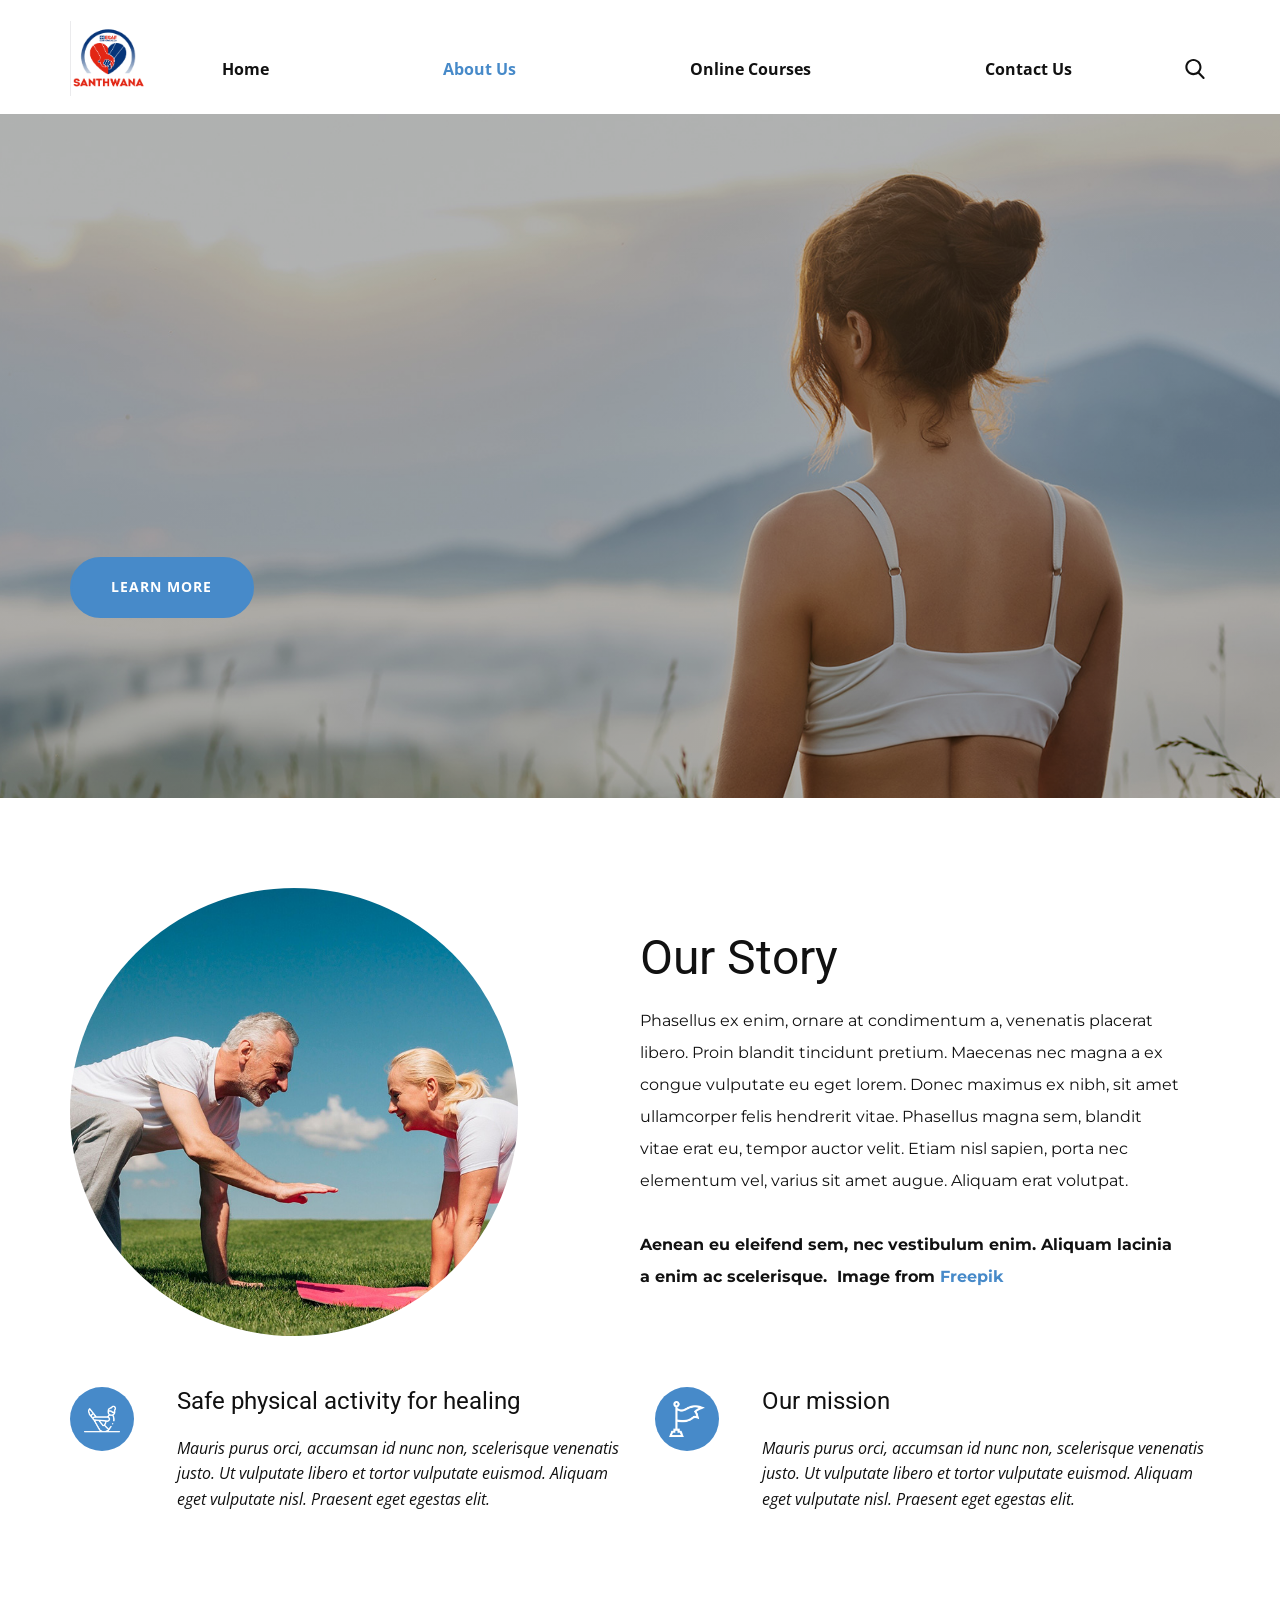
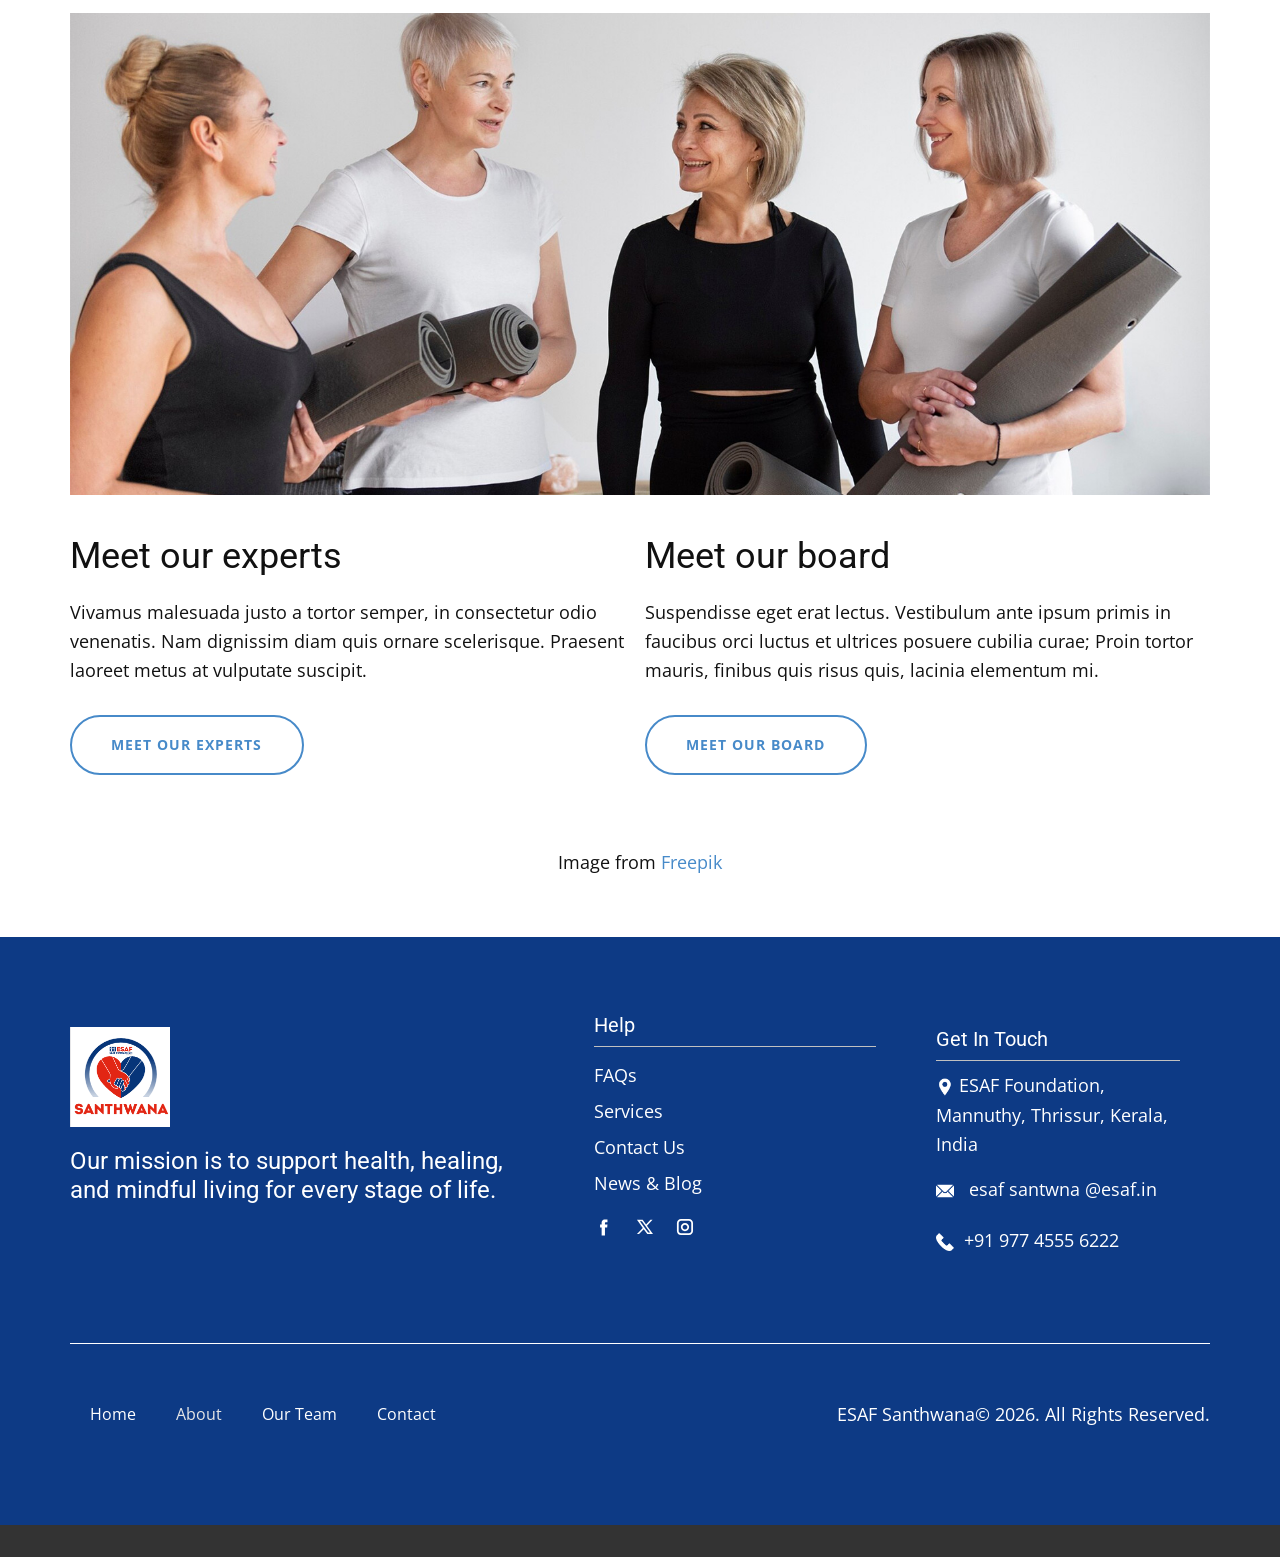
<file: About.html>
<!DOCTYPE html>
<html style="font-size: 16px;" lang="en"><head>
    <meta name="viewport" content="width=device-width, initial-scale=1.0">
    <meta charset="utf-8">
    <meta name="keywords" content="​Energy, Balance &amp;amp; Wellness in One Place, ​Our Story">
    <meta name="description" content="">
    <title>About</title>
    <link rel="stylesheet" href="nicepage.css" media="screen">
<link rel="stylesheet" href="About.css" media="screen">
    <script class="u-script" type="text/javascript" src="jquery.js" defer=""></script>
    <script class="u-script" type="text/javascript" src="nicepage.js" defer=""></script>
    <meta name="generator" content="Nicepage 8.6.2, nicepage.com">
    
    
    
    
    
    <link id="u-page-google-font" rel="stylesheet" href="https://fonts.googleapis.com/css2?display=swap&amp;family=Roboto:ital,wght@0,100;0,200;0,300;0,400;0,500;0,600;0,700;0,800;0,900;1,100;1,200;1,300;1,400;1,500;1,600;1,700;1,800;1,900&amp;family=Open+Sans:ital,wght@0,300;0,400;0,500;0,600;0,700;0,800;1,300;1,400;1,500;1,600;1,700;1,800&amp;family=Montserrat:ital,wght@0,100;0,200;0,300;0,400;0,500;0,600;0,700;0,800;0,900;1,100;1,200;1,300;1,400;1,500;1,600;1,700;1,800;1,900">
    <script type="application/ld+json">{
		"@context": "http://schema.org",
		"@type": "Organization",
		"name": "",
		"logo": "images/Logosanthwana.png",
		"sameAs": [
				"https://facebook.com/name",
				"https://twitter.com/name",
				"https://instagram.com/name"
		]
}</script>
    <meta name="theme-color" content="#478ac9">
    <meta name="twitter:site" content="@">
    <meta name="twitter:card" content="summary_large_image">
    <meta name="twitter:title" content="About">
    <meta name="twitter:description" content="">
    <meta property="og:title" content="About">
    <meta property="og:type" content="website">
  <meta data-intl-tel-input-cdn-path="intlTelInput/"></head>
  <body data-path-to-root="./" data-include-products="false" class="u-body u-clearfix u-xl-mode" data-lang="en"><header class="u-clearfix u-header u-header" id="header"><div class="u-clearfix u-sheet u-valign-middle-lg u-valign-middle-md u-valign-middle-sm u-valign-middle-xs u-valign-middle-xxl u-sheet-1">
        <a href="#" class="u-image u-logo u-image-1" data-image-width="199" data-image-height="198">
          <img src="images/Logosanthwana.png" class="u-logo-image u-logo-image-1">
        </a>
        <nav class="u-menu u-menu-one-level u-offcanvas u-menu-1" role="navigation" aria-label="Menu navigation">
          <div class="menu-collapse" style="font-size: 1rem; letter-spacing: 0px; font-weight: 700;">
            <a class="u-button-style u-custom-left-right-menu-spacing u-custom-padding-bottom u-custom-text-hover-color u-custom-top-bottom-menu-spacing u-hamburger-link u-nav-link u-text-active-palette-1-base u-text-hover-palette-2-base" href="#" tabindex="-1" aria-label="Open menu" aria-controls="261f">
              <svg class="u-svg-link" viewBox="0 0 24 24"><use xlink:href="#menu-hamburger"></use></svg>
              <svg class="u-svg-content" version="1.1" id="menu-hamburger" viewBox="0 0 16 16" x="0px" y="0px" xmlns:xlink="http://www.w3.org/1999/xlink" xmlns="http://www.w3.org/2000/svg"><g><rect y="1" width="16" height="2"></rect><rect y="7" width="16" height="2"></rect><rect y="13" width="16" height="2"></rect>
</g></svg>
            </a>
          </div>
          <div class="u-custom-menu u-nav-container">
            <ul class="u-nav u-unstyled u-nav-1" role="menubar"><li role="none" class="u-nav-item"><a role="menuitem" class="u-button-style u-nav-link u-text-active-palette-1-base u-text-hover-palette-1-base u-nav-link-2" href="./">Home</a>
</li><li role="none" class="u-nav-item"><a role="menuitem" class="u-button-style u-nav-link u-text-active-palette-1-base u-text-hover-palette-1-base u-nav-link-2" href="About.html">About Us</a>
</li><li role="none" class="u-nav-item"><a tabindex="-1" role="menuitem" class="u-button-style u-nav-link u-text-active-palette-1-base u-text-hover-palette-1-base u-nav-link-2">Online Courses</a>
</li><li role="none" class="u-nav-item"><a tabindex="-1" role="menuitem" class="u-button-style u-nav-link u-text-active-palette-1-base u-text-hover-palette-1-base u-nav-link-2" href="#">Contact Us</a>
</li></ul>
          </div>
          <div class="u-custom-menu u-nav-container-collapse" id="261f" role="region" aria-label="Menu panel">
            <div class="u-black u-container-style u-inner-container-layout u-opacity u-opacity-95 u-sidenav">
              <div class="u-inner-container-layout u-sidenav-overflow">
                <div class="u-menu-close" tabindex="-1" aria-label="Close menu"></div>
                <ul class="u-align-center u-nav u-popupmenu-items u-unstyled u-nav-2" role="menubar"><li role="none" class="u-nav-item"><a role="menuitem" class="u-button-style u-nav-link" href="./">Home</a>
</li><li role="none" class="u-nav-item"><a role="menuitem" class="u-button-style u-nav-link" href="About.html">About Us</a>
</li><li role="none" class="u-nav-item"><a tabindex="-1" role="menuitem" class="u-button-style u-nav-link">Online Courses</a>
</li><li role="none" class="u-nav-item"><a tabindex="-1" role="menuitem" class="u-button-style u-nav-link" href="#">Contact Us</a>
</li></ul>
              </div>
            </div>
            <div class="u-black u-menu-overlay u-opacity u-opacity-70"></div>
          </div>
        </nav>
        <form action="#" class="u-search u-search-layout-icon u-search-left u-search-1" data-search-token="no-license" data-href="search/search.html" data-page-id="97988421">
          <div class="u-search-overlay"></div>
          <button class="u-search-button" type="submit"><span class="u-search-icon u-search-icon-1">
              <svg class="u-svg-link" preserveAspectRatio="xMidYMin slice" viewBox="0 0 56.966 56.966"><use xlink:href="#svg-8e85"></use></svg>
              <svg xmlns="http://www.w3.org/2000/svg" xmlns:xlink="http://www.w3.org/1999/xlink" version="1.1" id="svg-8e85" x="0px" y="0px" viewBox="0 0 56.966 56.966" style="enable-background:new 0 0 56.966 56.966;" xml:space="preserve" class="u-svg-content"><path d="M55.146,51.887L41.588,37.786c3.486-4.144,5.396-9.358,5.396-14.786c0-12.682-10.318-23-23-23s-23,10.318-23,23  s10.318,23,23,23c4.761,0,9.298-1.436,13.177-4.162l13.661,14.208c0.571,0.593,1.339,0.92,2.162,0.92  c0.779,0,1.518-0.297,2.079-0.837C56.255,54.982,56.293,53.08,55.146,51.887z M23.984,6c9.374,0,17,7.626,17,17s-7.626,17-17,17  s-17-7.626-17-17S14.61,6,23.984,6z"></path></svg></span>
          </button>
          <input class="u-search-input" type="search" name="search" value="" placeholder="Search">
        </form>
      </div></header>
    <section class="skrollable skrollable-between u-align-center u-clearfix u-container-align-center u-image u-shading u-section-1" src="" data-image-width="1980" data-image-height="857" id="block-1">
      <div class="u-clearfix u-sheet u-valign-middle u-sheet-1">
        <h1 class="u-align-left u-text u-text-1" data-animation-name="customAnimationIn" data-animation-duration="1500"> Energy, Balance &amp; Wellness in One Place</h1>
        <p class="u-align-left u-large-text u-text u-text-variant u-text-2" data-animation-name="customAnimationIn" data-animation-duration="1500" data-animation-delay="250"> Your journey to health and wellbeing starts here.&nbsp;Praesent mattis, lorem ac tempor mollis, arcu velit bibendum neque, nec suscipit leo nulla imperdiet velit.</p>
        <a href="" class="u-active-palette-2-base u-align-left u-border-2 u-border-active-palette-2-base u-border-hover-palette-2-base u-border-palette-1-base u-btn u-btn-round u-button-style u-hover-palette-2-base u-palette-1-base u-radius u-btn-1">learn more</a>
        <p class="u-align-left u-text u-text-default u-text-3" data-animation-name="customAnimationIn" data-animation-duration="1500" data-animation-delay="500">Image from&nbsp;<a href="https://www.freepik.com" class="u-active-none u-border-1 u-border-active-palette-1-light-2 u-border-hover-palette-1-light-2 u-border-no-left u-border-no-right u-border-no-top u-border-white u-bottom-left-radius-0 u-bottom-right-radius-0 u-btn u-button-link u-button-style u-hover-none u-none u-radius-0 u-text-body-alt-color u-top-left-radius-0 u-top-right-radius-0 u-btn-2" target="_blank">Freepik</a>
        </p>
      </div>
      <style data-mode="XXL">@media (max-width: 0px) {
   .u-section-1 {
    background-image: linear-gradient(0deg, rgba(0, 0, 0, 0.3), rgba(0, 0, 0, 0.3)), url('images/smart-pensive-redhead-hipster-with-full-beard-glasses-dressed-casual-clothes-poses-with-hand-chin-studio-isolated-dark-background5-min.jpg');
    background-position: 50% 50%;
  }
  .u-section-1 .u-sheet-1 {
    min-height: 792px;
  }
  .u-section-1 .u-text-1 {
    text-shadow: 2px 2px 8px rgba(0,0,0,0.4);
    --animation-custom_in-translate_x: 300px;
    --animation-custom_in-translate_y: 0px;
    --animation-custom_in-opacity: 0;
    --animation-custom_in-rotate: 0deg;
    --animation-custom_in-scale: 0.3;
    font-size: 5.625rem;
    text-transform: uppercase;
    font-weight: 700;
    margin-top: 60px;
    margin-right: 525px;
    margin-bottom: 0;
    margin-left: 0;
  }
  .u-section-1 .u-text-2 {
    text-shadow: 2px 2px 8px rgba(0,0,0,0.4);
    --animation-custom_in-translate_x: 300px;
    --animation-custom_in-translate_y: 0px;
    --animation-custom_in-opacity: 0;
    --animation-custom_in-rotate: 0deg;
    --animation-custom_in-scale: 0.3;
    margin-top: 30px;
    margin-right: 525px;
    margin-bottom: 0;
    margin-left: 0;
  }
  .u-block-bde2-10 {
    text-transform: uppercase;
    font-weight: 700;
    letter-spacing: 2px;
    font-size: 1rem;
    background-image: none;
    --animation-custom_in-translate_x: 300px;
    --animation-custom_in-translate_y: 0px;
    --animation-custom_in-opacity: 0;
    --animation-custom_in-rotate: 0deg;
    --animation-custom_in-scale: 1;
    margin-top: 45px;
    margin-right: auto;
    margin-bottom: 0;
    margin-left: 0;
    padding-top: 18px;
    padding-right: 42px;
    padding-bottom: 18px;
    padding-left: 41px;
  }
  .u-section-1 .u-text-3 {
    --animation-custom_in-translate_x: 300px;
    --animation-custom_in-translate_y: 0px;
    --animation-custom_in-opacity: 0;
    --animation-custom_in-rotate: 0deg;
    --animation-custom_in-scale: 0.3;
    margin-top: 45px;
    margin-right: auto;
    margin-bottom: 60px;
    margin-left: 0;
  }
  .u-section-1 .u-btn-2 {
    background-image: none;
    border-style: solid;
    margin-left: auto;
    padding-top: 0;
    padding-bottom: 0;
    padding-left: 0;
    padding-right: 0;
  }
}</style>
    </section>
    <section class="u-align-left u-clearfix u-container-align-left u-section-2" id="block-2">
      <div class="u-clearfix u-sheet u-valign-middle u-sheet-1">
        <div class="data-layout-selected u-clearfix u-expanded-width u-layout-wrap u-layout-wrap-1">
          <div class="u-layout">
            <div class="u-layout-row">
              <div class="u-align-left u-container-align-left u-container-style u-layout-cell u-size-30-lg u-size-30-xl u-size-60-md u-size-60-sm u-size-60-xs u-layout-cell-1">
                <div class="u-container-layout u-valign-top u-container-layout-1">
                  <div class="u-image u-image-circle u-image-1" alt="" data-image-width="800" data-image-height="695"></div>
                </div>
              </div>
              <div class="u-align-left u-container-align-left u-container-style u-layout-cell u-size-30-lg u-size-30-xl u-size-60-md u-size-60-sm u-size-60-xs u-layout-cell-2">
                <div class="u-container-layout u-valign-middle u-container-layout-2">
                  <h2 class="u-text u-text-default u-text-1"> Our Story</h2>
                  <p class="u-custom-font u-font-montserrat u-text u-text-2"> Phasellus ex enim, ornare at condimentum a, venenatis placerat libero. Proin blandit tincidunt pretium. Maecenas nec magna a ex congue vulputate eu eget lorem. Donec maximus ex nibh, sit amet ullamcorper felis hendrerit vitae. Phasellus magna sem, blandit vitae erat eu, tempor auctor velit. Etiam nisl sapien, porta nec elementum vel, varius sit amet augue. Aliquam erat volutpat.<br>
                    <br><span style="font-weight: 700;">Aenean eu eleifend sem, nec vestibulum enim. Aliquam lacinia a enim ac scelerisque.&nbsp; Image from <a href="https://www.freepik.com/" class="u-active-none u-border-none u-btn u-button-link u-button-style u-hover-none u-none u-text-palette-1-base u-btn-1">Freepik</a></span>
                  </p>
                </div>
              </div>
            </div>
          </div>
        </div>
        <div class="u-expanded-width u-list u-list-1">
          <div class="u-repeater u-repeater-1">
            <div class="u-align-left u-container-align-left u-container-style u-list-item u-repeater-item">
              <div class="u-container-layout u-similar-container u-valign-top u-container-layout-3"><span class="u-file-icon u-icon u-icon-circle u-palette-1-base u-text-white u-icon-1"><img src="images/2983018-621e9187.png" alt=""></span>
                <h4 class="u-text u-text-3"> Safe physical activity for healing</h4>
                <p class="u-text u-text-4"> Mauris purus orci, accumsan id nunc non, scelerisque venenatis justo. Ut vulputate libero et tortor vulputate euismod. Aliquam eget vulputate nisl. Praesent eget egestas elit.</p>
              </div>
            </div>
            <div class="u-align-left u-container-align-left u-container-style u-list-item u-repeater-item">
              <div class="u-container-layout u-similar-container u-valign-top u-container-layout-4"><span class="u-file-icon u-icon u-icon-circle u-palette-1-base u-text-white u-icon-2"><img src="images/3173732-7a583aef.png" alt=""></span>
                <h4 class="u-text u-text-5"> Our mission</h4>
                <p class="u-text u-text-6"> Mauris purus orci, accumsan id nunc non, scelerisque venenatis justo. Ut vulputate libero et tortor vulputate euismod. Aliquam eget vulputate nisl. Praesent eget egestas elit.</p>
              </div>
            </div>
          </div>
        </div>
      </div>
    </section>
    <section class="u-clearfix u-container-align-center u-section-3" id="block-3">
      <div class="u-clearfix u-sheet u-sheet-1">
        <img class="u-expanded-width u-image u-image-default u-image-1" src="images/our-team.jpg" alt="" data-image-width="1700" data-image-height="1056">
        <div class="u-expanded-width u-list u-list-1">
          <div class="u-repeater u-repeater-1">
            <div class="u-container-align-left u-container-style u-list-item u-repeater-item">
              <div class="u-container-layout u-similar-container u-valign-top u-container-layout-1">
                <h3 class="u-align-left u-text u-text-default u-text-1"> Meet our experts</h3>
                <p class="u-align-left u-text u-text-default u-text-2"> Vivamus malesuada justo a tortor semper, in consectetur odio venenatis. Nam dignissim diam quis ornare scelerisque. Praesent laoreet metus at vulputate suscipit.</p>
                <a href="" class="u-active-palette-2-base u-align-left u-border-2 u-border-active-palette-2-base u-border-hover-palette-2-base u-border-palette-1-base u-btn u-btn-round u-button-style u-hover-palette-2-base u-none u-radius u-btn-1"> Meet our experts</a>
              </div>
            </div>
            <div class="u-container-align-left u-container-style u-list-item u-repeater-item">
              <div class="u-container-layout u-similar-container u-valign-top u-container-layout-2">
                <h3 class="u-align-left u-text u-text-default u-text-3"> Meet our board</h3>
                <p class="u-align-left u-text u-text-default u-text-4"> Suspendisse eget erat lectus. Vestibulum ante ipsum primis in faucibus orci luctus et ultrices posuere cubilia curae; Proin tortor mauris, finibus quis risus quis, lacinia elementum mi.</p>
                <a href="" class="u-active-palette-2-base u-align-left u-border-2 u-border-active-palette-2-base u-border-hover-palette-2-base u-border-palette-1-base u-btn u-btn-round u-button-style u-hover-palette-2-base u-none u-radius u-btn-2"> Meet our board</a>
              </div>
            </div>
          </div>
        </div>
        <p class="u-align-center u-text u-text-default u-text-5">Image from <a href="https://www.freepik.com/" class="u-active-none u-border-none u-btn u-button-link u-button-style u-hover-none u-none u-text-palette-1-base u-btn-3">Freepik</a>
        </p>
      </div>
    </section>
    
    
    
    <footer class="u-align-center-sm u-align-center-xs u-clearfix u-color-var u-container-align-center u-footer u-footer" id="footer"><div class="u-clearfix u-sheet u-valign-middle u-sheet-1">
        <div class="data-layout-selected u-clearfix u-expanded-width u-layout-wrap u-layout-wrap-1">
          <div class="u-gutter-0 u-layout">
            <div class="u-layout-row">
              <div class="u-container-align-left-lg u-container-align-left-md u-container-align-left-sm u-container-align-left-xl u-container-style u-layout-cell u-shape-rectangle u-size-26-lg u-size-26-xl u-size-26-xxl u-size-40-md u-size-40-sm u-size-40-xs u-layout-cell-1">
                <div class="u-container-layout u-valign-top-lg u-valign-top-md u-valign-top-sm u-valign-top-xs u-container-layout-1">
                  <a href="" class="u-image u-logo u-image-1" data-image-width="199" data-image-height="198">
                    <img src="images/Logosanthwana.png" class="u-logo-image u-logo-image-1">
                  </a>
                  <h4 class="u-align-left u-text u-text-default u-text-white u-text-1"> Our mission is to support health, healing, and mindful living for every stage of life.</h4>
                </div>
              </div>
              <div class="u-container-style u-layout-cell u-shape-rectangle u-size-18-lg u-size-18-xl u-size-18-xxl u-size-20-md u-size-20-sm u-size-20-xs u-layout-cell-2">
                <div class="u-container-layout u-valign-top u-container-layout-2">
                  <h5 class="u-align-left u-text u-text-body-alt-color u-text-2"> Help</h5>
                  <div class="u-align-left u-border-1 u-border-grey-25 u-border-no-bottom u-border-no-left u-expanded-width u-line u-line-horizontal u-line-1"></div>
                  <p class="u-align-left u-text u-text-3">
                    <a href="#" class="u-active-none u-border-1 u-border-active-white u-border-hover-white u-border-no-left u-border-no-right u-border-no-top u-btn u-button-link u-button-style u-hover-none u-none u-text-active-grey-10 u-text-body-alt-color u-text-hover-grey-10 u-btn-1" title="#" data-animation-name="" data-animation-duration="0" data-animation-delay="0" data-animation-direction=""> FAQs</a>
                    <a href="#" class="u-active-none u-border-1 u-border-active-white u-border-hover-white u-border-no-left u-border-no-right u-border-no-top u-btn u-button-link u-button-style u-hover-none u-none u-text-active-grey-10 u-text-body-alt-color u-text-hover-grey-10 u-btn-2" title="#" data-animation-name="" data-animation-duration="0" data-animation-delay="0" data-animation-direction="">
                      <br>Services
                    </a>
                    <br>
                    <a href="#" class="u-active-none u-border-1 u-border-active-white u-border-hover-white u-border-no-left u-border-no-right u-border-no-top u-btn u-button-link u-button-style u-hover-none u-none u-text-active-grey-10 u-text-body-alt-color u-text-hover-grey-10 u-btn-3" title="#" data-animation-name="" data-animation-duration="0" data-animation-delay="0" data-animation-direction=""> Contact Us<br>
                    </a>
                    <a href="#" class="u-active-none u-border-1 u-border-active-white u-border-hover-white u-border-no-left u-border-no-right u-border-no-top u-btn u-button-link u-button-style u-hover-none u-none u-text-active-grey-10 u-text-body-alt-color u-text-hover-grey-10 u-btn-4" data-animation-name="" data-animation-duration="0" data-animation-delay="0" data-animation-direction=""> News &amp; Blog</a>
                    <br>
                  </p>
                  <div class="u-social-icons u-social-icons-1">
                    <a class="u-social-url" title="facebook" target="_blank" href="https://facebook.com/name"><span class="u-icon u-social-facebook u-social-icon u-text-white u-icon-1"><svg class="u-svg-link" preserveAspectRatio="xMidYMin slice" viewBox="0 0 112 112" style=""><use xlink:href="#svg-58df"></use></svg><svg class="u-svg-content" viewBox="0 0 112 112" x="0" y="0" id="svg-58df"><path fill="currentColor" d="M75.5,28.8H65.4c-1.5,0-4,0.9-4,4.3v9.4h13.9l-1.5,15.8H61.4v45.1H42.8V58.3h-8.8V42.4h8.8V32.2
c0-7.4,3.4-18.8,18.8-18.8h13.8v15.4H75.5z"></path></svg></span>
                    </a>
                    <a class="u-social-url" title="twitter" target="_blank" href="https://twitter.com/name"><span class="u-icon u-social-icon u-social-twitter u-text-white u-icon-2"><svg class="u-svg-link" preserveAspectRatio="xMidYMin slice" viewBox="0 0 112.2 112.2" style=""><use xlink:href="#svg-e10a"></use></svg><svg class="u-svg-content" viewBox="0 0 112.2 112.2" x="0px" y="0px" id="svg-e10a"><path d="M67.1,49.1L98.6,16h-12L62,42L43.2,16H11l32.8,45.2L11,96h11.6l26.3-27.7L69.1,96H101L67.1,49.1z M55,61.9l-5.1-7L27.5,24.4
	h11.4l17.3,23.8l5.1,7.1l23.4,32.2H73.8L55,61.9z"></path></svg></span>
                    </a>
                    <a class="u-social-url" title="instagram" target="_blank" href="https://instagram.com/name"><span class="u-icon u-social-icon u-social-instagram u-text-white u-icon-3"><svg class="u-svg-link" preserveAspectRatio="xMidYMin slice" viewBox="0 0 112 112" style=""><use xlink:href="#svg-3bdf"></use></svg><svg class="u-svg-content" viewBox="0 0 112 112" x="0" y="0" id="svg-3bdf"><path fill="currentColor" d="M55.9,32.9c-12.8,0-23.2,10.4-23.2,23.2s10.4,23.2,23.2,23.2s23.2-10.4,23.2-23.2S68.7,32.9,55.9,32.9z
	 M55.9,69.4c-7.4,0-13.3-6-13.3-13.3c-0.1-7.4,6-13.3,13.3-13.3s13.3,6,13.3,13.3C69.3,63.5,63.3,69.4,55.9,69.4z"></path><path fill="currentColor" d="M78.2,11H33.5C21,11,10.8,21.3,10.8,33.7v44.7c0,12.6,10.2,22.8,22.7,22.8h44.7c12.6,0,22.7-10.2,22.7-22.7
	V33.7C100.8,21.1,90.6,11,78.2,11z M91,78.4c0,7.1-5.8,12.8-12.8,12.8H33.5c-7.1,0-12.8-5.8-12.8-12.8V33.7
	c0-7.1,5.8-12.8,12.8-12.8h44.7c7.1,0,12.8,5.8,12.8,12.8V78.4z"></path></svg></span>
                    </a>
                  </div>
                </div>
              </div>
              <div class="u-container-style u-layout-cell u-shape-rectangle u-size-16-lg u-size-16-xl u-size-16-xxl u-size-60-md u-size-60-sm u-size-60-xs u-layout-cell-3">
                <div class="u-container-layout u-valign-top u-container-layout-3">
                  <h5 class="u-align-left u-text u-text-white u-text-4"> Get In Touch</h5>
                  <div class="u-align-left u-border-1 u-border-grey-25 u-border-no-bottom u-border-no-left u-expanded-width u-line u-line-horizontal u-line-2" data-animation-name="" data-animation-duration="0" data-animation-delay="0" data-animation-direction=""></div>
                  <p class="u-align-left u-text u-text-white u-text-5"><span class="u-file-icon u-icon u-text-white u-icon-4"><img src="images/1-b26c8bb7.png" alt=""></span>ESAF Foundation, Mannuthy, Thrissur, Kerala, India
                  </p>
                  <p class="u-align-left u-text u-text-default u-text-6"><span class="u-file-icon u-icon u-text-white u-icon-5"><img src="images/2-a85e65c4.png" alt=""></span>&nbsp; <a href="mailto:hi@car.repair.com" class="u-active-none u-border-1 u-border-active-white u-border-hover-white u-border-no-left u-border-no-right u-border-no-top u-btn u-button-link u-button-style u-hover-none u-none u-text-active-grey-10 u-text-body-alt-color u-text-hover-grey-10 u-btn-5" data-animation-name="" data-animation-duration="0" data-animation-delay="0" data-animation-direction="">esaf santwna @esaf.in</a>
                  </p>
                  <p class="u-align-left u-text u-text-7">
                    <a href="tel:+12345678910" class="u-active-none u-border-1 u-border-active-white u-border-hover-white u-border-no-left u-border-no-right u-border-no-top u-btn u-button-link u-button-style u-hover-none u-none u-text-active-grey-10 u-text-body-alt-color u-text-hover-grey-10 u-btn-6" data-animation-name="" data-animation-duration="0" data-animation-delay="0" data-animation-direction=""><span class="u-file-icon u-icon u-text-white u-icon-6"><img src="images/3-c91f3b92.png" alt=""></span> +91&nbsp;977 4555 6222
                    </a>
                  </p>
                </div>
              </div>
            </div>
          </div>
        </div>
        <div class="u-align-center u-border-1 u-border-white u-expanded-width u-line u-line-horizontal u-line-3"></div>
        <div class="data-layout-selected u-clearfix u-expanded-width u-layout-custom-xs u-layout-wrap u-layout-wrap-2">
          <div class="u-layout">
            <div class="u-layout-row">
              <div class="u-container-style u-layout-cell u-size-14-xs u-size-30-lg u-size-30-xl u-size-30-xxl u-size-60-md u-size-60-sm u-layout-cell-4">
                <div class="u-container-layout u-valign-middle u-container-layout-4">
                  <nav class="u-menu u-menu-one-level u-offcanvas u-menu-1" data-responsive-from="XS" role="navigation">
                    <div class="menu-collapse">
                      <a class="u-button-style u-custom-text-color u-hamburger-link u-nav-link" aria-label="Open menu" aria-controls="e226" href="#">
                        <svg class="u-svg-link" viewBox="0 0 24 24"><use xlink:href="#svg-23e0"></use></svg>
                        <svg class="u-svg-content" version="1.1" id="svg-23e0" viewBox="0 0 16 16" x="0px" y="0px" xmlns:xlink="http://www.w3.org/1999/xlink" xmlns="http://www.w3.org/2000/svg"><g><rect y="1" width="16" height="2"></rect><rect y="7" width="16" height="2"></rect><rect y="13" width="16" height="2"></rect>
</g></svg>
                      </a>
                    </div>
                    <div class="u-custom-menu u-nav-container">
                      <ul class="u-nav u-unstyled" role="menubar"><li role="none" class="u-nav-item"><a tabindex="-1" role="menuitem" class="u-button-style u-nav-link u-text-white" href="#" aria-haspopup="true">Home</a>
</li><li role="none" class="u-nav-item"><a tabindex="-1" role="menuitem" class="u-button-style u-nav-link u-text-white" href="#">About</a>
</li><li role="none" class="u-nav-item"><a tabindex="-1" role="menuitem" class="u-button-style u-nav-link u-text-white" href="#">Our Team</a>
</li><li role="none" class="u-nav-item"><a tabindex="-1" role="menuitem" class="u-button-style u-nav-link u-text-white" href="#">Contact</a>
</li></ul>
                    </div>
                    <div id="e226" role="region" aria-label="Menu panel" class="u-custom-menu u-nav-container-collapse">
                      <div class="u-black u-container-style u-inner-container-layout u-opacity u-opacity-95 u-sidenav">
                        <div class="u-inner-container-layout u-sidenav-overflow">
                          <div class="u-menu-close" aria-label="Close menu"></div>
                          <ul class="u-align-center u-nav u-popupmenu-items u-unstyled u-nav-2" role="menubar"><li role="none" class="u-nav-item"><a tabindex="-1" role="menuitem" class="u-button-style u-nav-link" href="#" aria-haspopup="true">Home</a>
</li><li role="none" class="u-nav-item"><a tabindex="-1" role="menuitem" class="u-button-style u-nav-link" href="#">About</a>
</li><li role="none" class="u-nav-item"><a tabindex="-1" role="menuitem" class="u-button-style u-nav-link" href="#">Our Team</a>
</li><li role="none" class="u-nav-item"><a tabindex="-1" role="menuitem" class="u-button-style u-nav-link" href="#">Contact</a>
</li></ul>
                        </div>
                      </div>
                      <div class="u-black u-menu-overlay u-opacity u-opacity-70"></div>
                    </div>
                    <style class="menu-style">@media (max-width: 539px) {
                    [data-responsive-from="XS"] .u-nav-container {
                        display: none;
                    }
                    [data-responsive-from="XS"] .menu-collapse {
                        display: block;
                    }
                }</style>
                  </nav>
                </div>
              </div>
              <div class="u-container-align-left-md u-container-align-left-sm u-container-align-left-xs u-container-align-right-lg u-container-align-right-xl u-container-align-right-xxl u-container-style u-layout-cell u-size-30-lg u-size-30-xl u-size-30-xxl u-size-46-xs u-size-60-md u-size-60-sm u-layout-cell-5">
                <div class="u-container-layout u-valign-middle u-container-layout-5">
                  <p class="u-align-left-md u-align-left-sm u-align-left-xs u-align-right-lg u-align-right-xl u-align-right-xxl u-text u-text-default u-text-white u-text-8">ESAF Santhwana© 2026. All Rights Reserved.</p>
                </div>
              </div>
            </div>
          </div>
        </div>
      </div></footer>
    <section class="u-backlink u-clearfix u-grey-80"></section>
  
</body></html>
</file>
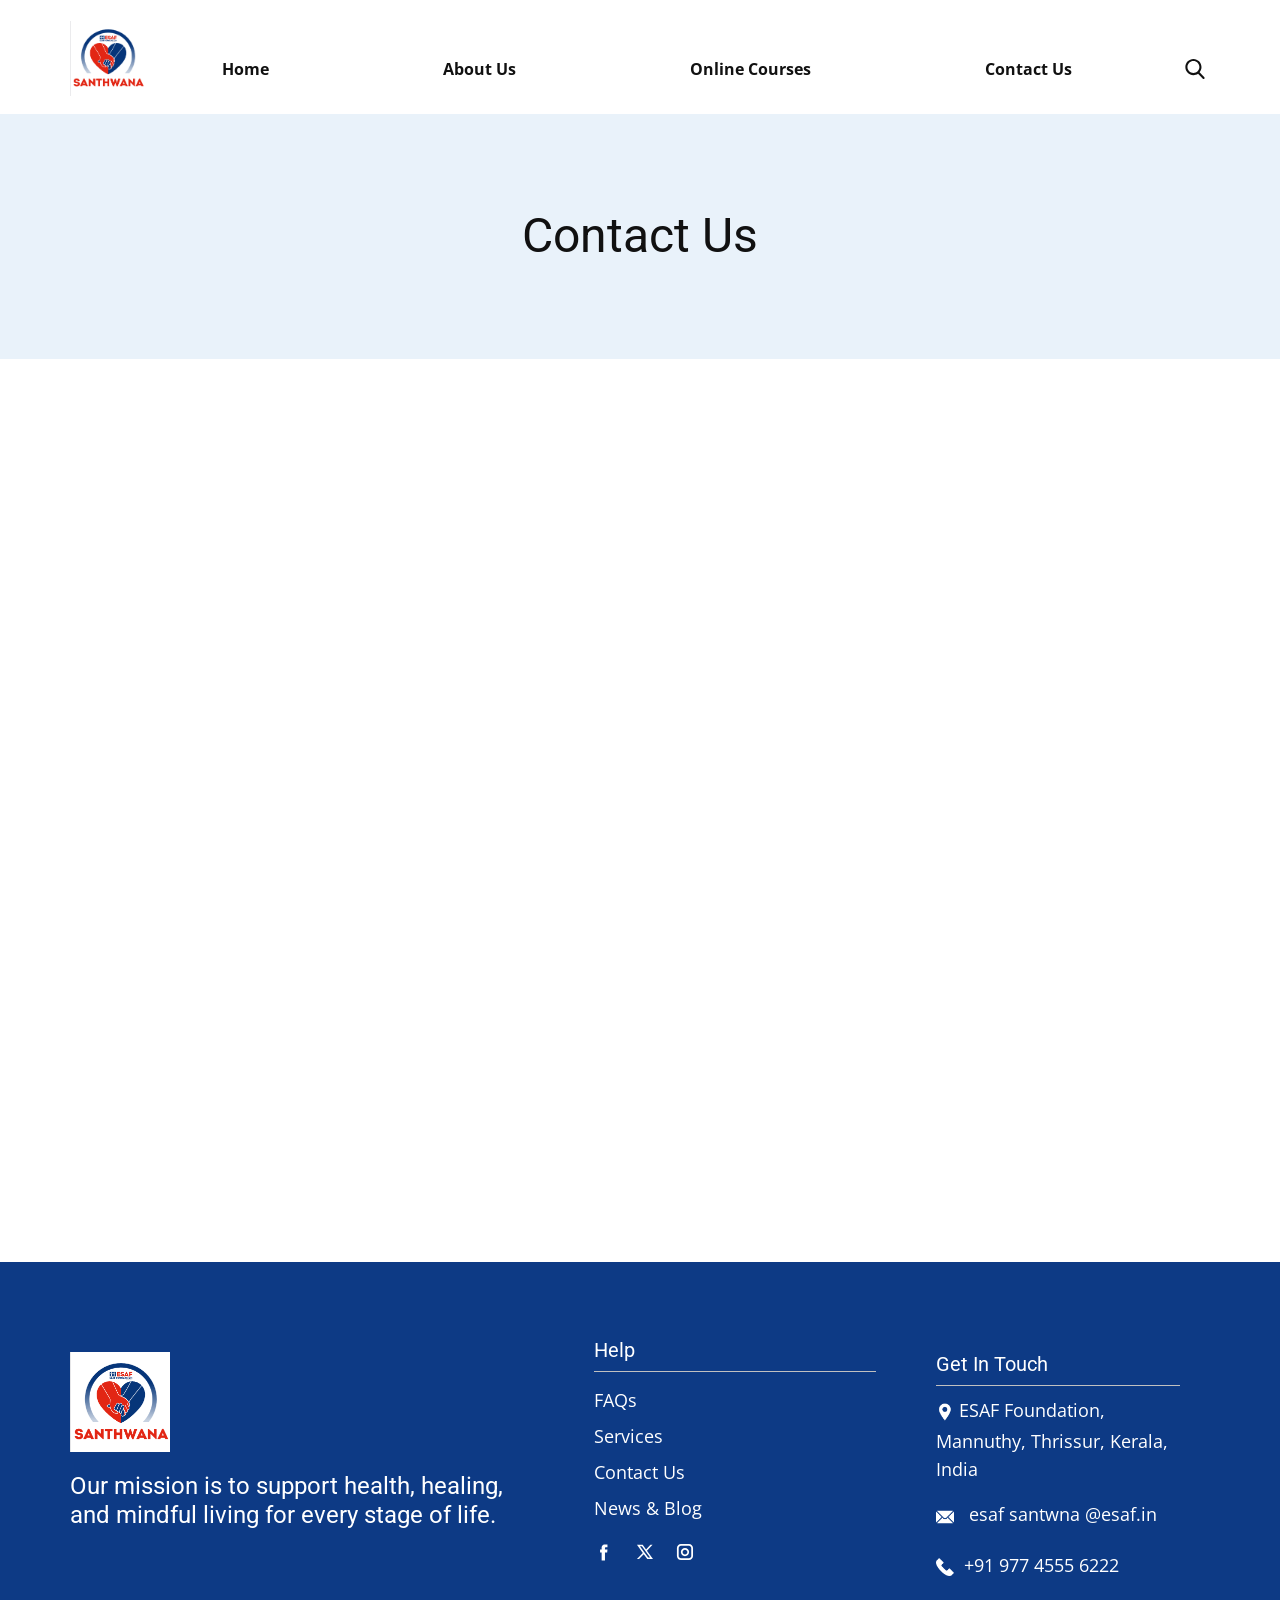
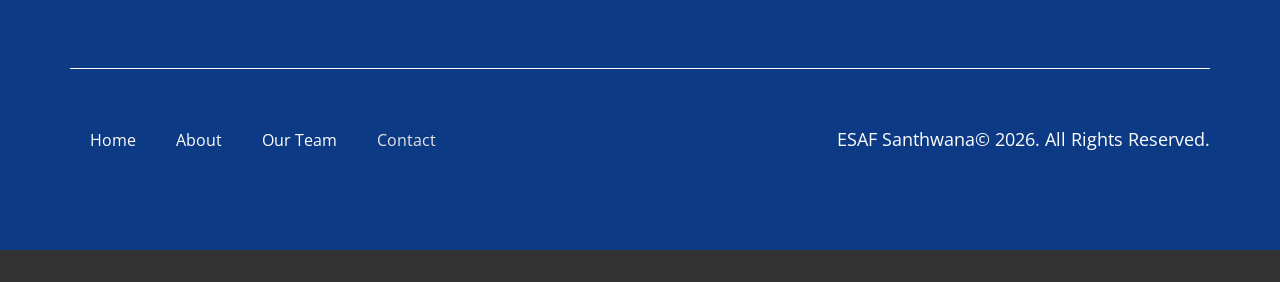
<file: Contact.html>
<!DOCTYPE html>
<html style="font-size: 16px;" lang="en"><head>
    <meta name="viewport" content="width=device-width, initial-scale=1.0">
    <meta charset="utf-8">
    <meta name="keywords" content="Contact Us">
    <meta name="description" content="">
    <title>Contact</title>
    <link rel="stylesheet" href="nicepage.css" media="screen">
<link rel="stylesheet" href="Contact.css" media="screen">
    <script class="u-script" type="text/javascript" src="jquery.js" defer=""></script>
    <script class="u-script" type="text/javascript" src="nicepage.js" defer=""></script>
    <meta name="generator" content="Nicepage 8.6.2, nicepage.com">
    
    
    
    
    <link id="u-page-google-font" rel="stylesheet" href="https://fonts.googleapis.com/css2?display=swap&amp;family=Roboto:ital,wght@0,100;0,200;0,300;0,400;0,500;0,600;0,700;0,800;0,900;1,100;1,200;1,300;1,400;1,500;1,600;1,700;1,800;1,900&amp;family=Open+Sans:ital,wght@0,300;0,400;0,500;0,600;0,700;0,800;1,300;1,400;1,500;1,600;1,700;1,800">
    <script type="application/ld+json">{
		"@context": "http://schema.org",
		"@type": "Organization",
		"name": "",
		"logo": "images/Logosanthwana.png",
		"sameAs": [
				"https://facebook.com/name",
				"https://twitter.com/name",
				"https://instagram.com/name"
		]
}</script>
    <meta name="theme-color" content="#478ac9">
    <meta name="twitter:site" content="@">
    <meta name="twitter:card" content="summary_large_image">
    <meta name="twitter:title" content="Contact">
    <meta name="twitter:description" content="">
    <meta property="og:title" content="Contact">
    <meta property="og:type" content="website">
  <meta name="referrer" content="origin"><meta data-intl-tel-input-cdn-path="intlTelInput/"></head>
  <body data-path-to-root="./" data-include-products="false" class="u-body u-clearfix u-xl-mode" data-lang="en"><header class="u-clearfix u-header u-header" id="header"><div class="u-clearfix u-sheet u-valign-middle-lg u-valign-middle-md u-valign-middle-sm u-valign-middle-xs u-valign-middle-xxl u-sheet-1">
        <a href="#" class="u-image u-logo u-image-1" data-image-width="199" data-image-height="198">
          <img src="images/Logosanthwana.png" class="u-logo-image u-logo-image-1">
        </a>
        <nav class="u-menu u-menu-one-level u-offcanvas u-menu-1" role="navigation" aria-label="Menu navigation">
          <div class="menu-collapse" style="font-size: 1rem; letter-spacing: 0px; font-weight: 700;">
            <a class="u-button-style u-custom-left-right-menu-spacing u-custom-padding-bottom u-custom-text-hover-color u-custom-top-bottom-menu-spacing u-hamburger-link u-nav-link u-text-active-palette-1-base u-text-hover-palette-2-base" href="#" tabindex="-1" aria-label="Open menu" aria-controls="261f">
              <svg class="u-svg-link" viewBox="0 0 24 24"><use xlink:href="#menu-hamburger"></use></svg>
              <svg class="u-svg-content" version="1.1" id="menu-hamburger" viewBox="0 0 16 16" x="0px" y="0px" xmlns:xlink="http://www.w3.org/1999/xlink" xmlns="http://www.w3.org/2000/svg"><g><rect y="1" width="16" height="2"></rect><rect y="7" width="16" height="2"></rect><rect y="13" width="16" height="2"></rect>
</g></svg>
            </a>
          </div>
          <div class="u-custom-menu u-nav-container">
            <ul class="u-nav u-unstyled u-nav-1" role="menubar"><li role="none" class="u-nav-item"><a role="menuitem" class="u-button-style u-nav-link u-text-active-palette-1-base u-text-hover-palette-1-base u-nav-link-2" href="./">Home</a>
</li><li role="none" class="u-nav-item"><a role="menuitem" class="u-button-style u-nav-link u-text-active-palette-1-base u-text-hover-palette-1-base u-nav-link-2" href="About.html">About Us</a>
</li><li role="none" class="u-nav-item"><a tabindex="-1" role="menuitem" class="u-button-style u-nav-link u-text-active-palette-1-base u-text-hover-palette-1-base u-nav-link-2">Online Courses</a>
</li><li role="none" class="u-nav-item"><a tabindex="-1" role="menuitem" class="u-button-style u-nav-link u-text-active-palette-1-base u-text-hover-palette-1-base u-nav-link-2" href="#">Contact Us</a>
</li></ul>
          </div>
          <div class="u-custom-menu u-nav-container-collapse" id="261f" role="region" aria-label="Menu panel">
            <div class="u-black u-container-style u-inner-container-layout u-opacity u-opacity-95 u-sidenav">
              <div class="u-inner-container-layout u-sidenav-overflow">
                <div class="u-menu-close" tabindex="-1" aria-label="Close menu"></div>
                <ul class="u-align-center u-nav u-popupmenu-items u-unstyled u-nav-2" role="menubar"><li role="none" class="u-nav-item"><a role="menuitem" class="u-button-style u-nav-link" href="./">Home</a>
</li><li role="none" class="u-nav-item"><a role="menuitem" class="u-button-style u-nav-link" href="About.html">About Us</a>
</li><li role="none" class="u-nav-item"><a tabindex="-1" role="menuitem" class="u-button-style u-nav-link">Online Courses</a>
</li><li role="none" class="u-nav-item"><a tabindex="-1" role="menuitem" class="u-button-style u-nav-link" href="#">Contact Us</a>
</li></ul>
              </div>
            </div>
            <div class="u-black u-menu-overlay u-opacity u-opacity-70"></div>
          </div>
        </nav>
        <form action="#" class="u-search u-search-layout-icon u-search-left u-search-1" data-search-token="no-license" data-href="search/search.html" data-page-id="97988421">
          <div class="u-search-overlay"></div>
          <button class="u-search-button" type="submit"><span class="u-search-icon u-search-icon-1">
              <svg class="u-svg-link" preserveAspectRatio="xMidYMin slice" viewBox="0 0 56.966 56.966"><use xlink:href="#svg-8e85"></use></svg>
              <svg xmlns="http://www.w3.org/2000/svg" xmlns:xlink="http://www.w3.org/1999/xlink" version="1.1" id="svg-8e85" x="0px" y="0px" viewBox="0 0 56.966 56.966" style="enable-background:new 0 0 56.966 56.966;" xml:space="preserve" class="u-svg-content"><path d="M55.146,51.887L41.588,37.786c3.486-4.144,5.396-9.358,5.396-14.786c0-12.682-10.318-23-23-23s-23,10.318-23,23  s10.318,23,23,23c4.761,0,9.298-1.436,13.177-4.162l13.661,14.208c0.571,0.593,1.339,0.92,2.162,0.92  c0.779,0,1.518-0.297,2.079-0.837C56.255,54.982,56.293,53.08,55.146,51.887z M23.984,6c9.374,0,17,7.626,17,17s-7.626,17-17,17  s-17-7.626-17-17S14.61,6,23.984,6z"></path></svg></span>
          </button>
          <input class="u-search-input" type="search" name="search" value="" placeholder="Search">
        </form>
      </div></header>
    <section class="u-clearfix u-container-align-center u-palette-1-light-3 u-section-1" id="block-1">
      <div class="u-clearfix u-sheet u-valign-middle u-sheet-1">
        <h2 class="u-align-center u-text u-text-default u-text-1">Contact Us</h2>
      </div>
    </section>
    <section class="u-align-center u-clearfix u-container-align-center u-container-align-center-lg u-container-align-center-md u-container-align-center-sm u-container-align-center-xl u-valign-top-xl u-valign-top-xs u-white u-section-2" id="block-2">
      <div class="u-expanded-width u-palette-1-light-3 u-radius u-shape u-shape-round u-shape-1" data-animation-name="flipIn" data-animation-duration="1000" data-animation-delay="250" data-animation-direction="X"></div>
      <div class="u-container-style u-group u-group-1">
        <div class="u-container-layout u-valign-middle-lg u-container-layout-1">
          <img src="images/friends-doing-yoga-together-park_23-2149891878.jpg" class="custom-expanded u-align-left u-image u-image-round u-radius u-image-1" data-image-width="1333" data-image-height="2000" data-animation-name="customAnimationIn" data-animation-duration="1500" data-animation-delay="500">
          <div class="u-align-center u-container-align-center u-container-align-left u-container-style u-group u-radius u-shape-round u-white u-group-2" data-animation-name="customAnimationIn" data-animation-duration="1500" data-animation-delay="500">
            <div class="u-container-layout u-valign-middle u-container-layout-2">
              <h5 class="u-align-left u-text u-text-palette-1-light-1 u-text-1">newsletter</h5>
              <h3 class="u-align-left u-text u-text-2"> Join our Wellness Community</h3>
              <p class="u-align-left u-text u-text-3"> Stay up-to-date with the latest in health and well-being</p>
              <div class="u-expanded-width u-form u-form-1">
                <form action="https://service.nicepagesrv.com/form/v4/form-process" class="u-clearfix u-form-spacing-15 u-form-vertical u-inner-form" style="" source="email" name="form">
                  <div class="u-form-group u-form-select u-label-top u-form-group-1">
                    <label for="select-f6af" class="u-label">Title*</label>
                    <div class="u-form-select-wrapper">
                      <select id="select-f6af" name="select" class="u-border-none u-grey-5 u-input u-input-rectangle u-radius u-input-1">
                        <option data-calc="1" value="1">Mr</option>
                        <option value="Mrs" data-calc="">Mrs</option>
                      </select>
                      <svg class="u-caret u-caret-svg" version="1.1" id="Layer_1" xmlns="http://www.w3.org/2000/svg" xmlns:xlink="http://www.w3.org/1999/xlink" x="0px" y="0px" width="16px" height="16px" viewBox="0 0 16 16" style="fill:currentColor;" xml:space="preserve"><polygon class="st0" points="8,12 2,4 14,4 "></polygon></svg>
                    </div>
                  </div>
                  <div class="u-form-group u-form-name u-form-partition-factor-2 u-label-top u-form-group-2">
                    <label for="first-name-e061" class="u-form-control-hidden u-label"></label>
                    <input type="text" placeholder="Enter your First Name" id="first-name-e061" name="name-1" class="u-border-none u-grey-5 u-input u-input-rectangle u-radius u-input-2" required="">
                  </div>
                  <div class="u-form-group u-form-name u-form-partition-factor-2 u-label-top u-form-group-3">
                    <label for="last-name-e061" class="u-form-control-hidden u-label"></label>
                    <input type="text" placeholder="Enter your Last Name" id="last-name-e061" name="name-2" class="u-border-none u-grey-5 u-input u-input-rectangle u-radius u-input-3" required="">
                  </div>
                  <div class="u-form-email u-form-group u-label-top">
                    <label for="email-5a14" class="u-form-control-hidden u-label">Email</label>
                    <input type="email" placeholder="Enter a valid email address" id="email-5a14" name="email" class="u-border-none u-grey-5 u-input u-input-rectangle u-radius u-input-4" required="">
                  </div>
                  <div class="u-align-center u-form-group u-form-submit u-label-top">
                    <a href="#" class="u-active-grey-90 u-border-none u-btn u-btn-round u-btn-submit u-button-style u-hover-grey-90 u-palette-1-base u-radius u-text-active-white u-text-hover-white u-btn-1">Submit</a>
                    <input type="submit" value="submit" class="u-form-control-hidden">
                  </div>
                  <div class="u-form-send-message u-form-send-success">Thank you! Your message has been sent.</div>
                  <div class="u-form-send-error u-form-send-message">Unable to send your message. Please fix errors then try again.</div>
                  <input type="hidden" value="" name="recaptchaResponse">
                  <input type="hidden" name="formServices" value="">
                </form>
              </div>
            </div>
          </div>
        </div>
      </div>
      <p class="u-text u-text-default u-text-4" data-animation-name="customAnimationIn" data-animation-duration="1000" data-animation-delay="0">Image from <a href="https://www.freepik.com" class="u-border-1 u-border-active-palette-2-base u-border-grey-75 u-border-hover-palette-2-base u-border-no-left u-border-no-right u-border-no-top u-btn u-button-link u-button-style u-none u-text-body-color u-btn-2">Freepik</a>
      </p>
    </section>
    
    
    
    <footer class="u-align-center-sm u-align-center-xs u-clearfix u-color-var u-container-align-center u-footer u-footer" id="footer"><div class="u-clearfix u-sheet u-valign-middle u-sheet-1">
        <div class="data-layout-selected u-clearfix u-expanded-width u-layout-wrap u-layout-wrap-1">
          <div class="u-gutter-0 u-layout">
            <div class="u-layout-row">
              <div class="u-container-align-left-lg u-container-align-left-md u-container-align-left-sm u-container-align-left-xl u-container-style u-layout-cell u-shape-rectangle u-size-26-lg u-size-26-xl u-size-26-xxl u-size-40-md u-size-40-sm u-size-40-xs u-layout-cell-1">
                <div class="u-container-layout u-valign-top-lg u-valign-top-md u-valign-top-sm u-valign-top-xs u-container-layout-1">
                  <a href="" class="u-image u-logo u-image-1" data-image-width="199" data-image-height="198">
                    <img src="images/Logosanthwana.png" class="u-logo-image u-logo-image-1">
                  </a>
                  <h4 class="u-align-left u-text u-text-default u-text-white u-text-1"> Our mission is to support health, healing, and mindful living for every stage of life.</h4>
                </div>
              </div>
              <div class="u-container-style u-layout-cell u-shape-rectangle u-size-18-lg u-size-18-xl u-size-18-xxl u-size-20-md u-size-20-sm u-size-20-xs u-layout-cell-2">
                <div class="u-container-layout u-valign-top u-container-layout-2">
                  <h5 class="u-align-left u-text u-text-body-alt-color u-text-2"> Help</h5>
                  <div class="u-align-left u-border-1 u-border-grey-25 u-border-no-bottom u-border-no-left u-expanded-width u-line u-line-horizontal u-line-1"></div>
                  <p class="u-align-left u-text u-text-3">
                    <a href="#" class="u-active-none u-border-1 u-border-active-white u-border-hover-white u-border-no-left u-border-no-right u-border-no-top u-btn u-button-link u-button-style u-hover-none u-none u-text-active-grey-10 u-text-body-alt-color u-text-hover-grey-10 u-btn-1" title="#" data-animation-name="" data-animation-duration="0" data-animation-delay="0" data-animation-direction=""> FAQs</a>
                    <a href="#" class="u-active-none u-border-1 u-border-active-white u-border-hover-white u-border-no-left u-border-no-right u-border-no-top u-btn u-button-link u-button-style u-hover-none u-none u-text-active-grey-10 u-text-body-alt-color u-text-hover-grey-10 u-btn-2" title="#" data-animation-name="" data-animation-duration="0" data-animation-delay="0" data-animation-direction="">
                      <br>Services
                    </a>
                    <br>
                    <a href="#" class="u-active-none u-border-1 u-border-active-white u-border-hover-white u-border-no-left u-border-no-right u-border-no-top u-btn u-button-link u-button-style u-hover-none u-none u-text-active-grey-10 u-text-body-alt-color u-text-hover-grey-10 u-btn-3" title="#" data-animation-name="" data-animation-duration="0" data-animation-delay="0" data-animation-direction=""> Contact Us<br>
                    </a>
                    <a href="#" class="u-active-none u-border-1 u-border-active-white u-border-hover-white u-border-no-left u-border-no-right u-border-no-top u-btn u-button-link u-button-style u-hover-none u-none u-text-active-grey-10 u-text-body-alt-color u-text-hover-grey-10 u-btn-4" data-animation-name="" data-animation-duration="0" data-animation-delay="0" data-animation-direction=""> News &amp; Blog</a>
                    <br>
                  </p>
                  <div class="u-social-icons u-social-icons-1">
                    <a class="u-social-url" title="facebook" target="_blank" href="https://facebook.com/name"><span class="u-icon u-social-facebook u-social-icon u-text-white u-icon-1"><svg class="u-svg-link" preserveAspectRatio="xMidYMin slice" viewBox="0 0 112 112" style=""><use xlink:href="#svg-58df"></use></svg><svg class="u-svg-content" viewBox="0 0 112 112" x="0" y="0" id="svg-58df"><path fill="currentColor" d="M75.5,28.8H65.4c-1.5,0-4,0.9-4,4.3v9.4h13.9l-1.5,15.8H61.4v45.1H42.8V58.3h-8.8V42.4h8.8V32.2
c0-7.4,3.4-18.8,18.8-18.8h13.8v15.4H75.5z"></path></svg></span>
                    </a>
                    <a class="u-social-url" title="twitter" target="_blank" href="https://twitter.com/name"><span class="u-icon u-social-icon u-social-twitter u-text-white u-icon-2"><svg class="u-svg-link" preserveAspectRatio="xMidYMin slice" viewBox="0 0 112.2 112.2" style=""><use xlink:href="#svg-e10a"></use></svg><svg class="u-svg-content" viewBox="0 0 112.2 112.2" x="0px" y="0px" id="svg-e10a"><path d="M67.1,49.1L98.6,16h-12L62,42L43.2,16H11l32.8,45.2L11,96h11.6l26.3-27.7L69.1,96H101L67.1,49.1z M55,61.9l-5.1-7L27.5,24.4
	h11.4l17.3,23.8l5.1,7.1l23.4,32.2H73.8L55,61.9z"></path></svg></span>
                    </a>
                    <a class="u-social-url" title="instagram" target="_blank" href="https://instagram.com/name"><span class="u-icon u-social-icon u-social-instagram u-text-white u-icon-3"><svg class="u-svg-link" preserveAspectRatio="xMidYMin slice" viewBox="0 0 112 112" style=""><use xlink:href="#svg-3bdf"></use></svg><svg class="u-svg-content" viewBox="0 0 112 112" x="0" y="0" id="svg-3bdf"><path fill="currentColor" d="M55.9,32.9c-12.8,0-23.2,10.4-23.2,23.2s10.4,23.2,23.2,23.2s23.2-10.4,23.2-23.2S68.7,32.9,55.9,32.9z
	 M55.9,69.4c-7.4,0-13.3-6-13.3-13.3c-0.1-7.4,6-13.3,13.3-13.3s13.3,6,13.3,13.3C69.3,63.5,63.3,69.4,55.9,69.4z"></path><path fill="currentColor" d="M78.2,11H33.5C21,11,10.8,21.3,10.8,33.7v44.7c0,12.6,10.2,22.8,22.7,22.8h44.7c12.6,0,22.7-10.2,22.7-22.7
	V33.7C100.8,21.1,90.6,11,78.2,11z M91,78.4c0,7.1-5.8,12.8-12.8,12.8H33.5c-7.1,0-12.8-5.8-12.8-12.8V33.7
	c0-7.1,5.8-12.8,12.8-12.8h44.7c7.1,0,12.8,5.8,12.8,12.8V78.4z"></path></svg></span>
                    </a>
                  </div>
                </div>
              </div>
              <div class="u-container-style u-layout-cell u-shape-rectangle u-size-16-lg u-size-16-xl u-size-16-xxl u-size-60-md u-size-60-sm u-size-60-xs u-layout-cell-3">
                <div class="u-container-layout u-valign-top u-container-layout-3">
                  <h5 class="u-align-left u-text u-text-white u-text-4"> Get In Touch</h5>
                  <div class="u-align-left u-border-1 u-border-grey-25 u-border-no-bottom u-border-no-left u-expanded-width u-line u-line-horizontal u-line-2" data-animation-name="" data-animation-duration="0" data-animation-delay="0" data-animation-direction=""></div>
                  <p class="u-align-left u-text u-text-white u-text-5"><span class="u-file-icon u-icon u-text-white u-icon-4"><img src="images/1-b26c8bb7.png" alt=""></span>ESAF Foundation, Mannuthy, Thrissur, Kerala, India
                  </p>
                  <p class="u-align-left u-text u-text-default u-text-6"><span class="u-file-icon u-icon u-text-white u-icon-5"><img src="images/2-a85e65c4.png" alt=""></span>&nbsp; <a href="mailto:hi@car.repair.com" class="u-active-none u-border-1 u-border-active-white u-border-hover-white u-border-no-left u-border-no-right u-border-no-top u-btn u-button-link u-button-style u-hover-none u-none u-text-active-grey-10 u-text-body-alt-color u-text-hover-grey-10 u-btn-5" data-animation-name="" data-animation-duration="0" data-animation-delay="0" data-animation-direction="">esaf santwna @esaf.in</a>
                  </p>
                  <p class="u-align-left u-text u-text-7">
                    <a href="tel:+12345678910" class="u-active-none u-border-1 u-border-active-white u-border-hover-white u-border-no-left u-border-no-right u-border-no-top u-btn u-button-link u-button-style u-hover-none u-none u-text-active-grey-10 u-text-body-alt-color u-text-hover-grey-10 u-btn-6" data-animation-name="" data-animation-duration="0" data-animation-delay="0" data-animation-direction=""><span class="u-file-icon u-icon u-text-white u-icon-6"><img src="images/3-c91f3b92.png" alt=""></span> +91&nbsp;977 4555 6222
                    </a>
                  </p>
                </div>
              </div>
            </div>
          </div>
        </div>
        <div class="u-align-center u-border-1 u-border-white u-expanded-width u-line u-line-horizontal u-line-3"></div>
        <div class="data-layout-selected u-clearfix u-expanded-width u-layout-custom-xs u-layout-wrap u-layout-wrap-2">
          <div class="u-layout">
            <div class="u-layout-row">
              <div class="u-container-style u-layout-cell u-size-14-xs u-size-30-lg u-size-30-xl u-size-30-xxl u-size-60-md u-size-60-sm u-layout-cell-4">
                <div class="u-container-layout u-valign-middle u-container-layout-4">
                  <nav class="u-menu u-menu-one-level u-offcanvas u-menu-1" data-responsive-from="XS" role="navigation">
                    <div class="menu-collapse">
                      <a class="u-button-style u-custom-text-color u-hamburger-link u-nav-link" aria-label="Open menu" aria-controls="e226" href="#">
                        <svg class="u-svg-link" viewBox="0 0 24 24"><use xlink:href="#svg-23e0"></use></svg>
                        <svg class="u-svg-content" version="1.1" id="svg-23e0" viewBox="0 0 16 16" x="0px" y="0px" xmlns:xlink="http://www.w3.org/1999/xlink" xmlns="http://www.w3.org/2000/svg"><g><rect y="1" width="16" height="2"></rect><rect y="7" width="16" height="2"></rect><rect y="13" width="16" height="2"></rect>
</g></svg>
                      </a>
                    </div>
                    <div class="u-custom-menu u-nav-container">
                      <ul class="u-nav u-unstyled" role="menubar"><li role="none" class="u-nav-item"><a tabindex="-1" role="menuitem" class="u-button-style u-nav-link u-text-white" href="#" aria-haspopup="true">Home</a>
</li><li role="none" class="u-nav-item"><a tabindex="-1" role="menuitem" class="u-button-style u-nav-link u-text-white" href="#">About</a>
</li><li role="none" class="u-nav-item"><a tabindex="-1" role="menuitem" class="u-button-style u-nav-link u-text-white" href="#">Our Team</a>
</li><li role="none" class="u-nav-item"><a tabindex="-1" role="menuitem" class="u-button-style u-nav-link u-text-white" href="#">Contact</a>
</li></ul>
                    </div>
                    <div id="e226" role="region" aria-label="Menu panel" class="u-custom-menu u-nav-container-collapse">
                      <div class="u-black u-container-style u-inner-container-layout u-opacity u-opacity-95 u-sidenav">
                        <div class="u-inner-container-layout u-sidenav-overflow">
                          <div class="u-menu-close" aria-label="Close menu"></div>
                          <ul class="u-align-center u-nav u-popupmenu-items u-unstyled u-nav-2" role="menubar"><li role="none" class="u-nav-item"><a tabindex="-1" role="menuitem" class="u-button-style u-nav-link" href="#" aria-haspopup="true">Home</a>
</li><li role="none" class="u-nav-item"><a tabindex="-1" role="menuitem" class="u-button-style u-nav-link" href="#">About</a>
</li><li role="none" class="u-nav-item"><a tabindex="-1" role="menuitem" class="u-button-style u-nav-link" href="#">Our Team</a>
</li><li role="none" class="u-nav-item"><a tabindex="-1" role="menuitem" class="u-button-style u-nav-link" href="#">Contact</a>
</li></ul>
                        </div>
                      </div>
                      <div class="u-black u-menu-overlay u-opacity u-opacity-70"></div>
                    </div>
                    <style class="menu-style">@media (max-width: 539px) {
                    [data-responsive-from="XS"] .u-nav-container {
                        display: none;
                    }
                    [data-responsive-from="XS"] .menu-collapse {
                        display: block;
                    }
                }</style>
                  </nav>
                </div>
              </div>
              <div class="u-container-align-left-md u-container-align-left-sm u-container-align-left-xs u-container-align-right-lg u-container-align-right-xl u-container-align-right-xxl u-container-style u-layout-cell u-size-30-lg u-size-30-xl u-size-30-xxl u-size-46-xs u-size-60-md u-size-60-sm u-layout-cell-5">
                <div class="u-container-layout u-valign-middle u-container-layout-5">
                  <p class="u-align-left-md u-align-left-sm u-align-left-xs u-align-right-lg u-align-right-xl u-align-right-xxl u-text u-text-default u-text-white u-text-8">ESAF Santhwana© 2026. All Rights Reserved.</p>
                </div>
              </div>
            </div>
          </div>
        </div>
      </div></footer>
    <section class="u-backlink u-clearfix u-grey-80"></section>
  
</body></html>
</file>
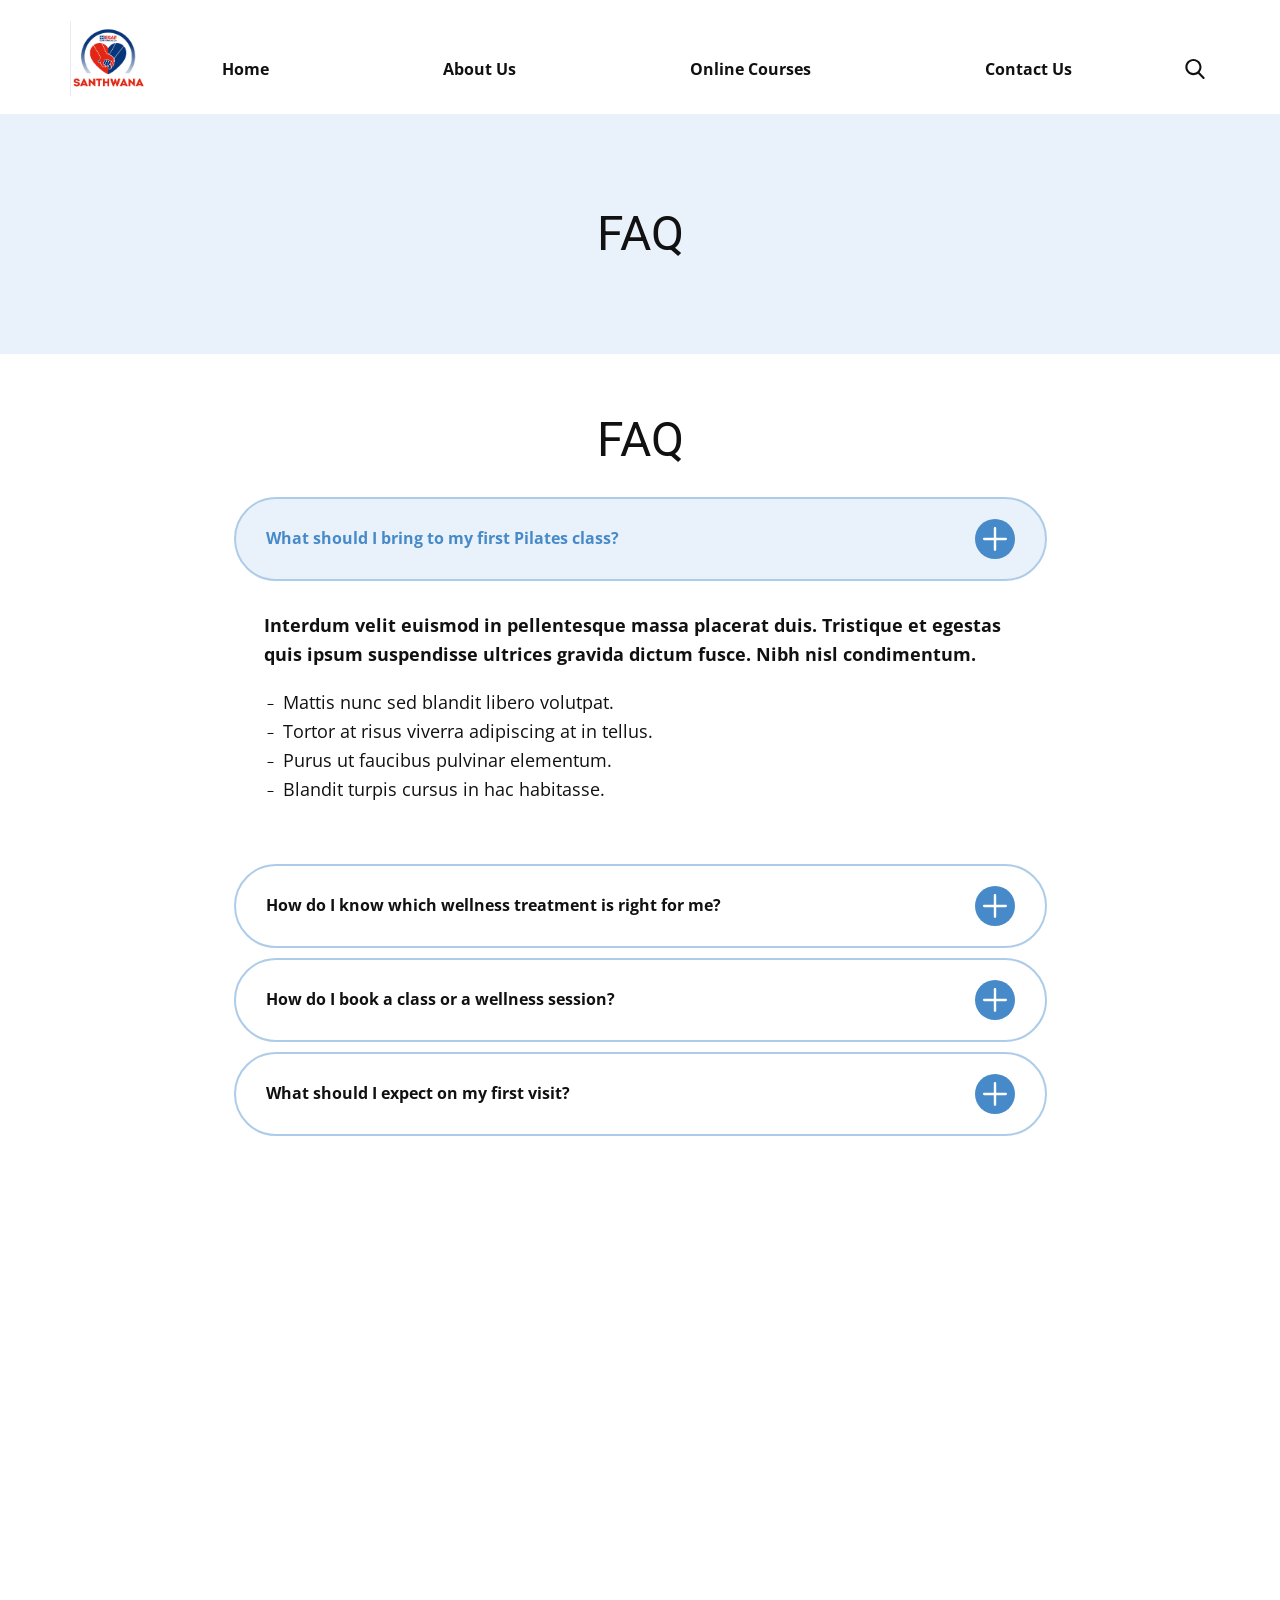
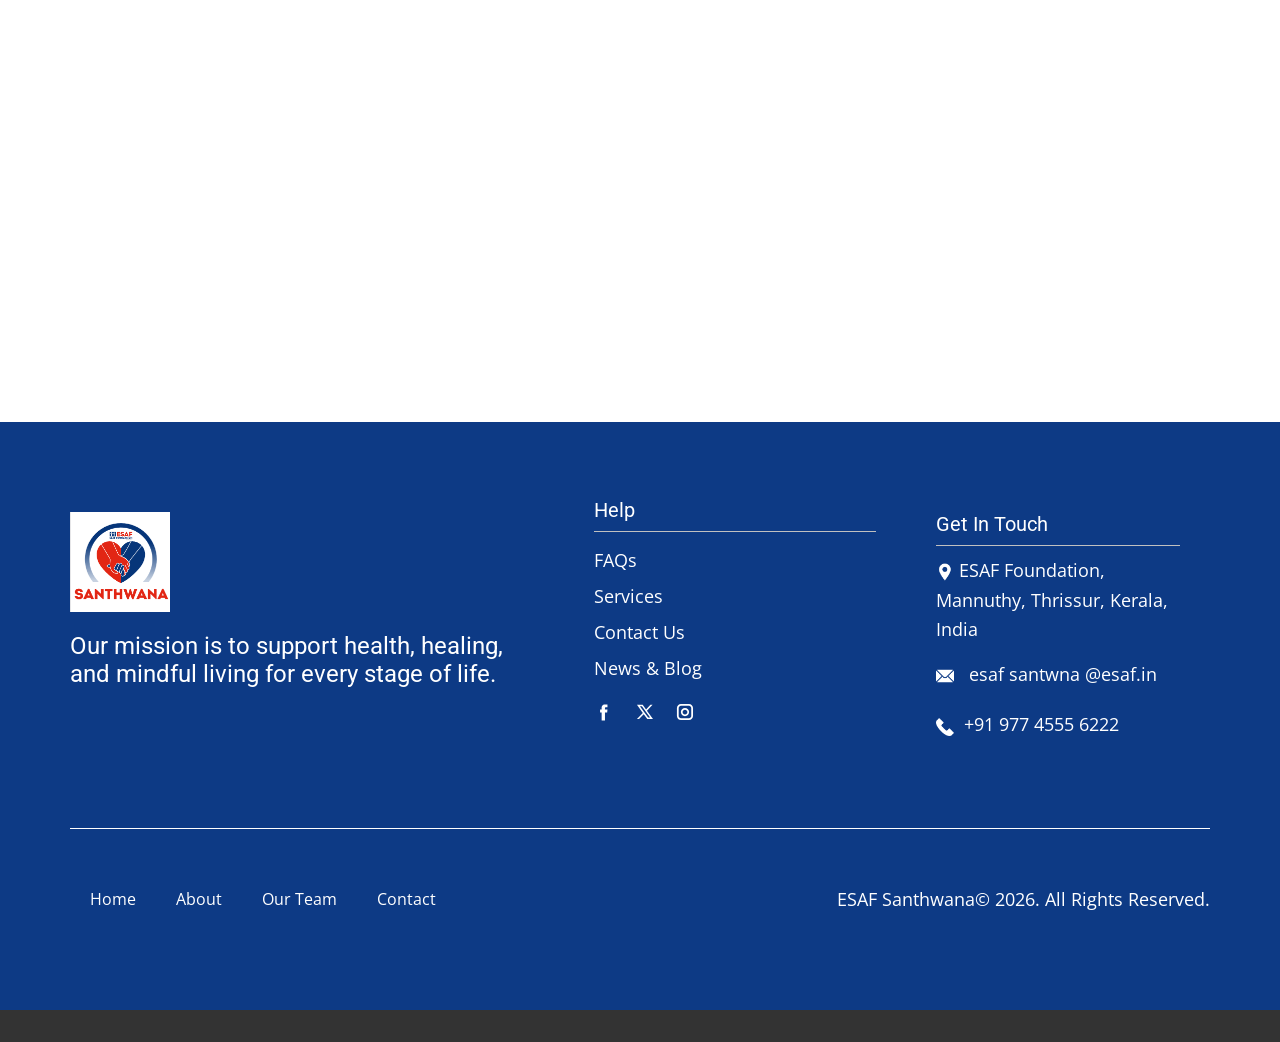
<file: FAQ-Page.html>
<!DOCTYPE html>
<html style="font-size: 16px;" lang="en"><head>
    <meta name="viewport" content="width=device-width, initial-scale=1.0">
    <meta charset="utf-8">
    <meta name="keywords" content="FAQ, FAQ, ​Tell us more">
    <meta name="description" content="">
    <title>FAQ Page</title>
    <link rel="stylesheet" href="nicepage.css" media="screen">
<link rel="stylesheet" href="FAQ-Page.css" media="screen">
    <script class="u-script" type="text/javascript" src="jquery.js" defer=""></script>
    <script class="u-script" type="text/javascript" src="nicepage.js" defer=""></script>
    <meta name="generator" content="Nicepage 8.6.2, nicepage.com">
    
    
    
    
    
    <link id="u-page-google-font" rel="stylesheet" href="https://fonts.googleapis.com/css2?display=swap&amp;family=Roboto:ital,wght@0,100;0,200;0,300;0,400;0,500;0,600;0,700;0,800;0,900;1,100;1,200;1,300;1,400;1,500;1,600;1,700;1,800;1,900&amp;family=Open+Sans:ital,wght@0,300;0,400;0,500;0,600;0,700;0,800;1,300;1,400;1,500;1,600;1,700;1,800">
    <script type="application/ld+json">{
		"@context": "http://schema.org",
		"@type": "Organization",
		"name": "",
		"logo": "images/Logosanthwana.png",
		"sameAs": [
				"https://facebook.com/name",
				"https://twitter.com/name",
				"https://instagram.com/name"
		]
}</script>
    <meta name="theme-color" content="#478ac9">
    <meta name="twitter:site" content="@">
    <meta name="twitter:card" content="summary_large_image">
    <meta name="twitter:title" content="FAQ Page">
    <meta name="twitter:description" content="">
    <meta property="og:title" content="FAQ Page">
    <meta property="og:type" content="website">
  <meta data-intl-tel-input-cdn-path="intlTelInput/"></head>
  <body data-path-to-root="./" data-include-products="false" class="u-body u-clearfix u-xl-mode" data-lang="en"><header class="u-clearfix u-header u-header" id="header"><div class="u-clearfix u-sheet u-valign-middle-lg u-valign-middle-md u-valign-middle-sm u-valign-middle-xs u-valign-middle-xxl u-sheet-1">
        <a href="#" class="u-image u-logo u-image-1" data-image-width="199" data-image-height="198">
          <img src="images/Logosanthwana.png" class="u-logo-image u-logo-image-1">
        </a>
        <nav class="u-menu u-menu-one-level u-offcanvas u-menu-1" role="navigation" aria-label="Menu navigation">
          <div class="menu-collapse" style="font-size: 1rem; letter-spacing: 0px; font-weight: 700;">
            <a class="u-button-style u-custom-left-right-menu-spacing u-custom-padding-bottom u-custom-text-hover-color u-custom-top-bottom-menu-spacing u-hamburger-link u-nav-link u-text-active-palette-1-base u-text-hover-palette-2-base" href="#" tabindex="-1" aria-label="Open menu" aria-controls="261f">
              <svg class="u-svg-link" viewBox="0 0 24 24"><use xlink:href="#menu-hamburger"></use></svg>
              <svg class="u-svg-content" version="1.1" id="menu-hamburger" viewBox="0 0 16 16" x="0px" y="0px" xmlns:xlink="http://www.w3.org/1999/xlink" xmlns="http://www.w3.org/2000/svg"><g><rect y="1" width="16" height="2"></rect><rect y="7" width="16" height="2"></rect><rect y="13" width="16" height="2"></rect>
</g></svg>
            </a>
          </div>
          <div class="u-custom-menu u-nav-container">
            <ul class="u-nav u-unstyled u-nav-1" role="menubar"><li role="none" class="u-nav-item"><a role="menuitem" class="u-button-style u-nav-link u-text-active-palette-1-base u-text-hover-palette-1-base u-nav-link-2" href="./">Home</a>
</li><li role="none" class="u-nav-item"><a role="menuitem" class="u-button-style u-nav-link u-text-active-palette-1-base u-text-hover-palette-1-base u-nav-link-2" href="About.html">About Us</a>
</li><li role="none" class="u-nav-item"><a tabindex="-1" role="menuitem" class="u-button-style u-nav-link u-text-active-palette-1-base u-text-hover-palette-1-base u-nav-link-2">Online Courses</a>
</li><li role="none" class="u-nav-item"><a tabindex="-1" role="menuitem" class="u-button-style u-nav-link u-text-active-palette-1-base u-text-hover-palette-1-base u-nav-link-2" href="#">Contact Us</a>
</li></ul>
          </div>
          <div class="u-custom-menu u-nav-container-collapse" id="261f" role="region" aria-label="Menu panel">
            <div class="u-black u-container-style u-inner-container-layout u-opacity u-opacity-95 u-sidenav">
              <div class="u-inner-container-layout u-sidenav-overflow">
                <div class="u-menu-close" tabindex="-1" aria-label="Close menu"></div>
                <ul class="u-align-center u-nav u-popupmenu-items u-unstyled u-nav-2" role="menubar"><li role="none" class="u-nav-item"><a role="menuitem" class="u-button-style u-nav-link" href="./">Home</a>
</li><li role="none" class="u-nav-item"><a role="menuitem" class="u-button-style u-nav-link" href="About.html">About Us</a>
</li><li role="none" class="u-nav-item"><a tabindex="-1" role="menuitem" class="u-button-style u-nav-link">Online Courses</a>
</li><li role="none" class="u-nav-item"><a tabindex="-1" role="menuitem" class="u-button-style u-nav-link" href="#">Contact Us</a>
</li></ul>
              </div>
            </div>
            <div class="u-black u-menu-overlay u-opacity u-opacity-70"></div>
          </div>
        </nav>
        <form action="#" class="u-search u-search-layout-icon u-search-left u-search-1" data-search-token="no-license" data-href="search/search.html" data-page-id="97988421">
          <div class="u-search-overlay"></div>
          <button class="u-search-button" type="submit"><span class="u-search-icon u-search-icon-1">
              <svg class="u-svg-link" preserveAspectRatio="xMidYMin slice" viewBox="0 0 56.966 56.966"><use xlink:href="#svg-8e85"></use></svg>
              <svg xmlns="http://www.w3.org/2000/svg" xmlns:xlink="http://www.w3.org/1999/xlink" version="1.1" id="svg-8e85" x="0px" y="0px" viewBox="0 0 56.966 56.966" style="enable-background:new 0 0 56.966 56.966;" xml:space="preserve" class="u-svg-content"><path d="M55.146,51.887L41.588,37.786c3.486-4.144,5.396-9.358,5.396-14.786c0-12.682-10.318-23-23-23s-23,10.318-23,23  s10.318,23,23,23c4.761,0,9.298-1.436,13.177-4.162l13.661,14.208c0.571,0.593,1.339,0.92,2.162,0.92  c0.779,0,1.518-0.297,2.079-0.837C56.255,54.982,56.293,53.08,55.146,51.887z M23.984,6c9.374,0,17,7.626,17,17s-7.626,17-17,17  s-17-7.626-17-17S14.61,6,23.984,6z"></path></svg></span>
          </button>
          <input class="u-search-input" type="search" name="search" value="" placeholder="Search">
        </form>
      </div></header>
    <section class="u-clearfix u-container-align-center u-palette-1-light-3 u-section-1" id="block-1">
      <div class="u-clearfix u-sheet u-valign-middle u-sheet-1">
        <h2 class="u-align-center u-text u-text-default u-text-1">FAQ</h2>
      </div>
    </section>
    <section class="u-clearfix u-container-align-center u-section-2" id="block-2">
      <div class="u-clearfix u-sheet u-valign-middle u-sheet-1">
        <h2 class="u-align-center u-text u-text-default u-text-1">FAQ</h2>
        <div class="u-accordion u-spacing-10 u-accordion-1" role="tablist">
          <div class="u-accordion-item u-accordion-item-1">
            <a class="active u-accordion-link u-active-palette-1-light-3 u-border-2 u-border-active-palette-1-light-2 u-border-hover-palette-1-light-2 u-border-palette-1-light-2 u-btn-round u-button-style u-radius u-text-active-palette-1-base u-text-body-color u-accordion-link-1" id="link-accordion-7c0e" aria-controls="accordion-7c0e" aria-selected="true" role="tab"><span class="u-accordion-link-text"> What should I bring to my first Pilates class?<br></span><span class="u-accordion-link-icon u-icon u-icon-circle u-palette-1-base u-text-white u-icon-1"><svg class="u-svg-link" preserveAspectRatio="xMidYMin slice" viewBox="0 0 426.66667 426.66667" style=""><use xlink:href="#svg-347e"></use></svg><svg class="u-svg-content" viewBox="0 0 426.66667 426.66667" id="svg-347e"><path d="m405.332031 192h-170.664062v-170.667969c0-11.773437-9.558594-21.332031-21.335938-21.332031-11.773437 0-21.332031 9.558594-21.332031 21.332031v170.667969h-170.667969c-11.773437 0-21.332031 9.558594-21.332031 21.332031 0 11.777344 9.558594 21.335938 21.332031 21.335938h170.667969v170.664062c0 11.777344 9.558594 21.335938 21.332031 21.335938 11.777344 0 21.335938-9.558594 21.335938-21.335938v-170.664062h170.664062c11.777344 0 21.335938-9.558594 21.335938-21.335938 0-11.773437-9.558594-21.332031-21.335938-21.332031zm0 0"></path></svg></span>
            </a>
            <div class="u-accordion-active u-accordion-pane u-align-left u-container-align-left u-container-style u-white u-accordion-pane-1" id="accordion-7c0e" aria-labelledby="link-accordion-7c0e" role="tabpanel">
              <div class="u-container-layout u-valign-top u-container-layout-1">
                <p class="u-text u-text-2">Interdum velit euismod in pellentesque massa placerat duis. Tristique et egestas quis ipsum suspendisse ultrices gravida dictum fusce. Nibh nisl condimentum.</p>
                <ul class="u-custom-list u-text u-text-3">
                  <li>
                    <div class="u-list-icon">
                      <div xmlns="http://www.w3.org/2000/svg" xmlns:xlink="http://www.w3.org/1999/xlink" version="1.1" xml:space="preserve" class="u-svg-content">–</div>
                    </div>Mattis nunc sed blandit libero volutpat. 
                  </li>
                  <li>
                    <div class="u-list-icon">
                      <div xmlns="http://www.w3.org/2000/svg" xmlns:xlink="http://www.w3.org/1999/xlink" version="1.1" xml:space="preserve" class="u-svg-content">–</div>
                    </div>Tortor at risus viverra adipiscing at in tellus. 
                  </li>
                  <li>
                    <div class="u-list-icon">
                      <div xmlns="http://www.w3.org/2000/svg" xmlns:xlink="http://www.w3.org/1999/xlink" version="1.1" xml:space="preserve" class="u-svg-content">–</div>
                    </div>Purus ut faucibus pulvinar elementum. 
                  </li>
                  <li>
                    <div class="u-list-icon">
                      <div xmlns="http://www.w3.org/2000/svg" xmlns:xlink="http://www.w3.org/1999/xlink" version="1.1" xml:space="preserve" class="u-svg-content">–</div>
                    </div>Blandit turpis cursus in hac habitasse. 
                  </li>
                </ul>
              </div>
            </div>
          </div>
          <div class="u-accordion-item u-accordion-item-2">
            <a class="u-accordion-link u-active-palette-1-light-3 u-border-2 u-border-active-palette-1-light-2 u-border-hover-palette-1-light-2 u-border-palette-1-light-2 u-btn-round u-button-style u-radius u-text-active-palette-1-base u-text-body-color u-accordion-link-2" id="link-accordion-05cb" aria-controls="accordion-05cb" aria-selected="false" role="tab"><span class="u-accordion-link-text"> How do I know which wellness treatment is right for me?</span><span class="u-accordion-link-icon u-icon u-icon-circle u-palette-1-base u-text-white u-icon-2"><svg class="u-svg-link" preserveAspectRatio="xMidYMin slice" viewBox="0 0 426.66667 426.66667" style=""><use xlink:href="#svg-ae03"></use></svg><svg class="u-svg-content" viewBox="0 0 426.66667 426.66667" id="svg-ae03"><path d="m405.332031 192h-170.664062v-170.667969c0-11.773437-9.558594-21.332031-21.335938-21.332031-11.773437 0-21.332031 9.558594-21.332031 21.332031v170.667969h-170.667969c-11.773437 0-21.332031 9.558594-21.332031 21.332031 0 11.777344 9.558594 21.335938 21.332031 21.335938h170.667969v170.664062c0 11.777344 9.558594 21.335938 21.332031 21.335938 11.777344 0 21.335938-9.558594 21.335938-21.335938v-170.664062h170.664062c11.777344 0 21.335938-9.558594 21.335938-21.335938 0-11.773437-9.558594-21.332031-21.335938-21.332031zm0 0"></path></svg></span>
            </a>
            <div class="u-accordion-pane u-align-left u-container-align-left u-container-style u-white u-accordion-pane-2" id="accordion-05cb" aria-labelledby="link-accordion-05cb" role="tabpanel">
              <div class="u-container-layout u-valign-top u-container-layout-2">
                <ul class="u-custom-list u-text u-text-4">
                  <li>
                    <div class="u-list-icon">
                      <div xmlns="http://www.w3.org/2000/svg" xmlns:xlink="http://www.w3.org/1999/xlink" version="1.1" xml:space="preserve" class="u-svg-content">–</div>
                    </div>Interdum velit euismod in pellentesque massa. 
                  </li>
                  <li>
                    <div class="u-list-icon">
                      <div xmlns="http://www.w3.org/2000/svg" xmlns:xlink="http://www.w3.org/1999/xlink" version="1.1" xml:space="preserve" class="u-svg-content">–</div>
                    </div>Tristique et egestas quis ipsum suspendisse ultrices gravidae. 
                  </li>
                  <li>
                    <div class="u-list-icon">
                      <div xmlns="http://www.w3.org/2000/svg" xmlns:xlink="http://www.w3.org/1999/xlink" version="1.1" xml:space="preserve" class="u-svg-content">–</div>
                    </div>Nibh nisl condimentum id venenatis a condimentum. 
                  </li>
                  <li>
                    <div class="u-list-icon">
                      <div xmlns="http://www.w3.org/2000/svg" xmlns:xlink="http://www.w3.org/1999/xlink" version="1.1" xml:space="preserve" class="u-svg-content">–</div>
                    </div>Diam volutpat commodo sed egestas egestas fringilla. 
                  </li>
                </ul>
              </div>
            </div>
          </div>
          <div class="u-accordion-item u-accordion-item-3">
            <a class="u-accordion-link u-active-palette-1-light-3 u-border-2 u-border-active-palette-1-light-2 u-border-hover-palette-1-light-2 u-border-palette-1-light-2 u-btn-round u-button-style u-radius u-text-active-palette-1-base u-text-body-color u-accordion-link-3" id="link-accordion-a6bb" aria-controls="accordion-a6bb" aria-selected="false" role="tab"><span class="u-accordion-link-text"> How do I book a class or a wellness session?</span><span class="u-accordion-link-icon u-icon u-icon-circle u-palette-1-base u-text-white u-icon-3"><svg class="u-svg-link" preserveAspectRatio="xMidYMin slice" viewBox="0 0 426.66667 426.66667" style=""><use xlink:href="#svg-a4a8"></use></svg><svg class="u-svg-content" viewBox="0 0 426.66667 426.66667" id="svg-a4a8"><path d="m405.332031 192h-170.664062v-170.667969c0-11.773437-9.558594-21.332031-21.335938-21.332031-11.773437 0-21.332031 9.558594-21.332031 21.332031v170.667969h-170.667969c-11.773437 0-21.332031 9.558594-21.332031 21.332031 0 11.777344 9.558594 21.335938 21.332031 21.335938h170.667969v170.664062c0 11.777344 9.558594 21.335938 21.332031 21.335938 11.777344 0 21.335938-9.558594 21.335938-21.335938v-170.664062h170.664062c11.777344 0 21.335938-9.558594 21.335938-21.335938 0-11.773437-9.558594-21.332031-21.335938-21.332031zm0 0"></path></svg></span>
            </a>
            <div class="u-accordion-pane u-align-left u-container-align-left u-container-style u-white u-accordion-pane-3" id="accordion-a6bb" aria-labelledby="link-accordion-a6bb" role="tabpanel">
              <div class="u-container-layout u-valign-top u-container-layout-3">
                <ul class="u-custom-list u-text u-text-5">
                  <li>
                    <div class="u-list-icon">
                      <div xmlns="http://www.w3.org/2000/svg" xmlns:xlink="http://www.w3.org/1999/xlink" version="1.1" xml:space="preserve" class="u-svg-content">–</div>
                    </div>Mattis nunc sed blandit libero volutpat. 
                  </li>
                  <li>
                    <div class="u-list-icon">
                      <div xmlns="http://www.w3.org/2000/svg" xmlns:xlink="http://www.w3.org/1999/xlink" version="1.1" xml:space="preserve" class="u-svg-content">–</div>
                    </div>Tortor at risus viverra adipiscing at in tellus. 
                  </li>
                  <li>
                    <div class="u-list-icon">
                      <div xmlns="http://www.w3.org/2000/svg" xmlns:xlink="http://www.w3.org/1999/xlink" version="1.1" xml:space="preserve" class="u-svg-content">–</div>
                    </div>Purus ut faucibus pulvinar elementum. 
                  </li>
                  <li>
                    <div class="u-list-icon">
                      <div xmlns="http://www.w3.org/2000/svg" xmlns:xlink="http://www.w3.org/1999/xlink" version="1.1" xml:space="preserve" class="u-svg-content">–</div>
                    </div>Blandit turpis cursus in hac habitasse.
                  </li>
                </ul>
              </div>
            </div>
          </div>
          <div class="u-accordion-item u-accordion-item-4">
            <a class="u-accordion-link u-active-palette-1-light-3 u-border-2 u-border-active-palette-1-light-2 u-border-hover-palette-1-light-2 u-border-palette-1-light-2 u-btn-round u-button-style u-radius u-text-active-palette-1-base u-text-body-color u-accordion-link-4" id="link-92f7" role="tab" aria-controls="92f7" aria-selected="false"><span class="u-accordion-link-text"> What should I expect on my first visit?</span><span class="u-accordion-link-icon u-icon u-icon-circle u-palette-1-base u-text-white u-icon-4"><svg class="u-svg-link" preserveAspectRatio="xMidYMin slice" viewBox="0 0 426.66667 426.66667" style=""><use xlink:href="#svg-40cf"></use></svg><svg class="u-svg-content" viewBox="0 0 426.66667 426.66667" id="svg-40cf"><path d="m405.332031 192h-170.664062v-170.667969c0-11.773437-9.558594-21.332031-21.335938-21.332031-11.773437 0-21.332031 9.558594-21.332031 21.332031v170.667969h-170.667969c-11.773437 0-21.332031 9.558594-21.332031 21.332031 0 11.777344 9.558594 21.335938 21.332031 21.335938h170.667969v170.664062c0 11.777344 9.558594 21.335938 21.332031 21.335938 11.777344 0 21.335938-9.558594 21.335938-21.335938v-170.664062h170.664062c11.777344 0 21.335938-9.558594 21.335938-21.335938 0-11.773437-9.558594-21.332031-21.335938-21.332031zm0 0"></path></svg></span>
            </a>
            <div class="u-accordion-pane u-align-left u-container-align-left u-container-style u-white u-accordion-pane-4" id="92f7" role="tabpanel" aria-labelledby="link-92f7">
              <div class="u-container-layout u-container-layout-4">
                <p class="u-text u-text-6"> Mattis nunc sed blandit libero volutpat.<br>–Tortor at risus viverra adipiscing at in tellus. <br>– Purus ut faucibus pulvinar elementum.<br> – Blandit turpis cursus in hac habitasse.
                </p>
              </div>
            </div>
          </div>
        </div>
      </div>
    </section>
    <section class="u-align-center u-clearfix u-container-align-center u-section-3" id="block-3">
      <div class="u-clearfix u-sheet u-valign-bottom u-sheet-1">
        <div class="data-layout-selected u-clearfix u-expanded-width u-layout-wrap u-layout-wrap-1">
          <div class="u-gutter-0 u-layout">
            <div class="u-layout-row">
              <div class="u-align-left u-container-align-left u-container-align-left-md u-container-align-left-sm u-container-align-left-xl u-container-align-left-xs u-container-style u-layout-cell u-shape-rectangle u-size-30-lg u-size-30-xl u-size-60-md u-size-60-sm u-size-60-xs u-layout-cell-1" data-animation-name="customAnimationIn" data-animation-duration="1000" data-animation-delay="200">
                <div class="u-container-layout u-valign-bottom u-container-layout-1">
                  <img class="custom-expanded u-expanded-width-lg u-image u-image-default u-image-1" src="images/woman-think2-min.png" alt="" data-image-width="1000" data-image-height="1379">
                </div>
              </div>
              <div class="u-container-align-left-md u-container-align-left-sm u-container-align-left-xs u-container-style u-layout-cell u-size-30-lg u-size-30-xl u-size-60-md u-size-60-sm u-size-60-xs u-layout-cell-2" data-animation-name="customAnimationIn" data-animation-duration="1000" data-animation-delay="0">
                <div class="u-container-layout u-valign-middle u-container-layout-2">
                  <h2 class="u-align-left u-text u-text-1"> Tell us more</h2>
                  <div class="u-expanded-width u-layout-grid u-list u-list-1">
                    <div class="u-repeater u-repeater-1">
                      <div class="u-container-style u-list-item u-repeater-item u-shape-rectangle">
                        <div class="u-container-layout u-similar-container u-container-layout-3">
                          <div alt="" class="u-border-5 u-border-palette-1-base u-image u-image-circle u-image-2" data-image-width="211" data-image-height="211"></div>
                          <h5 class="u-text u-text-2">Celia Almeda</h5>
                          <p class="u-text u-text-3"> Excellent private wellness experience!&nbsp;&nbsp;At imperdiet dui accumsan sit amet nulla facilisi morbi tempus. Ut sem nulla pharetra diam sit amet nisl. Enim nunc</p>
                        </div>
                      </div>
                      <div class="u-container-style u-list-item u-repeater-item u-shape-rectangle">
                        <div class="u-container-layout u-similar-container u-container-layout-4">
                          <div alt="" class="u-border-5 u-border-palette-1-base u-image u-image-circle u-image-3" data-image-width="211" data-image-height="211"></div>
                          <h5 class="u-text u-text-4">Frank Kinney</h5>
                          <p class="u-text u-text-5">Proin sed libero enim sed faucibus turpis. At imperdiet dui accumsan sit amet nulla facilisi morbi tempus. Ut sem nulla pharetra diam sit amet nisl.&nbsp;</p>
                        </div>
                      </div>
                    </div>
                  </div>
                  <p class="u-align-left u-text u-text-6">Image from <a href="https://www.freepik.com/" class="u-active-none u-border-none u-btn u-button-link u-button-style u-hover-none u-none u-text-palette-1-base u-btn-1">Freepik</a>
                  </p>
                  <a href="" class="u-active-white u-align-left u-border-2 u-border-active-palette-2-base u-border-hover-palette-2-base u-border-palette-1-base u-btn u-btn-round u-button-style u-hover-white u-palette-1-base u-radius u-btn-2">Read more More</a>
                </div>
              </div>
            </div>
          </div>
        </div>
      </div>
    </section>
    
    
    
    <footer class="u-align-center-sm u-align-center-xs u-clearfix u-color-var u-container-align-center u-footer u-footer" id="footer"><div class="u-clearfix u-sheet u-valign-middle u-sheet-1">
        <div class="data-layout-selected u-clearfix u-expanded-width u-layout-wrap u-layout-wrap-1">
          <div class="u-gutter-0 u-layout">
            <div class="u-layout-row">
              <div class="u-container-align-left-lg u-container-align-left-md u-container-align-left-sm u-container-align-left-xl u-container-style u-layout-cell u-shape-rectangle u-size-26-lg u-size-26-xl u-size-26-xxl u-size-40-md u-size-40-sm u-size-40-xs u-layout-cell-1">
                <div class="u-container-layout u-valign-top-lg u-valign-top-md u-valign-top-sm u-valign-top-xs u-container-layout-1">
                  <a href="" class="u-image u-logo u-image-1" data-image-width="199" data-image-height="198">
                    <img src="images/Logosanthwana.png" class="u-logo-image u-logo-image-1">
                  </a>
                  <h4 class="u-align-left u-text u-text-default u-text-white u-text-1"> Our mission is to support health, healing, and mindful living for every stage of life.</h4>
                </div>
              </div>
              <div class="u-container-style u-layout-cell u-shape-rectangle u-size-18-lg u-size-18-xl u-size-18-xxl u-size-20-md u-size-20-sm u-size-20-xs u-layout-cell-2">
                <div class="u-container-layout u-valign-top u-container-layout-2">
                  <h5 class="u-align-left u-text u-text-body-alt-color u-text-2"> Help</h5>
                  <div class="u-align-left u-border-1 u-border-grey-25 u-border-no-bottom u-border-no-left u-expanded-width u-line u-line-horizontal u-line-1"></div>
                  <p class="u-align-left u-text u-text-3">
                    <a href="#" class="u-active-none u-border-1 u-border-active-white u-border-hover-white u-border-no-left u-border-no-right u-border-no-top u-btn u-button-link u-button-style u-hover-none u-none u-text-active-grey-10 u-text-body-alt-color u-text-hover-grey-10 u-btn-1" title="#" data-animation-name="" data-animation-duration="0" data-animation-delay="0" data-animation-direction=""> FAQs</a>
                    <a href="#" class="u-active-none u-border-1 u-border-active-white u-border-hover-white u-border-no-left u-border-no-right u-border-no-top u-btn u-button-link u-button-style u-hover-none u-none u-text-active-grey-10 u-text-body-alt-color u-text-hover-grey-10 u-btn-2" title="#" data-animation-name="" data-animation-duration="0" data-animation-delay="0" data-animation-direction="">
                      <br>Services
                    </a>
                    <br>
                    <a href="#" class="u-active-none u-border-1 u-border-active-white u-border-hover-white u-border-no-left u-border-no-right u-border-no-top u-btn u-button-link u-button-style u-hover-none u-none u-text-active-grey-10 u-text-body-alt-color u-text-hover-grey-10 u-btn-3" title="#" data-animation-name="" data-animation-duration="0" data-animation-delay="0" data-animation-direction=""> Contact Us<br>
                    </a>
                    <a href="#" class="u-active-none u-border-1 u-border-active-white u-border-hover-white u-border-no-left u-border-no-right u-border-no-top u-btn u-button-link u-button-style u-hover-none u-none u-text-active-grey-10 u-text-body-alt-color u-text-hover-grey-10 u-btn-4" data-animation-name="" data-animation-duration="0" data-animation-delay="0" data-animation-direction=""> News &amp; Blog</a>
                    <br>
                  </p>
                  <div class="u-social-icons u-social-icons-1">
                    <a class="u-social-url" title="facebook" target="_blank" href="https://facebook.com/name"><span class="u-icon u-social-facebook u-social-icon u-text-white u-icon-1"><svg class="u-svg-link" preserveAspectRatio="xMidYMin slice" viewBox="0 0 112 112" style=""><use xlink:href="#svg-58df"></use></svg><svg class="u-svg-content" viewBox="0 0 112 112" x="0" y="0" id="svg-58df"><path fill="currentColor" d="M75.5,28.8H65.4c-1.5,0-4,0.9-4,4.3v9.4h13.9l-1.5,15.8H61.4v45.1H42.8V58.3h-8.8V42.4h8.8V32.2
c0-7.4,3.4-18.8,18.8-18.8h13.8v15.4H75.5z"></path></svg></span>
                    </a>
                    <a class="u-social-url" title="twitter" target="_blank" href="https://twitter.com/name"><span class="u-icon u-social-icon u-social-twitter u-text-white u-icon-2"><svg class="u-svg-link" preserveAspectRatio="xMidYMin slice" viewBox="0 0 112.2 112.2" style=""><use xlink:href="#svg-e10a"></use></svg><svg class="u-svg-content" viewBox="0 0 112.2 112.2" x="0px" y="0px" id="svg-e10a"><path d="M67.1,49.1L98.6,16h-12L62,42L43.2,16H11l32.8,45.2L11,96h11.6l26.3-27.7L69.1,96H101L67.1,49.1z M55,61.9l-5.1-7L27.5,24.4
	h11.4l17.3,23.8l5.1,7.1l23.4,32.2H73.8L55,61.9z"></path></svg></span>
                    </a>
                    <a class="u-social-url" title="instagram" target="_blank" href="https://instagram.com/name"><span class="u-icon u-social-icon u-social-instagram u-text-white u-icon-3"><svg class="u-svg-link" preserveAspectRatio="xMidYMin slice" viewBox="0 0 112 112" style=""><use xlink:href="#svg-3bdf"></use></svg><svg class="u-svg-content" viewBox="0 0 112 112" x="0" y="0" id="svg-3bdf"><path fill="currentColor" d="M55.9,32.9c-12.8,0-23.2,10.4-23.2,23.2s10.4,23.2,23.2,23.2s23.2-10.4,23.2-23.2S68.7,32.9,55.9,32.9z
	 M55.9,69.4c-7.4,0-13.3-6-13.3-13.3c-0.1-7.4,6-13.3,13.3-13.3s13.3,6,13.3,13.3C69.3,63.5,63.3,69.4,55.9,69.4z"></path><path fill="currentColor" d="M78.2,11H33.5C21,11,10.8,21.3,10.8,33.7v44.7c0,12.6,10.2,22.8,22.7,22.8h44.7c12.6,0,22.7-10.2,22.7-22.7
	V33.7C100.8,21.1,90.6,11,78.2,11z M91,78.4c0,7.1-5.8,12.8-12.8,12.8H33.5c-7.1,0-12.8-5.8-12.8-12.8V33.7
	c0-7.1,5.8-12.8,12.8-12.8h44.7c7.1,0,12.8,5.8,12.8,12.8V78.4z"></path></svg></span>
                    </a>
                  </div>
                </div>
              </div>
              <div class="u-container-style u-layout-cell u-shape-rectangle u-size-16-lg u-size-16-xl u-size-16-xxl u-size-60-md u-size-60-sm u-size-60-xs u-layout-cell-3">
                <div class="u-container-layout u-valign-top u-container-layout-3">
                  <h5 class="u-align-left u-text u-text-white u-text-4"> Get In Touch</h5>
                  <div class="u-align-left u-border-1 u-border-grey-25 u-border-no-bottom u-border-no-left u-expanded-width u-line u-line-horizontal u-line-2" data-animation-name="" data-animation-duration="0" data-animation-delay="0" data-animation-direction=""></div>
                  <p class="u-align-left u-text u-text-white u-text-5"><span class="u-file-icon u-icon u-text-white u-icon-4"><img src="images/1-b26c8bb7.png" alt=""></span>ESAF Foundation, Mannuthy, Thrissur, Kerala, India
                  </p>
                  <p class="u-align-left u-text u-text-default u-text-6"><span class="u-file-icon u-icon u-text-white u-icon-5"><img src="images/2-a85e65c4.png" alt=""></span>&nbsp; <a href="mailto:hi@car.repair.com" class="u-active-none u-border-1 u-border-active-white u-border-hover-white u-border-no-left u-border-no-right u-border-no-top u-btn u-button-link u-button-style u-hover-none u-none u-text-active-grey-10 u-text-body-alt-color u-text-hover-grey-10 u-btn-5" data-animation-name="" data-animation-duration="0" data-animation-delay="0" data-animation-direction="">esaf santwna @esaf.in</a>
                  </p>
                  <p class="u-align-left u-text u-text-7">
                    <a href="tel:+12345678910" class="u-active-none u-border-1 u-border-active-white u-border-hover-white u-border-no-left u-border-no-right u-border-no-top u-btn u-button-link u-button-style u-hover-none u-none u-text-active-grey-10 u-text-body-alt-color u-text-hover-grey-10 u-btn-6" data-animation-name="" data-animation-duration="0" data-animation-delay="0" data-animation-direction=""><span class="u-file-icon u-icon u-text-white u-icon-6"><img src="images/3-c91f3b92.png" alt=""></span> +91&nbsp;977 4555 6222
                    </a>
                  </p>
                </div>
              </div>
            </div>
          </div>
        </div>
        <div class="u-align-center u-border-1 u-border-white u-expanded-width u-line u-line-horizontal u-line-3"></div>
        <div class="data-layout-selected u-clearfix u-expanded-width u-layout-custom-xs u-layout-wrap u-layout-wrap-2">
          <div class="u-layout">
            <div class="u-layout-row">
              <div class="u-container-style u-layout-cell u-size-14-xs u-size-30-lg u-size-30-xl u-size-30-xxl u-size-60-md u-size-60-sm u-layout-cell-4">
                <div class="u-container-layout u-valign-middle u-container-layout-4">
                  <nav class="u-menu u-menu-one-level u-offcanvas u-menu-1" data-responsive-from="XS" role="navigation">
                    <div class="menu-collapse">
                      <a class="u-button-style u-custom-text-color u-hamburger-link u-nav-link" aria-label="Open menu" aria-controls="e226" href="#">
                        <svg class="u-svg-link" viewBox="0 0 24 24"><use xlink:href="#svg-23e0"></use></svg>
                        <svg class="u-svg-content" version="1.1" id="svg-23e0" viewBox="0 0 16 16" x="0px" y="0px" xmlns:xlink="http://www.w3.org/1999/xlink" xmlns="http://www.w3.org/2000/svg"><g><rect y="1" width="16" height="2"></rect><rect y="7" width="16" height="2"></rect><rect y="13" width="16" height="2"></rect>
</g></svg>
                      </a>
                    </div>
                    <div class="u-custom-menu u-nav-container">
                      <ul class="u-nav u-unstyled" role="menubar"><li role="none" class="u-nav-item"><a tabindex="-1" role="menuitem" class="u-button-style u-nav-link u-text-white" href="#" aria-haspopup="true">Home</a>
</li><li role="none" class="u-nav-item"><a tabindex="-1" role="menuitem" class="u-button-style u-nav-link u-text-white" href="#">About</a>
</li><li role="none" class="u-nav-item"><a tabindex="-1" role="menuitem" class="u-button-style u-nav-link u-text-white" href="#">Our Team</a>
</li><li role="none" class="u-nav-item"><a tabindex="-1" role="menuitem" class="u-button-style u-nav-link u-text-white" href="#">Contact</a>
</li></ul>
                    </div>
                    <div id="e226" role="region" aria-label="Menu panel" class="u-custom-menu u-nav-container-collapse">
                      <div class="u-black u-container-style u-inner-container-layout u-opacity u-opacity-95 u-sidenav">
                        <div class="u-inner-container-layout u-sidenav-overflow">
                          <div class="u-menu-close" aria-label="Close menu"></div>
                          <ul class="u-align-center u-nav u-popupmenu-items u-unstyled u-nav-2" role="menubar"><li role="none" class="u-nav-item"><a tabindex="-1" role="menuitem" class="u-button-style u-nav-link" href="#" aria-haspopup="true">Home</a>
</li><li role="none" class="u-nav-item"><a tabindex="-1" role="menuitem" class="u-button-style u-nav-link" href="#">About</a>
</li><li role="none" class="u-nav-item"><a tabindex="-1" role="menuitem" class="u-button-style u-nav-link" href="#">Our Team</a>
</li><li role="none" class="u-nav-item"><a tabindex="-1" role="menuitem" class="u-button-style u-nav-link" href="#">Contact</a>
</li></ul>
                        </div>
                      </div>
                      <div class="u-black u-menu-overlay u-opacity u-opacity-70"></div>
                    </div>
                    <style class="menu-style">@media (max-width: 539px) {
                    [data-responsive-from="XS"] .u-nav-container {
                        display: none;
                    }
                    [data-responsive-from="XS"] .menu-collapse {
                        display: block;
                    }
                }</style>
                  </nav>
                </div>
              </div>
              <div class="u-container-align-left-md u-container-align-left-sm u-container-align-left-xs u-container-align-right-lg u-container-align-right-xl u-container-align-right-xxl u-container-style u-layout-cell u-size-30-lg u-size-30-xl u-size-30-xxl u-size-46-xs u-size-60-md u-size-60-sm u-layout-cell-5">
                <div class="u-container-layout u-valign-middle u-container-layout-5">
                  <p class="u-align-left-md u-align-left-sm u-align-left-xs u-align-right-lg u-align-right-xl u-align-right-xxl u-text u-text-default u-text-white u-text-8">ESAF Santhwana© 2026. All Rights Reserved.</p>
                </div>
              </div>
            </div>
          </div>
        </div>
      </div></footer>
    <section class="u-backlink u-clearfix u-grey-80"></section>
  
</body></html>
</file>
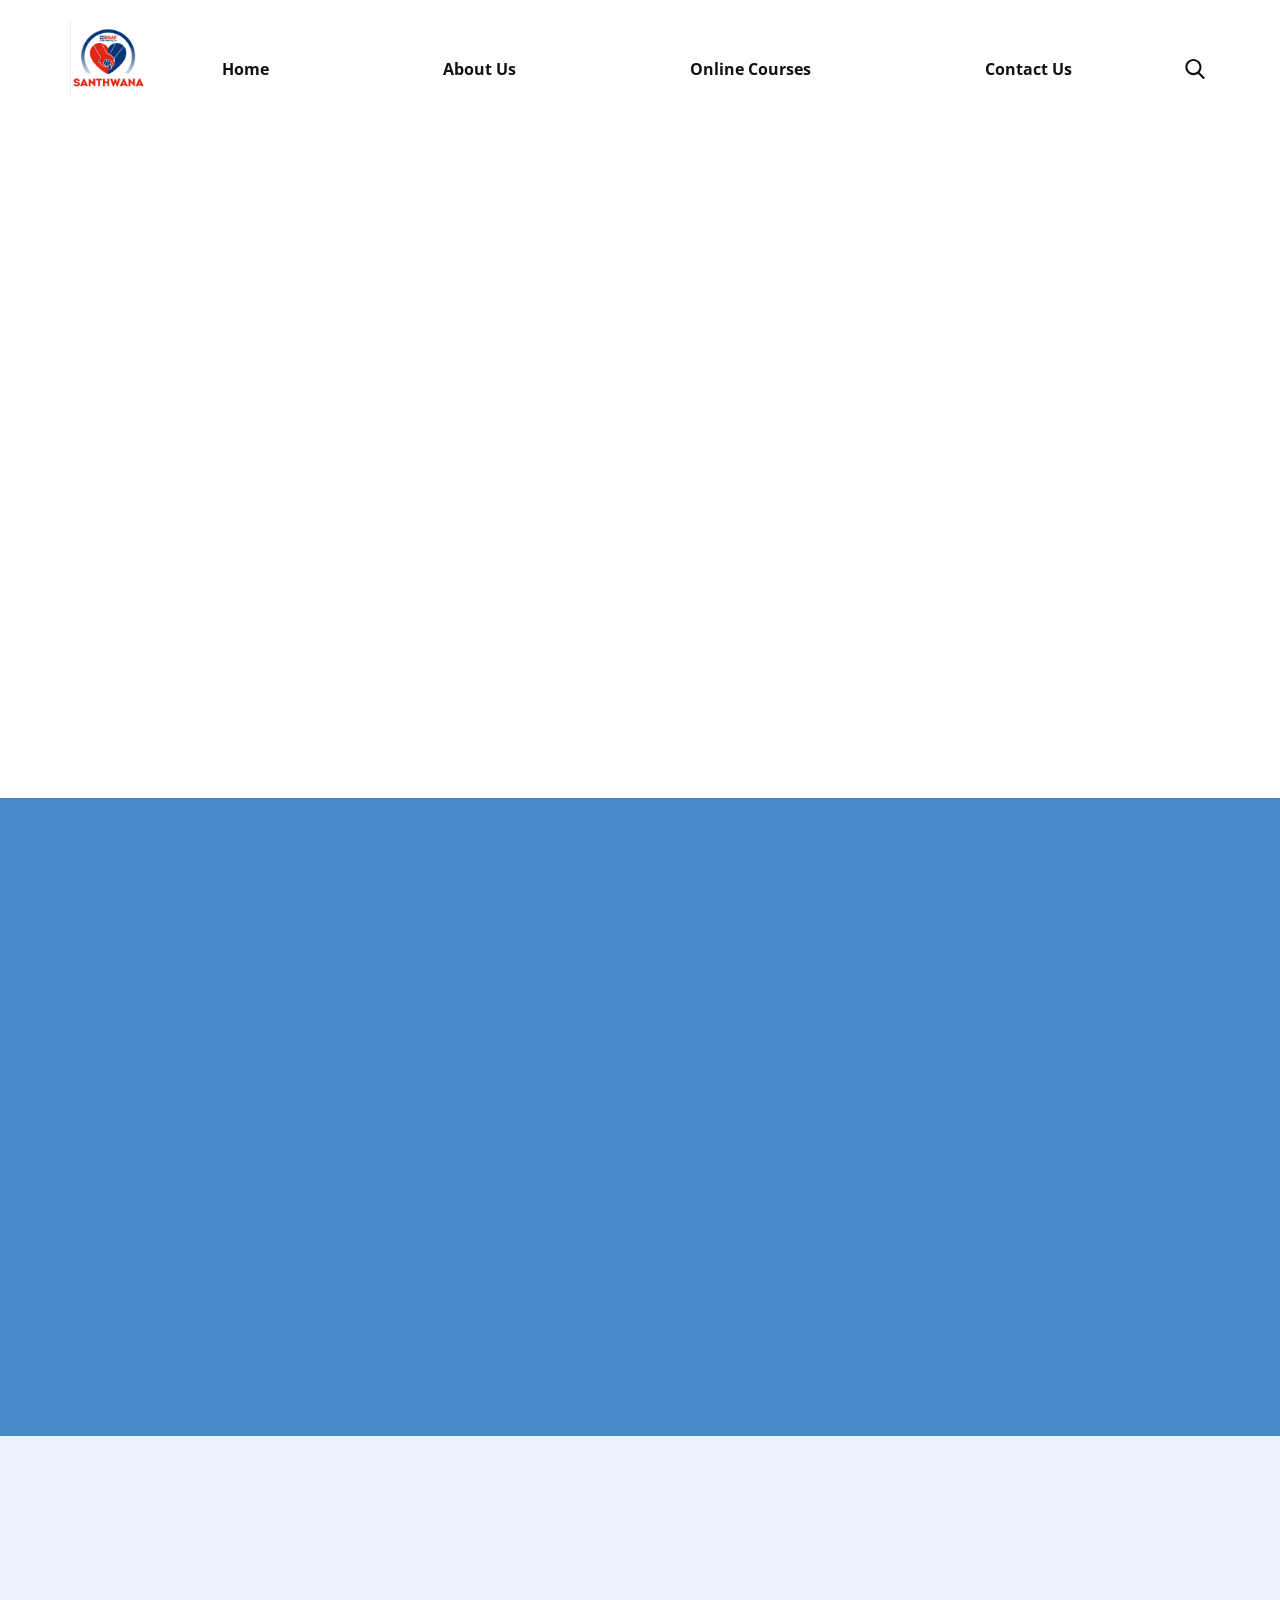
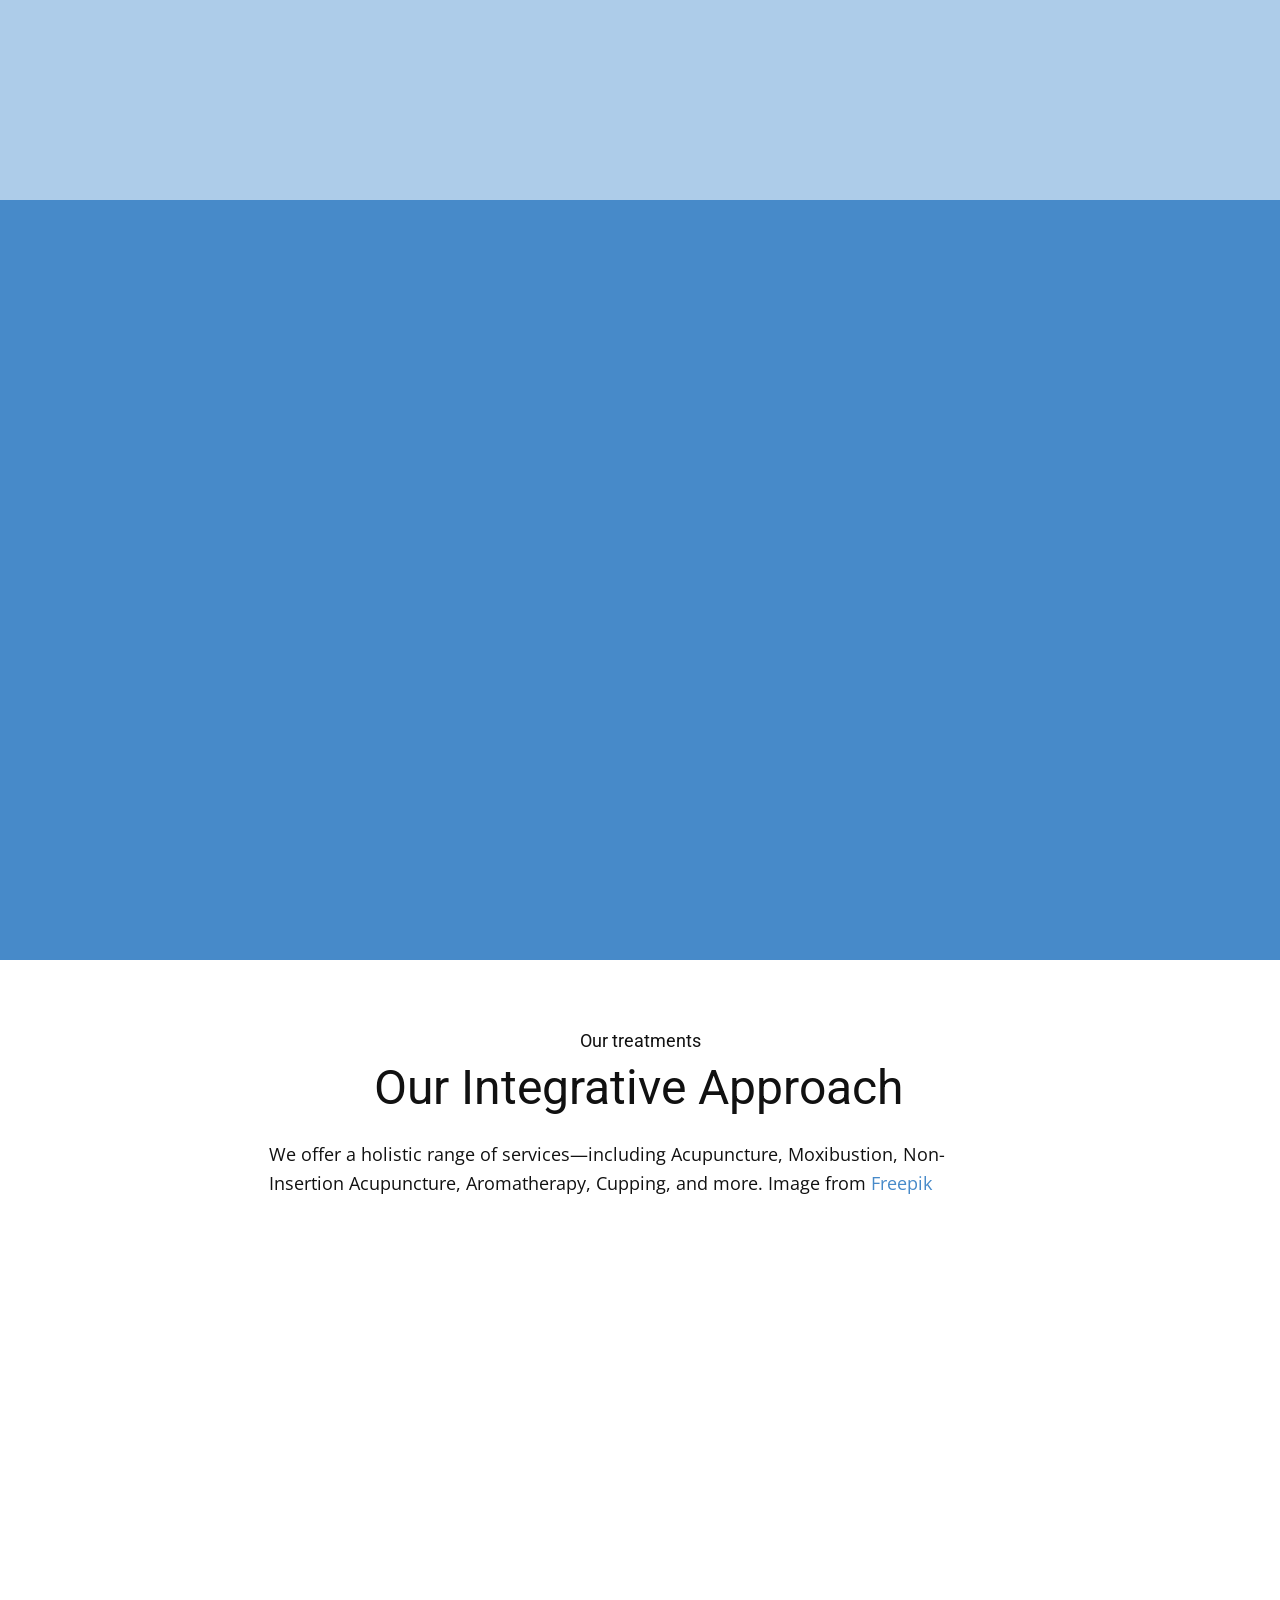
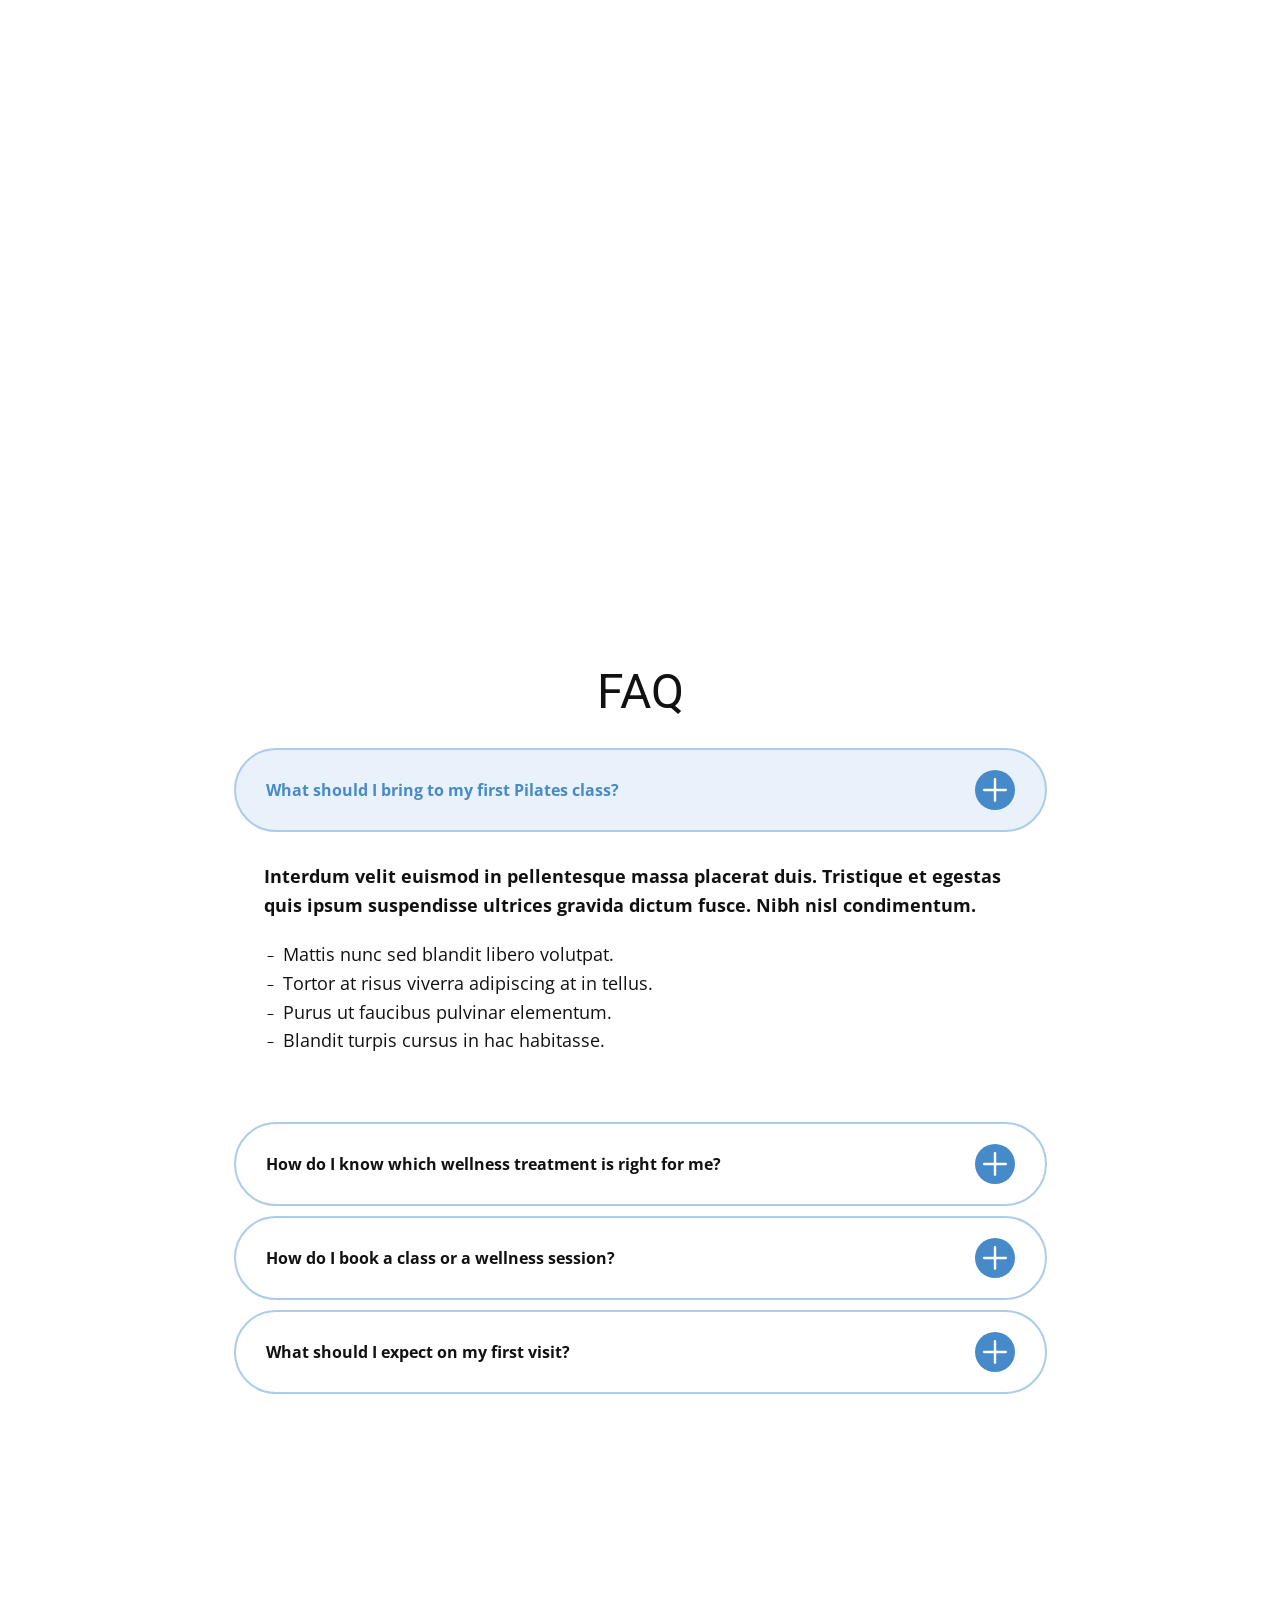
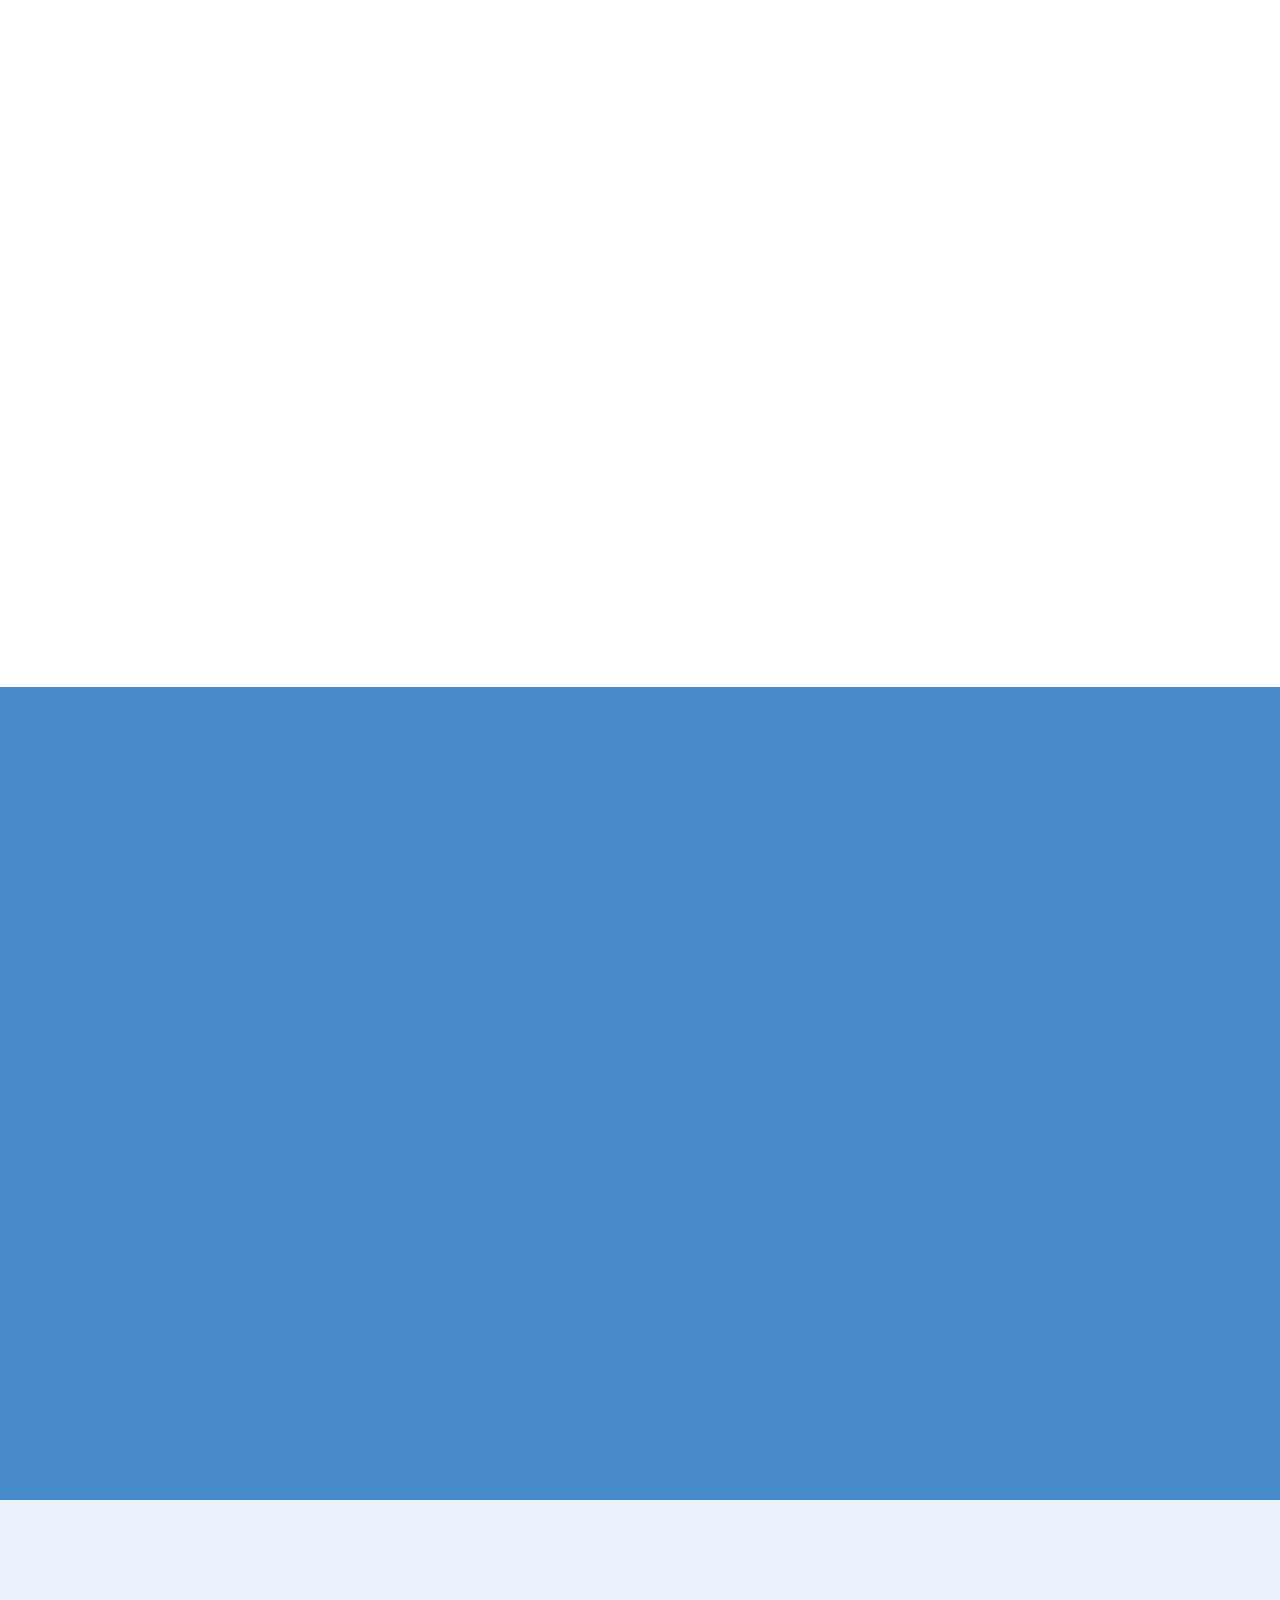
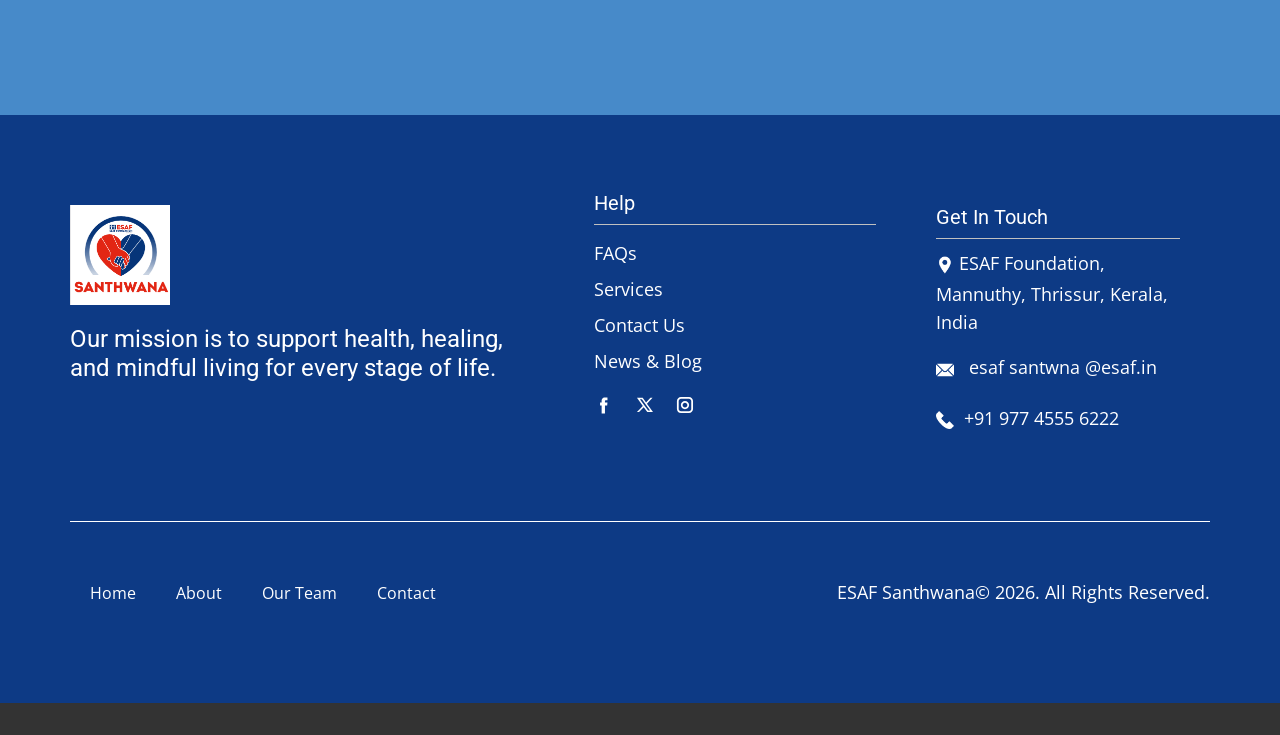
<file: Landing.html>
<!DOCTYPE html>
<html style="font-size: 16px;" lang="en"><head>
    <meta name="viewport" content="width=device-width, initial-scale=1.0">
    <meta charset="utf-8">
    <meta name="keywords" content="​Health and Wellness Center, ​Well Being Programs, ​Scientific well-being&nbsp;to transform lives, ​Benefits of Pilates, ​Find Your Harmony and Health, ​Recommended
starting points:, ​Our Integrative Approach, FAQ, ​Tell us more, ​Guiding your
health wellness, ​Wellbeing workshops">
    <meta name="description" content="">
    <title>Landing</title>
    <link rel="stylesheet" href="nicepage.css" media="screen">
<link rel="stylesheet" href="Landing.css" media="screen">
    <script class="u-script" type="text/javascript" src="jquery.js" defer=""></script>
    <script class="u-script" type="text/javascript" src="nicepage.js" defer=""></script>
    <meta name="generator" content="Nicepage 8.6.2, nicepage.com">
    
    
    
    
    
    
    
    
    
    
    
    
    
    
    <link id="u-page-google-font" rel="stylesheet" href="https://fonts.googleapis.com/css2?display=swap&amp;family=Roboto:ital,wght@0,100;0,200;0,300;0,400;0,500;0,600;0,700;0,800;0,900;1,100;1,200;1,300;1,400;1,500;1,600;1,700;1,800;1,900&amp;family=Open+Sans:ital,wght@0,300;0,400;0,500;0,600;0,700;0,800;1,300;1,400;1,500;1,600;1,700;1,800">
    <script type="application/ld+json">{
		"@context": "http://schema.org",
		"@type": "Organization",
		"name": "",
		"logo": "images/Logosanthwana.png",
		"sameAs": [
				"https://facebook.com/name",
				"https://twitter.com/name",
				"https://instagram.com/name"
		]
}</script>
    <meta name="theme-color" content="#478ac9">
    <meta name="twitter:site" content="@">
    <meta name="twitter:card" content="summary_large_image">
    <meta name="twitter:title" content="Landing">
    <meta name="twitter:description" content="">
    <meta property="og:title" content="Landing">
    <meta property="og:type" content="website">
  <meta name="referrer" content="origin"><meta data-intl-tel-input-cdn-path="intlTelInput/"></head>
  <body data-path-to-root="./" data-include-products="false" class="u-body u-clearfix u-xl-mode" data-lang="en"><header class="u-clearfix u-header u-header" id="header"><div class="u-clearfix u-sheet u-valign-middle-lg u-valign-middle-md u-valign-middle-sm u-valign-middle-xs u-valign-middle-xxl u-sheet-1">
        <a href="#" class="u-image u-logo u-image-1" data-image-width="199" data-image-height="198">
          <img src="images/Logosanthwana.png" class="u-logo-image u-logo-image-1">
        </a>
        <nav class="u-menu u-menu-one-level u-offcanvas u-menu-1" role="navigation" aria-label="Menu navigation">
          <div class="menu-collapse" style="font-size: 1rem; letter-spacing: 0px; font-weight: 700;">
            <a class="u-button-style u-custom-left-right-menu-spacing u-custom-padding-bottom u-custom-text-hover-color u-custom-top-bottom-menu-spacing u-hamburger-link u-nav-link u-text-active-palette-1-base u-text-hover-palette-2-base" href="#" tabindex="-1" aria-label="Open menu" aria-controls="261f">
              <svg class="u-svg-link" viewBox="0 0 24 24"><use xlink:href="#menu-hamburger"></use></svg>
              <svg class="u-svg-content" version="1.1" id="menu-hamburger" viewBox="0 0 16 16" x="0px" y="0px" xmlns:xlink="http://www.w3.org/1999/xlink" xmlns="http://www.w3.org/2000/svg"><g><rect y="1" width="16" height="2"></rect><rect y="7" width="16" height="2"></rect><rect y="13" width="16" height="2"></rect>
</g></svg>
            </a>
          </div>
          <div class="u-custom-menu u-nav-container">
            <ul class="u-nav u-unstyled u-nav-1" role="menubar"><li role="none" class="u-nav-item"><a role="menuitem" class="u-button-style u-nav-link u-text-active-palette-1-base u-text-hover-palette-1-base u-nav-link-2" href="./">Home</a>
</li><li role="none" class="u-nav-item"><a role="menuitem" class="u-button-style u-nav-link u-text-active-palette-1-base u-text-hover-palette-1-base u-nav-link-2" href="About.html">About Us</a>
</li><li role="none" class="u-nav-item"><a tabindex="-1" role="menuitem" class="u-button-style u-nav-link u-text-active-palette-1-base u-text-hover-palette-1-base u-nav-link-2">Online Courses</a>
</li><li role="none" class="u-nav-item"><a tabindex="-1" role="menuitem" class="u-button-style u-nav-link u-text-active-palette-1-base u-text-hover-palette-1-base u-nav-link-2" href="#">Contact Us</a>
</li></ul>
          </div>
          <div class="u-custom-menu u-nav-container-collapse" id="261f" role="region" aria-label="Menu panel">
            <div class="u-black u-container-style u-inner-container-layout u-opacity u-opacity-95 u-sidenav">
              <div class="u-inner-container-layout u-sidenav-overflow">
                <div class="u-menu-close" tabindex="-1" aria-label="Close menu"></div>
                <ul class="u-align-center u-nav u-popupmenu-items u-unstyled u-nav-2" role="menubar"><li role="none" class="u-nav-item"><a role="menuitem" class="u-button-style u-nav-link" href="./">Home</a>
</li><li role="none" class="u-nav-item"><a role="menuitem" class="u-button-style u-nav-link" href="About.html">About Us</a>
</li><li role="none" class="u-nav-item"><a tabindex="-1" role="menuitem" class="u-button-style u-nav-link">Online Courses</a>
</li><li role="none" class="u-nav-item"><a tabindex="-1" role="menuitem" class="u-button-style u-nav-link" href="#">Contact Us</a>
</li></ul>
              </div>
            </div>
            <div class="u-black u-menu-overlay u-opacity u-opacity-70"></div>
          </div>
        </nav>
        <form action="#" class="u-search u-search-layout-icon u-search-left u-search-1" data-search-token="no-license" data-href="search/search.html" data-page-id="97988421">
          <div class="u-search-overlay"></div>
          <button class="u-search-button" type="submit"><span class="u-search-icon u-search-icon-1">
              <svg class="u-svg-link" preserveAspectRatio="xMidYMin slice" viewBox="0 0 56.966 56.966"><use xlink:href="#svg-8e85"></use></svg>
              <svg xmlns="http://www.w3.org/2000/svg" xmlns:xlink="http://www.w3.org/1999/xlink" version="1.1" id="svg-8e85" x="0px" y="0px" viewBox="0 0 56.966 56.966" style="enable-background:new 0 0 56.966 56.966;" xml:space="preserve" class="u-svg-content"><path d="M55.146,51.887L41.588,37.786c3.486-4.144,5.396-9.358,5.396-14.786c0-12.682-10.318-23-23-23s-23,10.318-23,23  s10.318,23,23,23c4.761,0,9.298-1.436,13.177-4.162l13.661,14.208c0.571,0.593,1.339,0.92,2.162,0.92  c0.779,0,1.518-0.297,2.079-0.837C56.255,54.982,56.293,53.08,55.146,51.887z M23.984,6c9.374,0,17,7.626,17,17s-7.626,17-17,17  s-17-7.626-17-17S14.61,6,23.984,6z"></path></svg></span>
          </button>
          <input class="u-search-input" type="search" name="search" value="" placeholder="Search">
        </form>
      </div></header>
    <section class="u-clearfix u-container-align-center u-valign-bottom-lg u-valign-bottom-md u-valign-bottom-sm u-valign-bottom-xs u-white u-section-1" id="block-1">
      <div class="u-clearfix u-sheet u-valign-bottom-lg u-valign-bottom-xl u-valign-middle-xs u-sheet-1">
        <div class="data-layout-selected u-clearfix u-expanded-width u-layout-wrap u-layout-wrap-1">
          <div class="u-layout">
            <div class="u-layout-row">
              <div class="u-container-align-left u-container-style u-layout-cell u-shape-rectangle u-size-28-xl u-size-30-lg u-size-60-md u-size-60-sm u-size-60-xs u-layout-cell-1" data-animation-name="customAnimationIn" data-animation-duration="1000" data-animation-delay="200">
                <div class="u-container-layout u-valign-middle u-container-layout-1">
                  <h2 class="u-align-left u-text u-text-1"> Health and Wellness Center</h2>
                  <p class="u-align-left u-large-text u-text u-text-variant u-text-2"> In imperdiet sed risus id posuere. Phasellus aliquam luctus tellus a placerat. Suspendisse tincidunt, ante pharetra tempor ornare, odio leo blandit odio, nec auctor tellus tellus quis nunc. Image from <a href="https://www.freepik.com/" class="u-active-none u-border-none u-btn u-button-link u-button-style u-hover-none u-none u-text-palette-1-base u-btn-1">Freepik</a>
                  </p>
                  <a href="" class="u-active-white u-align-left u-border-2 u-border-active-palette-2-base u-border-hover-palette-2-base u-border-palette-1-base u-btn u-btn-round u-button-style u-hover-white u-palette-1-base u-radius u-btn-2">Know More</a>
                  <div class="custom-expanded u-container-align-left u-container-style u-group u-shape-rectangle u-group-1">
                    <div class="u-container-layout u-valign-top u-container-layout-2"><span class="u-align-left u-file-icon u-icon u-icon-circle u-palette-2-base u-text-white u-icon-1"><img src="images/1.png" alt=""></span>
                      <p class="u-align-left u-text u-text-3">Call Us 24/7:<br>
                        <a href="tel:+12345678910" class="u-active-none u-border-none u-btn u-button-link u-button-style u-hover-none u-none u-text-palette-1-base u-btn-3"> (123) 456-7890</a>
                      </p>
                    </div>
                  </div>
                </div>
              </div>
              <div class="u-container-align-left-xl u-container-style u-layout-cell u-shape-rectangle u-size-30-lg u-size-32-xl u-size-60-md u-size-60-sm u-size-60-xs u-layout-cell-2">
                <div class="u-container-layout u-valign-bottom-xl u-container-layout-3">
                  <img class="custom-expanded u-image u-image-default u-image-1" src="images/smiling-young-spportswoman-shows-thumbs-up.png" alt="" data-image-width="1100" data-image-height="1426" data-animation-name="customAnimationIn" data-animation-duration="1000" data-animation-delay="500" data-animation-direction="X">
                  <div class="custom-expanded u-container-align-center u-container-style u-group u-palette-2-base u-radius u-shape-round u-group-2" data-animation-name="customAnimationIn" data-animation-duration="1000" data-animation-delay="500">
                    <div class="u-container-layout u-valign-middle u-container-layout-4">
                      <h3 class="u-align-center u-text u-text-default u-text-4" data-animation-name="counter" data-animation-event="scroll" data-animation-duration="3000">25</h3>
                      <h5 class="u-align-left u-text u-text-body-alt-color u-text-5">Years of Experience</h5>
                    </div>
                  </div>
                </div>
              </div>
            </div>
          </div>
        </div>
      </div>
    </section>
    <section class="u-align-center u-clearfix u-container-align-center u-palette-1-base u-section-2" src="" id="block-2">
      <div class="u-clearfix u-sheet u-valign-middle u-sheet-1">
        <h2 class="u-align-center u-text u-text-default u-text-1" data-animation-name="customAnimationIn" data-animation-duration="500" data-animation-delay="0"> Well Being Programs</h2>
        <p class="u-align-center u-text u-text-2" data-animation-name="customAnimationIn" data-animation-duration="1000" data-animation-delay="200"> Nunc eu turpis id nulla sodales luctus. Vestibulum fermentum dui faucibus ligula dapibus scelerisque. Etiam laoreet vitae est vitae convallis. </p>
        <div class="u-expanded-width u-list u-list-1">
          <div class="u-repeater u-repeater-1">
            <div class="u-container-align-center u-container-style u-list-item u-palette-1-light-3 u-radius u-repeater-item u-shape-round u-list-item-1" data-animation-name="customAnimationIn" data-animation-duration="1500" data-animation-delay="500">
              <div class="u-container-layout u-similar-container u-valign-top u-container-layout-1">
                <img class="u-expanded-width u-image u-image-round u-radius u-image-1" src="images/001.jpg" data-image-width="1000" data-image-height="686">
                <h4 class="u-align-center u-text u-text-palette-1-base u-text-3">Yoga Break</h4>
                <p class="u-align-center u-text u-text-4">Sample text. Click to select the Text Element.</p>
              </div>
            </div>
            <div class="u-container-align-center u-container-style u-list-item u-palette-1-light-3 u-radius u-repeater-item u-shape-round u-list-item-2" data-animation-name="customAnimationIn" data-animation-duration="1500" data-animation-delay="500">
              <div class="u-container-layout u-similar-container u-valign-top u-container-layout-2">
                <img class="u-expanded-width u-image u-image-round u-radius u-image-2" src="images/002-pilates.jpg" data-image-width="1200" data-image-height="800">
                <h4 class="u-align-center u-text u-text-palette-1-base u-text-5"> Pilates Break</h4>
                <p class="u-align-center u-text u-text-6">Sample text. Click to select the Text Element.</p>
              </div>
            </div>
            <div class="u-container-align-center u-container-style u-list-item u-palette-1-light-3 u-radius u-repeater-item u-shape-round u-list-item-3" data-animation-name="customAnimationIn" data-animation-duration="1500" data-animation-delay="500">
              <div class="u-container-layout u-similar-container u-valign-top u-container-layout-3">
                <img class="u-expanded-width u-image u-image-round u-radius u-image-3" src="images/close-up-woman-using-virtual-ass.jpg" data-image-width="900" data-image-height="1353">
                <h4 class="u-align-center u-text u-text-palette-1-base u-text-7">DEtox</h4>
                <p class="u-align-center u-text u-text-8">Sample text. Click to select the Text Element.</p>
              </div>
            </div>
            <div class="u-container-align-center u-container-style u-list-item u-palette-1-light-3 u-radius u-repeater-item u-shape-round u-list-item-4" data-animation-name="customAnimationIn" data-animation-duration="1500" data-animation-delay="500">
              <div class="u-container-layout u-similar-container u-valign-top u-container-layout-4">
                <img class="u-expanded-width u-image u-image-round u-radius u-image-4" src="images/04-meditation.jpg" data-image-width="1200" data-image-height="800">
                <h4 class="u-align-center u-text u-text-palette-1-base u-text-9"> Mental Clarity</h4>
                <p class="u-align-center u-text u-text-10">Sample text. Click to select the Text Element.</p>
              </div>
            </div>
          </div>
        </div>
      </div>
    </section>
    <section class="u-clearfix u-container-align-center u-palette-1-light-3 u-section-3" id="block-3">
      <div class="u-clearfix u-sheet u-valign-middle u-sheet-1">
        <div class="data-layout-selected u-clearfix u-expanded-width u-layout-wrap u-layout-wrap-1">
          <div class="u-layout">
            <div class="u-layout-row">
              <div class="u-container-style u-layout-cell u-size-30 u-layout-cell-1" data-animation-name="customAnimationIn" data-animation-duration="1000" data-animation-delay="200">
                <div class="u-container-layout u-container-layout-1">
                  <h3 class="u-text u-text-default u-text-palette-1-base u-text-1"> Your Key to Wellness</h3>
                  <p class="u-text u-text-default u-text-2"> Nunc facilisis commodo risus, non sollicitudin velit eleifend id. Morbi sagittis mauris diam, ac suscipit turpis pretium et. Pellentesque rhoncus laoreet augue nec pharetra. In sed arcu quis sapien consequat vestibulum.</p>
                  <h3 class="u-text u-text-default u-text-palette-1-base u-text-3">Our Mission</h3>
                  <p class="u-text u-text-default u-text-4"> Nunc facilisis commodo risus, non sollicitudin velit eleifend id. Morbi sagittis mauris diam, ac suscipit turpis pretium et. Pellentesque rhoncus laoreet augue nec pharetra. In sed arcu quis sapien consequat vestibulum.</p>
                </div>
              </div>
              <div class="u-container-align-center u-container-style u-layout-cell u-size-30 u-layout-cell-2">
                <div class="u-container-layout u-valign-middle u-container-layout-2">
                  <img class="u-image u-image-round u-radius u-image-1" src="images/pilates-1.jpg" alt="" data-image-width="1000" data-image-height="667" data-animation-name="flipIn" data-animation-duration="1000" data-animation-delay="0" data-animation-direction="X">
                </div>
              </div>
            </div>
          </div>
        </div>
      </div>
    </section>
    <section class="u-clearfix u-palette-1-base u-valign-middle u-section-4" id="block-4">
      <div class="data-layout-selected u-clearfix u-expanded-width u-gutter-0 u-layout-spacing-all u-layout-wrap u-layout-wrap-1">
        <div class="u-layout">
          <div class="u-layout-row">
            <div class="u-container-align-left u-container-style u-layout-cell u-palette-2-base u-radius u-shape-round u-size-31-lg u-size-31-xl u-size-60-md u-size-60-sm u-size-60-xs u-layout-cell-1" data-animation-name="customAnimationIn" data-animation-duration="1500" data-animation-delay="500">
              <div class="u-container-layout u-valign-middle-sm u-valign-middle-xs u-valign-top-lg u-valign-top-md u-valign-top-xl u-container-layout-1">
                <h2 class="u-align-left u-text u-text-body-alt-color u-text-default u-text-1"> Scientific well-being&nbsp;to transform lives</h2>
                <p class="u-align-left u-text u-text-default u-text-2"> Duis aute irure dolor in reprehenderit in voluptate velit esse cillum dolore eu fugiat nulla pariatur. Excepteur sint occaecat cupidatat non proident, sunt in culpa qui officia deserunt mollit anim id est laborum.&nbsp;<br>
                </p>
                <div class="u-align-left u-border-3 u-border-white u-expanded-width u-line u-line-horizontal u-line-1"></div>
                <div class="u-expanded-width u-list u-list-1">
                  <div class="u-repeater u-repeater-1">
                    <div class="u-align-center u-container-align-center u-container-align-left-xl u-container-style u-list-item u-repeater-item u-list-item-1" data-animation-name="customAnimationIn" data-animation-duration="1500" data-animation-delay="500">
                      <div class="u-container-layout u-similar-container u-valign-top u-container-layout-2">
                        <h3 class="u-align-left u-text u-text-3" data-animation-name="counter" data-animation-event="scroll" data-animation-duration="3000"> 30k+</h3>
                        <h6 class="u-align-left u-text u-text-body-alt-color u-text-4">happy clients</h6>
                      </div>
                    </div>
                    <div class="u-align-center u-container-align-center u-container-align-left-xl u-container-style u-list-item u-repeater-item u-list-item-2" data-animation-name="customAnimationIn" data-animation-duration="1500" data-animation-delay="500">
                      <div class="u-container-layout u-similar-container u-valign-top u-container-layout-3">
                        <h3 class="u-align-left u-text u-text-5" data-animation-name="counter" data-animation-event="scroll" data-animation-duration="3000">74</h3>
                        <h6 class="u-align-left u-text u-text-body-alt-color u-text-6">programs</h6>
                      </div>
                    </div>
                    <div class="u-align-center u-container-align-center u-container-align-left-xl u-container-style u-list-item u-repeater-item u-list-item-3" data-animation-name="customAnimationIn" data-animation-duration="1500" data-animation-delay="500">
                      <div class="u-container-layout u-similar-container u-valign-top u-container-layout-4">
                        <h3 class="u-align-left u-text u-text-7" data-animation-name="counter" data-animation-event="scroll" data-animation-duration="3000">80+</h3>
                        <h6 class="u-align-left u-text u-text-body-alt-color u-text-8"> Caring Staff</h6>
                      </div>
                    </div>
                  </div>
                </div>
              </div>
            </div>
            <div class="u-container-align-left u-container-style u-layout-cell u-palette-1-base u-shape-rectangle u-size-29-lg u-size-29-xl u-size-60-md u-size-60-sm u-size-60-xs u-layout-cell-2" data-image-width="740" data-image-height="1101" data-animation-name="customAnimationIn" data-animation-duration="1500" data-animation-delay="500">
              <div class="u-container-layout u-valign-top u-container-layout-5">
                <h2 class="u-align-left u-text u-text-body-alt-color u-text-9"> Benefits of Pilates&nbsp;<br>
                </h2>
                <p class="u-align-left u-text u-text-default u-text-10"> Duis aute irure dolor in reprehenderit in voluptate velit esse cillum dolore eu fugiat nulla pariatur.<br>
                </p>
                <ul class="u-align-left u-custom-list u-text u-text-11">
                  <li style="padding-left: 6px;">
                    <div class="u-list-icon">
                      <div>✔</div>
                    </div> Builds strength without excess bulk
                  </li>
                  <li style="padding-left: 6px;">
                    <div class="u-list-icon">
                      <div>✔</div>
                    </div>Improves functional strength
                  </li>
                  <li style="padding-left: 6px;">
                    <div class="u-list-icon">
                      <div>✔</div>
                    </div>Increases flexibility &amp; agility
                  </li>
                  <li style="padding-left: 6px;">
                    <div class="u-list-icon">
                      <div>✔</div>
                    </div>Develops core strength &amp; control
                  </li>
                  <li style="padding-left: 6px;">
                    <div class="u-list-icon">
                      <div>✔</div>
                    </div>Improves posture, balance, &amp; coordination
                  </li>
                  <li style="padding-left: 6px;">
                    <div class="u-list-icon">
                      <div>✔</div>
                    </div>Enhances the mind-body connection
                  </li>
                </ul>
                <a href="" class="u-active-white u-align-left u-border-2 u-border-active-palette-1-base u-border-hover-palette-1-base u-border-white u-btn u-btn-round u-button-style u-hover-white u-palette-1-base u-radius u-btn-1">Know More</a>
              </div>
            </div>
          </div>
        </div>
      </div>
    </section>
    <section class="u-clearfix u-container-align-center u-palette-1-light-2 u-section-5" id="block-5">
      <div class="u-clearfix u-sheet u-valign-middle u-sheet-1">
        <h6 class="u-align-center u-text u-text-default u-text-1" data-animation-name="customAnimationIn" data-animation-duration="700" data-animation-delay="0">What we offer<span style="font-weight: 400;"><span style="font-weight: 700;"><span style="font-weight: 400;"></span></span></span>
        </h6>
        <h2 class="u-align-center u-text u-text-default u-text-2" data-animation-name="customAnimationIn" data-animation-duration="700" data-animation-delay="0"> Find Your Harmony and Health</h2>
        <div class="u-expanded-width u-list u-list-1">
          <div class="u-repeater u-repeater-1">
            <div class="u-container-align-center-sm u-container-align-center-xs u-container-align-left-lg u-container-align-left-md u-container-align-left-xl u-container-style u-list-item u-radius u-repeater-item u-shape-round u-white u-list-item-1" data-animation-name="flipIn" data-animation-duration="1500" data-animation-direction="X" data-animation-delay="0">
              <div class="u-container-layout u-similar-container u-valign-top u-container-layout-1">
                <img class="u-image u-image-contain u-image-default u-opacity u-opacity-80 u-preserve-proportions u-image-1" src="images/shape-5.png" alt="" data-image-width="300" data-image-height="300"><span class="u-align-center-sm u-align-center-xs u-align-left-lg u-align-left-md u-align-left-xl u-file-icon u-icon u-text-palette-1-base u-icon-1"><img src="images/4646037-6ae375c7.png" alt=""></span>
                <h5 class="u-align-center-sm u-align-center-xs u-align-left-lg u-align-left-md u-align-left-xl u-text u-text-3">Meditation</h5>
                <p class="u-align-center-sm u-align-center-xs u-align-left-lg u-align-left-md u-align-left-xl u-text u-text-4"> Ut enim ad minim veniam, quis nostrud exercitation ullamco laboris</p>
                <a href="#" class="u-align-center-sm u-align-center-xs u-align-left-lg u-align-left-md u-align-left-xl u-border-1 u-border-active-grey-50 u-border-hover-grey-50 u-border-no-left u-border-no-right u-border-no-top u-border-palette-1-base u-btn u-button-style u-none u-text-active-grey-50 u-text-body-color u-text-hover-grey-50 u-btn-1" data-animation-name="" data-animation-duration="0" data-animation-delay="0" data-animation-direction="">more</a>
              </div>
            </div>
            <div class="u-container-align-center-sm u-container-align-center-xs u-container-align-left-lg u-container-align-left-md u-container-align-left-xl u-container-style u-list-item u-radius u-repeater-item u-shape-round u-white u-list-item-2" data-animation-name="flipIn" data-animation-duration="1500" data-animation-direction="X" data-animation-delay="0">
              <div class="u-container-layout u-similar-container u-valign-top u-container-layout-2">
                <img class="u-image u-image-contain u-image-default u-opacity u-opacity-80 u-preserve-proportions u-image-2" src="images/shape-3.png" alt="" data-image-width="300" data-image-height="300"><span class="u-align-center-sm u-align-center-xs u-align-left-lg u-align-left-md u-align-left-xl u-file-icon u-icon u-text-palette-1-base u-icon-2"><img src="images/11063994-fa299133.png" alt=""></span>
                <h5 class="u-align-center-sm u-align-center-xs u-align-left-lg u-align-left-md u-align-left-xl u-text u-text-5">Aromatheraphy</h5>
                <p class="u-align-center-sm u-align-center-xs u-align-left-lg u-align-left-md u-align-left-xl u-text u-text-6"> Ut enim ad minim veniam, quis nostrud exercitation ullamco laboris</p>
                <a href="#" class="u-align-center-sm u-align-center-xs u-align-left-lg u-align-left-md u-align-left-xl u-border-1 u-border-active-grey-50 u-border-hover-grey-50 u-border-no-left u-border-no-right u-border-no-top u-border-palette-1-base u-btn u-button-style u-none u-text-active-grey-50 u-text-body-color u-text-hover-grey-50 u-btn-2" data-animation-name="" data-animation-duration="0" data-animation-delay="0" data-animation-direction="">more</a>
              </div>
            </div>
            <div class="u-container-align-center-sm u-container-align-center-xs u-container-align-left-lg u-container-align-left-md u-container-align-left-xl u-container-style u-list-item u-radius u-repeater-item u-shape-round u-white u-list-item-3" data-animation-name="flipIn" data-animation-duration="1500" data-animation-direction="X" data-animation-delay="0">
              <div class="u-container-layout u-similar-container u-valign-top u-container-layout-3">
                <img class="u-image u-image-contain u-image-default u-opacity u-opacity-80 u-preserve-proportions u-image-3" src="images/shape-2.png" alt="" data-image-width="300" data-image-height="300"><span class="u-align-center-sm u-align-center-xs u-align-left-lg u-align-left-md u-align-left-xl u-file-icon u-icon u-text-palette-1-base u-icon-3"><img src="images/4675436-3be33099.png" alt=""></span>
                <h5 class="u-align-center-sm u-align-center-xs u-align-left-lg u-align-left-md u-align-left-xl u-text u-text-7">Massage</h5>
                <p class="u-align-center-sm u-align-center-xs u-align-left-lg u-align-left-md u-align-left-xl u-text u-text-8"> Ut enim ad minim veniam, quis nostrud exercitation ullamco laboris</p>
                <a href="#" class="u-align-center-sm u-align-center-xs u-align-left-lg u-align-left-md u-align-left-xl u-border-1 u-border-active-grey-50 u-border-hover-grey-50 u-border-no-left u-border-no-right u-border-no-top u-border-palette-1-base u-btn u-button-style u-none u-text-active-grey-50 u-text-body-color u-text-hover-grey-50 u-btn-3" data-animation-name="" data-animation-duration="0" data-animation-delay="0" data-animation-direction="">more</a>
              </div>
            </div>
            <div class="u-container-align-center-sm u-container-align-center-xs u-container-align-left-lg u-container-align-left-md u-container-align-left-xl u-container-style u-list-item u-radius u-repeater-item u-shape-round u-white u-list-item-4" data-animation-name="flipIn" data-animation-duration="1500" data-animation-delay="0" data-animation-direction="X">
              <div class="u-container-layout u-similar-container u-valign-top u-container-layout-4">
                <img class="u-image u-image-contain u-image-default u-opacity u-opacity-80 u-preserve-proportions u-image-4" src="images/shape-6.png" alt="" data-image-width="300" data-image-height="300"><span class="u-align-center-sm u-align-center-xs u-align-left-lg u-align-left-md u-align-left-xl u-file-icon u-icon u-text-palette-1-base u-icon-4"><img src="images/6315999-f15aa268.png" alt=""></span>
                <h5 class="u-align-center-sm u-align-center-xs u-align-left-lg u-align-left-md u-align-left-xl u-text u-text-9">Pilates</h5>
                <p class="u-align-center-sm u-align-center-xs u-align-left-lg u-align-left-md u-align-left-xl u-text u-text-10"> Ut enim ad minim veniam, quis nostrud exercitation ullamco laboris</p>
                <a href="#" class="u-align-center-sm u-align-center-xs u-align-left-lg u-align-left-md u-align-left-xl u-border-1 u-border-active-grey-50 u-border-hover-grey-50 u-border-no-left u-border-no-right u-border-no-top u-border-palette-1-base u-btn u-button-style u-none u-text-active-grey-50 u-text-body-color u-text-hover-grey-50 u-btn-4" data-animation-name="" data-animation-duration="0" data-animation-delay="0" data-animation-direction="">more</a>
              </div>
            </div>
          </div>
        </div>
      </div>
    </section>
    <section class="u-clearfix u-container-align-center u-palette-1-base u-section-6" id="block-6">
      <div class="u-clearfix u-sheet u-valign-middle u-sheet-1">
        <div class="data-layout-selected u-clearfix u-expanded-width u-gutter-40 u-layout-wrap u-layout-wrap-1">
          <div class="u-layout">
            <div class="u-layout-row">
              <div class="u-size-24-lg u-size-24-xl u-size-29-sm u-size-29-xs u-size-60-md">
                <div class="u-layout-col">
                  <div class="u-size-60">
                    <div class="u-layout-row">
                      <div class="u-container-align-left u-container-style u-layout-cell u-shape-rectangle u-size-60 u-layout-cell-1" data-animation-name="customAnimationIn" data-animation-duration="500" data-animation-delay="0">
                        <div class="u-container-layout u-valign-top u-container-layout-1">
                          <h2 class="u-align-left u-text u-text-1"> Recommended <br>starting points:
                          </h2>
                          <p class="u-align-left u-text u-text-2">Image from <a href="https://www.freepik.com/" class="u-active-none u-border-1 u-border-active-palette-1-light-2 u-border-hover-palette-1-light-2 u-border-no-left u-border-no-right u-border-no-top u-border-palette-1-light-2 u-btn u-button-link u-button-style u-hover-none u-none u-text-palette-1-light-2 u-btn-1">Freepik</a>
                          </p>
                          <div class="u-expanded-width u-list u-list-1">
                            <div class="u-repeater u-repeater-1">
                              <div class="u-container-style u-list-item u-repeater-item u-list-item-1">
                                <div class="u-container-layout u-similar-container u-container-layout-2">
                                  <h4 class="u-text u-text-default u-text-3"> Wellness and Training&nbsp;<span class="u-file-icon u-icon u-text-white"><img src="images/157926-afc97a87.png" alt=""></span>
                                  </h4>
                                </div>
                              </div>
                              <div class="u-container-style u-list-item u-repeater-item u-list-item-2">
                                <div class="u-container-layout u-similar-container u-container-layout-3">
                                  <h4 class="u-text u-text-default u-text-4"> Introductory to Pilates&nbsp;<span class="u-file-icon u-icon u-text-white"><img src="images/157926-afc97a87.png" alt=""></span>
                                  </h4>
                                </div>
                              </div>
                              <div class="u-container-style u-list-item u-repeater-item u-list-item-3">
                                <div class="u-container-layout u-similar-container u-container-layout-4">
                                  <h4 class="u-text u-text-default u-text-5"> Pilates Training Fusion&nbsp;<span class="u-file-icon u-icon u-text-white"><img src="images/157926-afc97a87.png" alt=""></span>
                                  </h4>
                                </div>
                              </div>
                              <div class="u-container-style u-list-item u-repeater-item u-list-item-4">
                                <div class="u-container-layout u-similar-container u-container-layout-5">
                                  <h4 class="u-text u-text-default u-text-6"> Class Schedule &nbsp;<span class="u-file-icon u-icon u-text-white"><img src="images/157926-afc97a87.png" alt=""></span>
                                  </h4>
                                </div>
                              </div>
                            </div>
                          </div>
                        </div>
                      </div>
                    </div>
                  </div>
                </div>
              </div>
              <div class="u-size-31-sm u-size-31-xs u-size-36-lg u-size-36-xl u-size-60-md">
                <div class="u-layout-col">
                  <div class="u-container-style u-layout-cell u-size-20 u-layout-cell-2" data-animation-name="customAnimationIn" data-animation-duration="1000" data-animation-delay="200">
                    <div class="u-container-layout u-container-layout-6">
                      <h4 class="u-text u-text-default u-text-7">Working Hours </h4>
                      <p class="u-text u-text-default u-text-8"><span style="font-weight: 700;"> Mon</span> – Fri: 9am to 7pm <br><span style="font-weight: 700;">Saturday:</span> 9am to 5pm <br>S<span style="font-weight: 700;">unday:</span> Closed
                      </p>
                    </div>
                  </div>
                  <div class="u-container-align-left u-container-style u-layout-cell u-size-40 u-layout-cell-3" data-animation-name="customAnimationIn" data-animation-duration="1000" data-animation-delay="500">
                    <div class="u-container-layout u-valign-middle u-container-layout-7">
                      <img class="u-expanded-width u-image u-image-round u-radius u-image-1" src="images/woman-training-pilates-reformer_1303-23339.jpg" data-image-width="1060" data-image-height="706" data-animation-name="flipIn" data-animation-duration="1000" data-animation-delay="0" data-animation-direction="X">
                    </div>
                  </div>
                </div>
              </div>
            </div>
          </div>
        </div>
      </div>
    </section>
    <section class="u-clearfix u-container-align-center-md u-container-align-center-sm u-container-align-center-xs u-section-7" id="block-7">
      <div class="u-clearfix u-sheet u-valign-middle-md u-valign-middle-sm u-sheet-1">
        <h6 class="u-align-center-md u-align-center-sm u-align-center-xs u-align-left-lg u-align-left-xl u-text u-text-default u-text-1"> Our treatments</h6>
        <h2 class="u-align-center-md u-align-center-sm u-align-center-xs u-align-left-lg u-align-left-xl u-text u-text-default u-text-2"> Our Integrative Approach</h2>
        <p class="u-align-center-md u-align-center-sm u-align-center-xs u-align-left-lg u-align-left-xl u-text u-text-3">We offer a holistic range of services—including Acupuncture, Moxibustion, Non-Insertion Acupuncture, Aromatherapy, Cupping, and more. Image from <a href="https://www.freepik.com/" class="u-active-none u-border-none u-btn u-button-link u-button-style u-hover-none u-none u-text-palette-1-base u-btn-1">Freepik</a>
        </p>
        <div class="u-expanded-width u-list u-list-1">
          <div class="u-repeater u-repeater-1">
            <div class="u-container-align-center u-container-style u-image u-image-round u-list-item u-radius u-repeater-item u-shading u-image-1" data-image-width="1000" data-image-height="665" data-animation-name="customAnimationIn" data-animation-duration="1000" data-animation-delay="100">
              <div class="u-container-layout u-similar-container u-valign-middle-sm u-valign-middle-xs u-valign-top-lg u-valign-top-md u-valign-top-xl u-container-layout-1">
                <h3 class="u-align-center u-text u-text-default u-text-4"> Acupuncture</h3>
                <p class="u-align-center u-text u-text-default u-text-5">Sample text. Click to select the Text Element.</p>
              </div>
            </div>
            <div class="u-container-align-center u-container-style u-image u-image-round u-list-item u-radius u-repeater-item u-shading u-image-2" data-image-width="1000" data-image-height="665" data-animation-name="customAnimationIn" data-animation-duration="1000" data-animation-delay="100">
              <div class="u-container-layout u-similar-container u-valign-middle-sm u-valign-middle-xs u-valign-top-lg u-valign-top-md u-valign-top-xl u-container-layout-2">
                <h3 class="u-align-center u-text u-text-default u-text-6"> Moxibustion</h3>
                <p class="u-align-center u-text u-text-default u-text-7">Sample text. Click to select the Text Element.</p>
              </div>
            </div>
            <div class="u-container-align-center u-container-style u-image u-image-round u-list-item u-radius u-repeater-item u-shading u-image-3" data-animation-name="customAnimationIn" data-animation-duration="1000" data-animation-delay="100">
              <div class="u-container-layout u-similar-container u-valign-middle-sm u-valign-middle-xs u-valign-top-lg u-valign-top-md u-valign-top-xl u-container-layout-3">
                <h3 class="u-align-center u-text u-text-default u-text-8"> Acupressure</h3>
                <p class="u-align-center u-text u-text-default u-text-9">Sample text. Click to select the Text Element.</p>
              </div>
            </div>
            <div class="u-container-align-center u-container-style u-image u-image-round u-list-item u-radius u-repeater-item u-shading u-image-4" data-image-width="1000" data-image-height="665" data-animation-name="customAnimationIn" data-animation-duration="1000" data-animation-delay="100">
              <div class="u-container-layout u-similar-container u-valign-middle-sm u-valign-middle-xs u-valign-top-lg u-valign-top-md u-valign-top-xl u-container-layout-4">
                <h3 class="u-align-center u-text u-text-default u-text-10"> Massage</h3>
                <p class="u-align-center u-text u-text-default u-text-11">Sample text. Click to select the Text Element.</p>
              </div>
            </div>
            <div class="u-container-align-center u-container-style u-image u-image-round u-list-item u-radius u-repeater-item u-shading u-image-5" data-image-width="1000" data-image-height="665" data-animation-name="customAnimationIn" data-animation-duration="1000" data-animation-delay="100">
              <div class="u-container-layout u-similar-container u-valign-middle-sm u-valign-middle-xs u-valign-top-lg u-valign-top-md u-valign-top-xl u-container-layout-5">
                <h3 class="u-align-center u-text u-text-default u-text-12"> Herbal Medicine</h3>
                <p class="u-align-center u-text u-text-default u-text-13">Sample text. Click to select the Text Element.</p>
              </div>
            </div>
            <div class="u-container-align-center u-container-style u-image u-image-round u-list-item u-radius u-repeater-item u-shading u-image-6" data-animation-name="customAnimationIn" data-animation-duration="1000" data-animation-delay="100">
              <div class="u-container-layout u-similar-container u-valign-middle-sm u-valign-middle-xs u-valign-top-lg u-valign-top-md u-valign-top-xl u-container-layout-6">
                <h3 class="u-align-center u-text u-text-default u-text-14"> Reflexology</h3>
                <p class="u-align-center u-text u-text-default u-text-15">Sample text. Click to select the Text Element.</p>
              </div>
            </div>
          </div>
        </div>
        <a href="" class="u-active-white u-align-center-md u-align-center-sm u-align-center-xs u-align-left-lg u-align-left-xl u-border-2 u-border-active-palette-2-base u-border-hover-palette-2-base u-border-palette-1-base u-btn u-btn-round u-button-style u-hover-white u-palette-1-base u-radius u-btn-2" data-animation-name="customAnimationIn" data-animation-duration="1000" data-animation-delay="500">all healing treatments</a>
      </div>
    </section>
    <section class="u-clearfix u-container-align-center u-section-8" id="block-8">
      <div class="u-clearfix u-sheet u-valign-middle u-sheet-1">
        <h2 class="u-align-center u-text u-text-default u-text-1">FAQ</h2>
        <div class="u-accordion u-spacing-10 u-accordion-1" role="tablist">
          <div class="u-accordion-item u-accordion-item-1">
            <a class="active u-accordion-link u-active-palette-1-light-3 u-border-2 u-border-active-palette-1-light-2 u-border-hover-palette-1-light-2 u-border-palette-1-light-2 u-btn-round u-button-style u-radius u-text-active-palette-1-base u-text-body-color u-accordion-link-1" id="link-accordion-7c0e" aria-controls="accordion-7c0e" aria-selected="true" role="tab"><span class="u-accordion-link-text"> What should I bring to my first Pilates class?<br></span><span class="u-accordion-link-icon u-icon u-icon-circle u-palette-1-base u-text-white u-icon-1"><svg class="u-svg-link" preserveAspectRatio="xMidYMin slice" viewBox="0 0 426.66667 426.66667" style=""><use xlink:href="#svg-347e"></use></svg><svg class="u-svg-content" viewBox="0 0 426.66667 426.66667" id="svg-347e"><path d="m405.332031 192h-170.664062v-170.667969c0-11.773437-9.558594-21.332031-21.335938-21.332031-11.773437 0-21.332031 9.558594-21.332031 21.332031v170.667969h-170.667969c-11.773437 0-21.332031 9.558594-21.332031 21.332031 0 11.777344 9.558594 21.335938 21.332031 21.335938h170.667969v170.664062c0 11.777344 9.558594 21.335938 21.332031 21.335938 11.777344 0 21.335938-9.558594 21.335938-21.335938v-170.664062h170.664062c11.777344 0 21.335938-9.558594 21.335938-21.335938 0-11.773437-9.558594-21.332031-21.335938-21.332031zm0 0"></path></svg></span>
            </a>
            <div class="u-accordion-active u-accordion-pane u-align-left u-container-align-left u-container-style u-white u-accordion-pane-1" id="accordion-7c0e" aria-labelledby="link-accordion-7c0e" role="tabpanel">
              <div class="u-container-layout u-valign-top u-container-layout-1">
                <p class="u-text u-text-2">Interdum velit euismod in pellentesque massa placerat duis. Tristique et egestas quis ipsum suspendisse ultrices gravida dictum fusce. Nibh nisl condimentum.</p>
                <ul class="u-custom-list u-text u-text-3">
                  <li>
                    <div class="u-list-icon">
                      <div xmlns="http://www.w3.org/2000/svg" xmlns:xlink="http://www.w3.org/1999/xlink" version="1.1" xml:space="preserve" class="u-svg-content">–</div>
                    </div>Mattis nunc sed blandit libero volutpat. 
                  </li>
                  <li>
                    <div class="u-list-icon">
                      <div xmlns="http://www.w3.org/2000/svg" xmlns:xlink="http://www.w3.org/1999/xlink" version="1.1" xml:space="preserve" class="u-svg-content">–</div>
                    </div>Tortor at risus viverra adipiscing at in tellus. 
                  </li>
                  <li>
                    <div class="u-list-icon">
                      <div xmlns="http://www.w3.org/2000/svg" xmlns:xlink="http://www.w3.org/1999/xlink" version="1.1" xml:space="preserve" class="u-svg-content">–</div>
                    </div>Purus ut faucibus pulvinar elementum. 
                  </li>
                  <li>
                    <div class="u-list-icon">
                      <div xmlns="http://www.w3.org/2000/svg" xmlns:xlink="http://www.w3.org/1999/xlink" version="1.1" xml:space="preserve" class="u-svg-content">–</div>
                    </div>Blandit turpis cursus in hac habitasse. 
                  </li>
                </ul>
              </div>
            </div>
          </div>
          <div class="u-accordion-item u-accordion-item-2">
            <a class="u-accordion-link u-active-palette-1-light-3 u-border-2 u-border-active-palette-1-light-2 u-border-hover-palette-1-light-2 u-border-palette-1-light-2 u-btn-round u-button-style u-radius u-text-active-palette-1-base u-text-body-color u-accordion-link-2" id="link-accordion-05cb" aria-controls="accordion-05cb" aria-selected="false" role="tab"><span class="u-accordion-link-text"> How do I know which wellness treatment is right for me?</span><span class="u-accordion-link-icon u-icon u-icon-circle u-palette-1-base u-text-white u-icon-2"><svg class="u-svg-link" preserveAspectRatio="xMidYMin slice" viewBox="0 0 426.66667 426.66667" style=""><use xlink:href="#svg-ae03"></use></svg><svg class="u-svg-content" viewBox="0 0 426.66667 426.66667" id="svg-ae03"><path d="m405.332031 192h-170.664062v-170.667969c0-11.773437-9.558594-21.332031-21.335938-21.332031-11.773437 0-21.332031 9.558594-21.332031 21.332031v170.667969h-170.667969c-11.773437 0-21.332031 9.558594-21.332031 21.332031 0 11.777344 9.558594 21.335938 21.332031 21.335938h170.667969v170.664062c0 11.777344 9.558594 21.335938 21.332031 21.335938 11.777344 0 21.335938-9.558594 21.335938-21.335938v-170.664062h170.664062c11.777344 0 21.335938-9.558594 21.335938-21.335938 0-11.773437-9.558594-21.332031-21.335938-21.332031zm0 0"></path></svg></span>
            </a>
            <div class="u-accordion-pane u-align-left u-container-align-left u-container-style u-white u-accordion-pane-2" id="accordion-05cb" aria-labelledby="link-accordion-05cb" role="tabpanel">
              <div class="u-container-layout u-valign-top u-container-layout-2">
                <ul class="u-custom-list u-text u-text-4">
                  <li>
                    <div class="u-list-icon">
                      <div xmlns="http://www.w3.org/2000/svg" xmlns:xlink="http://www.w3.org/1999/xlink" version="1.1" xml:space="preserve" class="u-svg-content">–</div>
                    </div>Interdum velit euismod in pellentesque massa. 
                  </li>
                  <li>
                    <div class="u-list-icon">
                      <div xmlns="http://www.w3.org/2000/svg" xmlns:xlink="http://www.w3.org/1999/xlink" version="1.1" xml:space="preserve" class="u-svg-content">–</div>
                    </div>Tristique et egestas quis ipsum suspendisse ultrices gravidae. 
                  </li>
                  <li>
                    <div class="u-list-icon">
                      <div xmlns="http://www.w3.org/2000/svg" xmlns:xlink="http://www.w3.org/1999/xlink" version="1.1" xml:space="preserve" class="u-svg-content">–</div>
                    </div>Nibh nisl condimentum id venenatis a condimentum. 
                  </li>
                  <li>
                    <div class="u-list-icon">
                      <div xmlns="http://www.w3.org/2000/svg" xmlns:xlink="http://www.w3.org/1999/xlink" version="1.1" xml:space="preserve" class="u-svg-content">–</div>
                    </div>Diam volutpat commodo sed egestas egestas fringilla. 
                  </li>
                </ul>
              </div>
            </div>
          </div>
          <div class="u-accordion-item u-accordion-item-3">
            <a class="u-accordion-link u-active-palette-1-light-3 u-border-2 u-border-active-palette-1-light-2 u-border-hover-palette-1-light-2 u-border-palette-1-light-2 u-btn-round u-button-style u-radius u-text-active-palette-1-base u-text-body-color u-accordion-link-3" id="link-accordion-a6bb" aria-controls="accordion-a6bb" aria-selected="false" role="tab"><span class="u-accordion-link-text"> How do I book a class or a wellness session?</span><span class="u-accordion-link-icon u-icon u-icon-circle u-palette-1-base u-text-white u-icon-3"><svg class="u-svg-link" preserveAspectRatio="xMidYMin slice" viewBox="0 0 426.66667 426.66667" style=""><use xlink:href="#svg-a4a8"></use></svg><svg class="u-svg-content" viewBox="0 0 426.66667 426.66667" id="svg-a4a8"><path d="m405.332031 192h-170.664062v-170.667969c0-11.773437-9.558594-21.332031-21.335938-21.332031-11.773437 0-21.332031 9.558594-21.332031 21.332031v170.667969h-170.667969c-11.773437 0-21.332031 9.558594-21.332031 21.332031 0 11.777344 9.558594 21.335938 21.332031 21.335938h170.667969v170.664062c0 11.777344 9.558594 21.335938 21.332031 21.335938 11.777344 0 21.335938-9.558594 21.335938-21.335938v-170.664062h170.664062c11.777344 0 21.335938-9.558594 21.335938-21.335938 0-11.773437-9.558594-21.332031-21.335938-21.332031zm0 0"></path></svg></span>
            </a>
            <div class="u-accordion-pane u-align-left u-container-align-left u-container-style u-white u-accordion-pane-3" id="accordion-a6bb" aria-labelledby="link-accordion-a6bb" role="tabpanel">
              <div class="u-container-layout u-valign-top u-container-layout-3">
                <ul class="u-custom-list u-text u-text-5">
                  <li>
                    <div class="u-list-icon">
                      <div xmlns="http://www.w3.org/2000/svg" xmlns:xlink="http://www.w3.org/1999/xlink" version="1.1" xml:space="preserve" class="u-svg-content">–</div>
                    </div>Mattis nunc sed blandit libero volutpat. 
                  </li>
                  <li>
                    <div class="u-list-icon">
                      <div xmlns="http://www.w3.org/2000/svg" xmlns:xlink="http://www.w3.org/1999/xlink" version="1.1" xml:space="preserve" class="u-svg-content">–</div>
                    </div>Tortor at risus viverra adipiscing at in tellus. 
                  </li>
                  <li>
                    <div class="u-list-icon">
                      <div xmlns="http://www.w3.org/2000/svg" xmlns:xlink="http://www.w3.org/1999/xlink" version="1.1" xml:space="preserve" class="u-svg-content">–</div>
                    </div>Purus ut faucibus pulvinar elementum. 
                  </li>
                  <li>
                    <div class="u-list-icon">
                      <div xmlns="http://www.w3.org/2000/svg" xmlns:xlink="http://www.w3.org/1999/xlink" version="1.1" xml:space="preserve" class="u-svg-content">–</div>
                    </div>Blandit turpis cursus in hac habitasse.
                  </li>
                </ul>
              </div>
            </div>
          </div>
          <div class="u-accordion-item u-accordion-item-4">
            <a class="u-accordion-link u-active-palette-1-light-3 u-border-2 u-border-active-palette-1-light-2 u-border-hover-palette-1-light-2 u-border-palette-1-light-2 u-btn-round u-button-style u-radius u-text-active-palette-1-base u-text-body-color u-accordion-link-4" id="link-92f7" role="tab" aria-controls="92f7" aria-selected="false"><span class="u-accordion-link-text"> What should I expect on my first visit?</span><span class="u-accordion-link-icon u-icon u-icon-circle u-palette-1-base u-text-white u-icon-4"><svg class="u-svg-link" preserveAspectRatio="xMidYMin slice" viewBox="0 0 426.66667 426.66667" style=""><use xlink:href="#svg-40cf"></use></svg><svg class="u-svg-content" viewBox="0 0 426.66667 426.66667" id="svg-40cf"><path d="m405.332031 192h-170.664062v-170.667969c0-11.773437-9.558594-21.332031-21.335938-21.332031-11.773437 0-21.332031 9.558594-21.332031 21.332031v170.667969h-170.667969c-11.773437 0-21.332031 9.558594-21.332031 21.332031 0 11.777344 9.558594 21.335938 21.332031 21.335938h170.667969v170.664062c0 11.777344 9.558594 21.335938 21.332031 21.335938 11.777344 0 21.335938-9.558594 21.335938-21.335938v-170.664062h170.664062c11.777344 0 21.335938-9.558594 21.335938-21.335938 0-11.773437-9.558594-21.332031-21.335938-21.332031zm0 0"></path></svg></span>
            </a>
            <div class="u-accordion-pane u-align-left u-container-align-left u-container-style u-white u-accordion-pane-4" id="92f7" role="tabpanel" aria-labelledby="link-92f7">
              <div class="u-container-layout u-container-layout-4">
                <p class="u-text u-text-6"> Mattis nunc sed blandit libero volutpat.<br>–Tortor at risus viverra adipiscing at in tellus. <br>– Purus ut faucibus pulvinar elementum.<br> – Blandit turpis cursus in hac habitasse.
                </p>
              </div>
            </div>
          </div>
        </div>
      </div>
    </section>
    <section class="u-align-center u-clearfix u-container-align-center u-section-9" id="block-9">
      <div class="u-clearfix u-sheet u-valign-bottom u-sheet-1">
        <div class="data-layout-selected u-clearfix u-expanded-width u-layout-wrap u-layout-wrap-1">
          <div class="u-gutter-0 u-layout">
            <div class="u-layout-row">
              <div class="u-align-left u-container-align-left u-container-align-left-md u-container-align-left-sm u-container-align-left-xl u-container-align-left-xs u-container-style u-layout-cell u-shape-rectangle u-size-30-lg u-size-30-xl u-size-60-md u-size-60-sm u-size-60-xs u-layout-cell-1" data-animation-name="customAnimationIn" data-animation-duration="1000" data-animation-delay="200">
                <div class="u-container-layout u-valign-bottom u-container-layout-1">
                  <img class="custom-expanded u-expanded-width-lg u-image u-image-default u-image-1" src="images/woman-think2-min.png" alt="" data-image-width="1000" data-image-height="1379">
                </div>
              </div>
              <div class="u-container-align-left-md u-container-align-left-sm u-container-align-left-xs u-container-style u-layout-cell u-size-30-lg u-size-30-xl u-size-60-md u-size-60-sm u-size-60-xs u-layout-cell-2" data-animation-name="customAnimationIn" data-animation-duration="1000" data-animation-delay="0">
                <div class="u-container-layout u-valign-middle u-container-layout-2">
                  <h2 class="u-align-left u-text u-text-1"> Tell us more</h2>
                  <div class="u-expanded-width u-layout-grid u-list u-list-1">
                    <div class="u-repeater u-repeater-1">
                      <div class="u-container-style u-list-item u-repeater-item u-shape-rectangle">
                        <div class="u-container-layout u-similar-container u-container-layout-3">
                          <div alt="" class="u-border-5 u-border-palette-1-base u-image u-image-circle u-image-2" data-image-width="211" data-image-height="211"></div>
                          <h5 class="u-text u-text-2">Celia Almeda</h5>
                          <p class="u-text u-text-3"> Excellent private wellness experience!&nbsp;&nbsp;At imperdiet dui accumsan sit amet nulla facilisi morbi tempus. Ut sem nulla pharetra diam sit amet nisl. Enim nunc</p>
                        </div>
                      </div>
                      <div class="u-container-style u-list-item u-repeater-item u-shape-rectangle">
                        <div class="u-container-layout u-similar-container u-container-layout-4">
                          <div alt="" class="u-border-5 u-border-palette-1-base u-image u-image-circle u-image-3" data-image-width="211" data-image-height="211"></div>
                          <h5 class="u-text u-text-4">Frank Kinney</h5>
                          <p class="u-text u-text-5">Proin sed libero enim sed faucibus turpis. At imperdiet dui accumsan sit amet nulla facilisi morbi tempus. Ut sem nulla pharetra diam sit amet nisl.&nbsp;</p>
                        </div>
                      </div>
                    </div>
                  </div>
                  <p class="u-align-left u-text u-text-6">Image from <a href="https://www.freepik.com/" class="u-active-none u-border-none u-btn u-button-link u-button-style u-hover-none u-none u-text-palette-1-base u-btn-1">Freepik</a>
                  </p>
                  <a href="" class="u-active-white u-align-left u-border-2 u-border-active-palette-2-base u-border-hover-palette-2-base u-border-palette-1-base u-btn u-btn-round u-button-style u-hover-white u-palette-1-base u-radius u-btn-2">Read more More</a>
                </div>
              </div>
            </div>
          </div>
        </div>
      </div>
    </section>
    <section class="u-clearfix u-container-align-center u-palette-1-base u-section-10" id="block-10">
      <div class="u-clearfix u-sheet u-valign-middle u-sheet-1">
        <div class="data-layout-selected u-clearfix u-expanded-width u-layout-wrap u-layout-wrap-1">
          <div class="u-gutter-0 u-layout">
            <div class="u-layout-row">
              <div class="u-align-left u-container-align-left u-container-style u-layout-cell u-shape-rectangle u-size-30 u-layout-cell-1" data-animation-name="customAnimationIn" data-animation-duration="700" data-animation-delay="200" data-animation-direction="X">
                <div class="u-container-layout u-valign-top-lg u-valign-top-xl u-container-layout-1">
                  <h5 class="u-align-left u-text u-text-default u-text-palette-1-light-1 u-text-1">What We Do</h5>
                  <h2 class="u-align-left u-text u-text-2"> Guiding your <br>health wellness
                  </h2>
                  <p class="u-align-left u-text u-text-default u-text-3">Image from&nbsp;<a href="https://www.freepik.com/photos/eco" class="u-border-1 u-border-active-palette-1-light-2 u-border-hover-palette-1-light-2 u-border-no-left u-border-no-right u-border-no-top u-border-white u-bottom-left-radius-0 u-bottom-right-radius-0 u-btn u-button-link u-button-style u-none u-radius-0 u-text-body-alt-color u-top-left-radius-0 u-top-right-radius-0 u-btn-1" target="_blank">Freepik</a>
                  </p>
                  <div class="u-expanded-width u-list u-list-1">
                    <div class="u-repeater u-repeater-1">
                      <div class="u-container-style u-list-item u-repeater-item">
                        <div class="u-container-layout u-similar-container u-valign-bottom-lg u-container-layout-2"><span class="u-file-icon u-icon u-text-palette-1-light-2 u-icon-1"><img src="images/44.png" alt=""></span>
                          <h4 class="u-text u-text-4"> Stress reduction techniques </h4>
                          <p class="u-text u-text-5">Sample text. Click to select the Text Element.</p>
                        </div>
                      </div>
                      <div class="u-container-style u-list-item u-repeater-item">
                        <div class="u-container-layout u-similar-container u-valign-bottom-lg u-container-layout-3"><span class="u-file-icon u-icon u-text-palette-1-light-2 u-icon-2"><img src="images/45.png" alt=""></span>
                          <h4 class="u-text u-text-6"> Goal-oriented wellness plan </h4>
                          <p class="u-text u-text-7">Sample text. Click to select the Text Element.</p>
                        </div>
                      </div>
                      <div class="u-container-style u-list-item u-repeater-item">
                        <div class="u-container-layout u-similar-container u-valign-bottom-lg u-container-layout-4"><span class="u-file-icon u-icon u-text-palette-1-light-2 u-icon-3"><img src="images/46.png" alt=""></span>
                          <h4 class="u-text u-text-8"> Weight loss strategies </h4>
                          <p class="u-text u-text-9">Sample text. Click to select the Text Element.</p>
                        </div>
                      </div>
                    </div>
                  </div>
                </div>
              </div>
              <div class="u-container-align-left u-container-style u-layout-cell u-shape-rectangle u-size-30 u-layout-cell-2" data-animation-name="customAnimationIn" data-animation-duration="1000" data-animation-delay="100">
                <div class="u-container-layout u-valign-middle-xl u-valign-top-lg u-valign-top-md u-valign-top-sm u-valign-top-xs u-container-layout-5">
                  <img class="u-expanded-width u-image u-image-round u-radius u-image-1" src="images/peaceful-summer-massage_1098-68.jpg" data-image-width="2000" data-image-height="2996">
                </div>
              </div>
            </div>
          </div>
        </div>
      </div>
    </section>
    <section class="u-clearfix u-container-align-center-lg u-container-align-center-md u-container-align-center-xl u-container-align-left-sm u-container-align-left-xs u-palette-1-light-3 u-section-11" id="block-11">
      <div class="u-clearfix u-sheet u-valign-middle u-sheet-1">
        <h2 class="u-align-center u-text u-text-default u-text-1" data-animation-name="customAnimationIn" data-animation-duration="1500" data-animation-delay="0"> Wellbeing workshops</h2>
        <div class="data-layout-selected u-clearfix u-expanded-width u-layout-wrap u-layout-wrap-1">
          <div class="u-layout">
            <div class="u-layout-row">
              <div class="u-container-style u-layout-cell u-shape-rectangle u-size-27 u-layout-cell-1" data-animation-name="customAnimationIn" data-animation-duration="1500" data-animation-delay="500">
                <div class="u-container-layout u-valign-top u-container-layout-1">
                  <img class="u-expanded-width u-image u-image-round u-radius u-image-1" src="images/side-view-women-doing-yoga-together_23-2149386499.jpg" alt="" data-image-width="1333" data-image-height="2000">
                </div>
              </div>
              <div class="u-container-align-left u-container-style u-layout-cell u-shape-rectangle u-size-33 u-layout-cell-2" data-animation-name="customAnimationIn" data-animation-duration="1500" data-animation-delay="500">
                <div class="u-container-layout u-container-layout-2">
                  <h4 class="u-align-left u-text u-text-palette-1-base u-text-2"> 1. ​Introduction to Holistic Wellness</h4>
                  <p class="u-align-left u-text u-text-3"> Duis aute irure dolor in reprehenderit in voluptate velit esse cillum dolore eu fugiat nulla pariatur. </p>
                  <h4 class="u-align-left u-text u-text-palette-1-base u-text-4"> 2. ​​​Moxibustion Therapy</h4>
                  <p class="u-align-left u-text u-text-5"> Duis aute irure dolor in reprehenderit in voluptate velit esse cillum dolore eu fugiat nulla pariatur. </p>
                  <h4 class="u-align-left u-text u-text-palette-1-base u-text-6"> 3. ​​Aromatherapy Session</h4>
                  <p class="u-align-left u-text u-text-7"> Duis aute irure dolor in reprehenderit in voluptate velit esse cillum dolore eu fugiat nulla pariatur. </p>
                  <h4 class="u-align-left u-text u-text-palette-1-base u-text-8">4. ​​​Personalized Wellness Plans</h4>
                  <p class="u-align-left u-text u-text-9"> Duis aute irure dolor in reprehenderit in voluptate velit esse cillum dolore eu fugiat nulla pariatur. </p>
                </div>
              </div>
            </div>
          </div>
        </div>
      </div>
    </section>
    <section class="u-align-center u-clearfix u-container-align-center u-palette-1-base u-valign-top-xl u-valign-top-xs u-section-12" id="block-12">
      <div class="u-expanded-width u-palette-1-light-3 u-radius u-shape u-shape-round u-shape-1" data-animation-name="flipIn" data-animation-duration="1000" data-animation-delay="250" data-animation-direction="X"></div>
      <div class="u-container-style u-group u-group-1">
        <div class="u-container-layout u-valign-middle-lg u-container-layout-1">
          <img src="images/friends-doing-yoga-together-park_23-2149891878.jpg" class="custom-expanded u-align-left u-image u-image-round u-radius u-image-1" data-image-width="1333" data-image-height="2000" data-animation-name="customAnimationIn" data-animation-duration="1500" data-animation-delay="500">
          <div class="u-align-center u-container-align-center u-container-align-left u-container-style u-group u-radius u-shape-round u-white u-group-2" data-animation-name="customAnimationIn" data-animation-duration="1500" data-animation-delay="500">
            <div class="u-container-layout u-valign-middle u-container-layout-2">
              <h5 class="u-align-left u-text u-text-palette-1-light-1 u-text-1">newsletter</h5>
              <h3 class="u-align-left u-text u-text-2"> Join our Wellness Community</h3>
              <p class="u-align-left u-text u-text-3"> Stay up-to-date with the latest in health and well-being</p>
              <div class="u-expanded-width u-form u-form-1">
                <form action="https://service.nicepagesrv.com/form/v4/form-process" class="u-clearfix u-form-spacing-15 u-form-vertical u-inner-form" style="" source="email" name="form">
                  <div class="u-form-group u-form-select u-label-top u-form-group-1">
                    <label for="select-f6af" class="u-label">Title*</label>
                    <div class="u-form-select-wrapper">
                      <select id="select-f6af" name="select" class="u-border-none u-grey-5 u-input u-input-rectangle u-radius u-input-1">
                        <option data-calc="1" value="1">Mr</option>
                        <option value="Mrs" data-calc="">Mrs</option>
                      </select>
                      <svg class="u-caret u-caret-svg" version="1.1" id="Layer_1" xmlns="http://www.w3.org/2000/svg" xmlns:xlink="http://www.w3.org/1999/xlink" x="0px" y="0px" width="16px" height="16px" viewBox="0 0 16 16" style="fill:currentColor;" xml:space="preserve"><polygon class="st0" points="8,12 2,4 14,4 "></polygon></svg>
                    </div>
                  </div>
                  <div class="u-form-group u-form-name u-form-partition-factor-2 u-label-top u-form-group-2">
                    <label for="first-name-e061" class="u-form-control-hidden u-label"></label>
                    <input type="text" placeholder="Enter your First Name" id="first-name-e061" name="name-1" class="u-border-none u-grey-5 u-input u-input-rectangle u-radius u-input-2" required="">
                  </div>
                  <div class="u-form-group u-form-name u-form-partition-factor-2 u-label-top u-form-group-3">
                    <label for="last-name-e061" class="u-form-control-hidden u-label"></label>
                    <input type="text" placeholder="Enter your Last Name" id="last-name-e061" name="name-2" class="u-border-none u-grey-5 u-input u-input-rectangle u-radius u-input-3" required="">
                  </div>
                  <div class="u-form-email u-form-group u-label-top">
                    <label for="email-5a14" class="u-form-control-hidden u-label">Email</label>
                    <input type="email" placeholder="Enter a valid email address" id="email-5a14" name="email" class="u-border-none u-grey-5 u-input u-input-rectangle u-radius u-input-4" required="">
                  </div>
                  <div class="u-align-left u-form-group u-form-submit u-label-top">
                    <a href="#" class="u-active-grey-90 u-border-none u-btn u-btn-round u-btn-submit u-button-style u-hover-grey-90 u-palette-1-base u-radius u-text-active-white u-text-hover-white u-btn-1">Submit</a>
                    <input type="submit" value="submit" class="u-form-control-hidden">
                  </div>
                  <div class="u-form-send-message u-form-send-success">Thank you! Your message has been sent.</div>
                  <div class="u-form-send-error u-form-send-message">Unable to send your message. Please fix errors then try again.</div>
                  <input type="hidden" value="" name="recaptchaResponse">
                  <input type="hidden" name="formServices" value="">
                </form>
              </div>
            </div>
          </div>
        </div>
      </div>
      <p class="u-text u-text-default u-text-4" data-animation-name="customAnimationIn" data-animation-duration="1000" data-animation-delay="0">Image from <a href="https://www.freepik.com" class="u-border-1 u-border-active-palette-1-light-2 u-border-hover-palette-1-light-2 u-border-no-left u-border-no-right u-border-no-top u-border-white u-btn u-button-link u-button-style u-none u-text-body-alt-color u-btn-2">Freepik</a>
      </p>
    </section>
    
    
    
    <footer class="u-align-center-sm u-align-center-xs u-clearfix u-color-var u-container-align-center u-footer u-footer" id="footer"><div class="u-clearfix u-sheet u-valign-middle u-sheet-1">
        <div class="data-layout-selected u-clearfix u-expanded-width u-layout-wrap u-layout-wrap-1">
          <div class="u-gutter-0 u-layout">
            <div class="u-layout-row">
              <div class="u-container-align-left-lg u-container-align-left-md u-container-align-left-sm u-container-align-left-xl u-container-style u-layout-cell u-shape-rectangle u-size-26-lg u-size-26-xl u-size-26-xxl u-size-40-md u-size-40-sm u-size-40-xs u-layout-cell-1">
                <div class="u-container-layout u-valign-top-lg u-valign-top-md u-valign-top-sm u-valign-top-xs u-container-layout-1">
                  <a href="" class="u-image u-logo u-image-1" data-image-width="199" data-image-height="198">
                    <img src="images/Logosanthwana.png" class="u-logo-image u-logo-image-1">
                  </a>
                  <h4 class="u-align-left u-text u-text-default u-text-white u-text-1"> Our mission is to support health, healing, and mindful living for every stage of life.</h4>
                </div>
              </div>
              <div class="u-container-style u-layout-cell u-shape-rectangle u-size-18-lg u-size-18-xl u-size-18-xxl u-size-20-md u-size-20-sm u-size-20-xs u-layout-cell-2">
                <div class="u-container-layout u-valign-top u-container-layout-2">
                  <h5 class="u-align-left u-text u-text-body-alt-color u-text-2"> Help</h5>
                  <div class="u-align-left u-border-1 u-border-grey-25 u-border-no-bottom u-border-no-left u-expanded-width u-line u-line-horizontal u-line-1"></div>
                  <p class="u-align-left u-text u-text-3">
                    <a href="#" class="u-active-none u-border-1 u-border-active-white u-border-hover-white u-border-no-left u-border-no-right u-border-no-top u-btn u-button-link u-button-style u-hover-none u-none u-text-active-grey-10 u-text-body-alt-color u-text-hover-grey-10 u-btn-1" title="#" data-animation-name="" data-animation-duration="0" data-animation-delay="0" data-animation-direction=""> FAQs</a>
                    <a href="#" class="u-active-none u-border-1 u-border-active-white u-border-hover-white u-border-no-left u-border-no-right u-border-no-top u-btn u-button-link u-button-style u-hover-none u-none u-text-active-grey-10 u-text-body-alt-color u-text-hover-grey-10 u-btn-2" title="#" data-animation-name="" data-animation-duration="0" data-animation-delay="0" data-animation-direction="">
                      <br>Services
                    </a>
                    <br>
                    <a href="#" class="u-active-none u-border-1 u-border-active-white u-border-hover-white u-border-no-left u-border-no-right u-border-no-top u-btn u-button-link u-button-style u-hover-none u-none u-text-active-grey-10 u-text-body-alt-color u-text-hover-grey-10 u-btn-3" title="#" data-animation-name="" data-animation-duration="0" data-animation-delay="0" data-animation-direction=""> Contact Us<br>
                    </a>
                    <a href="#" class="u-active-none u-border-1 u-border-active-white u-border-hover-white u-border-no-left u-border-no-right u-border-no-top u-btn u-button-link u-button-style u-hover-none u-none u-text-active-grey-10 u-text-body-alt-color u-text-hover-grey-10 u-btn-4" data-animation-name="" data-animation-duration="0" data-animation-delay="0" data-animation-direction=""> News &amp; Blog</a>
                    <br>
                  </p>
                  <div class="u-social-icons u-social-icons-1">
                    <a class="u-social-url" title="facebook" target="_blank" href="https://facebook.com/name"><span class="u-icon u-social-facebook u-social-icon u-text-white u-icon-1"><svg class="u-svg-link" preserveAspectRatio="xMidYMin slice" viewBox="0 0 112 112" style=""><use xlink:href="#svg-58df"></use></svg><svg class="u-svg-content" viewBox="0 0 112 112" x="0" y="0" id="svg-58df"><path fill="currentColor" d="M75.5,28.8H65.4c-1.5,0-4,0.9-4,4.3v9.4h13.9l-1.5,15.8H61.4v45.1H42.8V58.3h-8.8V42.4h8.8V32.2
c0-7.4,3.4-18.8,18.8-18.8h13.8v15.4H75.5z"></path></svg></span>
                    </a>
                    <a class="u-social-url" title="twitter" target="_blank" href="https://twitter.com/name"><span class="u-icon u-social-icon u-social-twitter u-text-white u-icon-2"><svg class="u-svg-link" preserveAspectRatio="xMidYMin slice" viewBox="0 0 112.2 112.2" style=""><use xlink:href="#svg-e10a"></use></svg><svg class="u-svg-content" viewBox="0 0 112.2 112.2" x="0px" y="0px" id="svg-e10a"><path d="M67.1,49.1L98.6,16h-12L62,42L43.2,16H11l32.8,45.2L11,96h11.6l26.3-27.7L69.1,96H101L67.1,49.1z M55,61.9l-5.1-7L27.5,24.4
	h11.4l17.3,23.8l5.1,7.1l23.4,32.2H73.8L55,61.9z"></path></svg></span>
                    </a>
                    <a class="u-social-url" title="instagram" target="_blank" href="https://instagram.com/name"><span class="u-icon u-social-icon u-social-instagram u-text-white u-icon-3"><svg class="u-svg-link" preserveAspectRatio="xMidYMin slice" viewBox="0 0 112 112" style=""><use xlink:href="#svg-3bdf"></use></svg><svg class="u-svg-content" viewBox="0 0 112 112" x="0" y="0" id="svg-3bdf"><path fill="currentColor" d="M55.9,32.9c-12.8,0-23.2,10.4-23.2,23.2s10.4,23.2,23.2,23.2s23.2-10.4,23.2-23.2S68.7,32.9,55.9,32.9z
	 M55.9,69.4c-7.4,0-13.3-6-13.3-13.3c-0.1-7.4,6-13.3,13.3-13.3s13.3,6,13.3,13.3C69.3,63.5,63.3,69.4,55.9,69.4z"></path><path fill="currentColor" d="M78.2,11H33.5C21,11,10.8,21.3,10.8,33.7v44.7c0,12.6,10.2,22.8,22.7,22.8h44.7c12.6,0,22.7-10.2,22.7-22.7
	V33.7C100.8,21.1,90.6,11,78.2,11z M91,78.4c0,7.1-5.8,12.8-12.8,12.8H33.5c-7.1,0-12.8-5.8-12.8-12.8V33.7
	c0-7.1,5.8-12.8,12.8-12.8h44.7c7.1,0,12.8,5.8,12.8,12.8V78.4z"></path></svg></span>
                    </a>
                  </div>
                </div>
              </div>
              <div class="u-container-style u-layout-cell u-shape-rectangle u-size-16-lg u-size-16-xl u-size-16-xxl u-size-60-md u-size-60-sm u-size-60-xs u-layout-cell-3">
                <div class="u-container-layout u-valign-top u-container-layout-3">
                  <h5 class="u-align-left u-text u-text-white u-text-4"> Get In Touch</h5>
                  <div class="u-align-left u-border-1 u-border-grey-25 u-border-no-bottom u-border-no-left u-expanded-width u-line u-line-horizontal u-line-2" data-animation-name="" data-animation-duration="0" data-animation-delay="0" data-animation-direction=""></div>
                  <p class="u-align-left u-text u-text-white u-text-5"><span class="u-file-icon u-icon u-text-white u-icon-4"><img src="images/1-b26c8bb7.png" alt=""></span>ESAF Foundation, Mannuthy, Thrissur, Kerala, India
                  </p>
                  <p class="u-align-left u-text u-text-default u-text-6"><span class="u-file-icon u-icon u-text-white u-icon-5"><img src="images/2-a85e65c4.png" alt=""></span>&nbsp; <a href="mailto:hi@car.repair.com" class="u-active-none u-border-1 u-border-active-white u-border-hover-white u-border-no-left u-border-no-right u-border-no-top u-btn u-button-link u-button-style u-hover-none u-none u-text-active-grey-10 u-text-body-alt-color u-text-hover-grey-10 u-btn-5" data-animation-name="" data-animation-duration="0" data-animation-delay="0" data-animation-direction="">esaf santwna @esaf.in</a>
                  </p>
                  <p class="u-align-left u-text u-text-7">
                    <a href="tel:+12345678910" class="u-active-none u-border-1 u-border-active-white u-border-hover-white u-border-no-left u-border-no-right u-border-no-top u-btn u-button-link u-button-style u-hover-none u-none u-text-active-grey-10 u-text-body-alt-color u-text-hover-grey-10 u-btn-6" data-animation-name="" data-animation-duration="0" data-animation-delay="0" data-animation-direction=""><span class="u-file-icon u-icon u-text-white u-icon-6"><img src="images/3-c91f3b92.png" alt=""></span> +91&nbsp;977 4555 6222
                    </a>
                  </p>
                </div>
              </div>
            </div>
          </div>
        </div>
        <div class="u-align-center u-border-1 u-border-white u-expanded-width u-line u-line-horizontal u-line-3"></div>
        <div class="data-layout-selected u-clearfix u-expanded-width u-layout-custom-xs u-layout-wrap u-layout-wrap-2">
          <div class="u-layout">
            <div class="u-layout-row">
              <div class="u-container-style u-layout-cell u-size-14-xs u-size-30-lg u-size-30-xl u-size-30-xxl u-size-60-md u-size-60-sm u-layout-cell-4">
                <div class="u-container-layout u-valign-middle u-container-layout-4">
                  <nav class="u-menu u-menu-one-level u-offcanvas u-menu-1" data-responsive-from="XS" role="navigation">
                    <div class="menu-collapse">
                      <a class="u-button-style u-custom-text-color u-hamburger-link u-nav-link" aria-label="Open menu" aria-controls="e226" href="#">
                        <svg class="u-svg-link" viewBox="0 0 24 24"><use xlink:href="#svg-23e0"></use></svg>
                        <svg class="u-svg-content" version="1.1" id="svg-23e0" viewBox="0 0 16 16" x="0px" y="0px" xmlns:xlink="http://www.w3.org/1999/xlink" xmlns="http://www.w3.org/2000/svg"><g><rect y="1" width="16" height="2"></rect><rect y="7" width="16" height="2"></rect><rect y="13" width="16" height="2"></rect>
</g></svg>
                      </a>
                    </div>
                    <div class="u-custom-menu u-nav-container">
                      <ul class="u-nav u-unstyled" role="menubar"><li role="none" class="u-nav-item"><a tabindex="-1" role="menuitem" class="u-button-style u-nav-link u-text-white" href="#" aria-haspopup="true">Home</a>
</li><li role="none" class="u-nav-item"><a tabindex="-1" role="menuitem" class="u-button-style u-nav-link u-text-white" href="#">About</a>
</li><li role="none" class="u-nav-item"><a tabindex="-1" role="menuitem" class="u-button-style u-nav-link u-text-white" href="#">Our Team</a>
</li><li role="none" class="u-nav-item"><a tabindex="-1" role="menuitem" class="u-button-style u-nav-link u-text-white" href="#">Contact</a>
</li></ul>
                    </div>
                    <div id="e226" role="region" aria-label="Menu panel" class="u-custom-menu u-nav-container-collapse">
                      <div class="u-black u-container-style u-inner-container-layout u-opacity u-opacity-95 u-sidenav">
                        <div class="u-inner-container-layout u-sidenav-overflow">
                          <div class="u-menu-close" aria-label="Close menu"></div>
                          <ul class="u-align-center u-nav u-popupmenu-items u-unstyled u-nav-2" role="menubar"><li role="none" class="u-nav-item"><a tabindex="-1" role="menuitem" class="u-button-style u-nav-link" href="#" aria-haspopup="true">Home</a>
</li><li role="none" class="u-nav-item"><a tabindex="-1" role="menuitem" class="u-button-style u-nav-link" href="#">About</a>
</li><li role="none" class="u-nav-item"><a tabindex="-1" role="menuitem" class="u-button-style u-nav-link" href="#">Our Team</a>
</li><li role="none" class="u-nav-item"><a tabindex="-1" role="menuitem" class="u-button-style u-nav-link" href="#">Contact</a>
</li></ul>
                        </div>
                      </div>
                      <div class="u-black u-menu-overlay u-opacity u-opacity-70"></div>
                    </div>
                    <style class="menu-style">@media (max-width: 539px) {
                    [data-responsive-from="XS"] .u-nav-container {
                        display: none;
                    }
                    [data-responsive-from="XS"] .menu-collapse {
                        display: block;
                    }
                }</style>
                  </nav>
                </div>
              </div>
              <div class="u-container-align-left-md u-container-align-left-sm u-container-align-left-xs u-container-align-right-lg u-container-align-right-xl u-container-align-right-xxl u-container-style u-layout-cell u-size-30-lg u-size-30-xl u-size-30-xxl u-size-46-xs u-size-60-md u-size-60-sm u-layout-cell-5">
                <div class="u-container-layout u-valign-middle u-container-layout-5">
                  <p class="u-align-left-md u-align-left-sm u-align-left-xs u-align-right-lg u-align-right-xl u-align-right-xxl u-text u-text-default u-text-white u-text-8">ESAF Santhwana© 2026. All Rights Reserved.</p>
                </div>
              </div>
            </div>
          </div>
        </div>
      </div></footer>
    <section class="u-backlink u-clearfix u-grey-80"></section>
  
</body></html>
</file>
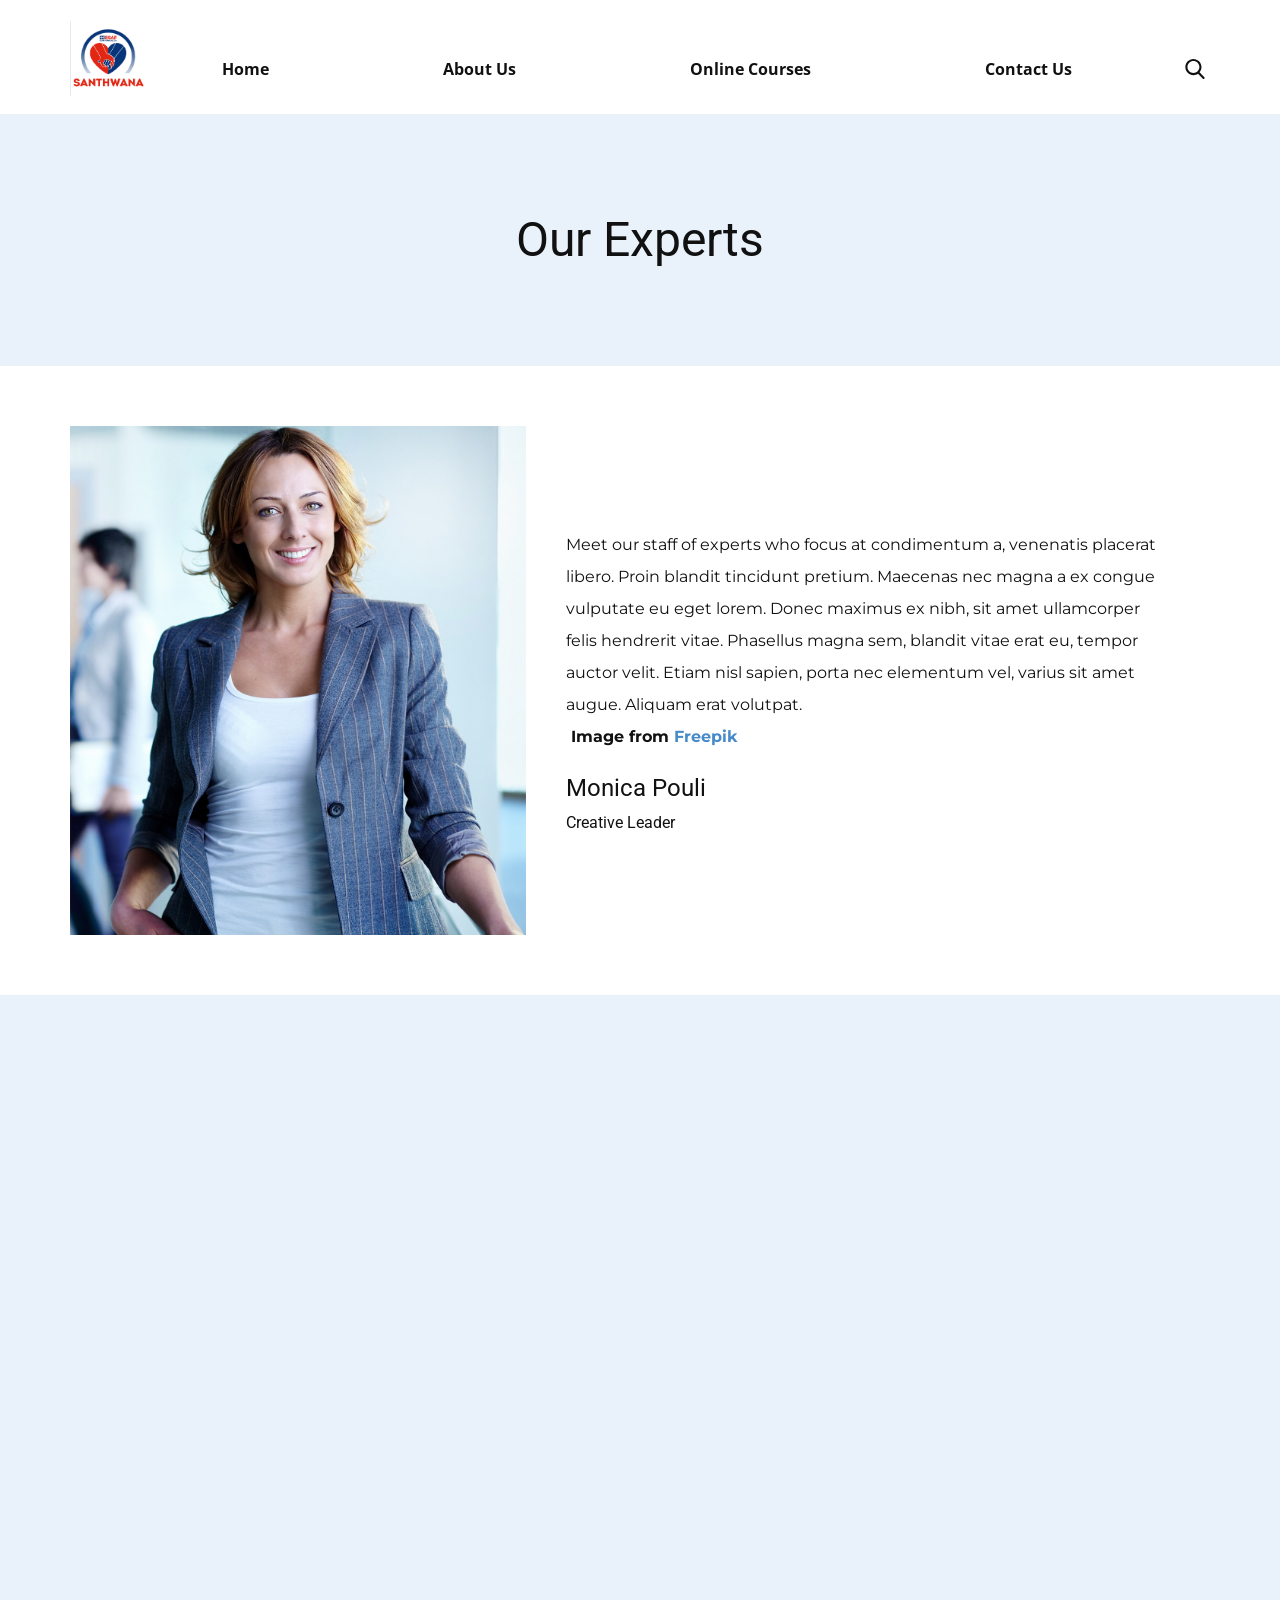
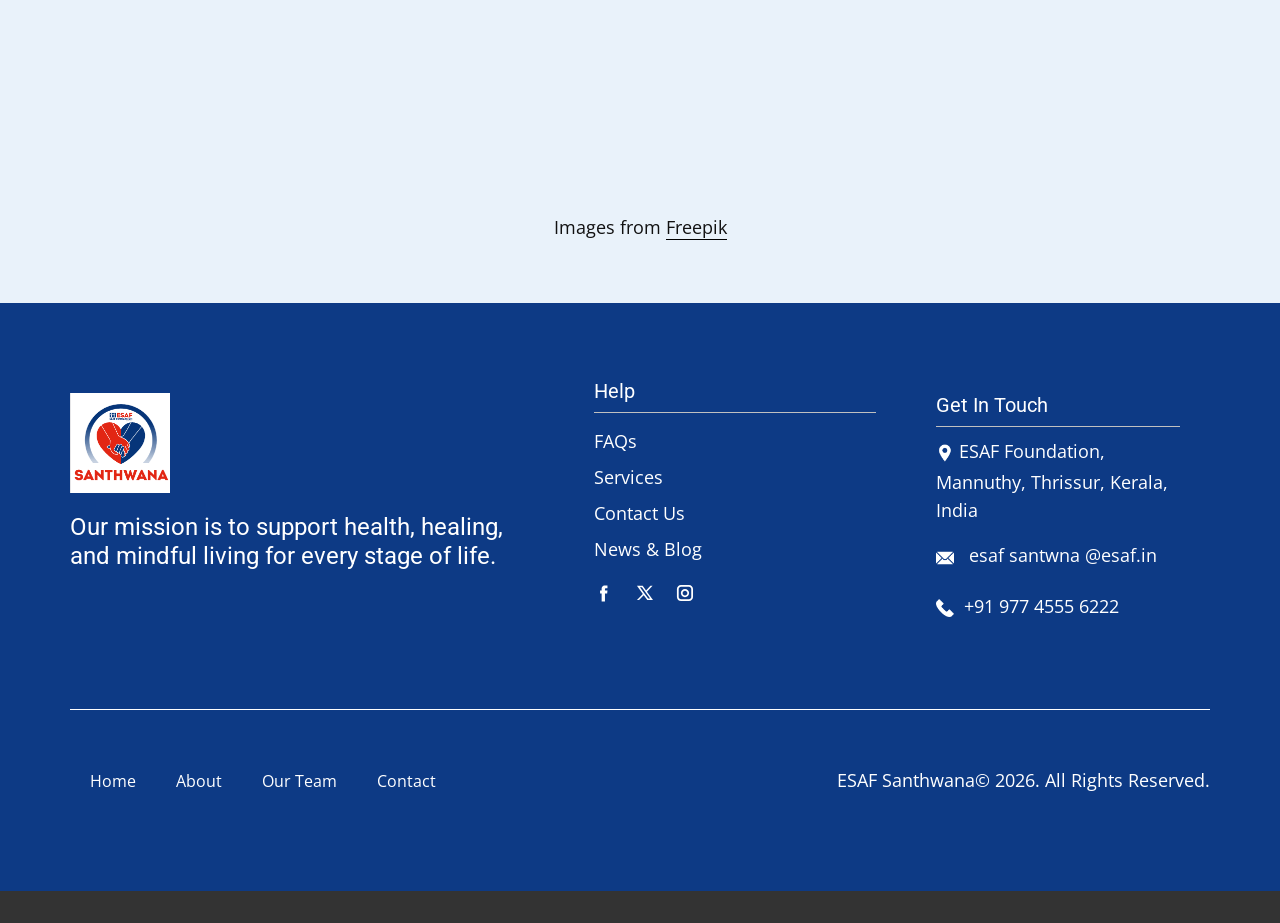
<file: Team.html>
<!DOCTYPE html>
<html style="font-size: 16px;" lang="en"><head>
    <meta name="viewport" content="width=device-width, initial-scale=1.0">
    <meta charset="utf-8">
    <meta name="keywords" content="​Our Experts, Our Amazing Team">
    <meta name="description" content="">
    <title>Team</title>
    <link rel="stylesheet" href="nicepage.css" media="screen">
<link rel="stylesheet" href="Team.css" media="screen">
    <script class="u-script" type="text/javascript" src="jquery.js" defer=""></script>
    <script class="u-script" type="text/javascript" src="nicepage.js" defer=""></script>
    <meta name="generator" content="Nicepage 8.6.2, nicepage.com">
    
    
    
    
    
    <link id="u-page-google-font" rel="stylesheet" href="https://fonts.googleapis.com/css2?display=swap&amp;family=Roboto:ital,wght@0,100;0,200;0,300;0,400;0,500;0,600;0,700;0,800;0,900;1,100;1,200;1,300;1,400;1,500;1,600;1,700;1,800;1,900&amp;family=Open+Sans:ital,wght@0,300;0,400;0,500;0,600;0,700;0,800;1,300;1,400;1,500;1,600;1,700;1,800&amp;family=Montserrat:ital,wght@0,100;0,200;0,300;0,400;0,500;0,600;0,700;0,800;0,900;1,100;1,200;1,300;1,400;1,500;1,600;1,700;1,800;1,900">
    <script type="application/ld+json">{
		"@context": "http://schema.org",
		"@type": "Organization",
		"name": "",
		"logo": "images/Logosanthwana.png",
		"sameAs": [
				"https://facebook.com/name",
				"https://twitter.com/name",
				"https://instagram.com/name"
		]
}</script>
    <meta name="theme-color" content="#478ac9">
    <meta name="twitter:site" content="@">
    <meta name="twitter:card" content="summary_large_image">
    <meta name="twitter:title" content="Team">
    <meta name="twitter:description" content="">
    <meta property="og:title" content="Team">
    <meta property="og:type" content="website">
  <meta data-intl-tel-input-cdn-path="intlTelInput/"></head>
  <body data-path-to-root="./" data-include-products="false" class="u-body u-clearfix u-xl-mode" data-lang="en"><header class="u-clearfix u-header u-header" id="header"><div class="u-clearfix u-sheet u-valign-middle-lg u-valign-middle-md u-valign-middle-sm u-valign-middle-xs u-valign-middle-xxl u-sheet-1">
        <a href="#" class="u-image u-logo u-image-1" data-image-width="199" data-image-height="198">
          <img src="images/Logosanthwana.png" class="u-logo-image u-logo-image-1">
        </a>
        <nav class="u-menu u-menu-one-level u-offcanvas u-menu-1" role="navigation" aria-label="Menu navigation">
          <div class="menu-collapse" style="font-size: 1rem; letter-spacing: 0px; font-weight: 700;">
            <a class="u-button-style u-custom-left-right-menu-spacing u-custom-padding-bottom u-custom-text-hover-color u-custom-top-bottom-menu-spacing u-hamburger-link u-nav-link u-text-active-palette-1-base u-text-hover-palette-2-base" href="#" tabindex="-1" aria-label="Open menu" aria-controls="261f">
              <svg class="u-svg-link" viewBox="0 0 24 24"><use xlink:href="#menu-hamburger"></use></svg>
              <svg class="u-svg-content" version="1.1" id="menu-hamburger" viewBox="0 0 16 16" x="0px" y="0px" xmlns:xlink="http://www.w3.org/1999/xlink" xmlns="http://www.w3.org/2000/svg"><g><rect y="1" width="16" height="2"></rect><rect y="7" width="16" height="2"></rect><rect y="13" width="16" height="2"></rect>
</g></svg>
            </a>
          </div>
          <div class="u-custom-menu u-nav-container">
            <ul class="u-nav u-unstyled u-nav-1" role="menubar"><li role="none" class="u-nav-item"><a role="menuitem" class="u-button-style u-nav-link u-text-active-palette-1-base u-text-hover-palette-1-base u-nav-link-2" href="./">Home</a>
</li><li role="none" class="u-nav-item"><a role="menuitem" class="u-button-style u-nav-link u-text-active-palette-1-base u-text-hover-palette-1-base u-nav-link-2" href="About.html">About Us</a>
</li><li role="none" class="u-nav-item"><a tabindex="-1" role="menuitem" class="u-button-style u-nav-link u-text-active-palette-1-base u-text-hover-palette-1-base u-nav-link-2">Online Courses</a>
</li><li role="none" class="u-nav-item"><a tabindex="-1" role="menuitem" class="u-button-style u-nav-link u-text-active-palette-1-base u-text-hover-palette-1-base u-nav-link-2" href="#">Contact Us</a>
</li></ul>
          </div>
          <div class="u-custom-menu u-nav-container-collapse" id="261f" role="region" aria-label="Menu panel">
            <div class="u-black u-container-style u-inner-container-layout u-opacity u-opacity-95 u-sidenav">
              <div class="u-inner-container-layout u-sidenav-overflow">
                <div class="u-menu-close" tabindex="-1" aria-label="Close menu"></div>
                <ul class="u-align-center u-nav u-popupmenu-items u-unstyled u-nav-2" role="menubar"><li role="none" class="u-nav-item"><a role="menuitem" class="u-button-style u-nav-link" href="./">Home</a>
</li><li role="none" class="u-nav-item"><a role="menuitem" class="u-button-style u-nav-link" href="About.html">About Us</a>
</li><li role="none" class="u-nav-item"><a tabindex="-1" role="menuitem" class="u-button-style u-nav-link">Online Courses</a>
</li><li role="none" class="u-nav-item"><a tabindex="-1" role="menuitem" class="u-button-style u-nav-link" href="#">Contact Us</a>
</li></ul>
              </div>
            </div>
            <div class="u-black u-menu-overlay u-opacity u-opacity-70"></div>
          </div>
        </nav>
        <form action="#" class="u-search u-search-layout-icon u-search-left u-search-1" data-search-token="no-license" data-href="search/search.html" data-page-id="97988421">
          <div class="u-search-overlay"></div>
          <button class="u-search-button" type="submit"><span class="u-search-icon u-search-icon-1">
              <svg class="u-svg-link" preserveAspectRatio="xMidYMin slice" viewBox="0 0 56.966 56.966"><use xlink:href="#svg-8e85"></use></svg>
              <svg xmlns="http://www.w3.org/2000/svg" xmlns:xlink="http://www.w3.org/1999/xlink" version="1.1" id="svg-8e85" x="0px" y="0px" viewBox="0 0 56.966 56.966" style="enable-background:new 0 0 56.966 56.966;" xml:space="preserve" class="u-svg-content"><path d="M55.146,51.887L41.588,37.786c3.486-4.144,5.396-9.358,5.396-14.786c0-12.682-10.318-23-23-23s-23,10.318-23,23  s10.318,23,23,23c4.761,0,9.298-1.436,13.177-4.162l13.661,14.208c0.571,0.593,1.339,0.92,2.162,0.92  c0.779,0,1.518-0.297,2.079-0.837C56.255,54.982,56.293,53.08,55.146,51.887z M23.984,6c9.374,0,17,7.626,17,17s-7.626,17-17,17  s-17-7.626-17-17S14.61,6,23.984,6z"></path></svg></span>
          </button>
          <input class="u-search-input" type="search" name="search" value="" placeholder="Search">
        </form>
      </div></header>
    <section class="u-clearfix u-container-align-center u-palette-1-light-3 u-section-1" id="block-1">
      <div class="u-clearfix u-sheet u-valign-middle u-sheet-1">
        <h2 class="u-align-center u-text u-text-default u-text-1"> Our Experts</h2>
      </div>
    </section>
    <section class="u-align-left u-clearfix u-container-align-left u-section-2" id="block-2">
      <div class="u-clearfix u-sheet u-valign-middle u-sheet-1">
        <div class="data-layout-selected u-clearfix u-expanded-width u-layout-wrap u-layout-wrap-1">
          <div class="u-layout">
            <div class="u-layout-row">
              <div class="u-align-left u-container-align-left u-container-style u-image u-layout-cell u-size-24-lg u-size-24-xl u-size-32-md u-size-32-sm u-size-32-xs u-image-1" data-image-width="1200" data-image-height="1448">
                <div class="u-container-layout u-container-layout-1"></div>
              </div>
              <div class="u-align-left u-container-align-left u-container-style u-layout-cell u-size-28-md u-size-28-sm u-size-28-xs u-size-36-lg u-size-36-xl u-layout-cell-2">
                <div class="u-container-layout u-valign-middle u-container-layout-2">
                  <p class="u-align-left u-custom-font u-font-montserrat u-text u-text-1"> Meet our staff of experts who focus at condimentum a, venenatis placerat libero. Proin blandit tincidunt pretium. Maecenas nec magna a ex congue vulputate eu eget lorem. Donec maximus ex nibh, sit amet ullamcorper felis hendrerit vitae. Phasellus magna sem, blandit vitae erat eu, tempor auctor velit. Etiam nisl sapien, porta nec elementum vel, varius sit amet augue. Aliquam erat volutpat.<br><span style="font-weight: 700;">&nbsp;Image from <a href="https://www.freepik.com/" class="u-active-none u-border-none u-btn u-button-link u-button-style u-hover-none u-none u-text-palette-1-base u-btn-1">Freepik</a></span>
                  </p>
                  <h4 class="u-align-left u-text u-text-default u-text-2"> Monica Pouli</h4>
                  <h5 class="u-align-left u-text u-text-default u-text-3">Creative Leader</h5>
                </div>
              </div>
            </div>
          </div>
        </div>
      </div>
    </section>
    <section class="u-align-center u-clearfix u-container-align-center u-palette-1-light-3 u-section-3" id="block-3">
      <div class="u-clearfix u-sheet u-valign-middle u-sheet-1">
        <h2 class="u-align-center u-text u-text-body-color u-text-default u-text-1" data-animation-name="customAnimationIn" data-animation-duration="1000">Our Amazing Team</h2>
        <div class="u-expanded-width u-layout-grid u-list u-list-1">
          <div class="u-repeater u-repeater-1">
            <div class="u-align-left u-container-align-left u-container-style u-list-item u-repeater-item u-shape-rectangle u-white u-list-item-1" data-animation-name="customAnimationIn" data-animation-duration="1500" data-animation-delay="500">
              <div class="u-container-layout u-similar-container u-container-layout-1">
                <img alt="" class="u-expanded-width-md u-expanded-width-sm u-expanded-width-xs u-image u-image-default u-image-1" data-image-width="626" data-image-height="417" src="images/woman4.jpg" data-animation-name="customAnimationIn" data-animation-duration="1250" data-animation-delay="250">
                <h3 class="u-text u-text-2"> Jennie Roberts</h3>
                <h6 class="u-text u-text-palette-1-base u-text-3"> Sr. Director of Programs</h6>
              </div>
            </div>
            <div class="u-align-left u-container-align-left u-container-style u-list-item u-repeater-item u-shape-rectangle u-white u-list-item-2" data-animation-name="customAnimationIn" data-animation-duration="1500" data-animation-delay="500">
              <div class="u-container-layout u-similar-container u-container-layout-2">
                <img alt="" class="u-expanded-width-md u-expanded-width-sm u-expanded-width-xs u-image u-image-default u-image-2" data-image-width="626" data-image-height="417" src="images/ddddddd.jpg" data-animation-name="customAnimationIn" data-animation-duration="1250" data-animation-delay="250">
                <h3 class="u-text u-text-4"> James Oliver</h3>
                <h6 class="u-text u-text-palette-1-base u-text-5"> Associate Director of Programs</h6>
              </div>
            </div>
            <div class="u-align-left u-container-align-left u-container-style u-list-item u-repeater-item u-shape-rectangle u-white u-list-item-3" data-animation-name="customAnimationIn" data-animation-duration="1500" data-animation-delay="500">
              <div class="u-container-layout u-similar-container u-container-layout-3">
                <img alt="" class="u-expanded-width-md u-expanded-width-sm u-expanded-width-xs u-image u-image-default u-image-3" data-image-width="626" data-image-height="417" src="images/woman8.jpg" data-animation-name="customAnimationIn" data-animation-duration="1250" data-animation-delay="250">
                <h3 class="u-text u-text-6"> Ann Richmond</h3>
                <h6 class="u-text u-text-palette-1-base u-text-7"> Education Manager</h6>
              </div>
            </div>
            <div class="u-align-left u-container-align-left u-container-style u-list-item u-repeater-item u-shape-rectangle u-white u-list-item-4" data-animation-name="customAnimationIn" data-animation-duration="1500" data-animation-delay="500">
              <div class="u-container-layout u-similar-container u-container-layout-4">
                <img alt="" class="u-expanded-width-md u-expanded-width-sm u-expanded-width-xs u-image u-image-default u-image-4" data-image-width="626" data-image-height="417" src="images/woman9.jpg" data-animation-name="customAnimationIn" data-animation-duration="1250" data-animation-delay="250">
                <h3 class="u-text u-text-8"> Mila Parker</h3>
                <h6 class="u-text u-text-palette-1-base u-text-9"> Office Manager</h6>
              </div>
            </div>
          </div>
        </div>
        <p class="u-align-center u-text u-text-default u-text-10">Images from <a href="https://freepik.com/photos/people" class="u-active-none u-border-1 u-border-active-palette-1-base u-border-black u-border-hover-palette-1-base u-border-no-left u-border-no-right u-border-no-top u-btn u-button-link u-button-style u-hover-none u-none u-text-body-color u-btn-1">Freepik</a>
        </p>
      </div>
    </section>
    
    
    
    <footer class="u-align-center-sm u-align-center-xs u-clearfix u-color-var u-container-align-center u-footer u-footer" id="footer"><div class="u-clearfix u-sheet u-valign-middle u-sheet-1">
        <div class="data-layout-selected u-clearfix u-expanded-width u-layout-wrap u-layout-wrap-1">
          <div class="u-gutter-0 u-layout">
            <div class="u-layout-row">
              <div class="u-container-align-left-lg u-container-align-left-md u-container-align-left-sm u-container-align-left-xl u-container-style u-layout-cell u-shape-rectangle u-size-26-lg u-size-26-xl u-size-26-xxl u-size-40-md u-size-40-sm u-size-40-xs u-layout-cell-1">
                <div class="u-container-layout u-valign-top-lg u-valign-top-md u-valign-top-sm u-valign-top-xs u-container-layout-1">
                  <a href="" class="u-image u-logo u-image-1" data-image-width="199" data-image-height="198">
                    <img src="images/Logosanthwana.png" class="u-logo-image u-logo-image-1">
                  </a>
                  <h4 class="u-align-left u-text u-text-default u-text-white u-text-1"> Our mission is to support health, healing, and mindful living for every stage of life.</h4>
                </div>
              </div>
              <div class="u-container-style u-layout-cell u-shape-rectangle u-size-18-lg u-size-18-xl u-size-18-xxl u-size-20-md u-size-20-sm u-size-20-xs u-layout-cell-2">
                <div class="u-container-layout u-valign-top u-container-layout-2">
                  <h5 class="u-align-left u-text u-text-body-alt-color u-text-2"> Help</h5>
                  <div class="u-align-left u-border-1 u-border-grey-25 u-border-no-bottom u-border-no-left u-expanded-width u-line u-line-horizontal u-line-1"></div>
                  <p class="u-align-left u-text u-text-3">
                    <a href="#" class="u-active-none u-border-1 u-border-active-white u-border-hover-white u-border-no-left u-border-no-right u-border-no-top u-btn u-button-link u-button-style u-hover-none u-none u-text-active-grey-10 u-text-body-alt-color u-text-hover-grey-10 u-btn-1" title="#" data-animation-name="" data-animation-duration="0" data-animation-delay="0" data-animation-direction=""> FAQs</a>
                    <a href="#" class="u-active-none u-border-1 u-border-active-white u-border-hover-white u-border-no-left u-border-no-right u-border-no-top u-btn u-button-link u-button-style u-hover-none u-none u-text-active-grey-10 u-text-body-alt-color u-text-hover-grey-10 u-btn-2" title="#" data-animation-name="" data-animation-duration="0" data-animation-delay="0" data-animation-direction="">
                      <br>Services
                    </a>
                    <br>
                    <a href="#" class="u-active-none u-border-1 u-border-active-white u-border-hover-white u-border-no-left u-border-no-right u-border-no-top u-btn u-button-link u-button-style u-hover-none u-none u-text-active-grey-10 u-text-body-alt-color u-text-hover-grey-10 u-btn-3" title="#" data-animation-name="" data-animation-duration="0" data-animation-delay="0" data-animation-direction=""> Contact Us<br>
                    </a>
                    <a href="#" class="u-active-none u-border-1 u-border-active-white u-border-hover-white u-border-no-left u-border-no-right u-border-no-top u-btn u-button-link u-button-style u-hover-none u-none u-text-active-grey-10 u-text-body-alt-color u-text-hover-grey-10 u-btn-4" data-animation-name="" data-animation-duration="0" data-animation-delay="0" data-animation-direction=""> News &amp; Blog</a>
                    <br>
                  </p>
                  <div class="u-social-icons u-social-icons-1">
                    <a class="u-social-url" title="facebook" target="_blank" href="https://facebook.com/name"><span class="u-icon u-social-facebook u-social-icon u-text-white u-icon-1"><svg class="u-svg-link" preserveAspectRatio="xMidYMin slice" viewBox="0 0 112 112" style=""><use xlink:href="#svg-58df"></use></svg><svg class="u-svg-content" viewBox="0 0 112 112" x="0" y="0" id="svg-58df"><path fill="currentColor" d="M75.5,28.8H65.4c-1.5,0-4,0.9-4,4.3v9.4h13.9l-1.5,15.8H61.4v45.1H42.8V58.3h-8.8V42.4h8.8V32.2
c0-7.4,3.4-18.8,18.8-18.8h13.8v15.4H75.5z"></path></svg></span>
                    </a>
                    <a class="u-social-url" title="twitter" target="_blank" href="https://twitter.com/name"><span class="u-icon u-social-icon u-social-twitter u-text-white u-icon-2"><svg class="u-svg-link" preserveAspectRatio="xMidYMin slice" viewBox="0 0 112.2 112.2" style=""><use xlink:href="#svg-e10a"></use></svg><svg class="u-svg-content" viewBox="0 0 112.2 112.2" x="0px" y="0px" id="svg-e10a"><path d="M67.1,49.1L98.6,16h-12L62,42L43.2,16H11l32.8,45.2L11,96h11.6l26.3-27.7L69.1,96H101L67.1,49.1z M55,61.9l-5.1-7L27.5,24.4
	h11.4l17.3,23.8l5.1,7.1l23.4,32.2H73.8L55,61.9z"></path></svg></span>
                    </a>
                    <a class="u-social-url" title="instagram" target="_blank" href="https://instagram.com/name"><span class="u-icon u-social-icon u-social-instagram u-text-white u-icon-3"><svg class="u-svg-link" preserveAspectRatio="xMidYMin slice" viewBox="0 0 112 112" style=""><use xlink:href="#svg-3bdf"></use></svg><svg class="u-svg-content" viewBox="0 0 112 112" x="0" y="0" id="svg-3bdf"><path fill="currentColor" d="M55.9,32.9c-12.8,0-23.2,10.4-23.2,23.2s10.4,23.2,23.2,23.2s23.2-10.4,23.2-23.2S68.7,32.9,55.9,32.9z
	 M55.9,69.4c-7.4,0-13.3-6-13.3-13.3c-0.1-7.4,6-13.3,13.3-13.3s13.3,6,13.3,13.3C69.3,63.5,63.3,69.4,55.9,69.4z"></path><path fill="currentColor" d="M78.2,11H33.5C21,11,10.8,21.3,10.8,33.7v44.7c0,12.6,10.2,22.8,22.7,22.8h44.7c12.6,0,22.7-10.2,22.7-22.7
	V33.7C100.8,21.1,90.6,11,78.2,11z M91,78.4c0,7.1-5.8,12.8-12.8,12.8H33.5c-7.1,0-12.8-5.8-12.8-12.8V33.7
	c0-7.1,5.8-12.8,12.8-12.8h44.7c7.1,0,12.8,5.8,12.8,12.8V78.4z"></path></svg></span>
                    </a>
                  </div>
                </div>
              </div>
              <div class="u-container-style u-layout-cell u-shape-rectangle u-size-16-lg u-size-16-xl u-size-16-xxl u-size-60-md u-size-60-sm u-size-60-xs u-layout-cell-3">
                <div class="u-container-layout u-valign-top u-container-layout-3">
                  <h5 class="u-align-left u-text u-text-white u-text-4"> Get In Touch</h5>
                  <div class="u-align-left u-border-1 u-border-grey-25 u-border-no-bottom u-border-no-left u-expanded-width u-line u-line-horizontal u-line-2" data-animation-name="" data-animation-duration="0" data-animation-delay="0" data-animation-direction=""></div>
                  <p class="u-align-left u-text u-text-white u-text-5"><span class="u-file-icon u-icon u-text-white u-icon-4"><img src="images/1-b26c8bb7.png" alt=""></span>ESAF Foundation, Mannuthy, Thrissur, Kerala, India
                  </p>
                  <p class="u-align-left u-text u-text-default u-text-6"><span class="u-file-icon u-icon u-text-white u-icon-5"><img src="images/2-a85e65c4.png" alt=""></span>&nbsp; <a href="mailto:hi@car.repair.com" class="u-active-none u-border-1 u-border-active-white u-border-hover-white u-border-no-left u-border-no-right u-border-no-top u-btn u-button-link u-button-style u-hover-none u-none u-text-active-grey-10 u-text-body-alt-color u-text-hover-grey-10 u-btn-5" data-animation-name="" data-animation-duration="0" data-animation-delay="0" data-animation-direction="">esaf santwna @esaf.in</a>
                  </p>
                  <p class="u-align-left u-text u-text-7">
                    <a href="tel:+12345678910" class="u-active-none u-border-1 u-border-active-white u-border-hover-white u-border-no-left u-border-no-right u-border-no-top u-btn u-button-link u-button-style u-hover-none u-none u-text-active-grey-10 u-text-body-alt-color u-text-hover-grey-10 u-btn-6" data-animation-name="" data-animation-duration="0" data-animation-delay="0" data-animation-direction=""><span class="u-file-icon u-icon u-text-white u-icon-6"><img src="images/3-c91f3b92.png" alt=""></span> +91&nbsp;977 4555 6222
                    </a>
                  </p>
                </div>
              </div>
            </div>
          </div>
        </div>
        <div class="u-align-center u-border-1 u-border-white u-expanded-width u-line u-line-horizontal u-line-3"></div>
        <div class="data-layout-selected u-clearfix u-expanded-width u-layout-custom-xs u-layout-wrap u-layout-wrap-2">
          <div class="u-layout">
            <div class="u-layout-row">
              <div class="u-container-style u-layout-cell u-size-14-xs u-size-30-lg u-size-30-xl u-size-30-xxl u-size-60-md u-size-60-sm u-layout-cell-4">
                <div class="u-container-layout u-valign-middle u-container-layout-4">
                  <nav class="u-menu u-menu-one-level u-offcanvas u-menu-1" data-responsive-from="XS" role="navigation">
                    <div class="menu-collapse">
                      <a class="u-button-style u-custom-text-color u-hamburger-link u-nav-link" aria-label="Open menu" aria-controls="e226" href="#">
                        <svg class="u-svg-link" viewBox="0 0 24 24"><use xlink:href="#svg-23e0"></use></svg>
                        <svg class="u-svg-content" version="1.1" id="svg-23e0" viewBox="0 0 16 16" x="0px" y="0px" xmlns:xlink="http://www.w3.org/1999/xlink" xmlns="http://www.w3.org/2000/svg"><g><rect y="1" width="16" height="2"></rect><rect y="7" width="16" height="2"></rect><rect y="13" width="16" height="2"></rect>
</g></svg>
                      </a>
                    </div>
                    <div class="u-custom-menu u-nav-container">
                      <ul class="u-nav u-unstyled" role="menubar"><li role="none" class="u-nav-item"><a tabindex="-1" role="menuitem" class="u-button-style u-nav-link u-text-white" href="#" aria-haspopup="true">Home</a>
</li><li role="none" class="u-nav-item"><a tabindex="-1" role="menuitem" class="u-button-style u-nav-link u-text-white" href="#">About</a>
</li><li role="none" class="u-nav-item"><a tabindex="-1" role="menuitem" class="u-button-style u-nav-link u-text-white" href="#">Our Team</a>
</li><li role="none" class="u-nav-item"><a tabindex="-1" role="menuitem" class="u-button-style u-nav-link u-text-white" href="#">Contact</a>
</li></ul>
                    </div>
                    <div id="e226" role="region" aria-label="Menu panel" class="u-custom-menu u-nav-container-collapse">
                      <div class="u-black u-container-style u-inner-container-layout u-opacity u-opacity-95 u-sidenav">
                        <div class="u-inner-container-layout u-sidenav-overflow">
                          <div class="u-menu-close" aria-label="Close menu"></div>
                          <ul class="u-align-center u-nav u-popupmenu-items u-unstyled u-nav-2" role="menubar"><li role="none" class="u-nav-item"><a tabindex="-1" role="menuitem" class="u-button-style u-nav-link" href="#" aria-haspopup="true">Home</a>
</li><li role="none" class="u-nav-item"><a tabindex="-1" role="menuitem" class="u-button-style u-nav-link" href="#">About</a>
</li><li role="none" class="u-nav-item"><a tabindex="-1" role="menuitem" class="u-button-style u-nav-link" href="#">Our Team</a>
</li><li role="none" class="u-nav-item"><a tabindex="-1" role="menuitem" class="u-button-style u-nav-link" href="#">Contact</a>
</li></ul>
                        </div>
                      </div>
                      <div class="u-black u-menu-overlay u-opacity u-opacity-70"></div>
                    </div>
                    <style class="menu-style">@media (max-width: 539px) {
                    [data-responsive-from="XS"] .u-nav-container {
                        display: none;
                    }
                    [data-responsive-from="XS"] .menu-collapse {
                        display: block;
                    }
                }</style>
                  </nav>
                </div>
              </div>
              <div class="u-container-align-left-md u-container-align-left-sm u-container-align-left-xs u-container-align-right-lg u-container-align-right-xl u-container-align-right-xxl u-container-style u-layout-cell u-size-30-lg u-size-30-xl u-size-30-xxl u-size-46-xs u-size-60-md u-size-60-sm u-layout-cell-5">
                <div class="u-container-layout u-valign-middle u-container-layout-5">
                  <p class="u-align-left-md u-align-left-sm u-align-left-xs u-align-right-lg u-align-right-xl u-align-right-xxl u-text u-text-default u-text-white u-text-8">ESAF Santhwana© 2026. All Rights Reserved.</p>
                </div>
              </div>
            </div>
          </div>
        </div>
      </div></footer>
    <section class="u-backlink u-clearfix u-grey-80"></section>
  
</body></html>
</file>
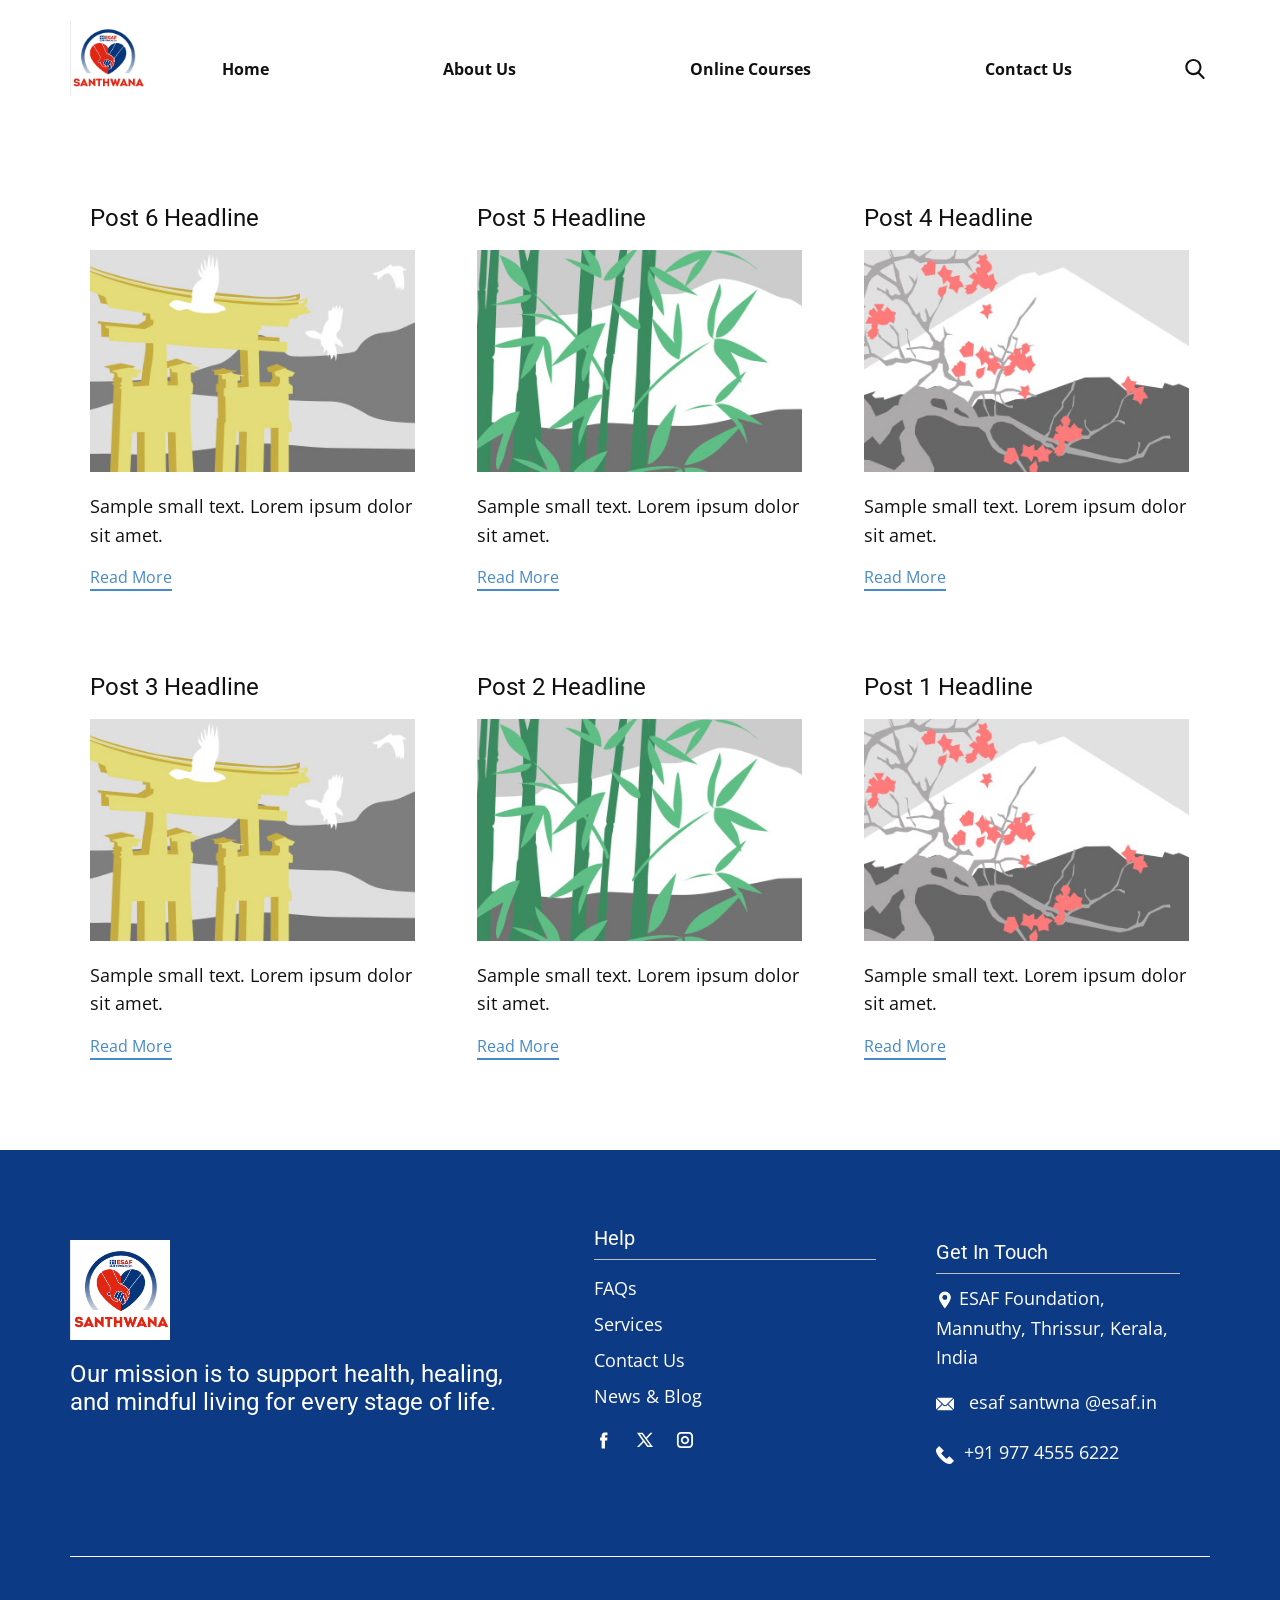
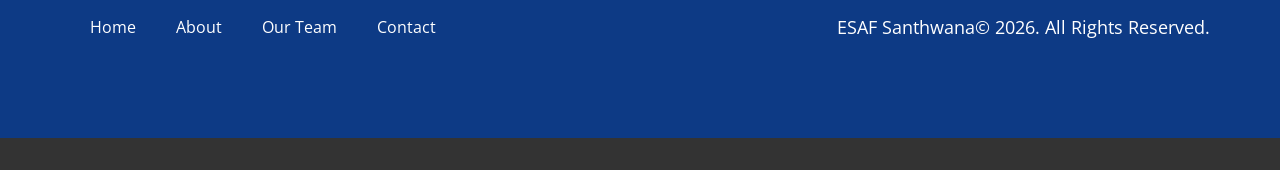
<file: blog/blog.html>
<!DOCTYPE html>
<html style="font-size: 16px;" lang="en"><head>
    <meta name="viewport" content="width=device-width, initial-scale=1.0">
    <meta charset="utf-8">
    <meta name="keywords" content="">
    <meta name="description" content="">
    <title>Blog</title>
    <link rel="stylesheet" href="../nicepage.css" media="screen">
<link rel="stylesheet" href="../Blog-Template.css" media="screen">
    <script class="u-script" type="text/javascript" src="../jquery.js" defer=""></script>
    <script class="u-script" type="text/javascript" src="../nicepage.js" defer=""></script>
    <meta name="generator" content="Nicepage 8.6.2, nicepage.com">
    
    
    
    <link id="u-page-google-font" rel="stylesheet" href="https://fonts.googleapis.com/css2?display=swap&amp;family=Roboto:ital,wght@0,100;0,200;0,300;0,400;0,500;0,600;0,700;0,800;0,900;1,100;1,200;1,300;1,400;1,500;1,600;1,700;1,800;1,900&amp;family=Open+Sans:ital,wght@0,300;0,400;0,500;0,600;0,700;0,800;1,300;1,400;1,500;1,600;1,700;1,800">
    <script type="application/ld+json">{
		"@context": "http://schema.org",
		"@type": "Organization",
		"name": "",
		"logo": "images/Logosanthwana.png",
		"sameAs": [
				"https://facebook.com/name",
				"https://twitter.com/name",
				"https://instagram.com/name"
		]
}</script>
    <meta name="theme-color" content="#478ac9">
    <meta name="twitter:site" content="@">
    <meta name="twitter:card" content="summary_large_image">
    <meta name="twitter:title" content="Blog">
    <meta name="twitter:description" content="">
  <meta data-intl-tel-input-cdn-path="intlTelInput/"></head>
  <body data-path-to-root="../" data-include-products="false" class="u-body u-xl-mode" data-lang="en"><header class="u-clearfix u-header u-header" id="header"><div class="u-clearfix u-sheet u-valign-middle-lg u-valign-middle-md u-valign-middle-sm u-valign-middle-xs u-valign-middle-xxl u-sheet-1">
        <a href="#" class="u-image u-logo u-image-1" data-image-width="199" data-image-height="198">
          <img src="../images/Logosanthwana.png" class="u-logo-image u-logo-image-1">
        </a>
        <nav class="u-menu u-menu-one-level u-offcanvas u-menu-1" role="navigation" aria-label="Menu navigation">
          <div class="menu-collapse" style="font-size: 1rem; letter-spacing: 0px; font-weight: 700;">
            <a class="u-button-style u-custom-left-right-menu-spacing u-custom-padding-bottom u-custom-text-hover-color u-custom-top-bottom-menu-spacing u-hamburger-link u-nav-link u-text-active-palette-1-base u-text-hover-palette-2-base" href="#" tabindex="-1" aria-label="Open menu" aria-controls="261f">
              <svg class="u-svg-link" viewBox="0 0 24 24"><use xlink:href="#menu-hamburger"></use></svg>
              <svg class="u-svg-content" version="1.1" id="menu-hamburger" viewBox="0 0 16 16" x="0px" y="0px" xmlns:xlink="http://www.w3.org/1999/xlink" xmlns="http://www.w3.org/2000/svg"><g><rect y="1" width="16" height="2"></rect><rect y="7" width="16" height="2"></rect><rect y="13" width="16" height="2"></rect>
</g></svg>
            </a>
          </div>
          <div class="u-custom-menu u-nav-container">
            <ul class="u-nav u-unstyled u-nav-1" role="menubar"><li role="none" class="u-nav-item"><a role="menuitem" class="u-button-style u-nav-link u-text-active-palette-1-base u-text-hover-palette-1-base u-nav-link-2" href="../">Home</a>
</li><li role="none" class="u-nav-item"><a role="menuitem" class="u-button-style u-nav-link u-text-active-palette-1-base u-text-hover-palette-1-base u-nav-link-2" href="../About.html">About Us</a>
</li><li role="none" class="u-nav-item"><a tabindex="-1" role="menuitem" class="u-button-style u-nav-link u-text-active-palette-1-base u-text-hover-palette-1-base u-nav-link-2">Online Courses</a>
</li><li role="none" class="u-nav-item"><a tabindex="-1" role="menuitem" class="u-button-style u-nav-link u-text-active-palette-1-base u-text-hover-palette-1-base u-nav-link-2" href="#">Contact Us</a>
</li></ul>
          </div>
          <div class="u-custom-menu u-nav-container-collapse" id="261f" role="region" aria-label="Menu panel">
            <div class="u-black u-container-style u-inner-container-layout u-opacity u-opacity-95 u-sidenav">
              <div class="u-inner-container-layout u-sidenav-overflow">
                <div class="u-menu-close" tabindex="-1" aria-label="Close menu"></div>
                <ul class="u-align-center u-nav u-popupmenu-items u-unstyled u-nav-2" role="menubar"><li role="none" class="u-nav-item"><a role="menuitem" class="u-button-style u-nav-link" href="../">Home</a>
</li><li role="none" class="u-nav-item"><a role="menuitem" class="u-button-style u-nav-link" href="../About.html">About Us</a>
</li><li role="none" class="u-nav-item"><a tabindex="-1" role="menuitem" class="u-button-style u-nav-link">Online Courses</a>
</li><li role="none" class="u-nav-item"><a tabindex="-1" role="menuitem" class="u-button-style u-nav-link" href="#">Contact Us</a>
</li></ul>
              </div>
            </div>
            <div class="u-black u-menu-overlay u-opacity u-opacity-70"></div>
          </div>
        </nav>
        <form action="#" class="u-search u-search-layout-icon u-search-left u-search-1" data-search-token="no-license" data-href="../search/search.html" data-page-id="97988421">
          <div class="u-search-overlay"></div>
          <button class="u-search-button" type="submit"><span class="u-search-icon u-search-icon-1">
              <svg class="u-svg-link" preserveAspectRatio="xMidYMin slice" viewBox="0 0 56.966 56.966"><use xlink:href="#svg-8e85"></use></svg>
              <svg xmlns="http://www.w3.org/2000/svg" xmlns:xlink="http://www.w3.org/1999/xlink" version="1.1" id="svg-8e85" x="0px" y="0px" viewBox="0 0 56.966 56.966" style="enable-background:new 0 0 56.966 56.966;" xml:space="preserve" class="u-svg-content"><path d="M55.146,51.887L41.588,37.786c3.486-4.144,5.396-9.358,5.396-14.786c0-12.682-10.318-23-23-23s-23,10.318-23,23  s10.318,23,23,23c4.761,0,9.298-1.436,13.177-4.162l13.661,14.208c0.571,0.593,1.339,0.92,2.162,0.92  c0.779,0,1.518-0.297,2.079-0.837C56.255,54.982,56.293,53.08,55.146,51.887z M23.984,6c9.374,0,17,7.626,17,17s-7.626,17-17,17  s-17-7.626-17-17S14.61,6,23.984,6z"></path></svg></span>
          </button>
          <input class="u-search-input" type="search" name="search" value="" placeholder="Search">
        </form>
      </div></header>
    <section class="u-clearfix u-section-1" id="block-2">
      <div class="u-clearfix u-sheet u-valign-middle u-sheet-1"><!--blog--><!--blog_options_json--><!--{"type":"Recent","source":"","tags":"","count":""}--><!--/blog_options_json-->
        <div class="u-blog u-expanded-width u-repeater u-repeater-1" data-blog-id="blog-1"><!--blog_post-->
          <div class="u-blog-post u-container-style u-repeater-item u-white u-repeater-item-1"><meta name="twitter:description" content="Sample small text. Lorem ipsum dolor sit amet."><meta name="description" content="Sample small text. Lorem ipsum dolor sit amet."><meta property="og:type" content="article"><meta property="og:title" content="Post 6 Headline"><meta property="og:description" content="Sample small text. Lorem ipsum dolor sit amet."><meta property="og:image" content="../images/8ad73f3c.jpeg">
            <div class="u-container-layout u-similar-container u-valign-top u-container-layout-1"><!--blog_post_header-->
              <h4 class="u-blog-control u-text u-text-1">
                <a class="u-post-header-link" href="../blog/post-5.html">Post 6 Headline</a>
              </h4><!--/blog_post_header--><!--blog_post_image-->
              <img alt="" class="u-blog-control u-expanded-width u-image u-image-default u-image-1" src="../images/8ad73f3c.jpeg" data-href="../blog/post-5.html"><!--/blog_post_image--><!--blog_post_content-->
              <div class="u-blog-control u-post-content u-text u-text-2 fr-view">Sample small text. Lorem ipsum dolor sit amet.</div><!--/blog_post_content--><!--blog_post_readmore-->
              <a href="../blog/post-5.html" class="u-blog-control u-border-2 u-border-palette-1-base u-btn u-btn-rectangle u-button-style u-none u-btn-1"><!--blog_post_readmore_content--><!--options_json--><!--{"content":"","defaultValue":"Read More"}--><!--/options_json-->Read More<!--/blog_post_readmore_content--></a><!--/blog_post_readmore-->
            </div>
          </div><div class="u-blog-post u-container-style u-repeater-item u-video-cover u-white"><meta name="twitter:description" content="Sample small text. Lorem ipsum dolor sit amet."><meta name="description" content="Sample small text. Lorem ipsum dolor sit amet."><meta property="og:type" content="article"><meta property="og:title" content="Post 5 Headline"><meta property="og:description" content="Sample small text. Lorem ipsum dolor sit amet."><meta property="og:image" content="../images/68f64b9d.jpeg">
            <div class="u-container-layout u-similar-container u-valign-top u-container-layout-2"><!--blog_post_header-->
              <h4 class="u-blog-control u-text u-text-3">
                <a class="u-post-header-link" href="../blog/post-4.html">Post 5 Headline</a>
              </h4><!--/blog_post_header--><!--blog_post_image-->
              <img alt="" class="u-blog-control u-expanded-width u-image u-image-default u-image-2" src="../images/68f64b9d.jpeg" data-href="../blog/post-4.html"><!--/blog_post_image--><!--blog_post_content-->
              <div class="u-blog-control u-post-content u-text u-text-4 fr-view">Sample small text. Lorem ipsum dolor sit amet.</div><!--/blog_post_content--><!--blog_post_readmore-->
              <a href="../blog/post-4.html" class="u-blog-control u-border-2 u-border-palette-1-base u-btn u-btn-rectangle u-button-style u-none u-btn-2"><!--blog_post_readmore_content--><!--options_json--><!--{"content":"","defaultValue":"Read More"}--><!--/options_json-->Read More<!--/blog_post_readmore_content--></a><!--/blog_post_readmore-->
            </div>
          </div><div class="u-blog-post u-container-style u-repeater-item u-video-cover u-white"><meta name="twitter:description" content="Sample small text. Lorem ipsum dolor sit amet."><meta name="description" content="Sample small text. Lorem ipsum dolor sit amet."><meta property="og:type" content="article"><meta property="og:title" content="Post 4 Headline"><meta property="og:description" content="Sample small text. Lorem ipsum dolor sit amet."><meta property="og:image" content="../images/0fd3416c.jpeg">
            <div class="u-container-layout u-similar-container u-valign-top u-container-layout-3"><!--blog_post_header-->
              <h4 class="u-blog-control u-text u-text-5">
                <a class="u-post-header-link" href="../blog/post-3.html">Post 4 Headline</a>
              </h4><!--/blog_post_header--><!--blog_post_image-->
              <img alt="" class="u-blog-control u-expanded-width u-image u-image-default u-image-3" src="../images/0fd3416c.jpeg" data-href="../blog/post-3.html"><!--/blog_post_image--><!--blog_post_content-->
              <div class="u-blog-control u-post-content u-text u-text-6 fr-view">Sample small text. Lorem ipsum dolor sit amet.</div><!--/blog_post_content--><!--blog_post_readmore-->
              <a href="../blog/post-3.html" class="u-blog-control u-border-2 u-border-palette-1-base u-btn u-btn-rectangle u-button-style u-none u-btn-3"><!--blog_post_readmore_content--><!--options_json--><!--{"content":"","defaultValue":"Read More"}--><!--/options_json-->Read More<!--/blog_post_readmore_content--></a><!--/blog_post_readmore-->
            </div>
          </div><div class="u-blog-post u-container-style u-repeater-item u-white u-repeater-item-1"><meta name="twitter:description" content="Sample small text. Lorem ipsum dolor sit amet."><meta name="description" content="Sample small text. Lorem ipsum dolor sit amet."><meta property="og:type" content="article"><meta property="og:title" content="Post 3 Headline"><meta property="og:description" content="Sample small text. Lorem ipsum dolor sit amet."><meta property="og:image" content="../images/8ad73f3c.jpeg">
            <div class="u-container-layout u-similar-container u-valign-top u-container-layout-1"><!--blog_post_header-->
              <h4 class="u-blog-control u-text u-text-1">
                <a class="u-post-header-link" href="../blog/post-2.html">Post 3 Headline</a>
              </h4><!--/blog_post_header--><!--blog_post_image-->
              <img alt="" class="u-blog-control u-expanded-width u-image u-image-default u-image-1" src="../images/8ad73f3c.jpeg" data-href="../blog/post-2.html"><!--/blog_post_image--><!--blog_post_content-->
              <div class="u-blog-control u-post-content u-text u-text-2 fr-view">Sample small text. Lorem ipsum dolor sit amet.</div><!--/blog_post_content--><!--blog_post_readmore-->
              <a href="../blog/post-2.html" class="u-blog-control u-border-2 u-border-palette-1-base u-btn u-btn-rectangle u-button-style u-none u-btn-1"><!--blog_post_readmore_content--><!--options_json--><!--{"content":"","defaultValue":"Read More"}--><!--/options_json-->Read More<!--/blog_post_readmore_content--></a><!--/blog_post_readmore-->
            </div>
          </div><div class="u-blog-post u-container-style u-repeater-item u-video-cover u-white"><meta name="twitter:description" content="Sample small text. Lorem ipsum dolor sit amet."><meta name="description" content="Sample small text. Lorem ipsum dolor sit amet."><meta property="og:type" content="article"><meta property="og:title" content="Post 2 Headline"><meta property="og:description" content="Sample small text. Lorem ipsum dolor sit amet."><meta property="og:image" content="../images/68f64b9d.jpeg">
            <div class="u-container-layout u-similar-container u-valign-top u-container-layout-2"><!--blog_post_header-->
              <h4 class="u-blog-control u-text u-text-3">
                <a class="u-post-header-link" href="../blog/post-1.html">Post 2 Headline</a>
              </h4><!--/blog_post_header--><!--blog_post_image-->
              <img alt="" class="u-blog-control u-expanded-width u-image u-image-default u-image-2" src="../images/68f64b9d.jpeg" data-href="../blog/post-1.html"><!--/blog_post_image--><!--blog_post_content-->
              <div class="u-blog-control u-post-content u-text u-text-4 fr-view">Sample small text. Lorem ipsum dolor sit amet.</div><!--/blog_post_content--><!--blog_post_readmore-->
              <a href="../blog/post-1.html" class="u-blog-control u-border-2 u-border-palette-1-base u-btn u-btn-rectangle u-button-style u-none u-btn-2"><!--blog_post_readmore_content--><!--options_json--><!--{"content":"","defaultValue":"Read More"}--><!--/options_json-->Read More<!--/blog_post_readmore_content--></a><!--/blog_post_readmore-->
            </div>
          </div><div class="u-blog-post u-container-style u-repeater-item u-video-cover u-white"><meta name="twitter:description" content="Sample small text. Lorem ipsum dolor sit amet."><meta name="description" content="Sample small text. Lorem ipsum dolor sit amet."><meta property="og:type" content="article"><meta property="og:title" content="Post 1 Headline"><meta property="og:description" content="Sample small text. Lorem ipsum dolor sit amet."><meta property="og:image" content="../images/0fd3416c.jpeg">
            <div class="u-container-layout u-similar-container u-valign-top u-container-layout-3"><!--blog_post_header-->
              <h4 class="u-blog-control u-text u-text-5">
                <a class="u-post-header-link" href="../blog/post.html">Post 1 Headline</a>
              </h4><!--/blog_post_header--><!--blog_post_image-->
              <img alt="" class="u-blog-control u-expanded-width u-image u-image-default u-image-3" src="../images/0fd3416c.jpeg" data-href="../blog/post.html"><!--/blog_post_image--><!--blog_post_content-->
              <div class="u-blog-control u-post-content u-text u-text-6 fr-view">Sample small text. Lorem ipsum dolor sit amet.</div><!--/blog_post_content--><!--blog_post_readmore-->
              <a href="../blog/post.html" class="u-blog-control u-border-2 u-border-palette-1-base u-btn u-btn-rectangle u-button-style u-none u-btn-3"><!--blog_post_readmore_content--><!--options_json--><!--{"content":"","defaultValue":"Read More"}--><!--/options_json-->Read More<!--/blog_post_readmore_content--></a><!--/blog_post_readmore-->
            </div>
          </div><!--/blog_post--><!--blog_post-->
          <!--/blog_post--><!--blog_post-->
          <!--/blog_post-->
        </div><!--/blog-->
      </div>
    </section>
    
    
    
    <footer class="u-align-center-sm u-align-center-xs u-clearfix u-color-var u-container-align-center u-footer u-footer" id="footer"><div class="u-clearfix u-sheet u-valign-middle u-sheet-1">
        <div class="data-layout-selected u-clearfix u-expanded-width u-layout-wrap u-layout-wrap-1">
          <div class="u-gutter-0 u-layout">
            <div class="u-layout-row">
              <div class="u-container-align-left-lg u-container-align-left-md u-container-align-left-sm u-container-align-left-xl u-container-style u-layout-cell u-shape-rectangle u-size-26-lg u-size-26-xl u-size-26-xxl u-size-40-md u-size-40-sm u-size-40-xs u-layout-cell-1">
                <div class="u-container-layout u-valign-top-lg u-valign-top-md u-valign-top-sm u-valign-top-xs u-container-layout-1">
                  <a href="" class="u-image u-logo u-image-1" data-image-width="199" data-image-height="198">
                    <img src="../images/Logosanthwana.png" class="u-logo-image u-logo-image-1">
                  </a>
                  <h4 class="u-align-left u-text u-text-default u-text-white u-text-1"> Our mission is to support health, healing, and mindful living for every stage of life.</h4>
                </div>
              </div>
              <div class="u-container-style u-layout-cell u-shape-rectangle u-size-18-lg u-size-18-xl u-size-18-xxl u-size-20-md u-size-20-sm u-size-20-xs u-layout-cell-2">
                <div class="u-container-layout u-valign-top u-container-layout-2">
                  <h5 class="u-align-left u-text u-text-body-alt-color u-text-2"> Help</h5>
                  <div class="u-align-left u-border-1 u-border-grey-25 u-border-no-bottom u-border-no-left u-expanded-width u-line u-line-horizontal u-line-1"></div>
                  <p class="u-align-left u-text u-text-3">
                    <a href="#" class="u-active-none u-border-1 u-border-active-white u-border-hover-white u-border-no-left u-border-no-right u-border-no-top u-btn u-button-link u-button-style u-hover-none u-none u-text-active-grey-10 u-text-body-alt-color u-text-hover-grey-10 u-btn-1" title="#" data-animation-name="" data-animation-duration="0" data-animation-delay="0" data-animation-direction=""> FAQs</a>
                    <a href="#" class="u-active-none u-border-1 u-border-active-white u-border-hover-white u-border-no-left u-border-no-right u-border-no-top u-btn u-button-link u-button-style u-hover-none u-none u-text-active-grey-10 u-text-body-alt-color u-text-hover-grey-10 u-btn-2" title="#" data-animation-name="" data-animation-duration="0" data-animation-delay="0" data-animation-direction="">
                      <br>Services
                    </a>
                    <br>
                    <a href="#" class="u-active-none u-border-1 u-border-active-white u-border-hover-white u-border-no-left u-border-no-right u-border-no-top u-btn u-button-link u-button-style u-hover-none u-none u-text-active-grey-10 u-text-body-alt-color u-text-hover-grey-10 u-btn-3" title="#" data-animation-name="" data-animation-duration="0" data-animation-delay="0" data-animation-direction=""> Contact Us<br>
                    </a>
                    <a href="#" class="u-active-none u-border-1 u-border-active-white u-border-hover-white u-border-no-left u-border-no-right u-border-no-top u-btn u-button-link u-button-style u-hover-none u-none u-text-active-grey-10 u-text-body-alt-color u-text-hover-grey-10 u-btn-4" data-animation-name="" data-animation-duration="0" data-animation-delay="0" data-animation-direction=""> News &amp; Blog</a>
                    <br>
                  </p>
                  <div class="u-social-icons u-social-icons-1">
                    <a class="u-social-url" title="facebook" target="_blank" href="https://facebook.com/name"><span class="u-icon u-social-facebook u-social-icon u-text-white u-icon-1"><svg class="u-svg-link" preserveAspectRatio="xMidYMin slice" viewBox="0 0 112 112" style=""><use xlink:href="#svg-58df"></use></svg><svg class="u-svg-content" viewBox="0 0 112 112" x="0" y="0" id="svg-58df"><path fill="currentColor" d="M75.5,28.8H65.4c-1.5,0-4,0.9-4,4.3v9.4h13.9l-1.5,15.8H61.4v45.1H42.8V58.3h-8.8V42.4h8.8V32.2
c0-7.4,3.4-18.8,18.8-18.8h13.8v15.4H75.5z"></path></svg></span>
                    </a>
                    <a class="u-social-url" title="twitter" target="_blank" href="https://twitter.com/name"><span class="u-icon u-social-icon u-social-twitter u-text-white u-icon-2"><svg class="u-svg-link" preserveAspectRatio="xMidYMin slice" viewBox="0 0 112.2 112.2" style=""><use xlink:href="#svg-e10a"></use></svg><svg class="u-svg-content" viewBox="0 0 112.2 112.2" x="0px" y="0px" id="svg-e10a"><path d="M67.1,49.1L98.6,16h-12L62,42L43.2,16H11l32.8,45.2L11,96h11.6l26.3-27.7L69.1,96H101L67.1,49.1z M55,61.9l-5.1-7L27.5,24.4
	h11.4l17.3,23.8l5.1,7.1l23.4,32.2H73.8L55,61.9z"></path></svg></span>
                    </a>
                    <a class="u-social-url" title="instagram" target="_blank" href="https://instagram.com/name"><span class="u-icon u-social-icon u-social-instagram u-text-white u-icon-3"><svg class="u-svg-link" preserveAspectRatio="xMidYMin slice" viewBox="0 0 112 112" style=""><use xlink:href="#svg-3bdf"></use></svg><svg class="u-svg-content" viewBox="0 0 112 112" x="0" y="0" id="svg-3bdf"><path fill="currentColor" d="M55.9,32.9c-12.8,0-23.2,10.4-23.2,23.2s10.4,23.2,23.2,23.2s23.2-10.4,23.2-23.2S68.7,32.9,55.9,32.9z
	 M55.9,69.4c-7.4,0-13.3-6-13.3-13.3c-0.1-7.4,6-13.3,13.3-13.3s13.3,6,13.3,13.3C69.3,63.5,63.3,69.4,55.9,69.4z"></path><path fill="currentColor" d="M78.2,11H33.5C21,11,10.8,21.3,10.8,33.7v44.7c0,12.6,10.2,22.8,22.7,22.8h44.7c12.6,0,22.7-10.2,22.7-22.7
	V33.7C100.8,21.1,90.6,11,78.2,11z M91,78.4c0,7.1-5.8,12.8-12.8,12.8H33.5c-7.1,0-12.8-5.8-12.8-12.8V33.7
	c0-7.1,5.8-12.8,12.8-12.8h44.7c7.1,0,12.8,5.8,12.8,12.8V78.4z"></path></svg></span>
                    </a>
                  </div>
                </div>
              </div>
              <div class="u-container-style u-layout-cell u-shape-rectangle u-size-16-lg u-size-16-xl u-size-16-xxl u-size-60-md u-size-60-sm u-size-60-xs u-layout-cell-3">
                <div class="u-container-layout u-valign-top u-container-layout-3">
                  <h5 class="u-align-left u-text u-text-white u-text-4"> Get In Touch</h5>
                  <div class="u-align-left u-border-1 u-border-grey-25 u-border-no-bottom u-border-no-left u-expanded-width u-line u-line-horizontal u-line-2" data-animation-name="" data-animation-duration="0" data-animation-delay="0" data-animation-direction=""></div>
                  <p class="u-align-left u-text u-text-white u-text-5"><span class="u-file-icon u-icon u-text-white u-icon-4"><img src="../images/1-b26c8bb7.png" alt=""></span>ESAF Foundation, Mannuthy, Thrissur, Kerala, India
                  </p>
                  <p class="u-align-left u-text u-text-default u-text-6"><span class="u-file-icon u-icon u-text-white u-icon-5"><img src="../images/2-a85e65c4.png" alt=""></span>&nbsp; <a href="mailto:hi@car.repair.com" class="u-active-none u-border-1 u-border-active-white u-border-hover-white u-border-no-left u-border-no-right u-border-no-top u-btn u-button-link u-button-style u-hover-none u-none u-text-active-grey-10 u-text-body-alt-color u-text-hover-grey-10 u-btn-5" data-animation-name="" data-animation-duration="0" data-animation-delay="0" data-animation-direction="">esaf santwna @esaf.in</a>
                  </p>
                  <p class="u-align-left u-text u-text-7">
                    <a href="tel:+12345678910" class="u-active-none u-border-1 u-border-active-white u-border-hover-white u-border-no-left u-border-no-right u-border-no-top u-btn u-button-link u-button-style u-hover-none u-none u-text-active-grey-10 u-text-body-alt-color u-text-hover-grey-10 u-btn-6" data-animation-name="" data-animation-duration="0" data-animation-delay="0" data-animation-direction=""><span class="u-file-icon u-icon u-text-white u-icon-6"><img src="../images/3-c91f3b92.png" alt=""></span> +91&nbsp;977 4555 6222
                    </a>
                  </p>
                </div>
              </div>
            </div>
          </div>
        </div>
        <div class="u-align-center u-border-1 u-border-white u-expanded-width u-line u-line-horizontal u-line-3"></div>
        <div class="data-layout-selected u-clearfix u-expanded-width u-layout-custom-xs u-layout-wrap u-layout-wrap-2">
          <div class="u-layout">
            <div class="u-layout-row">
              <div class="u-container-style u-layout-cell u-size-14-xs u-size-30-lg u-size-30-xl u-size-30-xxl u-size-60-md u-size-60-sm u-layout-cell-4">
                <div class="u-container-layout u-valign-middle u-container-layout-4">
                  <nav class="u-menu u-menu-one-level u-offcanvas u-menu-1" data-responsive-from="XS" role="navigation">
                    <div class="menu-collapse">
                      <a class="u-button-style u-custom-text-color u-hamburger-link u-nav-link" aria-label="Open menu" aria-controls="e226" href="#">
                        <svg class="u-svg-link" viewBox="0 0 24 24"><use xlink:href="#svg-23e0"></use></svg>
                        <svg class="u-svg-content" version="1.1" id="svg-23e0" viewBox="0 0 16 16" x="0px" y="0px" xmlns:xlink="http://www.w3.org/1999/xlink" xmlns="http://www.w3.org/2000/svg"><g><rect y="1" width="16" height="2"></rect><rect y="7" width="16" height="2"></rect><rect y="13" width="16" height="2"></rect>
</g></svg>
                      </a>
                    </div>
                    <div class="u-custom-menu u-nav-container">
                      <ul class="u-nav u-unstyled" role="menubar"><li role="none" class="u-nav-item"><a tabindex="-1" role="menuitem" class="u-button-style u-nav-link u-text-white" href="#" aria-haspopup="true">Home</a>
</li><li role="none" class="u-nav-item"><a tabindex="-1" role="menuitem" class="u-button-style u-nav-link u-text-white" href="#">About</a>
</li><li role="none" class="u-nav-item"><a tabindex="-1" role="menuitem" class="u-button-style u-nav-link u-text-white" href="#">Our Team</a>
</li><li role="none" class="u-nav-item"><a tabindex="-1" role="menuitem" class="u-button-style u-nav-link u-text-white" href="#">Contact</a>
</li></ul>
                    </div>
                    <div id="e226" role="region" aria-label="Menu panel" class="u-custom-menu u-nav-container-collapse">
                      <div class="u-black u-container-style u-inner-container-layout u-opacity u-opacity-95 u-sidenav">
                        <div class="u-inner-container-layout u-sidenav-overflow">
                          <div class="u-menu-close" aria-label="Close menu"></div>
                          <ul class="u-align-center u-nav u-popupmenu-items u-unstyled u-nav-2" role="menubar"><li role="none" class="u-nav-item"><a tabindex="-1" role="menuitem" class="u-button-style u-nav-link" href="#" aria-haspopup="true">Home</a>
</li><li role="none" class="u-nav-item"><a tabindex="-1" role="menuitem" class="u-button-style u-nav-link" href="#">About</a>
</li><li role="none" class="u-nav-item"><a tabindex="-1" role="menuitem" class="u-button-style u-nav-link" href="#">Our Team</a>
</li><li role="none" class="u-nav-item"><a tabindex="-1" role="menuitem" class="u-button-style u-nav-link" href="#">Contact</a>
</li></ul>
                        </div>
                      </div>
                      <div class="u-black u-menu-overlay u-opacity u-opacity-70"></div>
                    </div>
                    <style class="menu-style">@media (max-width: 539px) {
                    [data-responsive-from="XS"] .u-nav-container {
                        display: none;
                    }
                    [data-responsive-from="XS"] .menu-collapse {
                        display: block;
                    }
                }</style>
                  </nav>
                </div>
              </div>
              <div class="u-container-align-left-md u-container-align-left-sm u-container-align-left-xs u-container-align-right-lg u-container-align-right-xl u-container-align-right-xxl u-container-style u-layout-cell u-size-30-lg u-size-30-xl u-size-30-xxl u-size-46-xs u-size-60-md u-size-60-sm u-layout-cell-5">
                <div class="u-container-layout u-valign-middle u-container-layout-5">
                  <p class="u-align-left-md u-align-left-sm u-align-left-xs u-align-right-lg u-align-right-xl u-align-right-xxl u-text u-text-default u-text-white u-text-8">ESAF Santhwana© 2026. All Rights Reserved.</p>
                </div>
              </div>
            </div>
          </div>
        </div>
      </div></footer>
    <section class="u-backlink u-clearfix u-grey-80"></section>
  
</body></html>
</file>
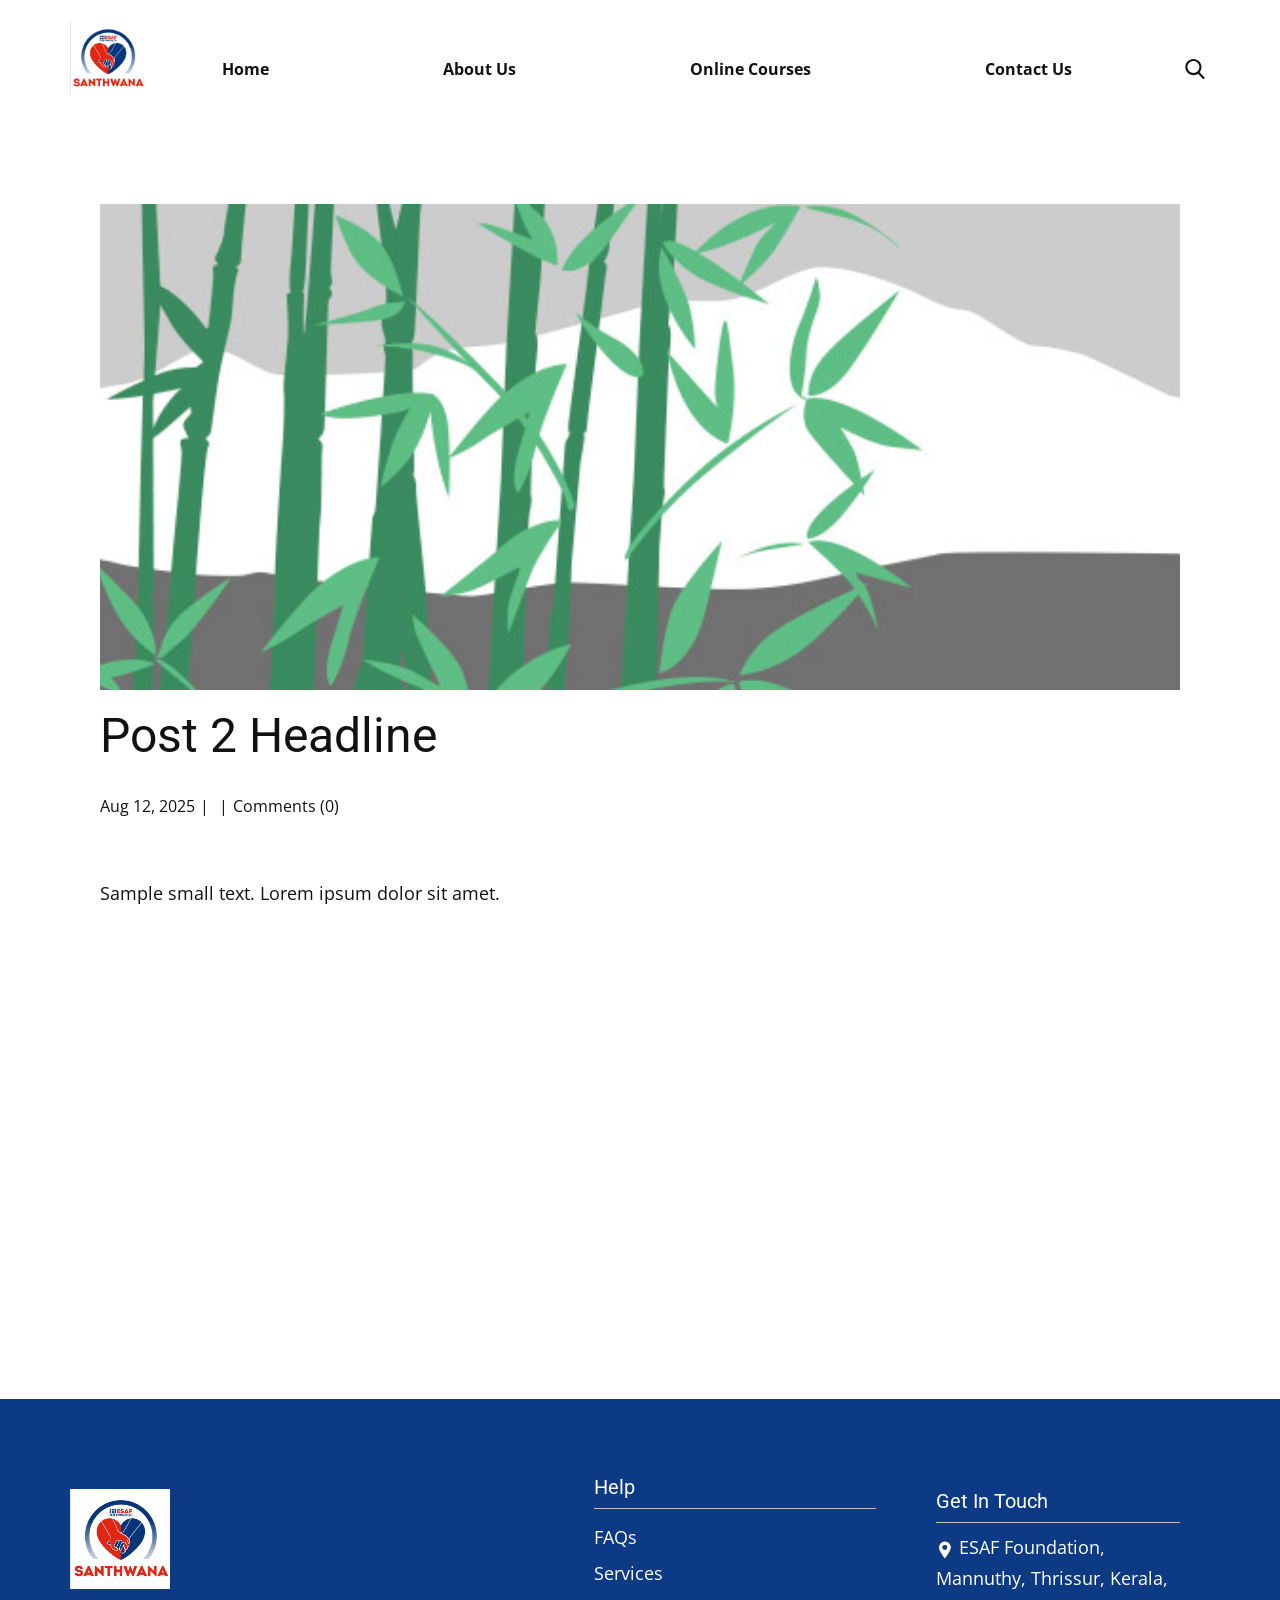
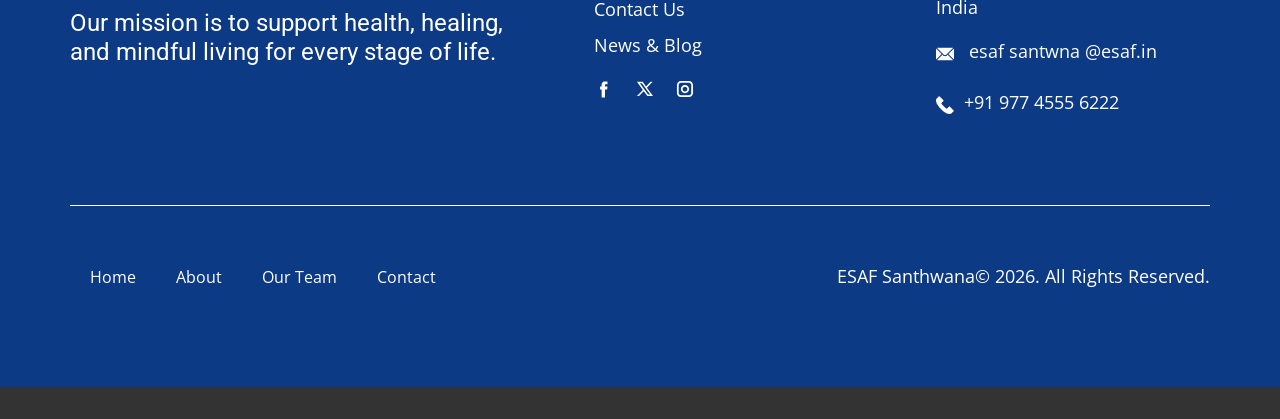
<file: blog/post-1.html>
<!DOCTYPE html>
<html style="font-size: 16px;" lang="en"><head>
    <meta name="viewport" content="width=device-width, initial-scale=1.0">
    <meta charset="utf-8">
    <meta name="keywords" content="Post 1 Headline">
    <meta name="description" content="Sample small text. Lorem ipsum dolor sit amet.">
    <title>Post 2 Headline</title>
    <link rel="stylesheet" href="../nicepage.css" media="screen">
<link rel="stylesheet" href="../Post-Template.css" media="screen">
    <script class="u-script" type="text/javascript" src="../jquery.js" defer=""></script>
    <script class="u-script" type="text/javascript" src="../nicepage.js" defer=""></script>
    <meta name="generator" content="Nicepage 8.6.2, nicepage.com">
    
    
    
    <link id="u-page-google-font" rel="stylesheet" href="https://fonts.googleapis.com/css2?display=swap&amp;family=Roboto:ital,wght@0,100;0,200;0,300;0,400;0,500;0,600;0,700;0,800;0,900;1,100;1,200;1,300;1,400;1,500;1,600;1,700;1,800;1,900&amp;family=Open+Sans:ital,wght@0,300;0,400;0,500;0,600;0,700;0,800;1,300;1,400;1,500;1,600;1,700;1,800">
    <script type="application/ld+json">{
		"@context": "http://schema.org",
		"@type": "Organization",
		"name": "",
		"logo": "images/Logosanthwana.png",
		"sameAs": [
				"https://facebook.com/name",
				"https://twitter.com/name",
				"https://instagram.com/name"
		]
}</script>
    <meta name="theme-color" content="#478ac9">
    <meta name="twitter:site" content="@">
    <meta name="twitter:card" content="summary_large_image">
    <meta name="twitter:title" content="Post 2 Headline">
    <meta name="twitter:description" content="Sample small text. Lorem ipsum dolor sit amet.">
  <meta data-intl-tel-input-cdn-path="intlTelInput/"><meta property="og:type" content="article"><meta property="og:title" content="Post 2 Headline"><meta property="og:description" content="Sample small text. Lorem ipsum dolor sit amet."><meta property="og:image" content="../images/68f64b9d.jpeg"></head>
  <body data-path-to-root="./" data-include-products="false" class="u-body u-xl-mode" data-lang="en"><header class="u-clearfix u-header u-header" id="header"><div class="u-clearfix u-sheet u-valign-middle-lg u-valign-middle-md u-valign-middle-sm u-valign-middle-xs u-valign-middle-xxl u-sheet-1">
        <a href="#" class="u-image u-logo u-image-1" data-image-width="199" data-image-height="198">
          <img src="../images/Logosanthwana.png" class="u-logo-image u-logo-image-1">
        </a>
        <nav class="u-menu u-menu-one-level u-offcanvas u-menu-1" role="navigation" aria-label="Menu navigation">
          <div class="menu-collapse" style="font-size: 1rem; letter-spacing: 0px; font-weight: 700;">
            <a class="u-button-style u-custom-left-right-menu-spacing u-custom-padding-bottom u-custom-text-hover-color u-custom-top-bottom-menu-spacing u-hamburger-link u-nav-link u-text-active-palette-1-base u-text-hover-palette-2-base" href="#" tabindex="-1" aria-label="Open menu" aria-controls="261f">
              <svg class="u-svg-link" viewBox="0 0 24 24"><use xlink:href="#menu-hamburger"></use></svg>
              <svg class="u-svg-content" version="1.1" id="menu-hamburger" viewBox="0 0 16 16" x="0px" y="0px" xmlns:xlink="http://www.w3.org/1999/xlink" xmlns="http://www.w3.org/2000/svg"><g><rect y="1" width="16" height="2"></rect><rect y="7" width="16" height="2"></rect><rect y="13" width="16" height="2"></rect>
</g></svg>
            </a>
          </div>
          <div class="u-custom-menu u-nav-container">
            <ul class="u-nav u-unstyled u-nav-1" role="menubar"><li role="none" class="u-nav-item"><a role="menuitem" class="u-button-style u-nav-link u-text-active-palette-1-base u-text-hover-palette-1-base u-nav-link-2" href="../">Home</a>
</li><li role="none" class="u-nav-item"><a role="menuitem" class="u-button-style u-nav-link u-text-active-palette-1-base u-text-hover-palette-1-base u-nav-link-2" href="../About.html">About Us</a>
</li><li role="none" class="u-nav-item"><a tabindex="-1" role="menuitem" class="u-button-style u-nav-link u-text-active-palette-1-base u-text-hover-palette-1-base u-nav-link-2">Online Courses</a>
</li><li role="none" class="u-nav-item"><a tabindex="-1" role="menuitem" class="u-button-style u-nav-link u-text-active-palette-1-base u-text-hover-palette-1-base u-nav-link-2" href="#">Contact Us</a>
</li></ul>
          </div>
          <div class="u-custom-menu u-nav-container-collapse" id="261f" role="region" aria-label="Menu panel">
            <div class="u-black u-container-style u-inner-container-layout u-opacity u-opacity-95 u-sidenav">
              <div class="u-inner-container-layout u-sidenav-overflow">
                <div class="u-menu-close" tabindex="-1" aria-label="Close menu"></div>
                <ul class="u-align-center u-nav u-popupmenu-items u-unstyled u-nav-2" role="menubar"><li role="none" class="u-nav-item"><a role="menuitem" class="u-button-style u-nav-link" href="../">Home</a>
</li><li role="none" class="u-nav-item"><a role="menuitem" class="u-button-style u-nav-link" href="../About.html">About Us</a>
</li><li role="none" class="u-nav-item"><a tabindex="-1" role="menuitem" class="u-button-style u-nav-link">Online Courses</a>
</li><li role="none" class="u-nav-item"><a tabindex="-1" role="menuitem" class="u-button-style u-nav-link" href="#">Contact Us</a>
</li></ul>
              </div>
            </div>
            <div class="u-black u-menu-overlay u-opacity u-opacity-70"></div>
          </div>
        </nav>
        <form action="#" class="u-search u-search-layout-icon u-search-left u-search-1" data-search-token="no-license" data-href="../search/search.html" data-page-id="97988421">
          <div class="u-search-overlay"></div>
          <button class="u-search-button" type="submit"><span class="u-search-icon u-search-icon-1">
              <svg class="u-svg-link" preserveAspectRatio="xMidYMin slice" viewBox="0 0 56.966 56.966"><use xlink:href="#svg-8e85"></use></svg>
              <svg xmlns="http://www.w3.org/2000/svg" xmlns:xlink="http://www.w3.org/1999/xlink" version="1.1" id="svg-8e85" x="0px" y="0px" viewBox="0 0 56.966 56.966" style="enable-background:new 0 0 56.966 56.966;" xml:space="preserve" class="u-svg-content"><path d="M55.146,51.887L41.588,37.786c3.486-4.144,5.396-9.358,5.396-14.786c0-12.682-10.318-23-23-23s-23,10.318-23,23  s10.318,23,23,23c4.761,0,9.298-1.436,13.177-4.162l13.661,14.208c0.571,0.593,1.339,0.92,2.162,0.92  c0.779,0,1.518-0.297,2.079-0.837C56.255,54.982,56.293,53.08,55.146,51.887z M23.984,6c9.374,0,17,7.626,17,17s-7.626,17-17,17  s-17-7.626-17-17S14.61,6,23.984,6z"></path></svg></span>
          </button>
          <input class="u-search-input" type="search" name="search" value="" placeholder="Search">
        </form>
      </div></header>
    <section class="u-align-center u-clearfix u-section-1" id="block-2">
      <div class="u-clearfix u-sheet u-valign-middle-md u-valign-middle-sm u-valign-middle-xs u-sheet-1"><!--post_details--><!--post_details_options_json--><!--{"source":""}--><!--/post_details_options_json--><!--blog_post-->
        <div class="u-container-style u-expanded-width u-post-details u-post-details-1">
          <div class="u-container-layout u-valign-middle u-container-layout-1"><!--blog_post_image-->
            <img alt="" class="u-blog-control u-expanded-width u-image u-image-default u-image-1" src="../images/68f64b9d.jpeg"><!--/blog_post_image--><!--blog_post_header-->
            <h2 class="u-blog-control u-text u-text-1">Post 2 Headline</h2><!--/blog_post_header--><!--blog_post_metadata-->
            <div class="u-blog-control u-metadata u-metadata-1"><!--blog_post_metadata_date--><span class="u-meta-date u-meta-icon">Aug 12, 2025</span><!--/blog_post_metadata_date--><!--blog_post_metadata_category--><span class="u-meta-category u-meta-icon"></span><!--/blog_post_metadata_category--><!--blog_post_metadata_comments--><span class="u-meta-comments u-meta-icon"><!--blog_post_metadata_comments_content-->Comments (0)<!--/blog_post_metadata_comments_content--></span><!--/blog_post_metadata_comments-->
            </div><!--/blog_post_metadata--><!--blog_post_content-->
            <div class="u-align-justify u-blog-control u-post-content u-text u-text-2 fr-view">
  <p>
    <meta name="viewport" content="width=device-width, initial-scale=1.0">
    <meta charset="utf-8">
    <meta name="keywords" content=""><meta name="description" content="">
    <title></title>
    <link rel="stylesheet" href="/nicepage.css" media="screen" class="u-static-style"><link rel="stylesheet" href="/nicepage.css" media="screen">
    <script class="u-script" type="text/javascript" src="//capp.nicepage.com/assets/jquery-1.9.1.min.js" defer=""></script>
    <script class="u-script" type="text/javascript" src="//capp.nicepage.com/e1ec80a0bae8923e64d6c550789dfe4bf6121475/nicepage.js" defer=""></script>
</p><section class="u-clearfix u-valign-top u-block-b649-1" custom-posts-hash="T" data-section-properties="{&quot;margin&quot;:&quot;none&quot;,&quot;stretch&quot;:true}" data-id="b649" data-posts-content="[{'images':[],'maps':[],'videos':[],'icons':[],'textWidth':'','textHeight':'','id':1,'headingProp':'h3','textProp':'text'}]" style="min-height: 500px">
  <div class="u-clearfix u-rich-text u-text u-block-b649-4" data-state="{&quot;margin-top&quot;:{&quot;shouldApplyDefaultMargins&quot;:{&quot;XL&quot;:false,&quot;LG&quot;:false,&quot;MD&quot;:false,&quot;SM&quot;:true,&quot;XS&quot;:true},&quot;parentVerticalAlign&quot;:{&quot;XL&quot;:&quot;top&quot;,&quot;LG&quot;:&quot;top&quot;,&quot;MD&quot;:&quot;top&quot;,&quot;SM&quot;:&quot;top&quot;,&quot;XS&quot;:&quot;top&quot;}},&quot;margin-bottom&quot;:{&quot;shouldApplyDefaultMargins&quot;:{&quot;XL&quot;:false,&quot;LG&quot;:false,&quot;MD&quot;:false,&quot;SM&quot;:true,&quot;XS&quot;:true},&quot;parentVerticalAlign&quot;:{&quot;XL&quot;:&quot;top&quot;,&quot;LG&quot;:&quot;top&quot;,&quot;MD&quot;:&quot;top&quot;,&quot;SM&quot;:&quot;top&quot;,&quot;XS&quot;:&quot;top&quot;}}}" style="">
  <p>Sample small text. Lorem ipsum dolor sit amet.</p>
  </div>
  <style data-mode="XL">@media (min-width: 1200px) {
  .u-block-b649-1 {
    min-height: 500px;
  }
}</style>
  <style data-mode="LG">@media (max-width: 1199px) and (min-width: 992px) {
  .u-block-b649-1 {
    min-height: 500px;
  }
}</style>
  <style data-mode="MD">@media (max-width: 991px) and (min-width: 768px) {
  .u-block-b649-1 {
    min-height: 500px;
  }
}</style>
  <style data-mode="SM">@media (max-width: 767px) and (min-width: 576px) {
  .u-block-b649-1 {
    min-height: 500px;
  }
}</style>
  <style data-mode="XS">@media (max-width: 575px) {
  .u-block-b649-1 {
    min-height: 500px;
  }
}</style>
</section>
<p></p>
  </div><!--/blog_post_content-->
          </div>
        </div><!--/blog_post--><!--/post_details-->
      </div>
    </section>
    
    
    
    <footer class="u-align-center-sm u-align-center-xs u-clearfix u-color-var u-container-align-center u-footer u-footer" id="footer"><div class="u-clearfix u-sheet u-valign-middle u-sheet-1">
        <div class="data-layout-selected u-clearfix u-expanded-width u-layout-wrap u-layout-wrap-1">
          <div class="u-gutter-0 u-layout">
            <div class="u-layout-row">
              <div class="u-container-align-left-lg u-container-align-left-md u-container-align-left-sm u-container-align-left-xl u-container-style u-layout-cell u-shape-rectangle u-size-26-lg u-size-26-xl u-size-26-xxl u-size-40-md u-size-40-sm u-size-40-xs u-layout-cell-1">
                <div class="u-container-layout u-valign-top-lg u-valign-top-md u-valign-top-sm u-valign-top-xs u-container-layout-1">
                  <a href="" class="u-image u-logo u-image-1" data-image-width="199" data-image-height="198">
                    <img src="../images/Logosanthwana.png" class="u-logo-image u-logo-image-1">
                  </a>
                  <h4 class="u-align-left u-text u-text-default u-text-white u-text-1"> Our mission is to support health, healing, and mindful living for every stage of life.</h4>
                </div>
              </div>
              <div class="u-container-style u-layout-cell u-shape-rectangle u-size-18-lg u-size-18-xl u-size-18-xxl u-size-20-md u-size-20-sm u-size-20-xs u-layout-cell-2">
                <div class="u-container-layout u-valign-top u-container-layout-2">
                  <h5 class="u-align-left u-text u-text-body-alt-color u-text-2"> Help</h5>
                  <div class="u-align-left u-border-1 u-border-grey-25 u-border-no-bottom u-border-no-left u-expanded-width u-line u-line-horizontal u-line-1"></div>
                  <p class="u-align-left u-text u-text-3">
                    <a href="#" class="u-active-none u-border-1 u-border-active-white u-border-hover-white u-border-no-left u-border-no-right u-border-no-top u-btn u-button-link u-button-style u-hover-none u-none u-text-active-grey-10 u-text-body-alt-color u-text-hover-grey-10 u-btn-1" title="#" data-animation-name="" data-animation-duration="0" data-animation-delay="0" data-animation-direction=""> FAQs</a>
                    <a href="#" class="u-active-none u-border-1 u-border-active-white u-border-hover-white u-border-no-left u-border-no-right u-border-no-top u-btn u-button-link u-button-style u-hover-none u-none u-text-active-grey-10 u-text-body-alt-color u-text-hover-grey-10 u-btn-2" title="#" data-animation-name="" data-animation-duration="0" data-animation-delay="0" data-animation-direction="">
                      <br>Services
                    </a>
                    <br>
                    <a href="#" class="u-active-none u-border-1 u-border-active-white u-border-hover-white u-border-no-left u-border-no-right u-border-no-top u-btn u-button-link u-button-style u-hover-none u-none u-text-active-grey-10 u-text-body-alt-color u-text-hover-grey-10 u-btn-3" title="#" data-animation-name="" data-animation-duration="0" data-animation-delay="0" data-animation-direction=""> Contact Us<br>
                    </a>
                    <a href="#" class="u-active-none u-border-1 u-border-active-white u-border-hover-white u-border-no-left u-border-no-right u-border-no-top u-btn u-button-link u-button-style u-hover-none u-none u-text-active-grey-10 u-text-body-alt-color u-text-hover-grey-10 u-btn-4" data-animation-name="" data-animation-duration="0" data-animation-delay="0" data-animation-direction=""> News &amp; Blog</a>
                    <br>
                  </p>
                  <div class="u-social-icons u-social-icons-1">
                    <a class="u-social-url" title="facebook" target="_blank" href="https://facebook.com/name"><span class="u-icon u-social-facebook u-social-icon u-text-white u-icon-1"><svg class="u-svg-link" preserveAspectRatio="xMidYMin slice" viewBox="0 0 112 112" style=""><use xlink:href="#svg-58df"></use></svg><svg class="u-svg-content" viewBox="0 0 112 112" x="0" y="0" id="svg-58df"><path fill="currentColor" d="M75.5,28.8H65.4c-1.5,0-4,0.9-4,4.3v9.4h13.9l-1.5,15.8H61.4v45.1H42.8V58.3h-8.8V42.4h8.8V32.2
c0-7.4,3.4-18.8,18.8-18.8h13.8v15.4H75.5z"></path></svg></span>
                    </a>
                    <a class="u-social-url" title="twitter" target="_blank" href="https://twitter.com/name"><span class="u-icon u-social-icon u-social-twitter u-text-white u-icon-2"><svg class="u-svg-link" preserveAspectRatio="xMidYMin slice" viewBox="0 0 112.2 112.2" style=""><use xlink:href="#svg-e10a"></use></svg><svg class="u-svg-content" viewBox="0 0 112.2 112.2" x="0px" y="0px" id="svg-e10a"><path d="M67.1,49.1L98.6,16h-12L62,42L43.2,16H11l32.8,45.2L11,96h11.6l26.3-27.7L69.1,96H101L67.1,49.1z M55,61.9l-5.1-7L27.5,24.4
	h11.4l17.3,23.8l5.1,7.1l23.4,32.2H73.8L55,61.9z"></path></svg></span>
                    </a>
                    <a class="u-social-url" title="instagram" target="_blank" href="https://instagram.com/name"><span class="u-icon u-social-icon u-social-instagram u-text-white u-icon-3"><svg class="u-svg-link" preserveAspectRatio="xMidYMin slice" viewBox="0 0 112 112" style=""><use xlink:href="#svg-3bdf"></use></svg><svg class="u-svg-content" viewBox="0 0 112 112" x="0" y="0" id="svg-3bdf"><path fill="currentColor" d="M55.9,32.9c-12.8,0-23.2,10.4-23.2,23.2s10.4,23.2,23.2,23.2s23.2-10.4,23.2-23.2S68.7,32.9,55.9,32.9z
	 M55.9,69.4c-7.4,0-13.3-6-13.3-13.3c-0.1-7.4,6-13.3,13.3-13.3s13.3,6,13.3,13.3C69.3,63.5,63.3,69.4,55.9,69.4z"></path><path fill="currentColor" d="M78.2,11H33.5C21,11,10.8,21.3,10.8,33.7v44.7c0,12.6,10.2,22.8,22.7,22.8h44.7c12.6,0,22.7-10.2,22.7-22.7
	V33.7C100.8,21.1,90.6,11,78.2,11z M91,78.4c0,7.1-5.8,12.8-12.8,12.8H33.5c-7.1,0-12.8-5.8-12.8-12.8V33.7
	c0-7.1,5.8-12.8,12.8-12.8h44.7c7.1,0,12.8,5.8,12.8,12.8V78.4z"></path></svg></span>
                    </a>
                  </div>
                </div>
              </div>
              <div class="u-container-style u-layout-cell u-shape-rectangle u-size-16-lg u-size-16-xl u-size-16-xxl u-size-60-md u-size-60-sm u-size-60-xs u-layout-cell-3">
                <div class="u-container-layout u-valign-top u-container-layout-3">
                  <h5 class="u-align-left u-text u-text-white u-text-4"> Get In Touch</h5>
                  <div class="u-align-left u-border-1 u-border-grey-25 u-border-no-bottom u-border-no-left u-expanded-width u-line u-line-horizontal u-line-2" data-animation-name="" data-animation-duration="0" data-animation-delay="0" data-animation-direction=""></div>
                  <p class="u-align-left u-text u-text-white u-text-5"><span class="u-file-icon u-icon u-text-white u-icon-4"><img src="../images/1-b26c8bb7.png" alt=""></span>ESAF Foundation, Mannuthy, Thrissur, Kerala, India
                  </p>
                  <p class="u-align-left u-text u-text-default u-text-6"><span class="u-file-icon u-icon u-text-white u-icon-5"><img src="../images/2-a85e65c4.png" alt=""></span>&nbsp; <a href="mailto:hi@car.repair.com" class="u-active-none u-border-1 u-border-active-white u-border-hover-white u-border-no-left u-border-no-right u-border-no-top u-btn u-button-link u-button-style u-hover-none u-none u-text-active-grey-10 u-text-body-alt-color u-text-hover-grey-10 u-btn-5" data-animation-name="" data-animation-duration="0" data-animation-delay="0" data-animation-direction="">esaf santwna @esaf.in</a>
                  </p>
                  <p class="u-align-left u-text u-text-7">
                    <a href="tel:+12345678910" class="u-active-none u-border-1 u-border-active-white u-border-hover-white u-border-no-left u-border-no-right u-border-no-top u-btn u-button-link u-button-style u-hover-none u-none u-text-active-grey-10 u-text-body-alt-color u-text-hover-grey-10 u-btn-6" data-animation-name="" data-animation-duration="0" data-animation-delay="0" data-animation-direction=""><span class="u-file-icon u-icon u-text-white u-icon-6"><img src="../images/3-c91f3b92.png" alt=""></span> +91&nbsp;977 4555 6222
                    </a>
                  </p>
                </div>
              </div>
            </div>
          </div>
        </div>
        <div class="u-align-center u-border-1 u-border-white u-expanded-width u-line u-line-horizontal u-line-3"></div>
        <div class="data-layout-selected u-clearfix u-expanded-width u-layout-custom-xs u-layout-wrap u-layout-wrap-2">
          <div class="u-layout">
            <div class="u-layout-row">
              <div class="u-container-style u-layout-cell u-size-14-xs u-size-30-lg u-size-30-xl u-size-30-xxl u-size-60-md u-size-60-sm u-layout-cell-4">
                <div class="u-container-layout u-valign-middle u-container-layout-4">
                  <nav class="u-menu u-menu-one-level u-offcanvas u-menu-1" data-responsive-from="XS" role="navigation">
                    <div class="menu-collapse">
                      <a class="u-button-style u-custom-text-color u-hamburger-link u-nav-link" aria-label="Open menu" aria-controls="e226" href="#">
                        <svg class="u-svg-link" viewBox="0 0 24 24"><use xlink:href="#svg-23e0"></use></svg>
                        <svg class="u-svg-content" version="1.1" id="svg-23e0" viewBox="0 0 16 16" x="0px" y="0px" xmlns:xlink="http://www.w3.org/1999/xlink" xmlns="http://www.w3.org/2000/svg"><g><rect y="1" width="16" height="2"></rect><rect y="7" width="16" height="2"></rect><rect y="13" width="16" height="2"></rect>
</g></svg>
                      </a>
                    </div>
                    <div class="u-custom-menu u-nav-container">
                      <ul class="u-nav u-unstyled" role="menubar"><li role="none" class="u-nav-item"><a tabindex="-1" role="menuitem" class="u-button-style u-nav-link u-text-white" href="#" aria-haspopup="true">Home</a>
</li><li role="none" class="u-nav-item"><a tabindex="-1" role="menuitem" class="u-button-style u-nav-link u-text-white" href="#">About</a>
</li><li role="none" class="u-nav-item"><a tabindex="-1" role="menuitem" class="u-button-style u-nav-link u-text-white" href="#">Our Team</a>
</li><li role="none" class="u-nav-item"><a tabindex="-1" role="menuitem" class="u-button-style u-nav-link u-text-white" href="#">Contact</a>
</li></ul>
                    </div>
                    <div id="e226" role="region" aria-label="Menu panel" class="u-custom-menu u-nav-container-collapse">
                      <div class="u-black u-container-style u-inner-container-layout u-opacity u-opacity-95 u-sidenav">
                        <div class="u-inner-container-layout u-sidenav-overflow">
                          <div class="u-menu-close" aria-label="Close menu"></div>
                          <ul class="u-align-center u-nav u-popupmenu-items u-unstyled u-nav-2" role="menubar"><li role="none" class="u-nav-item"><a tabindex="-1" role="menuitem" class="u-button-style u-nav-link" href="#" aria-haspopup="true">Home</a>
</li><li role="none" class="u-nav-item"><a tabindex="-1" role="menuitem" class="u-button-style u-nav-link" href="#">About</a>
</li><li role="none" class="u-nav-item"><a tabindex="-1" role="menuitem" class="u-button-style u-nav-link" href="#">Our Team</a>
</li><li role="none" class="u-nav-item"><a tabindex="-1" role="menuitem" class="u-button-style u-nav-link" href="#">Contact</a>
</li></ul>
                        </div>
                      </div>
                      <div class="u-black u-menu-overlay u-opacity u-opacity-70"></div>
                    </div>
                    <style class="menu-style">@media (max-width: 539px) {
                    [data-responsive-from="XS"] .u-nav-container {
                        display: none;
                    }
                    [data-responsive-from="XS"] .menu-collapse {
                        display: block;
                    }
                }</style>
                  </nav>
                </div>
              </div>
              <div class="u-container-align-left-md u-container-align-left-sm u-container-align-left-xs u-container-align-right-lg u-container-align-right-xl u-container-align-right-xxl u-container-style u-layout-cell u-size-30-lg u-size-30-xl u-size-30-xxl u-size-46-xs u-size-60-md u-size-60-sm u-layout-cell-5">
                <div class="u-container-layout u-valign-middle u-container-layout-5">
                  <p class="u-align-left-md u-align-left-sm u-align-left-xs u-align-right-lg u-align-right-xl u-align-right-xxl u-text u-text-default u-text-white u-text-8">ESAF Santhwana© 2026. All Rights Reserved.</p>
                </div>
              </div>
            </div>
          </div>
        </div>
      </div></footer>
    <section class="u-backlink u-clearfix u-grey-80"></section>
  
</body></html>
</file>
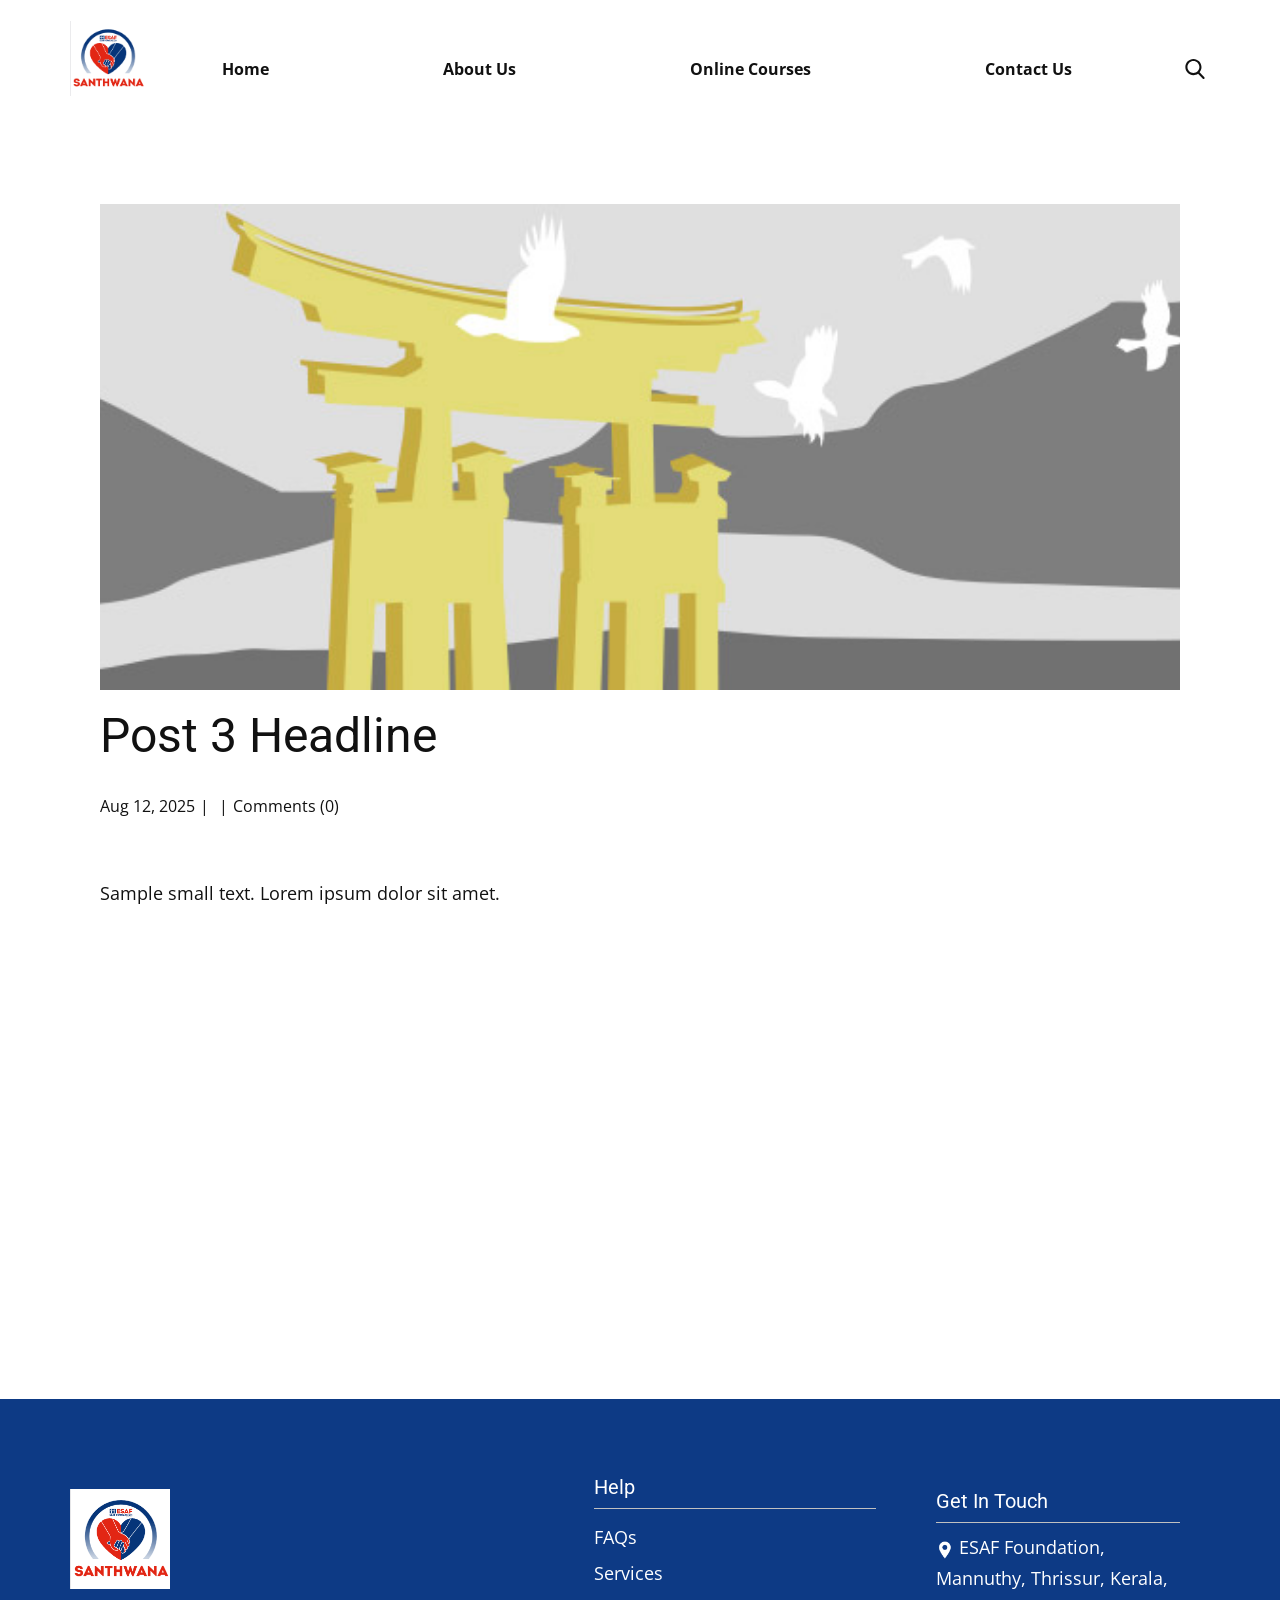
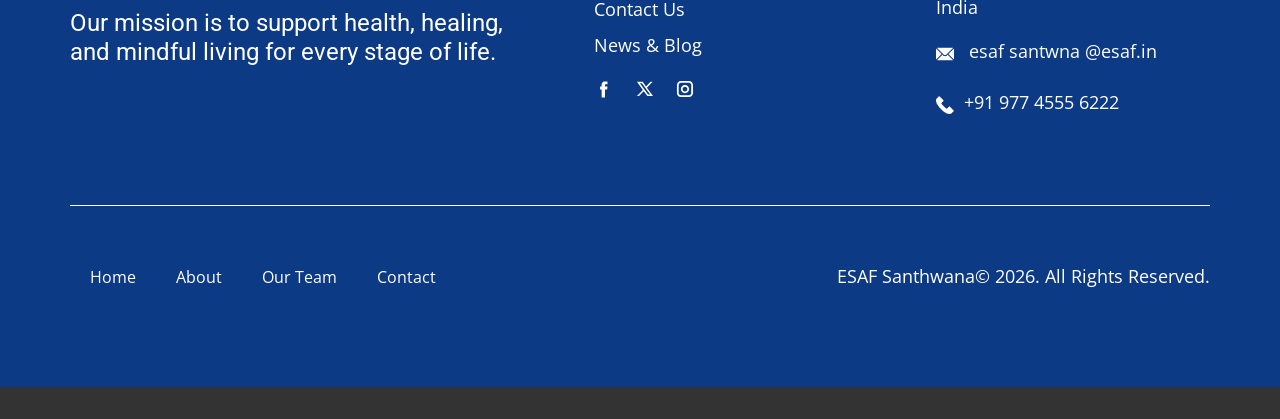
<file: blog/post-2.html>
<!DOCTYPE html>
<html style="font-size: 16px;" lang="en"><head>
    <meta name="viewport" content="width=device-width, initial-scale=1.0">
    <meta charset="utf-8">
    <meta name="keywords" content="Post 1 Headline">
    <meta name="description" content="Sample small text. Lorem ipsum dolor sit amet.">
    <title>Post 3 Headline</title>
    <link rel="stylesheet" href="../nicepage.css" media="screen">
<link rel="stylesheet" href="../Post-Template.css" media="screen">
    <script class="u-script" type="text/javascript" src="../jquery.js" defer=""></script>
    <script class="u-script" type="text/javascript" src="../nicepage.js" defer=""></script>
    <meta name="generator" content="Nicepage 8.6.2, nicepage.com">
    
    
    
    <link id="u-page-google-font" rel="stylesheet" href="https://fonts.googleapis.com/css2?display=swap&amp;family=Roboto:ital,wght@0,100;0,200;0,300;0,400;0,500;0,600;0,700;0,800;0,900;1,100;1,200;1,300;1,400;1,500;1,600;1,700;1,800;1,900&amp;family=Open+Sans:ital,wght@0,300;0,400;0,500;0,600;0,700;0,800;1,300;1,400;1,500;1,600;1,700;1,800">
    <script type="application/ld+json">{
		"@context": "http://schema.org",
		"@type": "Organization",
		"name": "",
		"logo": "images/Logosanthwana.png",
		"sameAs": [
				"https://facebook.com/name",
				"https://twitter.com/name",
				"https://instagram.com/name"
		]
}</script>
    <meta name="theme-color" content="#478ac9">
    <meta name="twitter:site" content="@">
    <meta name="twitter:card" content="summary_large_image">
    <meta name="twitter:title" content="Post 3 Headline">
    <meta name="twitter:description" content="Sample small text. Lorem ipsum dolor sit amet.">
  <meta data-intl-tel-input-cdn-path="intlTelInput/"><meta property="og:type" content="article"><meta property="og:title" content="Post 3 Headline"><meta property="og:description" content="Sample small text. Lorem ipsum dolor sit amet."><meta property="og:image" content="../images/8ad73f3c.jpeg"></head>
  <body data-path-to-root="./" data-include-products="false" class="u-body u-xl-mode" data-lang="en"><header class="u-clearfix u-header u-header" id="header"><div class="u-clearfix u-sheet u-valign-middle-lg u-valign-middle-md u-valign-middle-sm u-valign-middle-xs u-valign-middle-xxl u-sheet-1">
        <a href="#" class="u-image u-logo u-image-1" data-image-width="199" data-image-height="198">
          <img src="../images/Logosanthwana.png" class="u-logo-image u-logo-image-1">
        </a>
        <nav class="u-menu u-menu-one-level u-offcanvas u-menu-1" role="navigation" aria-label="Menu navigation">
          <div class="menu-collapse" style="font-size: 1rem; letter-spacing: 0px; font-weight: 700;">
            <a class="u-button-style u-custom-left-right-menu-spacing u-custom-padding-bottom u-custom-text-hover-color u-custom-top-bottom-menu-spacing u-hamburger-link u-nav-link u-text-active-palette-1-base u-text-hover-palette-2-base" href="#" tabindex="-1" aria-label="Open menu" aria-controls="261f">
              <svg class="u-svg-link" viewBox="0 0 24 24"><use xlink:href="#menu-hamburger"></use></svg>
              <svg class="u-svg-content" version="1.1" id="menu-hamburger" viewBox="0 0 16 16" x="0px" y="0px" xmlns:xlink="http://www.w3.org/1999/xlink" xmlns="http://www.w3.org/2000/svg"><g><rect y="1" width="16" height="2"></rect><rect y="7" width="16" height="2"></rect><rect y="13" width="16" height="2"></rect>
</g></svg>
            </a>
          </div>
          <div class="u-custom-menu u-nav-container">
            <ul class="u-nav u-unstyled u-nav-1" role="menubar"><li role="none" class="u-nav-item"><a role="menuitem" class="u-button-style u-nav-link u-text-active-palette-1-base u-text-hover-palette-1-base u-nav-link-2" href="../">Home</a>
</li><li role="none" class="u-nav-item"><a role="menuitem" class="u-button-style u-nav-link u-text-active-palette-1-base u-text-hover-palette-1-base u-nav-link-2" href="../About.html">About Us</a>
</li><li role="none" class="u-nav-item"><a tabindex="-1" role="menuitem" class="u-button-style u-nav-link u-text-active-palette-1-base u-text-hover-palette-1-base u-nav-link-2">Online Courses</a>
</li><li role="none" class="u-nav-item"><a tabindex="-1" role="menuitem" class="u-button-style u-nav-link u-text-active-palette-1-base u-text-hover-palette-1-base u-nav-link-2" href="#">Contact Us</a>
</li></ul>
          </div>
          <div class="u-custom-menu u-nav-container-collapse" id="261f" role="region" aria-label="Menu panel">
            <div class="u-black u-container-style u-inner-container-layout u-opacity u-opacity-95 u-sidenav">
              <div class="u-inner-container-layout u-sidenav-overflow">
                <div class="u-menu-close" tabindex="-1" aria-label="Close menu"></div>
                <ul class="u-align-center u-nav u-popupmenu-items u-unstyled u-nav-2" role="menubar"><li role="none" class="u-nav-item"><a role="menuitem" class="u-button-style u-nav-link" href="../">Home</a>
</li><li role="none" class="u-nav-item"><a role="menuitem" class="u-button-style u-nav-link" href="../About.html">About Us</a>
</li><li role="none" class="u-nav-item"><a tabindex="-1" role="menuitem" class="u-button-style u-nav-link">Online Courses</a>
</li><li role="none" class="u-nav-item"><a tabindex="-1" role="menuitem" class="u-button-style u-nav-link" href="#">Contact Us</a>
</li></ul>
              </div>
            </div>
            <div class="u-black u-menu-overlay u-opacity u-opacity-70"></div>
          </div>
        </nav>
        <form action="#" class="u-search u-search-layout-icon u-search-left u-search-1" data-search-token="no-license" data-href="../search/search.html" data-page-id="97988421">
          <div class="u-search-overlay"></div>
          <button class="u-search-button" type="submit"><span class="u-search-icon u-search-icon-1">
              <svg class="u-svg-link" preserveAspectRatio="xMidYMin slice" viewBox="0 0 56.966 56.966"><use xlink:href="#svg-8e85"></use></svg>
              <svg xmlns="http://www.w3.org/2000/svg" xmlns:xlink="http://www.w3.org/1999/xlink" version="1.1" id="svg-8e85" x="0px" y="0px" viewBox="0 0 56.966 56.966" style="enable-background:new 0 0 56.966 56.966;" xml:space="preserve" class="u-svg-content"><path d="M55.146,51.887L41.588,37.786c3.486-4.144,5.396-9.358,5.396-14.786c0-12.682-10.318-23-23-23s-23,10.318-23,23  s10.318,23,23,23c4.761,0,9.298-1.436,13.177-4.162l13.661,14.208c0.571,0.593,1.339,0.92,2.162,0.92  c0.779,0,1.518-0.297,2.079-0.837C56.255,54.982,56.293,53.08,55.146,51.887z M23.984,6c9.374,0,17,7.626,17,17s-7.626,17-17,17  s-17-7.626-17-17S14.61,6,23.984,6z"></path></svg></span>
          </button>
          <input class="u-search-input" type="search" name="search" value="" placeholder="Search">
        </form>
      </div></header>
    <section class="u-align-center u-clearfix u-section-1" id="block-2">
      <div class="u-clearfix u-sheet u-valign-middle-md u-valign-middle-sm u-valign-middle-xs u-sheet-1"><!--post_details--><!--post_details_options_json--><!--{"source":""}--><!--/post_details_options_json--><!--blog_post-->
        <div class="u-container-style u-expanded-width u-post-details u-post-details-1">
          <div class="u-container-layout u-valign-middle u-container-layout-1"><!--blog_post_image-->
            <img alt="" class="u-blog-control u-expanded-width u-image u-image-default u-image-1" src="../images/8ad73f3c.jpeg"><!--/blog_post_image--><!--blog_post_header-->
            <h2 class="u-blog-control u-text u-text-1">Post 3 Headline</h2><!--/blog_post_header--><!--blog_post_metadata-->
            <div class="u-blog-control u-metadata u-metadata-1"><!--blog_post_metadata_date--><span class="u-meta-date u-meta-icon">Aug 12, 2025</span><!--/blog_post_metadata_date--><!--blog_post_metadata_category--><span class="u-meta-category u-meta-icon"></span><!--/blog_post_metadata_category--><!--blog_post_metadata_comments--><span class="u-meta-comments u-meta-icon"><!--blog_post_metadata_comments_content-->Comments (0)<!--/blog_post_metadata_comments_content--></span><!--/blog_post_metadata_comments-->
            </div><!--/blog_post_metadata--><!--blog_post_content-->
            <div class="u-align-justify u-blog-control u-post-content u-text u-text-2 fr-view">
  <p>
    <meta name="viewport" content="width=device-width, initial-scale=1.0">
    <meta charset="utf-8">
    <meta name="keywords" content=""><meta name="description" content="">
    <title></title>
    <link rel="stylesheet" href="/nicepage.css" media="screen" class="u-static-style"><link rel="stylesheet" href="/nicepage.css" media="screen">
    <script class="u-script" type="text/javascript" src="//capp.nicepage.com/assets/jquery-1.9.1.min.js" defer=""></script>
    <script class="u-script" type="text/javascript" src="//capp.nicepage.com/e1ec80a0bae8923e64d6c550789dfe4bf6121475/nicepage.js" defer=""></script>
</p><section class="u-clearfix u-valign-top u-block-eb7f-1" custom-posts-hash="T" data-section-properties="{&quot;margin&quot;:&quot;none&quot;,&quot;stretch&quot;:true}" data-id="eb7f" data-posts-content="[{'images':[],'maps':[],'videos':[],'icons':[],'textWidth':'','textHeight':'','id':1,'headingProp':'h3','textProp':'text'}]" style="min-height: 500px">
  <div class="u-clearfix u-rich-text u-text u-block-eb7f-4" data-state="{&quot;margin-top&quot;:{&quot;shouldApplyDefaultMargins&quot;:{&quot;XL&quot;:false,&quot;LG&quot;:false,&quot;MD&quot;:false,&quot;SM&quot;:true,&quot;XS&quot;:true},&quot;parentVerticalAlign&quot;:{&quot;XL&quot;:&quot;top&quot;,&quot;LG&quot;:&quot;top&quot;,&quot;MD&quot;:&quot;top&quot;,&quot;SM&quot;:&quot;top&quot;,&quot;XS&quot;:&quot;top&quot;}},&quot;margin-bottom&quot;:{&quot;shouldApplyDefaultMargins&quot;:{&quot;XL&quot;:false,&quot;LG&quot;:false,&quot;MD&quot;:false,&quot;SM&quot;:true,&quot;XS&quot;:true},&quot;parentVerticalAlign&quot;:{&quot;XL&quot;:&quot;top&quot;,&quot;LG&quot;:&quot;top&quot;,&quot;MD&quot;:&quot;top&quot;,&quot;SM&quot;:&quot;top&quot;,&quot;XS&quot;:&quot;top&quot;}}}" style="">
  <p>Sample small text. Lorem ipsum dolor sit amet.</p>
  </div>
  <style data-mode="XL">@media (min-width: 1200px) {
  .u-block-eb7f-1 {
    min-height: 500px;
  }
}</style>
  <style data-mode="LG">@media (max-width: 1199px) and (min-width: 992px) {
  .u-block-eb7f-1 {
    min-height: 500px;
  }
}</style>
  <style data-mode="MD">@media (max-width: 991px) and (min-width: 768px) {
  .u-block-eb7f-1 {
    min-height: 500px;
  }
}</style>
  <style data-mode="SM">@media (max-width: 767px) and (min-width: 576px) {
  .u-block-eb7f-1 {
    min-height: 500px;
  }
}</style>
  <style data-mode="XS">@media (max-width: 575px) {
  .u-block-eb7f-1 {
    min-height: 500px;
  }
}</style>
</section>
<p></p>
  </div><!--/blog_post_content-->
          </div>
        </div><!--/blog_post--><!--/post_details-->
      </div>
    </section>
    
    
    
    <footer class="u-align-center-sm u-align-center-xs u-clearfix u-color-var u-container-align-center u-footer u-footer" id="footer"><div class="u-clearfix u-sheet u-valign-middle u-sheet-1">
        <div class="data-layout-selected u-clearfix u-expanded-width u-layout-wrap u-layout-wrap-1">
          <div class="u-gutter-0 u-layout">
            <div class="u-layout-row">
              <div class="u-container-align-left-lg u-container-align-left-md u-container-align-left-sm u-container-align-left-xl u-container-style u-layout-cell u-shape-rectangle u-size-26-lg u-size-26-xl u-size-26-xxl u-size-40-md u-size-40-sm u-size-40-xs u-layout-cell-1">
                <div class="u-container-layout u-valign-top-lg u-valign-top-md u-valign-top-sm u-valign-top-xs u-container-layout-1">
                  <a href="" class="u-image u-logo u-image-1" data-image-width="199" data-image-height="198">
                    <img src="../images/Logosanthwana.png" class="u-logo-image u-logo-image-1">
                  </a>
                  <h4 class="u-align-left u-text u-text-default u-text-white u-text-1"> Our mission is to support health, healing, and mindful living for every stage of life.</h4>
                </div>
              </div>
              <div class="u-container-style u-layout-cell u-shape-rectangle u-size-18-lg u-size-18-xl u-size-18-xxl u-size-20-md u-size-20-sm u-size-20-xs u-layout-cell-2">
                <div class="u-container-layout u-valign-top u-container-layout-2">
                  <h5 class="u-align-left u-text u-text-body-alt-color u-text-2"> Help</h5>
                  <div class="u-align-left u-border-1 u-border-grey-25 u-border-no-bottom u-border-no-left u-expanded-width u-line u-line-horizontal u-line-1"></div>
                  <p class="u-align-left u-text u-text-3">
                    <a href="#" class="u-active-none u-border-1 u-border-active-white u-border-hover-white u-border-no-left u-border-no-right u-border-no-top u-btn u-button-link u-button-style u-hover-none u-none u-text-active-grey-10 u-text-body-alt-color u-text-hover-grey-10 u-btn-1" title="#" data-animation-name="" data-animation-duration="0" data-animation-delay="0" data-animation-direction=""> FAQs</a>
                    <a href="#" class="u-active-none u-border-1 u-border-active-white u-border-hover-white u-border-no-left u-border-no-right u-border-no-top u-btn u-button-link u-button-style u-hover-none u-none u-text-active-grey-10 u-text-body-alt-color u-text-hover-grey-10 u-btn-2" title="#" data-animation-name="" data-animation-duration="0" data-animation-delay="0" data-animation-direction="">
                      <br>Services
                    </a>
                    <br>
                    <a href="#" class="u-active-none u-border-1 u-border-active-white u-border-hover-white u-border-no-left u-border-no-right u-border-no-top u-btn u-button-link u-button-style u-hover-none u-none u-text-active-grey-10 u-text-body-alt-color u-text-hover-grey-10 u-btn-3" title="#" data-animation-name="" data-animation-duration="0" data-animation-delay="0" data-animation-direction=""> Contact Us<br>
                    </a>
                    <a href="#" class="u-active-none u-border-1 u-border-active-white u-border-hover-white u-border-no-left u-border-no-right u-border-no-top u-btn u-button-link u-button-style u-hover-none u-none u-text-active-grey-10 u-text-body-alt-color u-text-hover-grey-10 u-btn-4" data-animation-name="" data-animation-duration="0" data-animation-delay="0" data-animation-direction=""> News &amp; Blog</a>
                    <br>
                  </p>
                  <div class="u-social-icons u-social-icons-1">
                    <a class="u-social-url" title="facebook" target="_blank" href="https://facebook.com/name"><span class="u-icon u-social-facebook u-social-icon u-text-white u-icon-1"><svg class="u-svg-link" preserveAspectRatio="xMidYMin slice" viewBox="0 0 112 112" style=""><use xlink:href="#svg-58df"></use></svg><svg class="u-svg-content" viewBox="0 0 112 112" x="0" y="0" id="svg-58df"><path fill="currentColor" d="M75.5,28.8H65.4c-1.5,0-4,0.9-4,4.3v9.4h13.9l-1.5,15.8H61.4v45.1H42.8V58.3h-8.8V42.4h8.8V32.2
c0-7.4,3.4-18.8,18.8-18.8h13.8v15.4H75.5z"></path></svg></span>
                    </a>
                    <a class="u-social-url" title="twitter" target="_blank" href="https://twitter.com/name"><span class="u-icon u-social-icon u-social-twitter u-text-white u-icon-2"><svg class="u-svg-link" preserveAspectRatio="xMidYMin slice" viewBox="0 0 112.2 112.2" style=""><use xlink:href="#svg-e10a"></use></svg><svg class="u-svg-content" viewBox="0 0 112.2 112.2" x="0px" y="0px" id="svg-e10a"><path d="M67.1,49.1L98.6,16h-12L62,42L43.2,16H11l32.8,45.2L11,96h11.6l26.3-27.7L69.1,96H101L67.1,49.1z M55,61.9l-5.1-7L27.5,24.4
	h11.4l17.3,23.8l5.1,7.1l23.4,32.2H73.8L55,61.9z"></path></svg></span>
                    </a>
                    <a class="u-social-url" title="instagram" target="_blank" href="https://instagram.com/name"><span class="u-icon u-social-icon u-social-instagram u-text-white u-icon-3"><svg class="u-svg-link" preserveAspectRatio="xMidYMin slice" viewBox="0 0 112 112" style=""><use xlink:href="#svg-3bdf"></use></svg><svg class="u-svg-content" viewBox="0 0 112 112" x="0" y="0" id="svg-3bdf"><path fill="currentColor" d="M55.9,32.9c-12.8,0-23.2,10.4-23.2,23.2s10.4,23.2,23.2,23.2s23.2-10.4,23.2-23.2S68.7,32.9,55.9,32.9z
	 M55.9,69.4c-7.4,0-13.3-6-13.3-13.3c-0.1-7.4,6-13.3,13.3-13.3s13.3,6,13.3,13.3C69.3,63.5,63.3,69.4,55.9,69.4z"></path><path fill="currentColor" d="M78.2,11H33.5C21,11,10.8,21.3,10.8,33.7v44.7c0,12.6,10.2,22.8,22.7,22.8h44.7c12.6,0,22.7-10.2,22.7-22.7
	V33.7C100.8,21.1,90.6,11,78.2,11z M91,78.4c0,7.1-5.8,12.8-12.8,12.8H33.5c-7.1,0-12.8-5.8-12.8-12.8V33.7
	c0-7.1,5.8-12.8,12.8-12.8h44.7c7.1,0,12.8,5.8,12.8,12.8V78.4z"></path></svg></span>
                    </a>
                  </div>
                </div>
              </div>
              <div class="u-container-style u-layout-cell u-shape-rectangle u-size-16-lg u-size-16-xl u-size-16-xxl u-size-60-md u-size-60-sm u-size-60-xs u-layout-cell-3">
                <div class="u-container-layout u-valign-top u-container-layout-3">
                  <h5 class="u-align-left u-text u-text-white u-text-4"> Get In Touch</h5>
                  <div class="u-align-left u-border-1 u-border-grey-25 u-border-no-bottom u-border-no-left u-expanded-width u-line u-line-horizontal u-line-2" data-animation-name="" data-animation-duration="0" data-animation-delay="0" data-animation-direction=""></div>
                  <p class="u-align-left u-text u-text-white u-text-5"><span class="u-file-icon u-icon u-text-white u-icon-4"><img src="../images/1-b26c8bb7.png" alt=""></span>ESAF Foundation, Mannuthy, Thrissur, Kerala, India
                  </p>
                  <p class="u-align-left u-text u-text-default u-text-6"><span class="u-file-icon u-icon u-text-white u-icon-5"><img src="../images/2-a85e65c4.png" alt=""></span>&nbsp; <a href="mailto:hi@car.repair.com" class="u-active-none u-border-1 u-border-active-white u-border-hover-white u-border-no-left u-border-no-right u-border-no-top u-btn u-button-link u-button-style u-hover-none u-none u-text-active-grey-10 u-text-body-alt-color u-text-hover-grey-10 u-btn-5" data-animation-name="" data-animation-duration="0" data-animation-delay="0" data-animation-direction="">esaf santwna @esaf.in</a>
                  </p>
                  <p class="u-align-left u-text u-text-7">
                    <a href="tel:+12345678910" class="u-active-none u-border-1 u-border-active-white u-border-hover-white u-border-no-left u-border-no-right u-border-no-top u-btn u-button-link u-button-style u-hover-none u-none u-text-active-grey-10 u-text-body-alt-color u-text-hover-grey-10 u-btn-6" data-animation-name="" data-animation-duration="0" data-animation-delay="0" data-animation-direction=""><span class="u-file-icon u-icon u-text-white u-icon-6"><img src="../images/3-c91f3b92.png" alt=""></span> +91&nbsp;977 4555 6222
                    </a>
                  </p>
                </div>
              </div>
            </div>
          </div>
        </div>
        <div class="u-align-center u-border-1 u-border-white u-expanded-width u-line u-line-horizontal u-line-3"></div>
        <div class="data-layout-selected u-clearfix u-expanded-width u-layout-custom-xs u-layout-wrap u-layout-wrap-2">
          <div class="u-layout">
            <div class="u-layout-row">
              <div class="u-container-style u-layout-cell u-size-14-xs u-size-30-lg u-size-30-xl u-size-30-xxl u-size-60-md u-size-60-sm u-layout-cell-4">
                <div class="u-container-layout u-valign-middle u-container-layout-4">
                  <nav class="u-menu u-menu-one-level u-offcanvas u-menu-1" data-responsive-from="XS" role="navigation">
                    <div class="menu-collapse">
                      <a class="u-button-style u-custom-text-color u-hamburger-link u-nav-link" aria-label="Open menu" aria-controls="e226" href="#">
                        <svg class="u-svg-link" viewBox="0 0 24 24"><use xlink:href="#svg-23e0"></use></svg>
                        <svg class="u-svg-content" version="1.1" id="svg-23e0" viewBox="0 0 16 16" x="0px" y="0px" xmlns:xlink="http://www.w3.org/1999/xlink" xmlns="http://www.w3.org/2000/svg"><g><rect y="1" width="16" height="2"></rect><rect y="7" width="16" height="2"></rect><rect y="13" width="16" height="2"></rect>
</g></svg>
                      </a>
                    </div>
                    <div class="u-custom-menu u-nav-container">
                      <ul class="u-nav u-unstyled" role="menubar"><li role="none" class="u-nav-item"><a tabindex="-1" role="menuitem" class="u-button-style u-nav-link u-text-white" href="#" aria-haspopup="true">Home</a>
</li><li role="none" class="u-nav-item"><a tabindex="-1" role="menuitem" class="u-button-style u-nav-link u-text-white" href="#">About</a>
</li><li role="none" class="u-nav-item"><a tabindex="-1" role="menuitem" class="u-button-style u-nav-link u-text-white" href="#">Our Team</a>
</li><li role="none" class="u-nav-item"><a tabindex="-1" role="menuitem" class="u-button-style u-nav-link u-text-white" href="#">Contact</a>
</li></ul>
                    </div>
                    <div id="e226" role="region" aria-label="Menu panel" class="u-custom-menu u-nav-container-collapse">
                      <div class="u-black u-container-style u-inner-container-layout u-opacity u-opacity-95 u-sidenav">
                        <div class="u-inner-container-layout u-sidenav-overflow">
                          <div class="u-menu-close" aria-label="Close menu"></div>
                          <ul class="u-align-center u-nav u-popupmenu-items u-unstyled u-nav-2" role="menubar"><li role="none" class="u-nav-item"><a tabindex="-1" role="menuitem" class="u-button-style u-nav-link" href="#" aria-haspopup="true">Home</a>
</li><li role="none" class="u-nav-item"><a tabindex="-1" role="menuitem" class="u-button-style u-nav-link" href="#">About</a>
</li><li role="none" class="u-nav-item"><a tabindex="-1" role="menuitem" class="u-button-style u-nav-link" href="#">Our Team</a>
</li><li role="none" class="u-nav-item"><a tabindex="-1" role="menuitem" class="u-button-style u-nav-link" href="#">Contact</a>
</li></ul>
                        </div>
                      </div>
                      <div class="u-black u-menu-overlay u-opacity u-opacity-70"></div>
                    </div>
                    <style class="menu-style">@media (max-width: 539px) {
                    [data-responsive-from="XS"] .u-nav-container {
                        display: none;
                    }
                    [data-responsive-from="XS"] .menu-collapse {
                        display: block;
                    }
                }</style>
                  </nav>
                </div>
              </div>
              <div class="u-container-align-left-md u-container-align-left-sm u-container-align-left-xs u-container-align-right-lg u-container-align-right-xl u-container-align-right-xxl u-container-style u-layout-cell u-size-30-lg u-size-30-xl u-size-30-xxl u-size-46-xs u-size-60-md u-size-60-sm u-layout-cell-5">
                <div class="u-container-layout u-valign-middle u-container-layout-5">
                  <p class="u-align-left-md u-align-left-sm u-align-left-xs u-align-right-lg u-align-right-xl u-align-right-xxl u-text u-text-default u-text-white u-text-8">ESAF Santhwana© 2026. All Rights Reserved.</p>
                </div>
              </div>
            </div>
          </div>
        </div>
      </div></footer>
    <section class="u-backlink u-clearfix u-grey-80"></section>
  
</body></html>
</file>
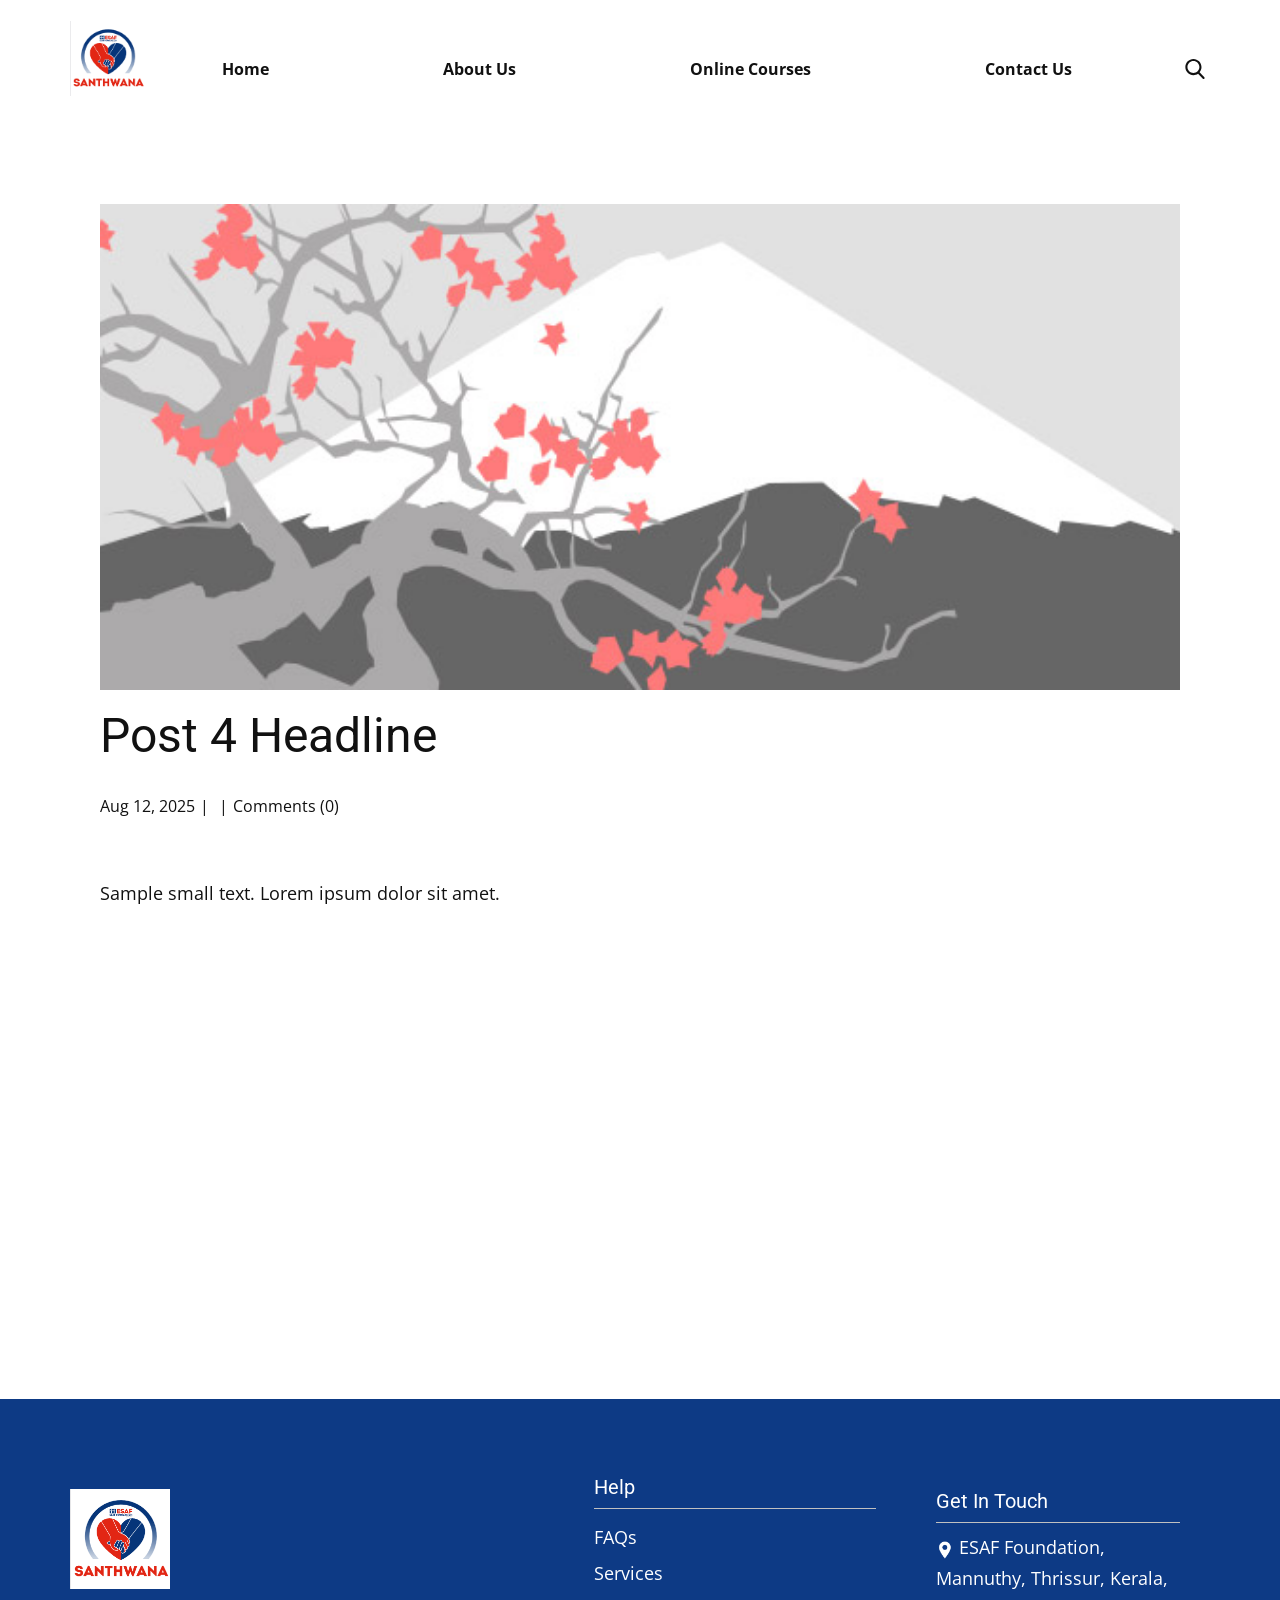
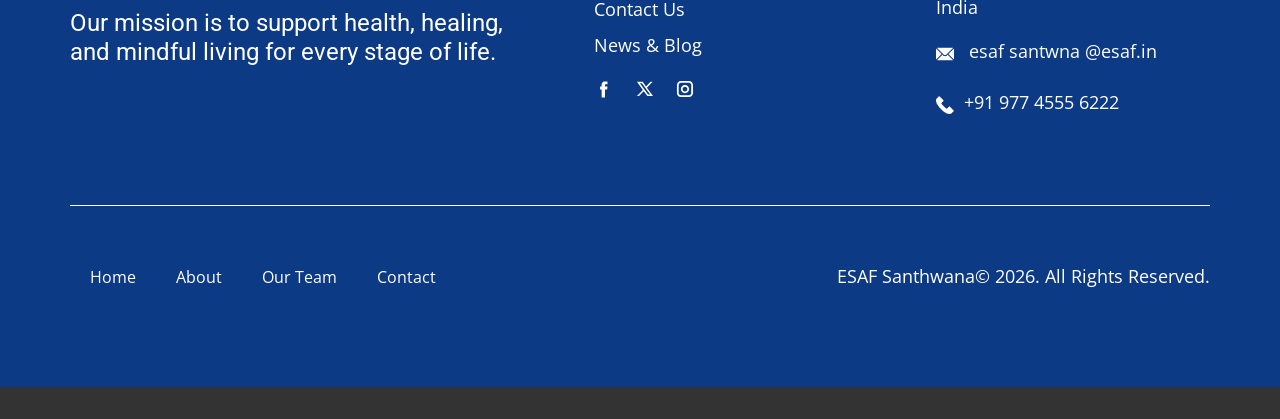
<file: blog/post-3.html>
<!DOCTYPE html>
<html style="font-size: 16px;" lang="en"><head>
    <meta name="viewport" content="width=device-width, initial-scale=1.0">
    <meta charset="utf-8">
    <meta name="keywords" content="Post 1 Headline">
    <meta name="description" content="Sample small text. Lorem ipsum dolor sit amet.">
    <title>Post 4 Headline</title>
    <link rel="stylesheet" href="../nicepage.css" media="screen">
<link rel="stylesheet" href="../Post-Template.css" media="screen">
    <script class="u-script" type="text/javascript" src="../jquery.js" defer=""></script>
    <script class="u-script" type="text/javascript" src="../nicepage.js" defer=""></script>
    <meta name="generator" content="Nicepage 8.6.2, nicepage.com">
    
    
    
    <link id="u-page-google-font" rel="stylesheet" href="https://fonts.googleapis.com/css2?display=swap&amp;family=Roboto:ital,wght@0,100;0,200;0,300;0,400;0,500;0,600;0,700;0,800;0,900;1,100;1,200;1,300;1,400;1,500;1,600;1,700;1,800;1,900&amp;family=Open+Sans:ital,wght@0,300;0,400;0,500;0,600;0,700;0,800;1,300;1,400;1,500;1,600;1,700;1,800">
    <script type="application/ld+json">{
		"@context": "http://schema.org",
		"@type": "Organization",
		"name": "",
		"logo": "images/Logosanthwana.png",
		"sameAs": [
				"https://facebook.com/name",
				"https://twitter.com/name",
				"https://instagram.com/name"
		]
}</script>
    <meta name="theme-color" content="#478ac9">
    <meta name="twitter:site" content="@">
    <meta name="twitter:card" content="summary_large_image">
    <meta name="twitter:title" content="Post 4 Headline">
    <meta name="twitter:description" content="Sample small text. Lorem ipsum dolor sit amet.">
  <meta data-intl-tel-input-cdn-path="intlTelInput/"><meta property="og:type" content="article"><meta property="og:title" content="Post 4 Headline"><meta property="og:description" content="Sample small text. Lorem ipsum dolor sit amet."><meta property="og:image" content="../images/0fd3416c.jpeg"></head>
  <body data-path-to-root="./" data-include-products="false" class="u-body u-xl-mode" data-lang="en"><header class="u-clearfix u-header u-header" id="header"><div class="u-clearfix u-sheet u-valign-middle-lg u-valign-middle-md u-valign-middle-sm u-valign-middle-xs u-valign-middle-xxl u-sheet-1">
        <a href="#" class="u-image u-logo u-image-1" data-image-width="199" data-image-height="198">
          <img src="../images/Logosanthwana.png" class="u-logo-image u-logo-image-1">
        </a>
        <nav class="u-menu u-menu-one-level u-offcanvas u-menu-1" role="navigation" aria-label="Menu navigation">
          <div class="menu-collapse" style="font-size: 1rem; letter-spacing: 0px; font-weight: 700;">
            <a class="u-button-style u-custom-left-right-menu-spacing u-custom-padding-bottom u-custom-text-hover-color u-custom-top-bottom-menu-spacing u-hamburger-link u-nav-link u-text-active-palette-1-base u-text-hover-palette-2-base" href="#" tabindex="-1" aria-label="Open menu" aria-controls="261f">
              <svg class="u-svg-link" viewBox="0 0 24 24"><use xlink:href="#menu-hamburger"></use></svg>
              <svg class="u-svg-content" version="1.1" id="menu-hamburger" viewBox="0 0 16 16" x="0px" y="0px" xmlns:xlink="http://www.w3.org/1999/xlink" xmlns="http://www.w3.org/2000/svg"><g><rect y="1" width="16" height="2"></rect><rect y="7" width="16" height="2"></rect><rect y="13" width="16" height="2"></rect>
</g></svg>
            </a>
          </div>
          <div class="u-custom-menu u-nav-container">
            <ul class="u-nav u-unstyled u-nav-1" role="menubar"><li role="none" class="u-nav-item"><a role="menuitem" class="u-button-style u-nav-link u-text-active-palette-1-base u-text-hover-palette-1-base u-nav-link-2" href="../">Home</a>
</li><li role="none" class="u-nav-item"><a role="menuitem" class="u-button-style u-nav-link u-text-active-palette-1-base u-text-hover-palette-1-base u-nav-link-2" href="../About.html">About Us</a>
</li><li role="none" class="u-nav-item"><a tabindex="-1" role="menuitem" class="u-button-style u-nav-link u-text-active-palette-1-base u-text-hover-palette-1-base u-nav-link-2">Online Courses</a>
</li><li role="none" class="u-nav-item"><a tabindex="-1" role="menuitem" class="u-button-style u-nav-link u-text-active-palette-1-base u-text-hover-palette-1-base u-nav-link-2" href="#">Contact Us</a>
</li></ul>
          </div>
          <div class="u-custom-menu u-nav-container-collapse" id="261f" role="region" aria-label="Menu panel">
            <div class="u-black u-container-style u-inner-container-layout u-opacity u-opacity-95 u-sidenav">
              <div class="u-inner-container-layout u-sidenav-overflow">
                <div class="u-menu-close" tabindex="-1" aria-label="Close menu"></div>
                <ul class="u-align-center u-nav u-popupmenu-items u-unstyled u-nav-2" role="menubar"><li role="none" class="u-nav-item"><a role="menuitem" class="u-button-style u-nav-link" href="../">Home</a>
</li><li role="none" class="u-nav-item"><a role="menuitem" class="u-button-style u-nav-link" href="../About.html">About Us</a>
</li><li role="none" class="u-nav-item"><a tabindex="-1" role="menuitem" class="u-button-style u-nav-link">Online Courses</a>
</li><li role="none" class="u-nav-item"><a tabindex="-1" role="menuitem" class="u-button-style u-nav-link" href="#">Contact Us</a>
</li></ul>
              </div>
            </div>
            <div class="u-black u-menu-overlay u-opacity u-opacity-70"></div>
          </div>
        </nav>
        <form action="#" class="u-search u-search-layout-icon u-search-left u-search-1" data-search-token="no-license" data-href="../search/search.html" data-page-id="97988421">
          <div class="u-search-overlay"></div>
          <button class="u-search-button" type="submit"><span class="u-search-icon u-search-icon-1">
              <svg class="u-svg-link" preserveAspectRatio="xMidYMin slice" viewBox="0 0 56.966 56.966"><use xlink:href="#svg-8e85"></use></svg>
              <svg xmlns="http://www.w3.org/2000/svg" xmlns:xlink="http://www.w3.org/1999/xlink" version="1.1" id="svg-8e85" x="0px" y="0px" viewBox="0 0 56.966 56.966" style="enable-background:new 0 0 56.966 56.966;" xml:space="preserve" class="u-svg-content"><path d="M55.146,51.887L41.588,37.786c3.486-4.144,5.396-9.358,5.396-14.786c0-12.682-10.318-23-23-23s-23,10.318-23,23  s10.318,23,23,23c4.761,0,9.298-1.436,13.177-4.162l13.661,14.208c0.571,0.593,1.339,0.92,2.162,0.92  c0.779,0,1.518-0.297,2.079-0.837C56.255,54.982,56.293,53.08,55.146,51.887z M23.984,6c9.374,0,17,7.626,17,17s-7.626,17-17,17  s-17-7.626-17-17S14.61,6,23.984,6z"></path></svg></span>
          </button>
          <input class="u-search-input" type="search" name="search" value="" placeholder="Search">
        </form>
      </div></header>
    <section class="u-align-center u-clearfix u-section-1" id="block-2">
      <div class="u-clearfix u-sheet u-valign-middle-md u-valign-middle-sm u-valign-middle-xs u-sheet-1"><!--post_details--><!--post_details_options_json--><!--{"source":""}--><!--/post_details_options_json--><!--blog_post-->
        <div class="u-container-style u-expanded-width u-post-details u-post-details-1">
          <div class="u-container-layout u-valign-middle u-container-layout-1"><!--blog_post_image-->
            <img alt="" class="u-blog-control u-expanded-width u-image u-image-default u-image-1" src="../images/0fd3416c.jpeg"><!--/blog_post_image--><!--blog_post_header-->
            <h2 class="u-blog-control u-text u-text-1">Post 4 Headline</h2><!--/blog_post_header--><!--blog_post_metadata-->
            <div class="u-blog-control u-metadata u-metadata-1"><!--blog_post_metadata_date--><span class="u-meta-date u-meta-icon">Aug 12, 2025</span><!--/blog_post_metadata_date--><!--blog_post_metadata_category--><span class="u-meta-category u-meta-icon"></span><!--/blog_post_metadata_category--><!--blog_post_metadata_comments--><span class="u-meta-comments u-meta-icon"><!--blog_post_metadata_comments_content-->Comments (0)<!--/blog_post_metadata_comments_content--></span><!--/blog_post_metadata_comments-->
            </div><!--/blog_post_metadata--><!--blog_post_content-->
            <div class="u-align-justify u-blog-control u-post-content u-text u-text-2 fr-view">
  <p>
    <meta name="viewport" content="width=device-width, initial-scale=1.0">
    <meta charset="utf-8">
    <meta name="keywords" content=""><meta name="description" content="">
    <title></title>
    <link rel="stylesheet" href="/nicepage.css" media="screen" class="u-static-style"><link rel="stylesheet" href="/nicepage.css" media="screen">
    <script class="u-script" type="text/javascript" src="//capp.nicepage.com/assets/jquery-1.9.1.min.js" defer=""></script>
    <script class="u-script" type="text/javascript" src="//capp.nicepage.com/e1ec80a0bae8923e64d6c550789dfe4bf6121475/nicepage.js" defer=""></script>
</p><section class="u-clearfix u-valign-top u-block-c192-1" custom-posts-hash="T" data-section-properties="{&quot;margin&quot;:&quot;none&quot;,&quot;stretch&quot;:true}" data-id="c192" data-posts-content="[{'images':[],'maps':[],'videos':[],'icons':[],'textWidth':'','textHeight':'','id':1,'headingProp':'h3','textProp':'text'}]" style="min-height: 500px">
  <div class="u-clearfix u-rich-text u-text u-block-c192-4" data-state="{&quot;margin-top&quot;:{&quot;shouldApplyDefaultMargins&quot;:{&quot;XL&quot;:false,&quot;LG&quot;:false,&quot;MD&quot;:false,&quot;SM&quot;:true,&quot;XS&quot;:true},&quot;parentVerticalAlign&quot;:{&quot;XL&quot;:&quot;top&quot;,&quot;LG&quot;:&quot;top&quot;,&quot;MD&quot;:&quot;top&quot;,&quot;SM&quot;:&quot;top&quot;,&quot;XS&quot;:&quot;top&quot;}},&quot;margin-bottom&quot;:{&quot;shouldApplyDefaultMargins&quot;:{&quot;XL&quot;:false,&quot;LG&quot;:false,&quot;MD&quot;:false,&quot;SM&quot;:true,&quot;XS&quot;:true},&quot;parentVerticalAlign&quot;:{&quot;XL&quot;:&quot;top&quot;,&quot;LG&quot;:&quot;top&quot;,&quot;MD&quot;:&quot;top&quot;,&quot;SM&quot;:&quot;top&quot;,&quot;XS&quot;:&quot;top&quot;}}}" style="">
  <p>Sample small text. Lorem ipsum dolor sit amet.</p>
  </div>
  <style data-mode="XL">@media (min-width: 1200px) {
  .u-block-c192-1 {
    min-height: 500px;
  }
}</style>
  <style data-mode="LG">@media (max-width: 1199px) and (min-width: 992px) {
  .u-block-c192-1 {
    min-height: 500px;
  }
}</style>
  <style data-mode="MD">@media (max-width: 991px) and (min-width: 768px) {
  .u-block-c192-1 {
    min-height: 500px;
  }
}</style>
  <style data-mode="SM">@media (max-width: 767px) and (min-width: 576px) {
  .u-block-c192-1 {
    min-height: 500px;
  }
}</style>
  <style data-mode="XS">@media (max-width: 575px) {
  .u-block-c192-1 {
    min-height: 500px;
  }
}</style>
</section>
<p></p>
  </div><!--/blog_post_content-->
          </div>
        </div><!--/blog_post--><!--/post_details-->
      </div>
    </section>
    
    
    
    <footer class="u-align-center-sm u-align-center-xs u-clearfix u-color-var u-container-align-center u-footer u-footer" id="footer"><div class="u-clearfix u-sheet u-valign-middle u-sheet-1">
        <div class="data-layout-selected u-clearfix u-expanded-width u-layout-wrap u-layout-wrap-1">
          <div class="u-gutter-0 u-layout">
            <div class="u-layout-row">
              <div class="u-container-align-left-lg u-container-align-left-md u-container-align-left-sm u-container-align-left-xl u-container-style u-layout-cell u-shape-rectangle u-size-26-lg u-size-26-xl u-size-26-xxl u-size-40-md u-size-40-sm u-size-40-xs u-layout-cell-1">
                <div class="u-container-layout u-valign-top-lg u-valign-top-md u-valign-top-sm u-valign-top-xs u-container-layout-1">
                  <a href="" class="u-image u-logo u-image-1" data-image-width="199" data-image-height="198">
                    <img src="../images/Logosanthwana.png" class="u-logo-image u-logo-image-1">
                  </a>
                  <h4 class="u-align-left u-text u-text-default u-text-white u-text-1"> Our mission is to support health, healing, and mindful living for every stage of life.</h4>
                </div>
              </div>
              <div class="u-container-style u-layout-cell u-shape-rectangle u-size-18-lg u-size-18-xl u-size-18-xxl u-size-20-md u-size-20-sm u-size-20-xs u-layout-cell-2">
                <div class="u-container-layout u-valign-top u-container-layout-2">
                  <h5 class="u-align-left u-text u-text-body-alt-color u-text-2"> Help</h5>
                  <div class="u-align-left u-border-1 u-border-grey-25 u-border-no-bottom u-border-no-left u-expanded-width u-line u-line-horizontal u-line-1"></div>
                  <p class="u-align-left u-text u-text-3">
                    <a href="#" class="u-active-none u-border-1 u-border-active-white u-border-hover-white u-border-no-left u-border-no-right u-border-no-top u-btn u-button-link u-button-style u-hover-none u-none u-text-active-grey-10 u-text-body-alt-color u-text-hover-grey-10 u-btn-1" title="#" data-animation-name="" data-animation-duration="0" data-animation-delay="0" data-animation-direction=""> FAQs</a>
                    <a href="#" class="u-active-none u-border-1 u-border-active-white u-border-hover-white u-border-no-left u-border-no-right u-border-no-top u-btn u-button-link u-button-style u-hover-none u-none u-text-active-grey-10 u-text-body-alt-color u-text-hover-grey-10 u-btn-2" title="#" data-animation-name="" data-animation-duration="0" data-animation-delay="0" data-animation-direction="">
                      <br>Services
                    </a>
                    <br>
                    <a href="#" class="u-active-none u-border-1 u-border-active-white u-border-hover-white u-border-no-left u-border-no-right u-border-no-top u-btn u-button-link u-button-style u-hover-none u-none u-text-active-grey-10 u-text-body-alt-color u-text-hover-grey-10 u-btn-3" title="#" data-animation-name="" data-animation-duration="0" data-animation-delay="0" data-animation-direction=""> Contact Us<br>
                    </a>
                    <a href="#" class="u-active-none u-border-1 u-border-active-white u-border-hover-white u-border-no-left u-border-no-right u-border-no-top u-btn u-button-link u-button-style u-hover-none u-none u-text-active-grey-10 u-text-body-alt-color u-text-hover-grey-10 u-btn-4" data-animation-name="" data-animation-duration="0" data-animation-delay="0" data-animation-direction=""> News &amp; Blog</a>
                    <br>
                  </p>
                  <div class="u-social-icons u-social-icons-1">
                    <a class="u-social-url" title="facebook" target="_blank" href="https://facebook.com/name"><span class="u-icon u-social-facebook u-social-icon u-text-white u-icon-1"><svg class="u-svg-link" preserveAspectRatio="xMidYMin slice" viewBox="0 0 112 112" style=""><use xlink:href="#svg-58df"></use></svg><svg class="u-svg-content" viewBox="0 0 112 112" x="0" y="0" id="svg-58df"><path fill="currentColor" d="M75.5,28.8H65.4c-1.5,0-4,0.9-4,4.3v9.4h13.9l-1.5,15.8H61.4v45.1H42.8V58.3h-8.8V42.4h8.8V32.2
c0-7.4,3.4-18.8,18.8-18.8h13.8v15.4H75.5z"></path></svg></span>
                    </a>
                    <a class="u-social-url" title="twitter" target="_blank" href="https://twitter.com/name"><span class="u-icon u-social-icon u-social-twitter u-text-white u-icon-2"><svg class="u-svg-link" preserveAspectRatio="xMidYMin slice" viewBox="0 0 112.2 112.2" style=""><use xlink:href="#svg-e10a"></use></svg><svg class="u-svg-content" viewBox="0 0 112.2 112.2" x="0px" y="0px" id="svg-e10a"><path d="M67.1,49.1L98.6,16h-12L62,42L43.2,16H11l32.8,45.2L11,96h11.6l26.3-27.7L69.1,96H101L67.1,49.1z M55,61.9l-5.1-7L27.5,24.4
	h11.4l17.3,23.8l5.1,7.1l23.4,32.2H73.8L55,61.9z"></path></svg></span>
                    </a>
                    <a class="u-social-url" title="instagram" target="_blank" href="https://instagram.com/name"><span class="u-icon u-social-icon u-social-instagram u-text-white u-icon-3"><svg class="u-svg-link" preserveAspectRatio="xMidYMin slice" viewBox="0 0 112 112" style=""><use xlink:href="#svg-3bdf"></use></svg><svg class="u-svg-content" viewBox="0 0 112 112" x="0" y="0" id="svg-3bdf"><path fill="currentColor" d="M55.9,32.9c-12.8,0-23.2,10.4-23.2,23.2s10.4,23.2,23.2,23.2s23.2-10.4,23.2-23.2S68.7,32.9,55.9,32.9z
	 M55.9,69.4c-7.4,0-13.3-6-13.3-13.3c-0.1-7.4,6-13.3,13.3-13.3s13.3,6,13.3,13.3C69.3,63.5,63.3,69.4,55.9,69.4z"></path><path fill="currentColor" d="M78.2,11H33.5C21,11,10.8,21.3,10.8,33.7v44.7c0,12.6,10.2,22.8,22.7,22.8h44.7c12.6,0,22.7-10.2,22.7-22.7
	V33.7C100.8,21.1,90.6,11,78.2,11z M91,78.4c0,7.1-5.8,12.8-12.8,12.8H33.5c-7.1,0-12.8-5.8-12.8-12.8V33.7
	c0-7.1,5.8-12.8,12.8-12.8h44.7c7.1,0,12.8,5.8,12.8,12.8V78.4z"></path></svg></span>
                    </a>
                  </div>
                </div>
              </div>
              <div class="u-container-style u-layout-cell u-shape-rectangle u-size-16-lg u-size-16-xl u-size-16-xxl u-size-60-md u-size-60-sm u-size-60-xs u-layout-cell-3">
                <div class="u-container-layout u-valign-top u-container-layout-3">
                  <h5 class="u-align-left u-text u-text-white u-text-4"> Get In Touch</h5>
                  <div class="u-align-left u-border-1 u-border-grey-25 u-border-no-bottom u-border-no-left u-expanded-width u-line u-line-horizontal u-line-2" data-animation-name="" data-animation-duration="0" data-animation-delay="0" data-animation-direction=""></div>
                  <p class="u-align-left u-text u-text-white u-text-5"><span class="u-file-icon u-icon u-text-white u-icon-4"><img src="../images/1-b26c8bb7.png" alt=""></span>ESAF Foundation, Mannuthy, Thrissur, Kerala, India
                  </p>
                  <p class="u-align-left u-text u-text-default u-text-6"><span class="u-file-icon u-icon u-text-white u-icon-5"><img src="../images/2-a85e65c4.png" alt=""></span>&nbsp; <a href="mailto:hi@car.repair.com" class="u-active-none u-border-1 u-border-active-white u-border-hover-white u-border-no-left u-border-no-right u-border-no-top u-btn u-button-link u-button-style u-hover-none u-none u-text-active-grey-10 u-text-body-alt-color u-text-hover-grey-10 u-btn-5" data-animation-name="" data-animation-duration="0" data-animation-delay="0" data-animation-direction="">esaf santwna @esaf.in</a>
                  </p>
                  <p class="u-align-left u-text u-text-7">
                    <a href="tel:+12345678910" class="u-active-none u-border-1 u-border-active-white u-border-hover-white u-border-no-left u-border-no-right u-border-no-top u-btn u-button-link u-button-style u-hover-none u-none u-text-active-grey-10 u-text-body-alt-color u-text-hover-grey-10 u-btn-6" data-animation-name="" data-animation-duration="0" data-animation-delay="0" data-animation-direction=""><span class="u-file-icon u-icon u-text-white u-icon-6"><img src="../images/3-c91f3b92.png" alt=""></span> +91&nbsp;977 4555 6222
                    </a>
                  </p>
                </div>
              </div>
            </div>
          </div>
        </div>
        <div class="u-align-center u-border-1 u-border-white u-expanded-width u-line u-line-horizontal u-line-3"></div>
        <div class="data-layout-selected u-clearfix u-expanded-width u-layout-custom-xs u-layout-wrap u-layout-wrap-2">
          <div class="u-layout">
            <div class="u-layout-row">
              <div class="u-container-style u-layout-cell u-size-14-xs u-size-30-lg u-size-30-xl u-size-30-xxl u-size-60-md u-size-60-sm u-layout-cell-4">
                <div class="u-container-layout u-valign-middle u-container-layout-4">
                  <nav class="u-menu u-menu-one-level u-offcanvas u-menu-1" data-responsive-from="XS" role="navigation">
                    <div class="menu-collapse">
                      <a class="u-button-style u-custom-text-color u-hamburger-link u-nav-link" aria-label="Open menu" aria-controls="e226" href="#">
                        <svg class="u-svg-link" viewBox="0 0 24 24"><use xlink:href="#svg-23e0"></use></svg>
                        <svg class="u-svg-content" version="1.1" id="svg-23e0" viewBox="0 0 16 16" x="0px" y="0px" xmlns:xlink="http://www.w3.org/1999/xlink" xmlns="http://www.w3.org/2000/svg"><g><rect y="1" width="16" height="2"></rect><rect y="7" width="16" height="2"></rect><rect y="13" width="16" height="2"></rect>
</g></svg>
                      </a>
                    </div>
                    <div class="u-custom-menu u-nav-container">
                      <ul class="u-nav u-unstyled" role="menubar"><li role="none" class="u-nav-item"><a tabindex="-1" role="menuitem" class="u-button-style u-nav-link u-text-white" href="#" aria-haspopup="true">Home</a>
</li><li role="none" class="u-nav-item"><a tabindex="-1" role="menuitem" class="u-button-style u-nav-link u-text-white" href="#">About</a>
</li><li role="none" class="u-nav-item"><a tabindex="-1" role="menuitem" class="u-button-style u-nav-link u-text-white" href="#">Our Team</a>
</li><li role="none" class="u-nav-item"><a tabindex="-1" role="menuitem" class="u-button-style u-nav-link u-text-white" href="#">Contact</a>
</li></ul>
                    </div>
                    <div id="e226" role="region" aria-label="Menu panel" class="u-custom-menu u-nav-container-collapse">
                      <div class="u-black u-container-style u-inner-container-layout u-opacity u-opacity-95 u-sidenav">
                        <div class="u-inner-container-layout u-sidenav-overflow">
                          <div class="u-menu-close" aria-label="Close menu"></div>
                          <ul class="u-align-center u-nav u-popupmenu-items u-unstyled u-nav-2" role="menubar"><li role="none" class="u-nav-item"><a tabindex="-1" role="menuitem" class="u-button-style u-nav-link" href="#" aria-haspopup="true">Home</a>
</li><li role="none" class="u-nav-item"><a tabindex="-1" role="menuitem" class="u-button-style u-nav-link" href="#">About</a>
</li><li role="none" class="u-nav-item"><a tabindex="-1" role="menuitem" class="u-button-style u-nav-link" href="#">Our Team</a>
</li><li role="none" class="u-nav-item"><a tabindex="-1" role="menuitem" class="u-button-style u-nav-link" href="#">Contact</a>
</li></ul>
                        </div>
                      </div>
                      <div class="u-black u-menu-overlay u-opacity u-opacity-70"></div>
                    </div>
                    <style class="menu-style">@media (max-width: 539px) {
                    [data-responsive-from="XS"] .u-nav-container {
                        display: none;
                    }
                    [data-responsive-from="XS"] .menu-collapse {
                        display: block;
                    }
                }</style>
                  </nav>
                </div>
              </div>
              <div class="u-container-align-left-md u-container-align-left-sm u-container-align-left-xs u-container-align-right-lg u-container-align-right-xl u-container-align-right-xxl u-container-style u-layout-cell u-size-30-lg u-size-30-xl u-size-30-xxl u-size-46-xs u-size-60-md u-size-60-sm u-layout-cell-5">
                <div class="u-container-layout u-valign-middle u-container-layout-5">
                  <p class="u-align-left-md u-align-left-sm u-align-left-xs u-align-right-lg u-align-right-xl u-align-right-xxl u-text u-text-default u-text-white u-text-8">ESAF Santhwana© 2026. All Rights Reserved.</p>
                </div>
              </div>
            </div>
          </div>
        </div>
      </div></footer>
    <section class="u-backlink u-clearfix u-grey-80"></section>
  
</body></html>
</file>
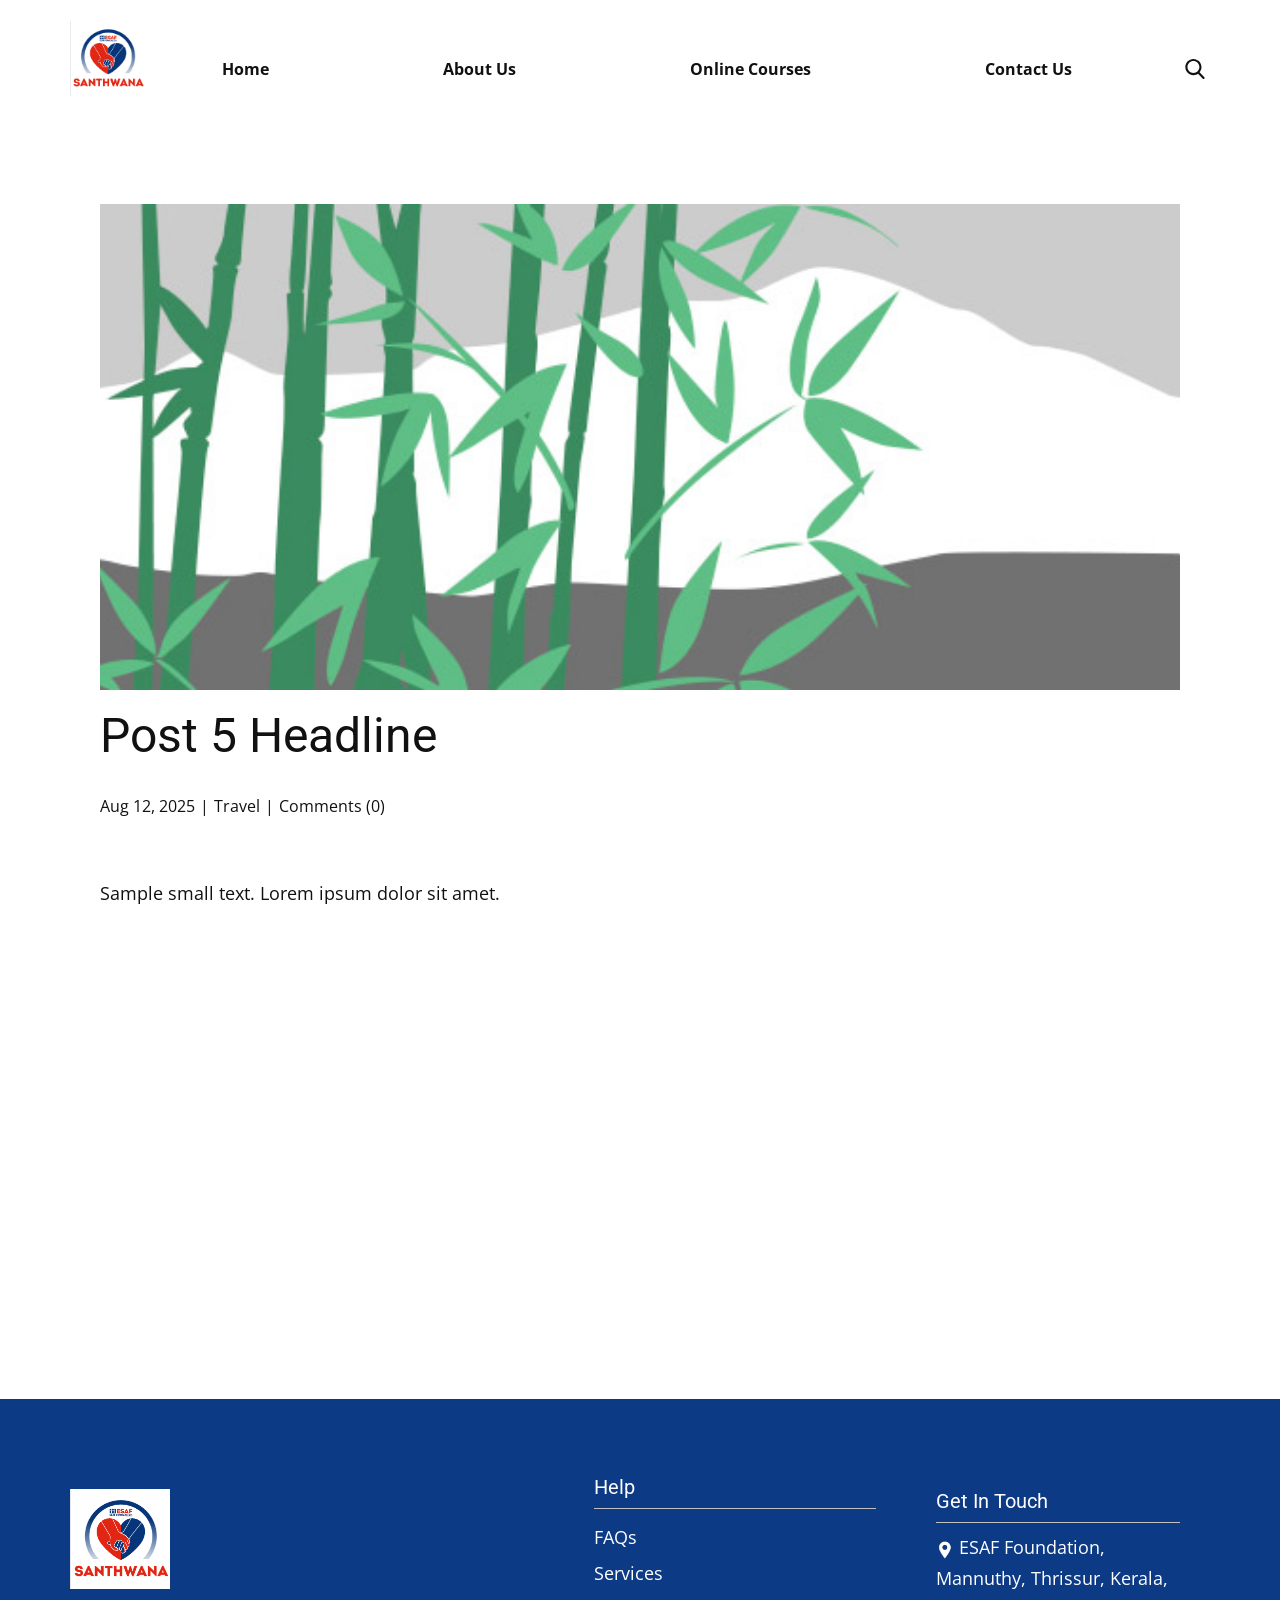
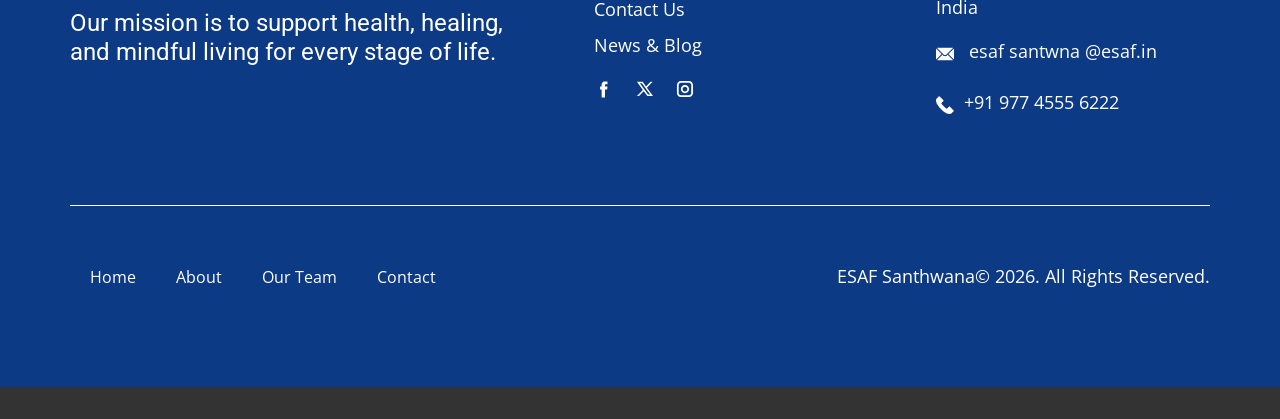
<file: blog/post-4.html>
<!DOCTYPE html>
<html style="font-size: 16px;" lang="en"><head>
    <meta name="viewport" content="width=device-width, initial-scale=1.0">
    <meta charset="utf-8">
    <meta name="keywords" content="Post 1 Headline">
    <meta name="description" content="Sample small text. Lorem ipsum dolor sit amet.">
    <title>Post 5 Headline</title>
    <link rel="stylesheet" href="../nicepage.css" media="screen">
<link rel="stylesheet" href="../Post-Template.css" media="screen">
    <script class="u-script" type="text/javascript" src="../jquery.js" defer=""></script>
    <script class="u-script" type="text/javascript" src="../nicepage.js" defer=""></script>
    <meta name="generator" content="Nicepage 8.6.2, nicepage.com">
    
    
    
    <link id="u-page-google-font" rel="stylesheet" href="https://fonts.googleapis.com/css2?display=swap&amp;family=Roboto:ital,wght@0,100;0,200;0,300;0,400;0,500;0,600;0,700;0,800;0,900;1,100;1,200;1,300;1,400;1,500;1,600;1,700;1,800;1,900&amp;family=Open+Sans:ital,wght@0,300;0,400;0,500;0,600;0,700;0,800;1,300;1,400;1,500;1,600;1,700;1,800">
    <script type="application/ld+json">{
		"@context": "http://schema.org",
		"@type": "Organization",
		"name": "",
		"logo": "images/Logosanthwana.png",
		"sameAs": [
				"https://facebook.com/name",
				"https://twitter.com/name",
				"https://instagram.com/name"
		]
}</script>
    <meta name="theme-color" content="#478ac9">
    <meta name="twitter:site" content="@">
    <meta name="twitter:card" content="summary_large_image">
    <meta name="twitter:title" content="Post 5 Headline">
    <meta name="twitter:description" content="Sample small text. Lorem ipsum dolor sit amet.">
  <meta data-intl-tel-input-cdn-path="intlTelInput/"><meta property="og:type" content="article"><meta property="og:title" content="Post 5 Headline"><meta property="og:description" content="Sample small text. Lorem ipsum dolor sit amet."><meta property="og:image" content="../images/68f64b9d.jpeg"></head>
  <body data-path-to-root="./" data-include-products="false" class="u-body u-xl-mode" data-lang="en"><header class="u-clearfix u-header u-header" id="header"><div class="u-clearfix u-sheet u-valign-middle-lg u-valign-middle-md u-valign-middle-sm u-valign-middle-xs u-valign-middle-xxl u-sheet-1">
        <a href="#" class="u-image u-logo u-image-1" data-image-width="199" data-image-height="198">
          <img src="../images/Logosanthwana.png" class="u-logo-image u-logo-image-1">
        </a>
        <nav class="u-menu u-menu-one-level u-offcanvas u-menu-1" role="navigation" aria-label="Menu navigation">
          <div class="menu-collapse" style="font-size: 1rem; letter-spacing: 0px; font-weight: 700;">
            <a class="u-button-style u-custom-left-right-menu-spacing u-custom-padding-bottom u-custom-text-hover-color u-custom-top-bottom-menu-spacing u-hamburger-link u-nav-link u-text-active-palette-1-base u-text-hover-palette-2-base" href="#" tabindex="-1" aria-label="Open menu" aria-controls="261f">
              <svg class="u-svg-link" viewBox="0 0 24 24"><use xlink:href="#menu-hamburger"></use></svg>
              <svg class="u-svg-content" version="1.1" id="menu-hamburger" viewBox="0 0 16 16" x="0px" y="0px" xmlns:xlink="http://www.w3.org/1999/xlink" xmlns="http://www.w3.org/2000/svg"><g><rect y="1" width="16" height="2"></rect><rect y="7" width="16" height="2"></rect><rect y="13" width="16" height="2"></rect>
</g></svg>
            </a>
          </div>
          <div class="u-custom-menu u-nav-container">
            <ul class="u-nav u-unstyled u-nav-1" role="menubar"><li role="none" class="u-nav-item"><a role="menuitem" class="u-button-style u-nav-link u-text-active-palette-1-base u-text-hover-palette-1-base u-nav-link-2" href="../">Home</a>
</li><li role="none" class="u-nav-item"><a role="menuitem" class="u-button-style u-nav-link u-text-active-palette-1-base u-text-hover-palette-1-base u-nav-link-2" href="../About.html">About Us</a>
</li><li role="none" class="u-nav-item"><a tabindex="-1" role="menuitem" class="u-button-style u-nav-link u-text-active-palette-1-base u-text-hover-palette-1-base u-nav-link-2">Online Courses</a>
</li><li role="none" class="u-nav-item"><a tabindex="-1" role="menuitem" class="u-button-style u-nav-link u-text-active-palette-1-base u-text-hover-palette-1-base u-nav-link-2" href="#">Contact Us</a>
</li></ul>
          </div>
          <div class="u-custom-menu u-nav-container-collapse" id="261f" role="region" aria-label="Menu panel">
            <div class="u-black u-container-style u-inner-container-layout u-opacity u-opacity-95 u-sidenav">
              <div class="u-inner-container-layout u-sidenav-overflow">
                <div class="u-menu-close" tabindex="-1" aria-label="Close menu"></div>
                <ul class="u-align-center u-nav u-popupmenu-items u-unstyled u-nav-2" role="menubar"><li role="none" class="u-nav-item"><a role="menuitem" class="u-button-style u-nav-link" href="../">Home</a>
</li><li role="none" class="u-nav-item"><a role="menuitem" class="u-button-style u-nav-link" href="../About.html">About Us</a>
</li><li role="none" class="u-nav-item"><a tabindex="-1" role="menuitem" class="u-button-style u-nav-link">Online Courses</a>
</li><li role="none" class="u-nav-item"><a tabindex="-1" role="menuitem" class="u-button-style u-nav-link" href="#">Contact Us</a>
</li></ul>
              </div>
            </div>
            <div class="u-black u-menu-overlay u-opacity u-opacity-70"></div>
          </div>
        </nav>
        <form action="#" class="u-search u-search-layout-icon u-search-left u-search-1" data-search-token="no-license" data-href="../search/search.html" data-page-id="97988421">
          <div class="u-search-overlay"></div>
          <button class="u-search-button" type="submit"><span class="u-search-icon u-search-icon-1">
              <svg class="u-svg-link" preserveAspectRatio="xMidYMin slice" viewBox="0 0 56.966 56.966"><use xlink:href="#svg-8e85"></use></svg>
              <svg xmlns="http://www.w3.org/2000/svg" xmlns:xlink="http://www.w3.org/1999/xlink" version="1.1" id="svg-8e85" x="0px" y="0px" viewBox="0 0 56.966 56.966" style="enable-background:new 0 0 56.966 56.966;" xml:space="preserve" class="u-svg-content"><path d="M55.146,51.887L41.588,37.786c3.486-4.144,5.396-9.358,5.396-14.786c0-12.682-10.318-23-23-23s-23,10.318-23,23  s10.318,23,23,23c4.761,0,9.298-1.436,13.177-4.162l13.661,14.208c0.571,0.593,1.339,0.92,2.162,0.92  c0.779,0,1.518-0.297,2.079-0.837C56.255,54.982,56.293,53.08,55.146,51.887z M23.984,6c9.374,0,17,7.626,17,17s-7.626,17-17,17  s-17-7.626-17-17S14.61,6,23.984,6z"></path></svg></span>
          </button>
          <input class="u-search-input" type="search" name="search" value="" placeholder="Search">
        </form>
      </div></header>
    <section class="u-align-center u-clearfix u-section-1" id="block-2">
      <div class="u-clearfix u-sheet u-valign-middle-md u-valign-middle-sm u-valign-middle-xs u-sheet-1"><!--post_details--><!--post_details_options_json--><!--{"source":""}--><!--/post_details_options_json--><!--blog_post-->
        <div class="u-container-style u-expanded-width u-post-details u-post-details-1">
          <div class="u-container-layout u-valign-middle u-container-layout-1"><!--blog_post_image-->
            <img alt="" class="u-blog-control u-expanded-width u-image u-image-default u-image-1" src="../images/68f64b9d.jpeg"><!--/blog_post_image--><!--blog_post_header-->
            <h2 class="u-blog-control u-text u-text-1">Post 5 Headline</h2><!--/blog_post_header--><!--blog_post_metadata-->
            <div class="u-blog-control u-metadata u-metadata-1"><!--blog_post_metadata_date--><span class="u-meta-date u-meta-icon">Aug 12, 2025</span><!--/blog_post_metadata_date--><!--blog_post_metadata_category--><span class="u-meta-category u-meta-icon"><a href="/blog/blog.html#/blog-1///2">Travel</a></span><!--/blog_post_metadata_category--><!--blog_post_metadata_comments--><span class="u-meta-comments u-meta-icon"><!--blog_post_metadata_comments_content-->Comments (0)<!--/blog_post_metadata_comments_content--></span><!--/blog_post_metadata_comments-->
            </div><!--/blog_post_metadata--><!--blog_post_content-->
            <div class="u-align-justify u-blog-control u-post-content u-text u-text-2 fr-view">
  <p>
    <meta name="viewport" content="width=device-width, initial-scale=1.0">
    <meta charset="utf-8">
    <meta name="keywords" content=""><meta name="description" content="">
    <title></title>
    <link rel="stylesheet" href="/nicepage.css" media="screen" class="u-static-style"><link rel="stylesheet" href="/nicepage.css" media="screen">
    <script class="u-script" type="text/javascript" src="//capp.nicepage.com/assets/jquery-1.9.1.min.js" defer=""></script>
    <script class="u-script" type="text/javascript" src="//capp.nicepage.com/e1ec80a0bae8923e64d6c550789dfe4bf6121475/nicepage.js" defer=""></script>
</p><section class="u-clearfix u-valign-top u-block-d793-1" custom-posts-hash="T" data-section-properties="{&quot;margin&quot;:&quot;none&quot;,&quot;stretch&quot;:true}" data-id="d793" data-posts-content="[{'images':[],'maps':[],'videos':[],'icons':[],'textWidth':'','textHeight':'','id':1,'headingProp':'h3','textProp':'text'}]" style="min-height: 500px">
  <div class="u-clearfix u-rich-text u-text u-block-d793-4" data-state="{&quot;margin-top&quot;:{&quot;shouldApplyDefaultMargins&quot;:{&quot;XL&quot;:false,&quot;LG&quot;:false,&quot;MD&quot;:false,&quot;SM&quot;:true,&quot;XS&quot;:true},&quot;parentVerticalAlign&quot;:{&quot;XL&quot;:&quot;top&quot;,&quot;LG&quot;:&quot;top&quot;,&quot;MD&quot;:&quot;top&quot;,&quot;SM&quot;:&quot;top&quot;,&quot;XS&quot;:&quot;top&quot;}},&quot;margin-bottom&quot;:{&quot;shouldApplyDefaultMargins&quot;:{&quot;XL&quot;:false,&quot;LG&quot;:false,&quot;MD&quot;:false,&quot;SM&quot;:true,&quot;XS&quot;:true},&quot;parentVerticalAlign&quot;:{&quot;XL&quot;:&quot;top&quot;,&quot;LG&quot;:&quot;top&quot;,&quot;MD&quot;:&quot;top&quot;,&quot;SM&quot;:&quot;top&quot;,&quot;XS&quot;:&quot;top&quot;}}}" style="">
  <p>Sample small text. Lorem ipsum dolor sit amet.</p>
  </div>
  <style data-mode="XL">@media (min-width: 1200px) {
  .u-block-d793-1 {
    min-height: 500px;
  }
}</style>
  <style data-mode="LG">@media (max-width: 1199px) and (min-width: 992px) {
  .u-block-d793-1 {
    min-height: 500px;
  }
}</style>
  <style data-mode="MD">@media (max-width: 991px) and (min-width: 768px) {
  .u-block-d793-1 {
    min-height: 500px;
  }
}</style>
  <style data-mode="SM">@media (max-width: 767px) and (min-width: 576px) {
  .u-block-d793-1 {
    min-height: 500px;
  }
}</style>
  <style data-mode="XS">@media (max-width: 575px) {
  .u-block-d793-1 {
    min-height: 500px;
  }
}</style>
</section>
<p></p>
  </div><!--/blog_post_content-->
          </div>
        </div><!--/blog_post--><!--/post_details-->
      </div>
    </section>
    
    
    
    <footer class="u-align-center-sm u-align-center-xs u-clearfix u-color-var u-container-align-center u-footer u-footer" id="footer"><div class="u-clearfix u-sheet u-valign-middle u-sheet-1">
        <div class="data-layout-selected u-clearfix u-expanded-width u-layout-wrap u-layout-wrap-1">
          <div class="u-gutter-0 u-layout">
            <div class="u-layout-row">
              <div class="u-container-align-left-lg u-container-align-left-md u-container-align-left-sm u-container-align-left-xl u-container-style u-layout-cell u-shape-rectangle u-size-26-lg u-size-26-xl u-size-26-xxl u-size-40-md u-size-40-sm u-size-40-xs u-layout-cell-1">
                <div class="u-container-layout u-valign-top-lg u-valign-top-md u-valign-top-sm u-valign-top-xs u-container-layout-1">
                  <a href="" class="u-image u-logo u-image-1" data-image-width="199" data-image-height="198">
                    <img src="../images/Logosanthwana.png" class="u-logo-image u-logo-image-1">
                  </a>
                  <h4 class="u-align-left u-text u-text-default u-text-white u-text-1"> Our mission is to support health, healing, and mindful living for every stage of life.</h4>
                </div>
              </div>
              <div class="u-container-style u-layout-cell u-shape-rectangle u-size-18-lg u-size-18-xl u-size-18-xxl u-size-20-md u-size-20-sm u-size-20-xs u-layout-cell-2">
                <div class="u-container-layout u-valign-top u-container-layout-2">
                  <h5 class="u-align-left u-text u-text-body-alt-color u-text-2"> Help</h5>
                  <div class="u-align-left u-border-1 u-border-grey-25 u-border-no-bottom u-border-no-left u-expanded-width u-line u-line-horizontal u-line-1"></div>
                  <p class="u-align-left u-text u-text-3">
                    <a href="#" class="u-active-none u-border-1 u-border-active-white u-border-hover-white u-border-no-left u-border-no-right u-border-no-top u-btn u-button-link u-button-style u-hover-none u-none u-text-active-grey-10 u-text-body-alt-color u-text-hover-grey-10 u-btn-1" title="#" data-animation-name="" data-animation-duration="0" data-animation-delay="0" data-animation-direction=""> FAQs</a>
                    <a href="#" class="u-active-none u-border-1 u-border-active-white u-border-hover-white u-border-no-left u-border-no-right u-border-no-top u-btn u-button-link u-button-style u-hover-none u-none u-text-active-grey-10 u-text-body-alt-color u-text-hover-grey-10 u-btn-2" title="#" data-animation-name="" data-animation-duration="0" data-animation-delay="0" data-animation-direction="">
                      <br>Services
                    </a>
                    <br>
                    <a href="#" class="u-active-none u-border-1 u-border-active-white u-border-hover-white u-border-no-left u-border-no-right u-border-no-top u-btn u-button-link u-button-style u-hover-none u-none u-text-active-grey-10 u-text-body-alt-color u-text-hover-grey-10 u-btn-3" title="#" data-animation-name="" data-animation-duration="0" data-animation-delay="0" data-animation-direction=""> Contact Us<br>
                    </a>
                    <a href="#" class="u-active-none u-border-1 u-border-active-white u-border-hover-white u-border-no-left u-border-no-right u-border-no-top u-btn u-button-link u-button-style u-hover-none u-none u-text-active-grey-10 u-text-body-alt-color u-text-hover-grey-10 u-btn-4" data-animation-name="" data-animation-duration="0" data-animation-delay="0" data-animation-direction=""> News &amp; Blog</a>
                    <br>
                  </p>
                  <div class="u-social-icons u-social-icons-1">
                    <a class="u-social-url" title="facebook" target="_blank" href="https://facebook.com/name"><span class="u-icon u-social-facebook u-social-icon u-text-white u-icon-1"><svg class="u-svg-link" preserveAspectRatio="xMidYMin slice" viewBox="0 0 112 112" style=""><use xlink:href="#svg-58df"></use></svg><svg class="u-svg-content" viewBox="0 0 112 112" x="0" y="0" id="svg-58df"><path fill="currentColor" d="M75.5,28.8H65.4c-1.5,0-4,0.9-4,4.3v9.4h13.9l-1.5,15.8H61.4v45.1H42.8V58.3h-8.8V42.4h8.8V32.2
c0-7.4,3.4-18.8,18.8-18.8h13.8v15.4H75.5z"></path></svg></span>
                    </a>
                    <a class="u-social-url" title="twitter" target="_blank" href="https://twitter.com/name"><span class="u-icon u-social-icon u-social-twitter u-text-white u-icon-2"><svg class="u-svg-link" preserveAspectRatio="xMidYMin slice" viewBox="0 0 112.2 112.2" style=""><use xlink:href="#svg-e10a"></use></svg><svg class="u-svg-content" viewBox="0 0 112.2 112.2" x="0px" y="0px" id="svg-e10a"><path d="M67.1,49.1L98.6,16h-12L62,42L43.2,16H11l32.8,45.2L11,96h11.6l26.3-27.7L69.1,96H101L67.1,49.1z M55,61.9l-5.1-7L27.5,24.4
	h11.4l17.3,23.8l5.1,7.1l23.4,32.2H73.8L55,61.9z"></path></svg></span>
                    </a>
                    <a class="u-social-url" title="instagram" target="_blank" href="https://instagram.com/name"><span class="u-icon u-social-icon u-social-instagram u-text-white u-icon-3"><svg class="u-svg-link" preserveAspectRatio="xMidYMin slice" viewBox="0 0 112 112" style=""><use xlink:href="#svg-3bdf"></use></svg><svg class="u-svg-content" viewBox="0 0 112 112" x="0" y="0" id="svg-3bdf"><path fill="currentColor" d="M55.9,32.9c-12.8,0-23.2,10.4-23.2,23.2s10.4,23.2,23.2,23.2s23.2-10.4,23.2-23.2S68.7,32.9,55.9,32.9z
	 M55.9,69.4c-7.4,0-13.3-6-13.3-13.3c-0.1-7.4,6-13.3,13.3-13.3s13.3,6,13.3,13.3C69.3,63.5,63.3,69.4,55.9,69.4z"></path><path fill="currentColor" d="M78.2,11H33.5C21,11,10.8,21.3,10.8,33.7v44.7c0,12.6,10.2,22.8,22.7,22.8h44.7c12.6,0,22.7-10.2,22.7-22.7
	V33.7C100.8,21.1,90.6,11,78.2,11z M91,78.4c0,7.1-5.8,12.8-12.8,12.8H33.5c-7.1,0-12.8-5.8-12.8-12.8V33.7
	c0-7.1,5.8-12.8,12.8-12.8h44.7c7.1,0,12.8,5.8,12.8,12.8V78.4z"></path></svg></span>
                    </a>
                  </div>
                </div>
              </div>
              <div class="u-container-style u-layout-cell u-shape-rectangle u-size-16-lg u-size-16-xl u-size-16-xxl u-size-60-md u-size-60-sm u-size-60-xs u-layout-cell-3">
                <div class="u-container-layout u-valign-top u-container-layout-3">
                  <h5 class="u-align-left u-text u-text-white u-text-4"> Get In Touch</h5>
                  <div class="u-align-left u-border-1 u-border-grey-25 u-border-no-bottom u-border-no-left u-expanded-width u-line u-line-horizontal u-line-2" data-animation-name="" data-animation-duration="0" data-animation-delay="0" data-animation-direction=""></div>
                  <p class="u-align-left u-text u-text-white u-text-5"><span class="u-file-icon u-icon u-text-white u-icon-4"><img src="../images/1-b26c8bb7.png" alt=""></span>ESAF Foundation, Mannuthy, Thrissur, Kerala, India
                  </p>
                  <p class="u-align-left u-text u-text-default u-text-6"><span class="u-file-icon u-icon u-text-white u-icon-5"><img src="../images/2-a85e65c4.png" alt=""></span>&nbsp; <a href="mailto:hi@car.repair.com" class="u-active-none u-border-1 u-border-active-white u-border-hover-white u-border-no-left u-border-no-right u-border-no-top u-btn u-button-link u-button-style u-hover-none u-none u-text-active-grey-10 u-text-body-alt-color u-text-hover-grey-10 u-btn-5" data-animation-name="" data-animation-duration="0" data-animation-delay="0" data-animation-direction="">esaf santwna @esaf.in</a>
                  </p>
                  <p class="u-align-left u-text u-text-7">
                    <a href="tel:+12345678910" class="u-active-none u-border-1 u-border-active-white u-border-hover-white u-border-no-left u-border-no-right u-border-no-top u-btn u-button-link u-button-style u-hover-none u-none u-text-active-grey-10 u-text-body-alt-color u-text-hover-grey-10 u-btn-6" data-animation-name="" data-animation-duration="0" data-animation-delay="0" data-animation-direction=""><span class="u-file-icon u-icon u-text-white u-icon-6"><img src="../images/3-c91f3b92.png" alt=""></span> +91&nbsp;977 4555 6222
                    </a>
                  </p>
                </div>
              </div>
            </div>
          </div>
        </div>
        <div class="u-align-center u-border-1 u-border-white u-expanded-width u-line u-line-horizontal u-line-3"></div>
        <div class="data-layout-selected u-clearfix u-expanded-width u-layout-custom-xs u-layout-wrap u-layout-wrap-2">
          <div class="u-layout">
            <div class="u-layout-row">
              <div class="u-container-style u-layout-cell u-size-14-xs u-size-30-lg u-size-30-xl u-size-30-xxl u-size-60-md u-size-60-sm u-layout-cell-4">
                <div class="u-container-layout u-valign-middle u-container-layout-4">
                  <nav class="u-menu u-menu-one-level u-offcanvas u-menu-1" data-responsive-from="XS" role="navigation">
                    <div class="menu-collapse">
                      <a class="u-button-style u-custom-text-color u-hamburger-link u-nav-link" aria-label="Open menu" aria-controls="e226" href="#">
                        <svg class="u-svg-link" viewBox="0 0 24 24"><use xlink:href="#svg-23e0"></use></svg>
                        <svg class="u-svg-content" version="1.1" id="svg-23e0" viewBox="0 0 16 16" x="0px" y="0px" xmlns:xlink="http://www.w3.org/1999/xlink" xmlns="http://www.w3.org/2000/svg"><g><rect y="1" width="16" height="2"></rect><rect y="7" width="16" height="2"></rect><rect y="13" width="16" height="2"></rect>
</g></svg>
                      </a>
                    </div>
                    <div class="u-custom-menu u-nav-container">
                      <ul class="u-nav u-unstyled" role="menubar"><li role="none" class="u-nav-item"><a tabindex="-1" role="menuitem" class="u-button-style u-nav-link u-text-white" href="#" aria-haspopup="true">Home</a>
</li><li role="none" class="u-nav-item"><a tabindex="-1" role="menuitem" class="u-button-style u-nav-link u-text-white" href="#">About</a>
</li><li role="none" class="u-nav-item"><a tabindex="-1" role="menuitem" class="u-button-style u-nav-link u-text-white" href="#">Our Team</a>
</li><li role="none" class="u-nav-item"><a tabindex="-1" role="menuitem" class="u-button-style u-nav-link u-text-white" href="#">Contact</a>
</li></ul>
                    </div>
                    <div id="e226" role="region" aria-label="Menu panel" class="u-custom-menu u-nav-container-collapse">
                      <div class="u-black u-container-style u-inner-container-layout u-opacity u-opacity-95 u-sidenav">
                        <div class="u-inner-container-layout u-sidenav-overflow">
                          <div class="u-menu-close" aria-label="Close menu"></div>
                          <ul class="u-align-center u-nav u-popupmenu-items u-unstyled u-nav-2" role="menubar"><li role="none" class="u-nav-item"><a tabindex="-1" role="menuitem" class="u-button-style u-nav-link" href="#" aria-haspopup="true">Home</a>
</li><li role="none" class="u-nav-item"><a tabindex="-1" role="menuitem" class="u-button-style u-nav-link" href="#">About</a>
</li><li role="none" class="u-nav-item"><a tabindex="-1" role="menuitem" class="u-button-style u-nav-link" href="#">Our Team</a>
</li><li role="none" class="u-nav-item"><a tabindex="-1" role="menuitem" class="u-button-style u-nav-link" href="#">Contact</a>
</li></ul>
                        </div>
                      </div>
                      <div class="u-black u-menu-overlay u-opacity u-opacity-70"></div>
                    </div>
                    <style class="menu-style">@media (max-width: 539px) {
                    [data-responsive-from="XS"] .u-nav-container {
                        display: none;
                    }
                    [data-responsive-from="XS"] .menu-collapse {
                        display: block;
                    }
                }</style>
                  </nav>
                </div>
              </div>
              <div class="u-container-align-left-md u-container-align-left-sm u-container-align-left-xs u-container-align-right-lg u-container-align-right-xl u-container-align-right-xxl u-container-style u-layout-cell u-size-30-lg u-size-30-xl u-size-30-xxl u-size-46-xs u-size-60-md u-size-60-sm u-layout-cell-5">
                <div class="u-container-layout u-valign-middle u-container-layout-5">
                  <p class="u-align-left-md u-align-left-sm u-align-left-xs u-align-right-lg u-align-right-xl u-align-right-xxl u-text u-text-default u-text-white u-text-8">ESAF Santhwana© 2026. All Rights Reserved.</p>
                </div>
              </div>
            </div>
          </div>
        </div>
      </div></footer>
    <section class="u-backlink u-clearfix u-grey-80"></section>
  
</body></html>
</file>
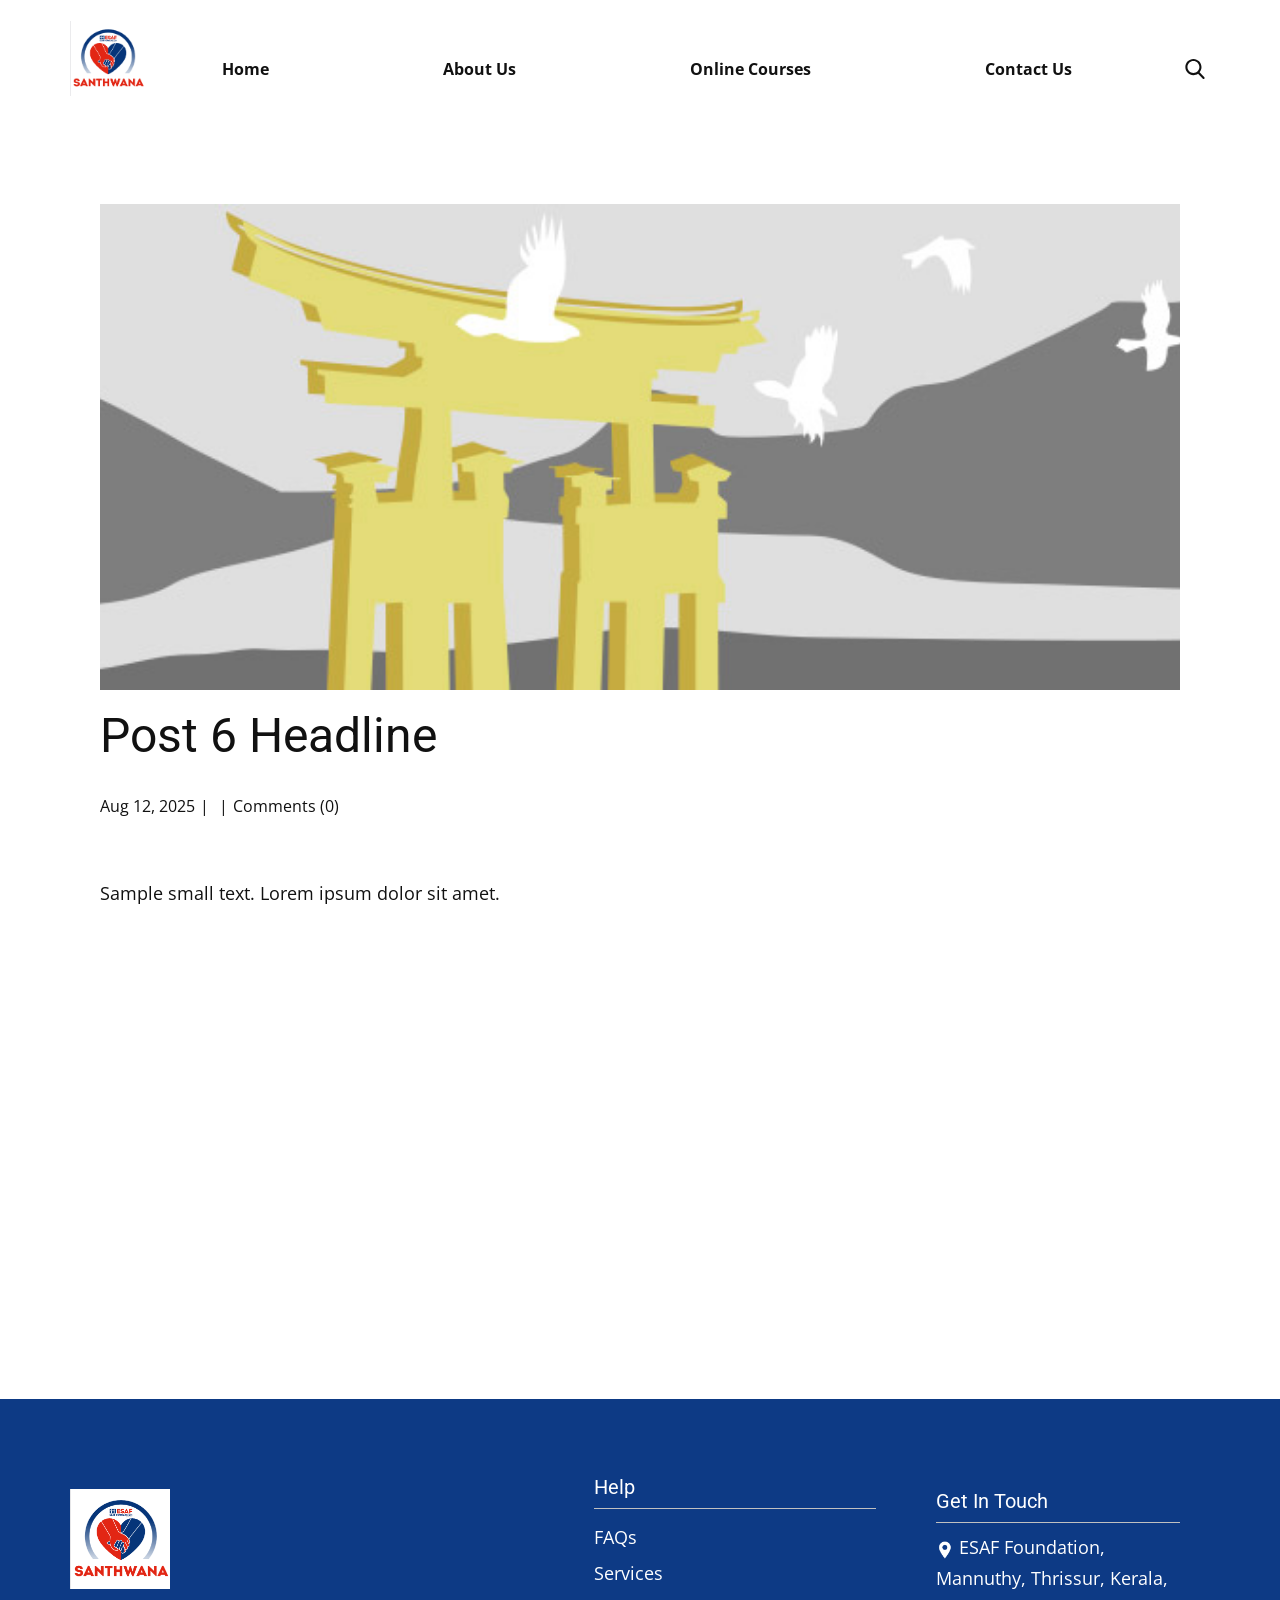
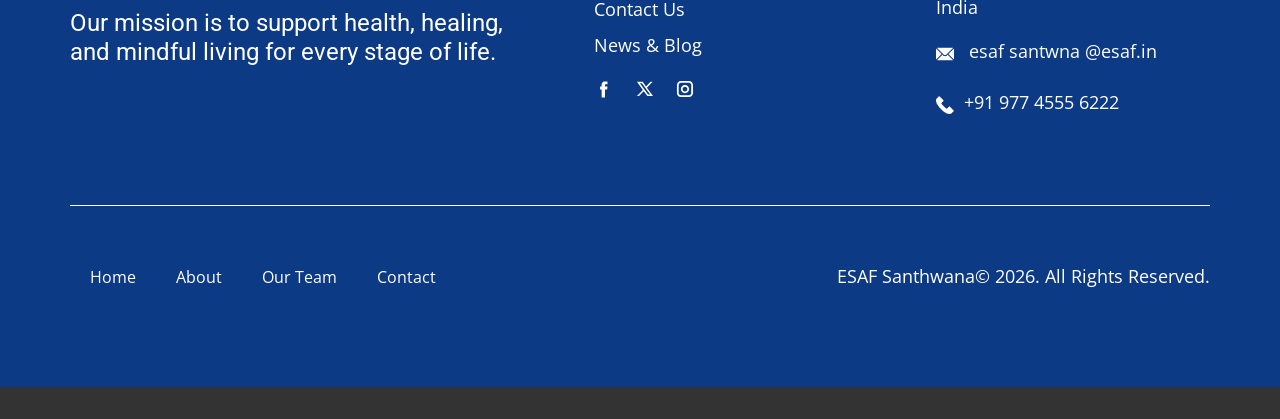
<file: blog/post-5.html>
<!DOCTYPE html>
<html style="font-size: 16px;" lang="en"><head>
    <meta name="viewport" content="width=device-width, initial-scale=1.0">
    <meta charset="utf-8">
    <meta name="keywords" content="Post 1 Headline">
    <meta name="description" content="Sample small text. Lorem ipsum dolor sit amet.">
    <title>Post 6 Headline</title>
    <link rel="stylesheet" href="../nicepage.css" media="screen">
<link rel="stylesheet" href="../Post-Template.css" media="screen">
    <script class="u-script" type="text/javascript" src="../jquery.js" defer=""></script>
    <script class="u-script" type="text/javascript" src="../nicepage.js" defer=""></script>
    <meta name="generator" content="Nicepage 8.6.2, nicepage.com">
    
    
    
    <link id="u-page-google-font" rel="stylesheet" href="https://fonts.googleapis.com/css2?display=swap&amp;family=Roboto:ital,wght@0,100;0,200;0,300;0,400;0,500;0,600;0,700;0,800;0,900;1,100;1,200;1,300;1,400;1,500;1,600;1,700;1,800;1,900&amp;family=Open+Sans:ital,wght@0,300;0,400;0,500;0,600;0,700;0,800;1,300;1,400;1,500;1,600;1,700;1,800">
    <script type="application/ld+json">{
		"@context": "http://schema.org",
		"@type": "Organization",
		"name": "",
		"logo": "images/Logosanthwana.png",
		"sameAs": [
				"https://facebook.com/name",
				"https://twitter.com/name",
				"https://instagram.com/name"
		]
}</script>
    <meta name="theme-color" content="#478ac9">
    <meta name="twitter:site" content="@">
    <meta name="twitter:card" content="summary_large_image">
    <meta name="twitter:title" content="Post 6 Headline">
    <meta name="twitter:description" content="Sample small text. Lorem ipsum dolor sit amet.">
  <meta data-intl-tel-input-cdn-path="intlTelInput/"><meta property="og:type" content="article"><meta property="og:title" content="Post 6 Headline"><meta property="og:description" content="Sample small text. Lorem ipsum dolor sit amet."><meta property="og:image" content="../images/8ad73f3c.jpeg"></head>
  <body data-path-to-root="./" data-include-products="false" class="u-body u-xl-mode" data-lang="en"><header class="u-clearfix u-header u-header" id="header"><div class="u-clearfix u-sheet u-valign-middle-lg u-valign-middle-md u-valign-middle-sm u-valign-middle-xs u-valign-middle-xxl u-sheet-1">
        <a href="#" class="u-image u-logo u-image-1" data-image-width="199" data-image-height="198">
          <img src="../images/Logosanthwana.png" class="u-logo-image u-logo-image-1">
        </a>
        <nav class="u-menu u-menu-one-level u-offcanvas u-menu-1" role="navigation" aria-label="Menu navigation">
          <div class="menu-collapse" style="font-size: 1rem; letter-spacing: 0px; font-weight: 700;">
            <a class="u-button-style u-custom-left-right-menu-spacing u-custom-padding-bottom u-custom-text-hover-color u-custom-top-bottom-menu-spacing u-hamburger-link u-nav-link u-text-active-palette-1-base u-text-hover-palette-2-base" href="#" tabindex="-1" aria-label="Open menu" aria-controls="261f">
              <svg class="u-svg-link" viewBox="0 0 24 24"><use xlink:href="#menu-hamburger"></use></svg>
              <svg class="u-svg-content" version="1.1" id="menu-hamburger" viewBox="0 0 16 16" x="0px" y="0px" xmlns:xlink="http://www.w3.org/1999/xlink" xmlns="http://www.w3.org/2000/svg"><g><rect y="1" width="16" height="2"></rect><rect y="7" width="16" height="2"></rect><rect y="13" width="16" height="2"></rect>
</g></svg>
            </a>
          </div>
          <div class="u-custom-menu u-nav-container">
            <ul class="u-nav u-unstyled u-nav-1" role="menubar"><li role="none" class="u-nav-item"><a role="menuitem" class="u-button-style u-nav-link u-text-active-palette-1-base u-text-hover-palette-1-base u-nav-link-2" href="../">Home</a>
</li><li role="none" class="u-nav-item"><a role="menuitem" class="u-button-style u-nav-link u-text-active-palette-1-base u-text-hover-palette-1-base u-nav-link-2" href="../About.html">About Us</a>
</li><li role="none" class="u-nav-item"><a tabindex="-1" role="menuitem" class="u-button-style u-nav-link u-text-active-palette-1-base u-text-hover-palette-1-base u-nav-link-2">Online Courses</a>
</li><li role="none" class="u-nav-item"><a tabindex="-1" role="menuitem" class="u-button-style u-nav-link u-text-active-palette-1-base u-text-hover-palette-1-base u-nav-link-2" href="#">Contact Us</a>
</li></ul>
          </div>
          <div class="u-custom-menu u-nav-container-collapse" id="261f" role="region" aria-label="Menu panel">
            <div class="u-black u-container-style u-inner-container-layout u-opacity u-opacity-95 u-sidenav">
              <div class="u-inner-container-layout u-sidenav-overflow">
                <div class="u-menu-close" tabindex="-1" aria-label="Close menu"></div>
                <ul class="u-align-center u-nav u-popupmenu-items u-unstyled u-nav-2" role="menubar"><li role="none" class="u-nav-item"><a role="menuitem" class="u-button-style u-nav-link" href="../">Home</a>
</li><li role="none" class="u-nav-item"><a role="menuitem" class="u-button-style u-nav-link" href="../About.html">About Us</a>
</li><li role="none" class="u-nav-item"><a tabindex="-1" role="menuitem" class="u-button-style u-nav-link">Online Courses</a>
</li><li role="none" class="u-nav-item"><a tabindex="-1" role="menuitem" class="u-button-style u-nav-link" href="#">Contact Us</a>
</li></ul>
              </div>
            </div>
            <div class="u-black u-menu-overlay u-opacity u-opacity-70"></div>
          </div>
        </nav>
        <form action="#" class="u-search u-search-layout-icon u-search-left u-search-1" data-search-token="no-license" data-href="../search/search.html" data-page-id="97988421">
          <div class="u-search-overlay"></div>
          <button class="u-search-button" type="submit"><span class="u-search-icon u-search-icon-1">
              <svg class="u-svg-link" preserveAspectRatio="xMidYMin slice" viewBox="0 0 56.966 56.966"><use xlink:href="#svg-8e85"></use></svg>
              <svg xmlns="http://www.w3.org/2000/svg" xmlns:xlink="http://www.w3.org/1999/xlink" version="1.1" id="svg-8e85" x="0px" y="0px" viewBox="0 0 56.966 56.966" style="enable-background:new 0 0 56.966 56.966;" xml:space="preserve" class="u-svg-content"><path d="M55.146,51.887L41.588,37.786c3.486-4.144,5.396-9.358,5.396-14.786c0-12.682-10.318-23-23-23s-23,10.318-23,23  s10.318,23,23,23c4.761,0,9.298-1.436,13.177-4.162l13.661,14.208c0.571,0.593,1.339,0.92,2.162,0.92  c0.779,0,1.518-0.297,2.079-0.837C56.255,54.982,56.293,53.08,55.146,51.887z M23.984,6c9.374,0,17,7.626,17,17s-7.626,17-17,17  s-17-7.626-17-17S14.61,6,23.984,6z"></path></svg></span>
          </button>
          <input class="u-search-input" type="search" name="search" value="" placeholder="Search">
        </form>
      </div></header>
    <section class="u-align-center u-clearfix u-section-1" id="block-2">
      <div class="u-clearfix u-sheet u-valign-middle-md u-valign-middle-sm u-valign-middle-xs u-sheet-1"><!--post_details--><!--post_details_options_json--><!--{"source":""}--><!--/post_details_options_json--><!--blog_post-->
        <div class="u-container-style u-expanded-width u-post-details u-post-details-1">
          <div class="u-container-layout u-valign-middle u-container-layout-1"><!--blog_post_image-->
            <img alt="" class="u-blog-control u-expanded-width u-image u-image-default u-image-1" src="../images/8ad73f3c.jpeg"><!--/blog_post_image--><!--blog_post_header-->
            <h2 class="u-blog-control u-text u-text-1">Post 6 Headline</h2><!--/blog_post_header--><!--blog_post_metadata-->
            <div class="u-blog-control u-metadata u-metadata-1"><!--blog_post_metadata_date--><span class="u-meta-date u-meta-icon">Aug 12, 2025</span><!--/blog_post_metadata_date--><!--blog_post_metadata_category--><span class="u-meta-category u-meta-icon"></span><!--/blog_post_metadata_category--><!--blog_post_metadata_comments--><span class="u-meta-comments u-meta-icon"><!--blog_post_metadata_comments_content-->Comments (0)<!--/blog_post_metadata_comments_content--></span><!--/blog_post_metadata_comments-->
            </div><!--/blog_post_metadata--><!--blog_post_content-->
            <div class="u-align-justify u-blog-control u-post-content u-text u-text-2 fr-view">
  <p>
    <meta name="viewport" content="width=device-width, initial-scale=1.0">
    <meta charset="utf-8">
    <meta name="keywords" content=""><meta name="description" content="">
    <title></title>
    <link rel="stylesheet" href="/nicepage.css" media="screen" class="u-static-style"><link rel="stylesheet" href="/nicepage.css" media="screen">
    <script class="u-script" type="text/javascript" src="//capp.nicepage.com/assets/jquery-1.9.1.min.js" defer=""></script>
    <script class="u-script" type="text/javascript" src="//capp.nicepage.com/e1ec80a0bae8923e64d6c550789dfe4bf6121475/nicepage.js" defer=""></script>
</p><section class="u-clearfix u-valign-top u-block-f203-1" custom-posts-hash="T" data-section-properties="{&quot;margin&quot;:&quot;none&quot;,&quot;stretch&quot;:true}" data-id="f203" data-posts-content="[{'images':[],'maps':[],'videos':[],'icons':[],'textWidth':'','textHeight':'','id':1,'headingProp':'h3','textProp':'text'}]" style="min-height: 500px">
  <div class="u-clearfix u-rich-text u-text u-block-f203-4" data-state="{&quot;margin-top&quot;:{&quot;shouldApplyDefaultMargins&quot;:{&quot;XL&quot;:false,&quot;LG&quot;:false,&quot;MD&quot;:false,&quot;SM&quot;:true,&quot;XS&quot;:true},&quot;parentVerticalAlign&quot;:{&quot;XL&quot;:&quot;top&quot;,&quot;LG&quot;:&quot;top&quot;,&quot;MD&quot;:&quot;top&quot;,&quot;SM&quot;:&quot;top&quot;,&quot;XS&quot;:&quot;top&quot;}},&quot;margin-bottom&quot;:{&quot;shouldApplyDefaultMargins&quot;:{&quot;XL&quot;:false,&quot;LG&quot;:false,&quot;MD&quot;:false,&quot;SM&quot;:true,&quot;XS&quot;:true},&quot;parentVerticalAlign&quot;:{&quot;XL&quot;:&quot;top&quot;,&quot;LG&quot;:&quot;top&quot;,&quot;MD&quot;:&quot;top&quot;,&quot;SM&quot;:&quot;top&quot;,&quot;XS&quot;:&quot;top&quot;}}}" style="">
  <p>Sample small text. Lorem ipsum dolor sit amet.</p>
  </div>
  <style data-mode="XL">@media (min-width: 1200px) {
  .u-block-f203-1 {
    min-height: 500px;
  }
}</style>
  <style data-mode="LG">@media (max-width: 1199px) and (min-width: 992px) {
  .u-block-f203-1 {
    min-height: 500px;
  }
}</style>
  <style data-mode="MD">@media (max-width: 991px) and (min-width: 768px) {
  .u-block-f203-1 {
    min-height: 500px;
  }
}</style>
  <style data-mode="SM">@media (max-width: 767px) and (min-width: 576px) {
  .u-block-f203-1 {
    min-height: 500px;
  }
}</style>
  <style data-mode="XS">@media (max-width: 575px) {
  .u-block-f203-1 {
    min-height: 500px;
  }
}</style>
</section>
<p></p>
  </div><!--/blog_post_content-->
          </div>
        </div><!--/blog_post--><!--/post_details-->
      </div>
    </section>
    
    
    
    <footer class="u-align-center-sm u-align-center-xs u-clearfix u-color-var u-container-align-center u-footer u-footer" id="footer"><div class="u-clearfix u-sheet u-valign-middle u-sheet-1">
        <div class="data-layout-selected u-clearfix u-expanded-width u-layout-wrap u-layout-wrap-1">
          <div class="u-gutter-0 u-layout">
            <div class="u-layout-row">
              <div class="u-container-align-left-lg u-container-align-left-md u-container-align-left-sm u-container-align-left-xl u-container-style u-layout-cell u-shape-rectangle u-size-26-lg u-size-26-xl u-size-26-xxl u-size-40-md u-size-40-sm u-size-40-xs u-layout-cell-1">
                <div class="u-container-layout u-valign-top-lg u-valign-top-md u-valign-top-sm u-valign-top-xs u-container-layout-1">
                  <a href="" class="u-image u-logo u-image-1" data-image-width="199" data-image-height="198">
                    <img src="../images/Logosanthwana.png" class="u-logo-image u-logo-image-1">
                  </a>
                  <h4 class="u-align-left u-text u-text-default u-text-white u-text-1"> Our mission is to support health, healing, and mindful living for every stage of life.</h4>
                </div>
              </div>
              <div class="u-container-style u-layout-cell u-shape-rectangle u-size-18-lg u-size-18-xl u-size-18-xxl u-size-20-md u-size-20-sm u-size-20-xs u-layout-cell-2">
                <div class="u-container-layout u-valign-top u-container-layout-2">
                  <h5 class="u-align-left u-text u-text-body-alt-color u-text-2"> Help</h5>
                  <div class="u-align-left u-border-1 u-border-grey-25 u-border-no-bottom u-border-no-left u-expanded-width u-line u-line-horizontal u-line-1"></div>
                  <p class="u-align-left u-text u-text-3">
                    <a href="#" class="u-active-none u-border-1 u-border-active-white u-border-hover-white u-border-no-left u-border-no-right u-border-no-top u-btn u-button-link u-button-style u-hover-none u-none u-text-active-grey-10 u-text-body-alt-color u-text-hover-grey-10 u-btn-1" title="#" data-animation-name="" data-animation-duration="0" data-animation-delay="0" data-animation-direction=""> FAQs</a>
                    <a href="#" class="u-active-none u-border-1 u-border-active-white u-border-hover-white u-border-no-left u-border-no-right u-border-no-top u-btn u-button-link u-button-style u-hover-none u-none u-text-active-grey-10 u-text-body-alt-color u-text-hover-grey-10 u-btn-2" title="#" data-animation-name="" data-animation-duration="0" data-animation-delay="0" data-animation-direction="">
                      <br>Services
                    </a>
                    <br>
                    <a href="#" class="u-active-none u-border-1 u-border-active-white u-border-hover-white u-border-no-left u-border-no-right u-border-no-top u-btn u-button-link u-button-style u-hover-none u-none u-text-active-grey-10 u-text-body-alt-color u-text-hover-grey-10 u-btn-3" title="#" data-animation-name="" data-animation-duration="0" data-animation-delay="0" data-animation-direction=""> Contact Us<br>
                    </a>
                    <a href="#" class="u-active-none u-border-1 u-border-active-white u-border-hover-white u-border-no-left u-border-no-right u-border-no-top u-btn u-button-link u-button-style u-hover-none u-none u-text-active-grey-10 u-text-body-alt-color u-text-hover-grey-10 u-btn-4" data-animation-name="" data-animation-duration="0" data-animation-delay="0" data-animation-direction=""> News &amp; Blog</a>
                    <br>
                  </p>
                  <div class="u-social-icons u-social-icons-1">
                    <a class="u-social-url" title="facebook" target="_blank" href="https://facebook.com/name"><span class="u-icon u-social-facebook u-social-icon u-text-white u-icon-1"><svg class="u-svg-link" preserveAspectRatio="xMidYMin slice" viewBox="0 0 112 112" style=""><use xlink:href="#svg-58df"></use></svg><svg class="u-svg-content" viewBox="0 0 112 112" x="0" y="0" id="svg-58df"><path fill="currentColor" d="M75.5,28.8H65.4c-1.5,0-4,0.9-4,4.3v9.4h13.9l-1.5,15.8H61.4v45.1H42.8V58.3h-8.8V42.4h8.8V32.2
c0-7.4,3.4-18.8,18.8-18.8h13.8v15.4H75.5z"></path></svg></span>
                    </a>
                    <a class="u-social-url" title="twitter" target="_blank" href="https://twitter.com/name"><span class="u-icon u-social-icon u-social-twitter u-text-white u-icon-2"><svg class="u-svg-link" preserveAspectRatio="xMidYMin slice" viewBox="0 0 112.2 112.2" style=""><use xlink:href="#svg-e10a"></use></svg><svg class="u-svg-content" viewBox="0 0 112.2 112.2" x="0px" y="0px" id="svg-e10a"><path d="M67.1,49.1L98.6,16h-12L62,42L43.2,16H11l32.8,45.2L11,96h11.6l26.3-27.7L69.1,96H101L67.1,49.1z M55,61.9l-5.1-7L27.5,24.4
	h11.4l17.3,23.8l5.1,7.1l23.4,32.2H73.8L55,61.9z"></path></svg></span>
                    </a>
                    <a class="u-social-url" title="instagram" target="_blank" href="https://instagram.com/name"><span class="u-icon u-social-icon u-social-instagram u-text-white u-icon-3"><svg class="u-svg-link" preserveAspectRatio="xMidYMin slice" viewBox="0 0 112 112" style=""><use xlink:href="#svg-3bdf"></use></svg><svg class="u-svg-content" viewBox="0 0 112 112" x="0" y="0" id="svg-3bdf"><path fill="currentColor" d="M55.9,32.9c-12.8,0-23.2,10.4-23.2,23.2s10.4,23.2,23.2,23.2s23.2-10.4,23.2-23.2S68.7,32.9,55.9,32.9z
	 M55.9,69.4c-7.4,0-13.3-6-13.3-13.3c-0.1-7.4,6-13.3,13.3-13.3s13.3,6,13.3,13.3C69.3,63.5,63.3,69.4,55.9,69.4z"></path><path fill="currentColor" d="M78.2,11H33.5C21,11,10.8,21.3,10.8,33.7v44.7c0,12.6,10.2,22.8,22.7,22.8h44.7c12.6,0,22.7-10.2,22.7-22.7
	V33.7C100.8,21.1,90.6,11,78.2,11z M91,78.4c0,7.1-5.8,12.8-12.8,12.8H33.5c-7.1,0-12.8-5.8-12.8-12.8V33.7
	c0-7.1,5.8-12.8,12.8-12.8h44.7c7.1,0,12.8,5.8,12.8,12.8V78.4z"></path></svg></span>
                    </a>
                  </div>
                </div>
              </div>
              <div class="u-container-style u-layout-cell u-shape-rectangle u-size-16-lg u-size-16-xl u-size-16-xxl u-size-60-md u-size-60-sm u-size-60-xs u-layout-cell-3">
                <div class="u-container-layout u-valign-top u-container-layout-3">
                  <h5 class="u-align-left u-text u-text-white u-text-4"> Get In Touch</h5>
                  <div class="u-align-left u-border-1 u-border-grey-25 u-border-no-bottom u-border-no-left u-expanded-width u-line u-line-horizontal u-line-2" data-animation-name="" data-animation-duration="0" data-animation-delay="0" data-animation-direction=""></div>
                  <p class="u-align-left u-text u-text-white u-text-5"><span class="u-file-icon u-icon u-text-white u-icon-4"><img src="../images/1-b26c8bb7.png" alt=""></span>ESAF Foundation, Mannuthy, Thrissur, Kerala, India
                  </p>
                  <p class="u-align-left u-text u-text-default u-text-6"><span class="u-file-icon u-icon u-text-white u-icon-5"><img src="../images/2-a85e65c4.png" alt=""></span>&nbsp; <a href="mailto:hi@car.repair.com" class="u-active-none u-border-1 u-border-active-white u-border-hover-white u-border-no-left u-border-no-right u-border-no-top u-btn u-button-link u-button-style u-hover-none u-none u-text-active-grey-10 u-text-body-alt-color u-text-hover-grey-10 u-btn-5" data-animation-name="" data-animation-duration="0" data-animation-delay="0" data-animation-direction="">esaf santwna @esaf.in</a>
                  </p>
                  <p class="u-align-left u-text u-text-7">
                    <a href="tel:+12345678910" class="u-active-none u-border-1 u-border-active-white u-border-hover-white u-border-no-left u-border-no-right u-border-no-top u-btn u-button-link u-button-style u-hover-none u-none u-text-active-grey-10 u-text-body-alt-color u-text-hover-grey-10 u-btn-6" data-animation-name="" data-animation-duration="0" data-animation-delay="0" data-animation-direction=""><span class="u-file-icon u-icon u-text-white u-icon-6"><img src="../images/3-c91f3b92.png" alt=""></span> +91&nbsp;977 4555 6222
                    </a>
                  </p>
                </div>
              </div>
            </div>
          </div>
        </div>
        <div class="u-align-center u-border-1 u-border-white u-expanded-width u-line u-line-horizontal u-line-3"></div>
        <div class="data-layout-selected u-clearfix u-expanded-width u-layout-custom-xs u-layout-wrap u-layout-wrap-2">
          <div class="u-layout">
            <div class="u-layout-row">
              <div class="u-container-style u-layout-cell u-size-14-xs u-size-30-lg u-size-30-xl u-size-30-xxl u-size-60-md u-size-60-sm u-layout-cell-4">
                <div class="u-container-layout u-valign-middle u-container-layout-4">
                  <nav class="u-menu u-menu-one-level u-offcanvas u-menu-1" data-responsive-from="XS" role="navigation">
                    <div class="menu-collapse">
                      <a class="u-button-style u-custom-text-color u-hamburger-link u-nav-link" aria-label="Open menu" aria-controls="e226" href="#">
                        <svg class="u-svg-link" viewBox="0 0 24 24"><use xlink:href="#svg-23e0"></use></svg>
                        <svg class="u-svg-content" version="1.1" id="svg-23e0" viewBox="0 0 16 16" x="0px" y="0px" xmlns:xlink="http://www.w3.org/1999/xlink" xmlns="http://www.w3.org/2000/svg"><g><rect y="1" width="16" height="2"></rect><rect y="7" width="16" height="2"></rect><rect y="13" width="16" height="2"></rect>
</g></svg>
                      </a>
                    </div>
                    <div class="u-custom-menu u-nav-container">
                      <ul class="u-nav u-unstyled" role="menubar"><li role="none" class="u-nav-item"><a tabindex="-1" role="menuitem" class="u-button-style u-nav-link u-text-white" href="#" aria-haspopup="true">Home</a>
</li><li role="none" class="u-nav-item"><a tabindex="-1" role="menuitem" class="u-button-style u-nav-link u-text-white" href="#">About</a>
</li><li role="none" class="u-nav-item"><a tabindex="-1" role="menuitem" class="u-button-style u-nav-link u-text-white" href="#">Our Team</a>
</li><li role="none" class="u-nav-item"><a tabindex="-1" role="menuitem" class="u-button-style u-nav-link u-text-white" href="#">Contact</a>
</li></ul>
                    </div>
                    <div id="e226" role="region" aria-label="Menu panel" class="u-custom-menu u-nav-container-collapse">
                      <div class="u-black u-container-style u-inner-container-layout u-opacity u-opacity-95 u-sidenav">
                        <div class="u-inner-container-layout u-sidenav-overflow">
                          <div class="u-menu-close" aria-label="Close menu"></div>
                          <ul class="u-align-center u-nav u-popupmenu-items u-unstyled u-nav-2" role="menubar"><li role="none" class="u-nav-item"><a tabindex="-1" role="menuitem" class="u-button-style u-nav-link" href="#" aria-haspopup="true">Home</a>
</li><li role="none" class="u-nav-item"><a tabindex="-1" role="menuitem" class="u-button-style u-nav-link" href="#">About</a>
</li><li role="none" class="u-nav-item"><a tabindex="-1" role="menuitem" class="u-button-style u-nav-link" href="#">Our Team</a>
</li><li role="none" class="u-nav-item"><a tabindex="-1" role="menuitem" class="u-button-style u-nav-link" href="#">Contact</a>
</li></ul>
                        </div>
                      </div>
                      <div class="u-black u-menu-overlay u-opacity u-opacity-70"></div>
                    </div>
                    <style class="menu-style">@media (max-width: 539px) {
                    [data-responsive-from="XS"] .u-nav-container {
                        display: none;
                    }
                    [data-responsive-from="XS"] .menu-collapse {
                        display: block;
                    }
                }</style>
                  </nav>
                </div>
              </div>
              <div class="u-container-align-left-md u-container-align-left-sm u-container-align-left-xs u-container-align-right-lg u-container-align-right-xl u-container-align-right-xxl u-container-style u-layout-cell u-size-30-lg u-size-30-xl u-size-30-xxl u-size-46-xs u-size-60-md u-size-60-sm u-layout-cell-5">
                <div class="u-container-layout u-valign-middle u-container-layout-5">
                  <p class="u-align-left-md u-align-left-sm u-align-left-xs u-align-right-lg u-align-right-xl u-align-right-xxl u-text u-text-default u-text-white u-text-8">ESAF Santhwana© 2026. All Rights Reserved.</p>
                </div>
              </div>
            </div>
          </div>
        </div>
      </div></footer>
    <section class="u-backlink u-clearfix u-grey-80"></section>
  
</body></html>
</file>
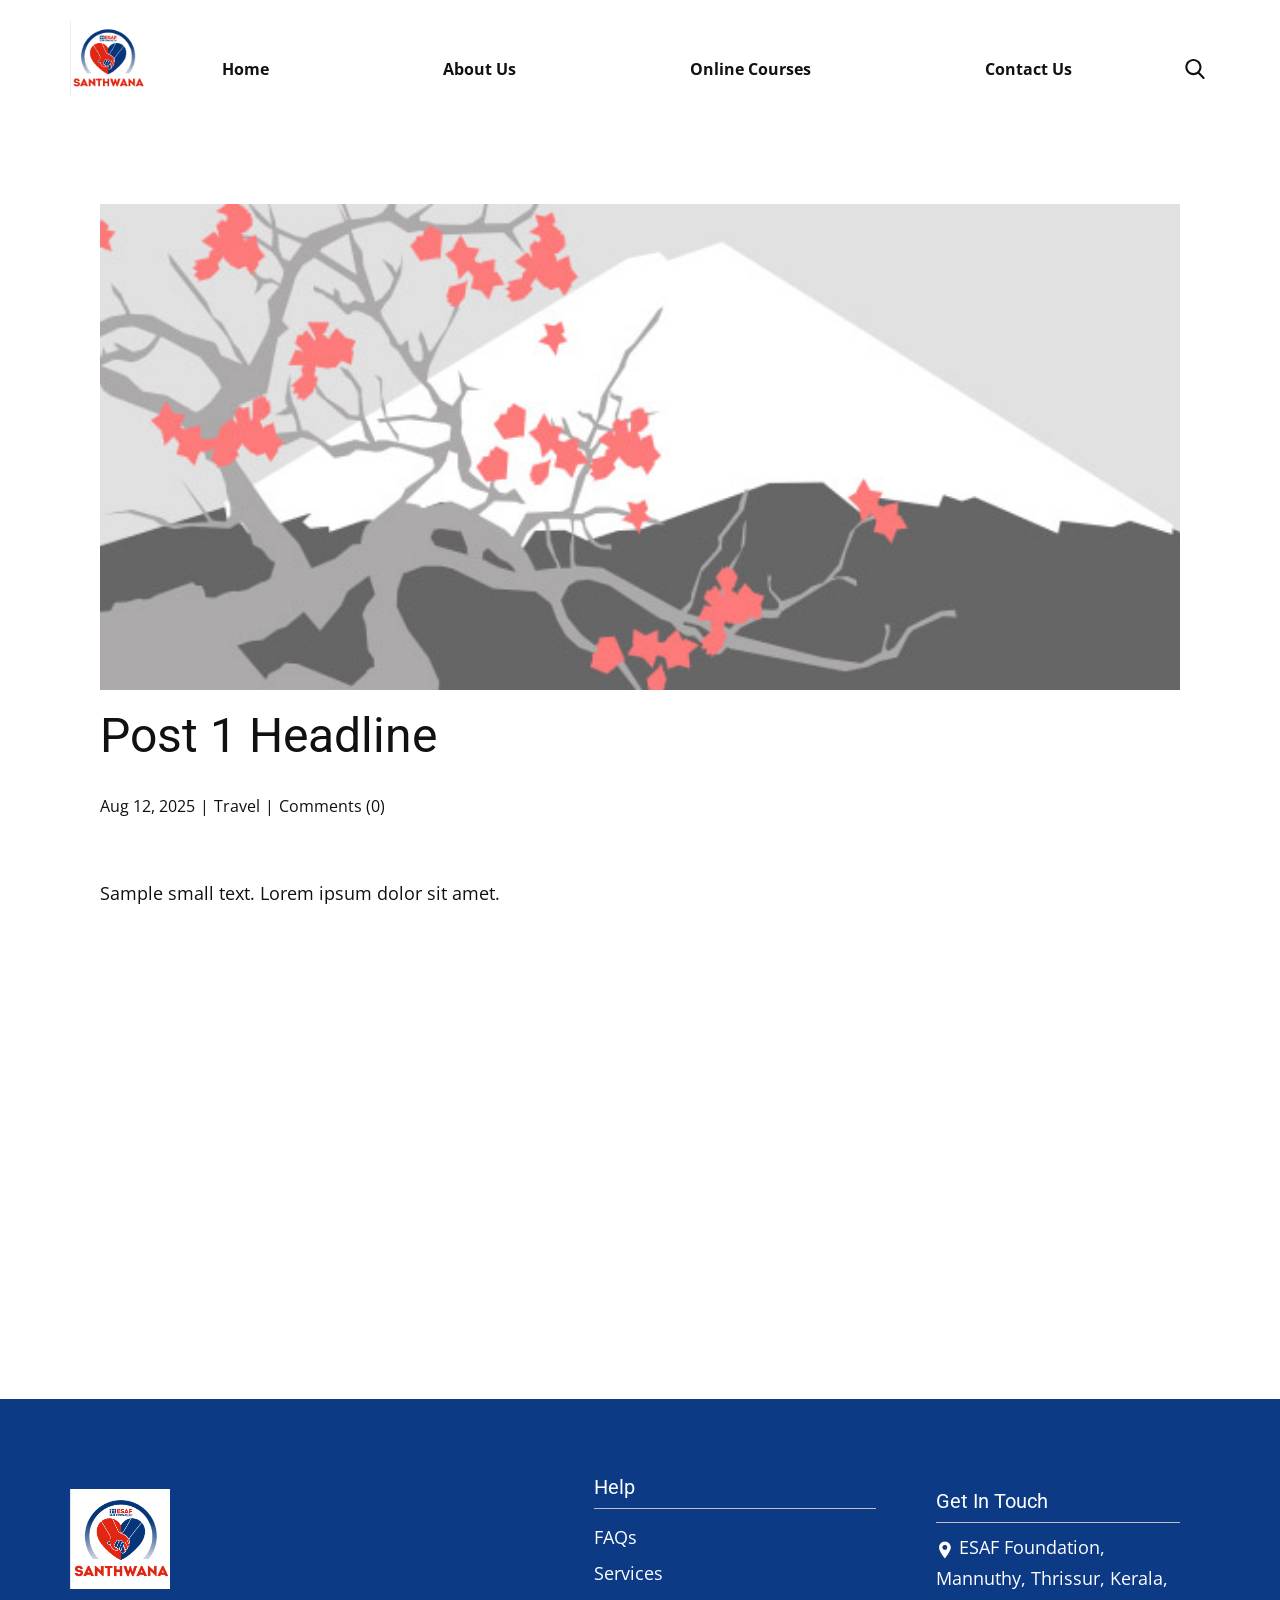
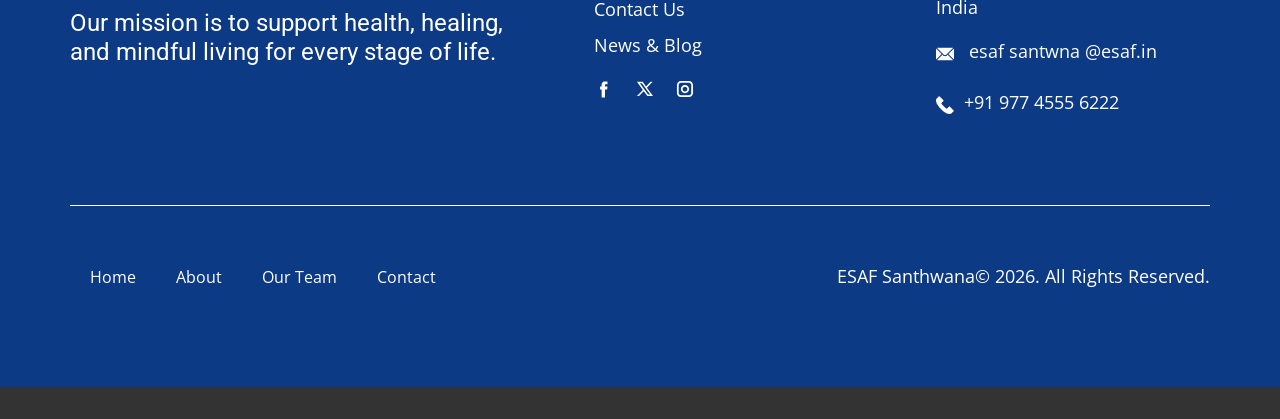
<file: blog/post.html>
<!DOCTYPE html>
<html style="font-size: 16px;" lang="en"><head>
    <meta name="viewport" content="width=device-width, initial-scale=1.0">
    <meta charset="utf-8">
    <meta name="keywords" content="Post 1 Headline">
    <meta name="description" content="Sample small text. Lorem ipsum dolor sit amet.">
    <title>Post 1 Headline</title>
    <link rel="stylesheet" href="../nicepage.css" media="screen">
<link rel="stylesheet" href="../Post-Template.css" media="screen">
    <script class="u-script" type="text/javascript" src="../jquery.js" defer=""></script>
    <script class="u-script" type="text/javascript" src="../nicepage.js" defer=""></script>
    <meta name="generator" content="Nicepage 8.6.2, nicepage.com">
    
    
    
    <link id="u-page-google-font" rel="stylesheet" href="https://fonts.googleapis.com/css2?display=swap&amp;family=Roboto:ital,wght@0,100;0,200;0,300;0,400;0,500;0,600;0,700;0,800;0,900;1,100;1,200;1,300;1,400;1,500;1,600;1,700;1,800;1,900&amp;family=Open+Sans:ital,wght@0,300;0,400;0,500;0,600;0,700;0,800;1,300;1,400;1,500;1,600;1,700;1,800">
    <script type="application/ld+json">{
		"@context": "http://schema.org",
		"@type": "Organization",
		"name": "",
		"logo": "images/Logosanthwana.png",
		"sameAs": [
				"https://facebook.com/name",
				"https://twitter.com/name",
				"https://instagram.com/name"
		]
}</script>
    <meta name="theme-color" content="#478ac9">
    <meta name="twitter:site" content="@">
    <meta name="twitter:card" content="summary_large_image">
    <meta name="twitter:title" content="Post 1 Headline">
    <meta name="twitter:description" content="Sample small text. Lorem ipsum dolor sit amet.">
  <meta data-intl-tel-input-cdn-path="intlTelInput/"><meta property="og:type" content="article"><meta property="og:title" content="Post 1 Headline"><meta property="og:description" content="Sample small text. Lorem ipsum dolor sit amet."><meta property="og:image" content="../images/0fd3416c.jpeg"></head>
  <body data-path-to-root="./" data-include-products="false" class="u-body u-xl-mode" data-lang="en"><header class="u-clearfix u-header u-header" id="header"><div class="u-clearfix u-sheet u-valign-middle-lg u-valign-middle-md u-valign-middle-sm u-valign-middle-xs u-valign-middle-xxl u-sheet-1">
        <a href="#" class="u-image u-logo u-image-1" data-image-width="199" data-image-height="198">
          <img src="../images/Logosanthwana.png" class="u-logo-image u-logo-image-1">
        </a>
        <nav class="u-menu u-menu-one-level u-offcanvas u-menu-1" role="navigation" aria-label="Menu navigation">
          <div class="menu-collapse" style="font-size: 1rem; letter-spacing: 0px; font-weight: 700;">
            <a class="u-button-style u-custom-left-right-menu-spacing u-custom-padding-bottom u-custom-text-hover-color u-custom-top-bottom-menu-spacing u-hamburger-link u-nav-link u-text-active-palette-1-base u-text-hover-palette-2-base" href="#" tabindex="-1" aria-label="Open menu" aria-controls="261f">
              <svg class="u-svg-link" viewBox="0 0 24 24"><use xlink:href="#menu-hamburger"></use></svg>
              <svg class="u-svg-content" version="1.1" id="menu-hamburger" viewBox="0 0 16 16" x="0px" y="0px" xmlns:xlink="http://www.w3.org/1999/xlink" xmlns="http://www.w3.org/2000/svg"><g><rect y="1" width="16" height="2"></rect><rect y="7" width="16" height="2"></rect><rect y="13" width="16" height="2"></rect>
</g></svg>
            </a>
          </div>
          <div class="u-custom-menu u-nav-container">
            <ul class="u-nav u-unstyled u-nav-1" role="menubar"><li role="none" class="u-nav-item"><a role="menuitem" class="u-button-style u-nav-link u-text-active-palette-1-base u-text-hover-palette-1-base u-nav-link-2" href="../">Home</a>
</li><li role="none" class="u-nav-item"><a role="menuitem" class="u-button-style u-nav-link u-text-active-palette-1-base u-text-hover-palette-1-base u-nav-link-2" href="../About.html">About Us</a>
</li><li role="none" class="u-nav-item"><a tabindex="-1" role="menuitem" class="u-button-style u-nav-link u-text-active-palette-1-base u-text-hover-palette-1-base u-nav-link-2">Online Courses</a>
</li><li role="none" class="u-nav-item"><a tabindex="-1" role="menuitem" class="u-button-style u-nav-link u-text-active-palette-1-base u-text-hover-palette-1-base u-nav-link-2" href="#">Contact Us</a>
</li></ul>
          </div>
          <div class="u-custom-menu u-nav-container-collapse" id="261f" role="region" aria-label="Menu panel">
            <div class="u-black u-container-style u-inner-container-layout u-opacity u-opacity-95 u-sidenav">
              <div class="u-inner-container-layout u-sidenav-overflow">
                <div class="u-menu-close" tabindex="-1" aria-label="Close menu"></div>
                <ul class="u-align-center u-nav u-popupmenu-items u-unstyled u-nav-2" role="menubar"><li role="none" class="u-nav-item"><a role="menuitem" class="u-button-style u-nav-link" href="../">Home</a>
</li><li role="none" class="u-nav-item"><a role="menuitem" class="u-button-style u-nav-link" href="../About.html">About Us</a>
</li><li role="none" class="u-nav-item"><a tabindex="-1" role="menuitem" class="u-button-style u-nav-link">Online Courses</a>
</li><li role="none" class="u-nav-item"><a tabindex="-1" role="menuitem" class="u-button-style u-nav-link" href="#">Contact Us</a>
</li></ul>
              </div>
            </div>
            <div class="u-black u-menu-overlay u-opacity u-opacity-70"></div>
          </div>
        </nav>
        <form action="#" class="u-search u-search-layout-icon u-search-left u-search-1" data-search-token="no-license" data-href="../search/search.html" data-page-id="97988421">
          <div class="u-search-overlay"></div>
          <button class="u-search-button" type="submit"><span class="u-search-icon u-search-icon-1">
              <svg class="u-svg-link" preserveAspectRatio="xMidYMin slice" viewBox="0 0 56.966 56.966"><use xlink:href="#svg-8e85"></use></svg>
              <svg xmlns="http://www.w3.org/2000/svg" xmlns:xlink="http://www.w3.org/1999/xlink" version="1.1" id="svg-8e85" x="0px" y="0px" viewBox="0 0 56.966 56.966" style="enable-background:new 0 0 56.966 56.966;" xml:space="preserve" class="u-svg-content"><path d="M55.146,51.887L41.588,37.786c3.486-4.144,5.396-9.358,5.396-14.786c0-12.682-10.318-23-23-23s-23,10.318-23,23  s10.318,23,23,23c4.761,0,9.298-1.436,13.177-4.162l13.661,14.208c0.571,0.593,1.339,0.92,2.162,0.92  c0.779,0,1.518-0.297,2.079-0.837C56.255,54.982,56.293,53.08,55.146,51.887z M23.984,6c9.374,0,17,7.626,17,17s-7.626,17-17,17  s-17-7.626-17-17S14.61,6,23.984,6z"></path></svg></span>
          </button>
          <input class="u-search-input" type="search" name="search" value="" placeholder="Search">
        </form>
      </div></header>
    <section class="u-align-center u-clearfix u-section-1" id="block-2">
      <div class="u-clearfix u-sheet u-valign-middle-md u-valign-middle-sm u-valign-middle-xs u-sheet-1"><!--post_details--><!--post_details_options_json--><!--{"source":""}--><!--/post_details_options_json--><!--blog_post-->
        <div class="u-container-style u-expanded-width u-post-details u-post-details-1">
          <div class="u-container-layout u-valign-middle u-container-layout-1"><!--blog_post_image-->
            <img alt="" class="u-blog-control u-expanded-width u-image u-image-default u-image-1" src="../images/0fd3416c.jpeg"><!--/blog_post_image--><!--blog_post_header-->
            <h2 class="u-blog-control u-text u-text-1">Post 1 Headline</h2><!--/blog_post_header--><!--blog_post_metadata-->
            <div class="u-blog-control u-metadata u-metadata-1"><!--blog_post_metadata_date--><span class="u-meta-date u-meta-icon">Aug 12, 2025</span><!--/blog_post_metadata_date--><!--blog_post_metadata_category--><span class="u-meta-category u-meta-icon"><a href="/blog/blog.html#/blog-1///2">Travel</a></span><!--/blog_post_metadata_category--><!--blog_post_metadata_comments--><span class="u-meta-comments u-meta-icon"><!--blog_post_metadata_comments_content-->Comments (0)<!--/blog_post_metadata_comments_content--></span><!--/blog_post_metadata_comments-->
            </div><!--/blog_post_metadata--><!--blog_post_content-->
            <div class="u-align-justify u-blog-control u-post-content u-text u-text-2 fr-view">
  <p>
    <meta name="viewport" content="width=device-width, initial-scale=1.0">
    <meta charset="utf-8">
    <meta name="keywords" content=""><meta name="description" content="">
    <title></title>
    <link rel="stylesheet" href="/nicepage.css" media="screen" class="u-static-style"><link rel="stylesheet" href="/nicepage.css" media="screen">
    <script class="u-script" type="text/javascript" src="//capp.nicepage.com/assets/jquery-1.9.1.min.js" defer=""></script>
    <script class="u-script" type="text/javascript" src="//capp.nicepage.com/e1ec80a0bae8923e64d6c550789dfe4bf6121475/nicepage.js" defer=""></script>
</p><section class="u-clearfix u-valign-top u-block-34ff-1" custom-posts-hash="T" data-section-properties="{&quot;margin&quot;:&quot;none&quot;,&quot;stretch&quot;:true}" data-id="34ff" data-posts-content="[{'images':[],'maps':[],'videos':[],'icons':[],'textWidth':'','textHeight':'','id':1,'headingProp':'h3','textProp':'text'}]" style="min-height: 500px">
  <div class="u-clearfix u-rich-text u-text u-block-34ff-4" data-state="{&quot;margin-top&quot;:{&quot;shouldApplyDefaultMargins&quot;:{&quot;XL&quot;:false,&quot;LG&quot;:false,&quot;MD&quot;:false,&quot;SM&quot;:true,&quot;XS&quot;:true},&quot;parentVerticalAlign&quot;:{&quot;XL&quot;:&quot;top&quot;,&quot;LG&quot;:&quot;top&quot;,&quot;MD&quot;:&quot;top&quot;,&quot;SM&quot;:&quot;top&quot;,&quot;XS&quot;:&quot;top&quot;}},&quot;margin-bottom&quot;:{&quot;shouldApplyDefaultMargins&quot;:{&quot;XL&quot;:false,&quot;LG&quot;:false,&quot;MD&quot;:false,&quot;SM&quot;:true,&quot;XS&quot;:true},&quot;parentVerticalAlign&quot;:{&quot;XL&quot;:&quot;top&quot;,&quot;LG&quot;:&quot;top&quot;,&quot;MD&quot;:&quot;top&quot;,&quot;SM&quot;:&quot;top&quot;,&quot;XS&quot;:&quot;top&quot;}}}" style="">
  <p>Sample small text. Lorem ipsum dolor sit amet.</p>
  </div>
  <style data-mode="XL">@media (min-width: 1200px) {
  .u-block-34ff-1 {
    min-height: 500px;
  }
}</style>
  <style data-mode="LG">@media (max-width: 1199px) and (min-width: 992px) {
  .u-block-34ff-1 {
    min-height: 500px;
  }
}</style>
  <style data-mode="MD">@media (max-width: 991px) and (min-width: 768px) {
  .u-block-34ff-1 {
    min-height: 500px;
  }
}</style>
  <style data-mode="SM">@media (max-width: 767px) and (min-width: 576px) {
  .u-block-34ff-1 {
    min-height: 500px;
  }
}</style>
  <style data-mode="XS">@media (max-width: 575px) {
  .u-block-34ff-1 {
    min-height: 500px;
  }
}</style>
</section>
<p></p>
  </div><!--/blog_post_content-->
          </div>
        </div><!--/blog_post--><!--/post_details-->
      </div>
    </section>
    
    
    
    <footer class="u-align-center-sm u-align-center-xs u-clearfix u-color-var u-container-align-center u-footer u-footer" id="footer"><div class="u-clearfix u-sheet u-valign-middle u-sheet-1">
        <div class="data-layout-selected u-clearfix u-expanded-width u-layout-wrap u-layout-wrap-1">
          <div class="u-gutter-0 u-layout">
            <div class="u-layout-row">
              <div class="u-container-align-left-lg u-container-align-left-md u-container-align-left-sm u-container-align-left-xl u-container-style u-layout-cell u-shape-rectangle u-size-26-lg u-size-26-xl u-size-26-xxl u-size-40-md u-size-40-sm u-size-40-xs u-layout-cell-1">
                <div class="u-container-layout u-valign-top-lg u-valign-top-md u-valign-top-sm u-valign-top-xs u-container-layout-1">
                  <a href="" class="u-image u-logo u-image-1" data-image-width="199" data-image-height="198">
                    <img src="../images/Logosanthwana.png" class="u-logo-image u-logo-image-1">
                  </a>
                  <h4 class="u-align-left u-text u-text-default u-text-white u-text-1"> Our mission is to support health, healing, and mindful living for every stage of life.</h4>
                </div>
              </div>
              <div class="u-container-style u-layout-cell u-shape-rectangle u-size-18-lg u-size-18-xl u-size-18-xxl u-size-20-md u-size-20-sm u-size-20-xs u-layout-cell-2">
                <div class="u-container-layout u-valign-top u-container-layout-2">
                  <h5 class="u-align-left u-text u-text-body-alt-color u-text-2"> Help</h5>
                  <div class="u-align-left u-border-1 u-border-grey-25 u-border-no-bottom u-border-no-left u-expanded-width u-line u-line-horizontal u-line-1"></div>
                  <p class="u-align-left u-text u-text-3">
                    <a href="#" class="u-active-none u-border-1 u-border-active-white u-border-hover-white u-border-no-left u-border-no-right u-border-no-top u-btn u-button-link u-button-style u-hover-none u-none u-text-active-grey-10 u-text-body-alt-color u-text-hover-grey-10 u-btn-1" title="#" data-animation-name="" data-animation-duration="0" data-animation-delay="0" data-animation-direction=""> FAQs</a>
                    <a href="#" class="u-active-none u-border-1 u-border-active-white u-border-hover-white u-border-no-left u-border-no-right u-border-no-top u-btn u-button-link u-button-style u-hover-none u-none u-text-active-grey-10 u-text-body-alt-color u-text-hover-grey-10 u-btn-2" title="#" data-animation-name="" data-animation-duration="0" data-animation-delay="0" data-animation-direction="">
                      <br>Services
                    </a>
                    <br>
                    <a href="#" class="u-active-none u-border-1 u-border-active-white u-border-hover-white u-border-no-left u-border-no-right u-border-no-top u-btn u-button-link u-button-style u-hover-none u-none u-text-active-grey-10 u-text-body-alt-color u-text-hover-grey-10 u-btn-3" title="#" data-animation-name="" data-animation-duration="0" data-animation-delay="0" data-animation-direction=""> Contact Us<br>
                    </a>
                    <a href="#" class="u-active-none u-border-1 u-border-active-white u-border-hover-white u-border-no-left u-border-no-right u-border-no-top u-btn u-button-link u-button-style u-hover-none u-none u-text-active-grey-10 u-text-body-alt-color u-text-hover-grey-10 u-btn-4" data-animation-name="" data-animation-duration="0" data-animation-delay="0" data-animation-direction=""> News &amp; Blog</a>
                    <br>
                  </p>
                  <div class="u-social-icons u-social-icons-1">
                    <a class="u-social-url" title="facebook" target="_blank" href="https://facebook.com/name"><span class="u-icon u-social-facebook u-social-icon u-text-white u-icon-1"><svg class="u-svg-link" preserveAspectRatio="xMidYMin slice" viewBox="0 0 112 112" style=""><use xlink:href="#svg-58df"></use></svg><svg class="u-svg-content" viewBox="0 0 112 112" x="0" y="0" id="svg-58df"><path fill="currentColor" d="M75.5,28.8H65.4c-1.5,0-4,0.9-4,4.3v9.4h13.9l-1.5,15.8H61.4v45.1H42.8V58.3h-8.8V42.4h8.8V32.2
c0-7.4,3.4-18.8,18.8-18.8h13.8v15.4H75.5z"></path></svg></span>
                    </a>
                    <a class="u-social-url" title="twitter" target="_blank" href="https://twitter.com/name"><span class="u-icon u-social-icon u-social-twitter u-text-white u-icon-2"><svg class="u-svg-link" preserveAspectRatio="xMidYMin slice" viewBox="0 0 112.2 112.2" style=""><use xlink:href="#svg-e10a"></use></svg><svg class="u-svg-content" viewBox="0 0 112.2 112.2" x="0px" y="0px" id="svg-e10a"><path d="M67.1,49.1L98.6,16h-12L62,42L43.2,16H11l32.8,45.2L11,96h11.6l26.3-27.7L69.1,96H101L67.1,49.1z M55,61.9l-5.1-7L27.5,24.4
	h11.4l17.3,23.8l5.1,7.1l23.4,32.2H73.8L55,61.9z"></path></svg></span>
                    </a>
                    <a class="u-social-url" title="instagram" target="_blank" href="https://instagram.com/name"><span class="u-icon u-social-icon u-social-instagram u-text-white u-icon-3"><svg class="u-svg-link" preserveAspectRatio="xMidYMin slice" viewBox="0 0 112 112" style=""><use xlink:href="#svg-3bdf"></use></svg><svg class="u-svg-content" viewBox="0 0 112 112" x="0" y="0" id="svg-3bdf"><path fill="currentColor" d="M55.9,32.9c-12.8,0-23.2,10.4-23.2,23.2s10.4,23.2,23.2,23.2s23.2-10.4,23.2-23.2S68.7,32.9,55.9,32.9z
	 M55.9,69.4c-7.4,0-13.3-6-13.3-13.3c-0.1-7.4,6-13.3,13.3-13.3s13.3,6,13.3,13.3C69.3,63.5,63.3,69.4,55.9,69.4z"></path><path fill="currentColor" d="M78.2,11H33.5C21,11,10.8,21.3,10.8,33.7v44.7c0,12.6,10.2,22.8,22.7,22.8h44.7c12.6,0,22.7-10.2,22.7-22.7
	V33.7C100.8,21.1,90.6,11,78.2,11z M91,78.4c0,7.1-5.8,12.8-12.8,12.8H33.5c-7.1,0-12.8-5.8-12.8-12.8V33.7
	c0-7.1,5.8-12.8,12.8-12.8h44.7c7.1,0,12.8,5.8,12.8,12.8V78.4z"></path></svg></span>
                    </a>
                  </div>
                </div>
              </div>
              <div class="u-container-style u-layout-cell u-shape-rectangle u-size-16-lg u-size-16-xl u-size-16-xxl u-size-60-md u-size-60-sm u-size-60-xs u-layout-cell-3">
                <div class="u-container-layout u-valign-top u-container-layout-3">
                  <h5 class="u-align-left u-text u-text-white u-text-4"> Get In Touch</h5>
                  <div class="u-align-left u-border-1 u-border-grey-25 u-border-no-bottom u-border-no-left u-expanded-width u-line u-line-horizontal u-line-2" data-animation-name="" data-animation-duration="0" data-animation-delay="0" data-animation-direction=""></div>
                  <p class="u-align-left u-text u-text-white u-text-5"><span class="u-file-icon u-icon u-text-white u-icon-4"><img src="../images/1-b26c8bb7.png" alt=""></span>ESAF Foundation, Mannuthy, Thrissur, Kerala, India
                  </p>
                  <p class="u-align-left u-text u-text-default u-text-6"><span class="u-file-icon u-icon u-text-white u-icon-5"><img src="../images/2-a85e65c4.png" alt=""></span>&nbsp; <a href="mailto:hi@car.repair.com" class="u-active-none u-border-1 u-border-active-white u-border-hover-white u-border-no-left u-border-no-right u-border-no-top u-btn u-button-link u-button-style u-hover-none u-none u-text-active-grey-10 u-text-body-alt-color u-text-hover-grey-10 u-btn-5" data-animation-name="" data-animation-duration="0" data-animation-delay="0" data-animation-direction="">esaf santwna @esaf.in</a>
                  </p>
                  <p class="u-align-left u-text u-text-7">
                    <a href="tel:+12345678910" class="u-active-none u-border-1 u-border-active-white u-border-hover-white u-border-no-left u-border-no-right u-border-no-top u-btn u-button-link u-button-style u-hover-none u-none u-text-active-grey-10 u-text-body-alt-color u-text-hover-grey-10 u-btn-6" data-animation-name="" data-animation-duration="0" data-animation-delay="0" data-animation-direction=""><span class="u-file-icon u-icon u-text-white u-icon-6"><img src="../images/3-c91f3b92.png" alt=""></span> +91&nbsp;977 4555 6222
                    </a>
                  </p>
                </div>
              </div>
            </div>
          </div>
        </div>
        <div class="u-align-center u-border-1 u-border-white u-expanded-width u-line u-line-horizontal u-line-3"></div>
        <div class="data-layout-selected u-clearfix u-expanded-width u-layout-custom-xs u-layout-wrap u-layout-wrap-2">
          <div class="u-layout">
            <div class="u-layout-row">
              <div class="u-container-style u-layout-cell u-size-14-xs u-size-30-lg u-size-30-xl u-size-30-xxl u-size-60-md u-size-60-sm u-layout-cell-4">
                <div class="u-container-layout u-valign-middle u-container-layout-4">
                  <nav class="u-menu u-menu-one-level u-offcanvas u-menu-1" data-responsive-from="XS" role="navigation">
                    <div class="menu-collapse">
                      <a class="u-button-style u-custom-text-color u-hamburger-link u-nav-link" aria-label="Open menu" aria-controls="e226" href="#">
                        <svg class="u-svg-link" viewBox="0 0 24 24"><use xlink:href="#svg-23e0"></use></svg>
                        <svg class="u-svg-content" version="1.1" id="svg-23e0" viewBox="0 0 16 16" x="0px" y="0px" xmlns:xlink="http://www.w3.org/1999/xlink" xmlns="http://www.w3.org/2000/svg"><g><rect y="1" width="16" height="2"></rect><rect y="7" width="16" height="2"></rect><rect y="13" width="16" height="2"></rect>
</g></svg>
                      </a>
                    </div>
                    <div class="u-custom-menu u-nav-container">
                      <ul class="u-nav u-unstyled" role="menubar"><li role="none" class="u-nav-item"><a tabindex="-1" role="menuitem" class="u-button-style u-nav-link u-text-white" href="#" aria-haspopup="true">Home</a>
</li><li role="none" class="u-nav-item"><a tabindex="-1" role="menuitem" class="u-button-style u-nav-link u-text-white" href="#">About</a>
</li><li role="none" class="u-nav-item"><a tabindex="-1" role="menuitem" class="u-button-style u-nav-link u-text-white" href="#">Our Team</a>
</li><li role="none" class="u-nav-item"><a tabindex="-1" role="menuitem" class="u-button-style u-nav-link u-text-white" href="#">Contact</a>
</li></ul>
                    </div>
                    <div id="e226" role="region" aria-label="Menu panel" class="u-custom-menu u-nav-container-collapse">
                      <div class="u-black u-container-style u-inner-container-layout u-opacity u-opacity-95 u-sidenav">
                        <div class="u-inner-container-layout u-sidenav-overflow">
                          <div class="u-menu-close" aria-label="Close menu"></div>
                          <ul class="u-align-center u-nav u-popupmenu-items u-unstyled u-nav-2" role="menubar"><li role="none" class="u-nav-item"><a tabindex="-1" role="menuitem" class="u-button-style u-nav-link" href="#" aria-haspopup="true">Home</a>
</li><li role="none" class="u-nav-item"><a tabindex="-1" role="menuitem" class="u-button-style u-nav-link" href="#">About</a>
</li><li role="none" class="u-nav-item"><a tabindex="-1" role="menuitem" class="u-button-style u-nav-link" href="#">Our Team</a>
</li><li role="none" class="u-nav-item"><a tabindex="-1" role="menuitem" class="u-button-style u-nav-link" href="#">Contact</a>
</li></ul>
                        </div>
                      </div>
                      <div class="u-black u-menu-overlay u-opacity u-opacity-70"></div>
                    </div>
                    <style class="menu-style">@media (max-width: 539px) {
                    [data-responsive-from="XS"] .u-nav-container {
                        display: none;
                    }
                    [data-responsive-from="XS"] .menu-collapse {
                        display: block;
                    }
                }</style>
                  </nav>
                </div>
              </div>
              <div class="u-container-align-left-md u-container-align-left-sm u-container-align-left-xs u-container-align-right-lg u-container-align-right-xl u-container-align-right-xxl u-container-style u-layout-cell u-size-30-lg u-size-30-xl u-size-30-xxl u-size-46-xs u-size-60-md u-size-60-sm u-layout-cell-5">
                <div class="u-container-layout u-valign-middle u-container-layout-5">
                  <p class="u-align-left-md u-align-left-sm u-align-left-xs u-align-right-lg u-align-right-xl u-align-right-xxl u-text u-text-default u-text-white u-text-8">ESAF Santhwana© 2026. All Rights Reserved.</p>
                </div>
              </div>
            </div>
          </div>
        </div>
      </div></footer>
    <section class="u-backlink u-clearfix u-grey-80"></section>
  
</body></html>
</file>
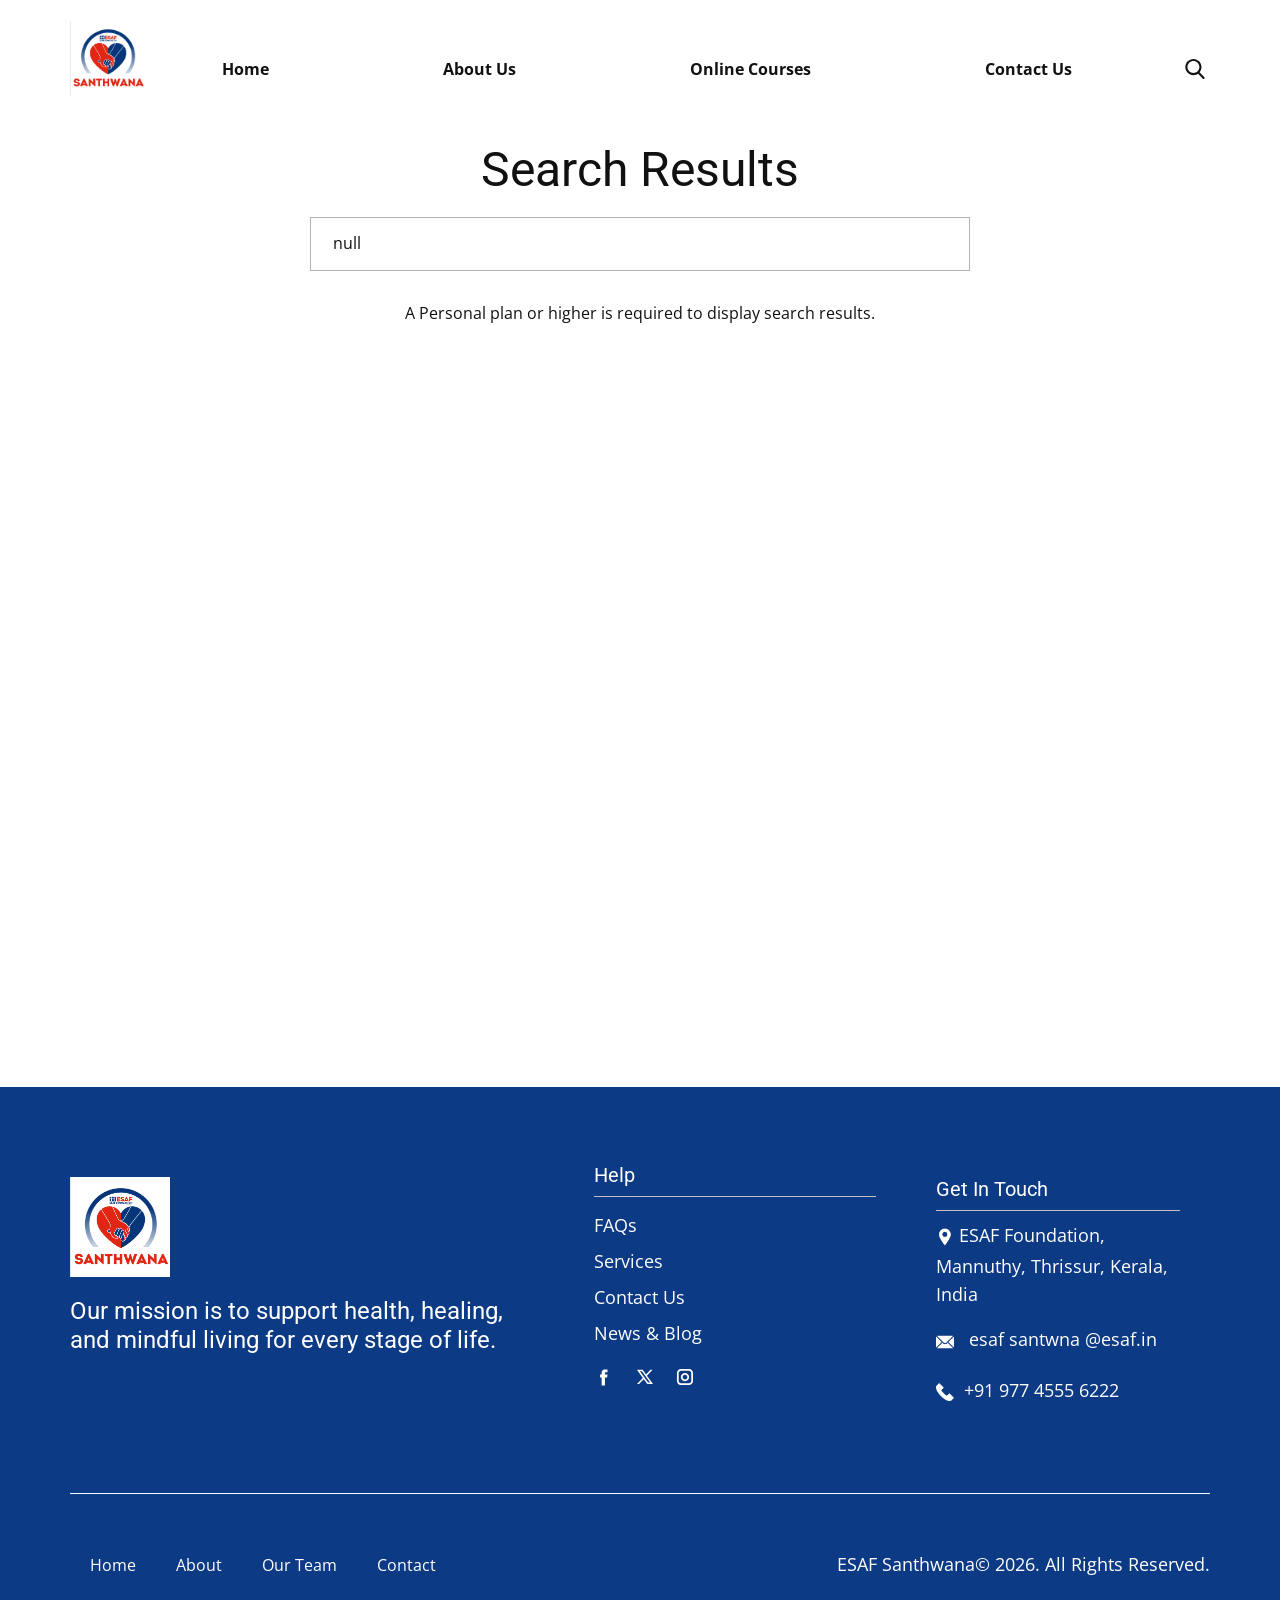
<file: search/search.html>
<!DOCTYPE html>
<html style="font-size: 16px;" lang="en"><head>
    <meta name="viewport" content="width=device-width, initial-scale=1.0">
    <meta charset="utf-8">
    <meta name="keywords" content="Search Results">
    <meta name="description" content="">
    <title>Search Page Template</title>
    <link rel="stylesheet" href="../nicepage.css" media="screen">
<link rel="stylesheet" href="../Search-Page-Template.css" media="screen">
    <script class="u-script" type="text/javascript" src="../jquery.js" defer=""></script>
    <script class="u-script" type="text/javascript" src="../nicepage.js" defer=""></script>
    <meta name="generator" content="Nicepage 8.6.2, nicepage.com">
    
    
    
    <link id="u-page-google-font" rel="stylesheet" href="https://fonts.googleapis.com/css2?display=swap&amp;family=Roboto:ital,wght@0,100;0,200;0,300;0,400;0,500;0,600;0,700;0,800;0,900;1,100;1,200;1,300;1,400;1,500;1,600;1,700;1,800;1,900&amp;family=Open+Sans:ital,wght@0,300;0,400;0,500;0,600;0,700;0,800;1,300;1,400;1,500;1,600;1,700;1,800">
    <script type="application/ld+json">{
		"@context": "http://schema.org",
		"@type": "Organization",
		"name": "",
		"logo": "images/Logosanthwana.png",
		"sameAs": [
				"https://facebook.com/name",
				"https://twitter.com/name",
				"https://instagram.com/name"
		]
}</script>
    <meta name="theme-color" content="#478ac9">
    <meta name="twitter:site" content="@">
    <meta name="twitter:card" content="summary_large_image">
    <meta name="twitter:title" content="Search Page Template">
    <meta name="twitter:description" content="">
    <meta property="og:title" content="Search Page Template">
    <meta property="og:type" content="website">
  <meta data-intl-tel-input-cdn-path="intlTelInput/"></head>
  <body data-path-to-root="../" data-include-products="false" class="u-body u-xl-mode" data-lang="en"><header class="u-clearfix u-header u-header" id="header"><div class="u-clearfix u-sheet u-valign-middle-lg u-valign-middle-md u-valign-middle-sm u-valign-middle-xs u-valign-middle-xxl u-sheet-1">
        <a href="#" class="u-image u-logo u-image-1" data-image-width="199" data-image-height="198">
          <img src="../images/Logosanthwana.png" class="u-logo-image u-logo-image-1">
        </a>
        <nav class="u-menu u-menu-one-level u-offcanvas u-menu-1" role="navigation" aria-label="Menu navigation">
          <div class="menu-collapse" style="font-size: 1rem; letter-spacing: 0px; font-weight: 700;">
            <a class="u-button-style u-custom-left-right-menu-spacing u-custom-padding-bottom u-custom-text-hover-color u-custom-top-bottom-menu-spacing u-hamburger-link u-nav-link u-text-active-palette-1-base u-text-hover-palette-2-base" href="#" tabindex="-1" aria-label="Open menu" aria-controls="261f">
              <svg class="u-svg-link" viewBox="0 0 24 24"><use xlink:href="#menu-hamburger"></use></svg>
              <svg class="u-svg-content" version="1.1" id="menu-hamburger" viewBox="0 0 16 16" x="0px" y="0px" xmlns:xlink="http://www.w3.org/1999/xlink" xmlns="http://www.w3.org/2000/svg"><g><rect y="1" width="16" height="2"></rect><rect y="7" width="16" height="2"></rect><rect y="13" width="16" height="2"></rect>
</g></svg>
            </a>
          </div>
          <div class="u-custom-menu u-nav-container">
            <ul class="u-nav u-unstyled u-nav-1" role="menubar"><li role="none" class="u-nav-item"><a role="menuitem" class="u-button-style u-nav-link u-text-active-palette-1-base u-text-hover-palette-1-base u-nav-link-2" href="../">Home</a>
</li><li role="none" class="u-nav-item"><a role="menuitem" class="u-button-style u-nav-link u-text-active-palette-1-base u-text-hover-palette-1-base u-nav-link-2" href="../About.html">About Us</a>
</li><li role="none" class="u-nav-item"><a tabindex="-1" role="menuitem" class="u-button-style u-nav-link u-text-active-palette-1-base u-text-hover-palette-1-base u-nav-link-2">Online Courses</a>
</li><li role="none" class="u-nav-item"><a tabindex="-1" role="menuitem" class="u-button-style u-nav-link u-text-active-palette-1-base u-text-hover-palette-1-base u-nav-link-2" href="#">Contact Us</a>
</li></ul>
          </div>
          <div class="u-custom-menu u-nav-container-collapse" id="261f" role="region" aria-label="Menu panel">
            <div class="u-black u-container-style u-inner-container-layout u-opacity u-opacity-95 u-sidenav">
              <div class="u-inner-container-layout u-sidenav-overflow">
                <div class="u-menu-close" tabindex="-1" aria-label="Close menu"></div>
                <ul class="u-align-center u-nav u-popupmenu-items u-unstyled u-nav-2" role="menubar"><li role="none" class="u-nav-item"><a role="menuitem" class="u-button-style u-nav-link" href="../">Home</a>
</li><li role="none" class="u-nav-item"><a role="menuitem" class="u-button-style u-nav-link" href="../About.html">About Us</a>
</li><li role="none" class="u-nav-item"><a tabindex="-1" role="menuitem" class="u-button-style u-nav-link">Online Courses</a>
</li><li role="none" class="u-nav-item"><a tabindex="-1" role="menuitem" class="u-button-style u-nav-link" href="#">Contact Us</a>
</li></ul>
              </div>
            </div>
            <div class="u-black u-menu-overlay u-opacity u-opacity-70"></div>
          </div>
        </nav>
        <form action="#" class="u-search u-search-layout-icon u-search-left u-search-1" data-search-token="no-license" data-href="../search/search.html" data-page-id="97988421">
          <div class="u-search-overlay"></div>
          <button class="u-search-button" type="submit"><span class="u-search-icon u-search-icon-1">
              <svg class="u-svg-link" preserveAspectRatio="xMidYMin slice" viewBox="0 0 56.966 56.966"><use xlink:href="#svg-8e85"></use></svg>
              <svg xmlns="http://www.w3.org/2000/svg" xmlns:xlink="http://www.w3.org/1999/xlink" version="1.1" id="svg-8e85" x="0px" y="0px" viewBox="0 0 56.966 56.966" style="enable-background:new 0 0 56.966 56.966;" xml:space="preserve" class="u-svg-content"><path d="M55.146,51.887L41.588,37.786c3.486-4.144,5.396-9.358,5.396-14.786c0-12.682-10.318-23-23-23s-23,10.318-23,23  s10.318,23,23,23c4.761,0,9.298-1.436,13.177-4.162l13.661,14.208c0.571,0.593,1.339,0.92,2.162,0.92  c0.779,0,1.518-0.297,2.079-0.837C56.255,54.982,56.293,53.08,55.146,51.887z M23.984,6c9.374,0,17,7.626,17,17s-7.626,17-17,17  s-17-7.626-17-17S14.61,6,23.984,6z"></path></svg></span>
          </button>
          <input class="u-search-input" type="search" name="search" value="" placeholder="Search">
        </form>
      </div></header>
    <section class="u-clearfix u-section-1" id="block-2">
      <div class="u-clearfix u-sheet u-sheet-1">
        <h2 class="u-align-center u-text u-text-1"> Search Results</h2>
        <form action="#" class="u-border-1 u-border-grey-30 u-search u-search-left u-white u-search-1" data-search-token="no-license" data-href="../search/search.html" data-page-id="97988421">
          <button class="u-search-button" type="submit"><span class="u-search-icon u-spacing-10">
              <svg class="u-svg-link" preserveAspectRatio="xMidYMin slice" viewBox="0 0 56.966 56.966"><use xlink:href="#svg-6a57"></use></svg>
              <svg xmlns="http://www.w3.org/2000/svg" xmlns:xlink="http://www.w3.org/1999/xlink" version="1.1" id="svg-6a57" x="0px" y="0px" viewBox="0 0 56.966 56.966" style="enable-background:new 0 0 56.966 56.966;" xml:space="preserve" class="u-svg-content"><path d="M55.146,51.887L41.588,37.786c3.486-4.144,5.396-9.358,5.396-14.786c0-12.682-10.318-23-23-23s-23,10.318-23,23  s10.318,23,23,23c4.761,0,9.298-1.436,13.177-4.162l13.661,14.208c0.571,0.593,1.339,0.92,2.162,0.92  c0.779,0,1.518-0.297,2.079-0.837C56.255,54.982,56.293,53.08,55.146,51.887z M23.984,6c9.374,0,17,7.626,17,17s-7.626,17-17,17  s-17-7.626-17-17S14.61,6,23.984,6z"></path></svg></span>
          </button>
          <input class="u-search-input" type="search" name="search" value="" placeholder="Search">
        </form><!--blog--><!--blog_options_json--><!--{"type":"Recent","source":"","tags":"","count":"3"}--><!--/blog_options_json-->
        <div class="u-blog u-expanded-width u-layout-grid u-search-results u-blog-1" data-items-per-page="1" data-max-items="3">
          <div class="u-list-control"></div>
          <div class="u-repeater u-repeater-1"><!--blog_post-->
            <div class="u-align-left u-blog-post u-container-align-left u-container-style u-repeater-item u-search-result">
              <div class="u-container-layout u-similar-container u-container-layout-1"><!--blog_post_header-->
                <h4 class="u-blog-control u-text u-text-palette-1-base u-text-2">
                  <a class="u-post-header-link" href="../blog/post-5.html"><!--blog_post_header_content-->Search Result 1<!--/blog_post_header_content--></a>
                </h4><!--/blog_post_header--><!--blog_post_content-->
                <div class="u-blog-control u-post-content u-text u-text-3"><!--blog_post_content_content-->Paragraph. Lorem ipsum dolor sit amet, consectetur adipiscing elit. Curabitur id suscipit ex. Suspendisse rhoncus laoreet purus quis elementum. Phasellus sed efficitur dolor, et ultricies sapien. Quisque fringilla sit amet dolor commodo efficitur. Aliquam et sem odio. In ullamcorper nisi nunc, et molestie ipsum iaculis sit amet.<!--/blog_post_content_content--></div><!--/blog_post_content-->
              </div>
            </div><!--/blog_post--><!--blog_post-->
            <div class="u-align-left u-blog-post u-container-align-left u-container-style u-repeater-item u-search-result">
              <div class="u-container-layout u-similar-container u-container-layout-2"><!--blog_post_header-->
                <h4 class="u-blog-control u-text u-text-palette-1-base u-text-4">
                  <a class="u-post-header-link" href="../blog/post-4.html"><!--blog_post_header_content-->Search Result 2<!--/blog_post_header_content--></a>
                </h4><!--/blog_post_header--><!--blog_post_content-->
                <div class="u-blog-control u-post-content u-text u-text-5"><!--blog_post_content_content-->Paragraph. Lorem ipsum dolor sit amet, consectetur adipiscing elit. Curabitur id suscipit ex. Suspendisse rhoncus laoreet purus quis elementum. Phasellus sed efficitur dolor, et ultricies sapien. Quisque fringilla sit amet dolor commodo efficitur. Aliquam et sem odio. In ullamcorper nisi nunc, et molestie ipsum iaculis sit amet.<!--/blog_post_content_content--></div><!--/blog_post_content-->
              </div>
            </div><!--/blog_post--><!--blog_post-->
            <div class="u-align-left u-blog-post u-container-align-left u-container-style u-repeater-item u-search-result">
              <div class="u-container-layout u-similar-container u-container-layout-3"><!--blog_post_header-->
                <h4 class="u-blog-control u-text u-text-palette-1-base u-text-6">
                  <a class="u-post-header-link" href="../blog/post-3.html"><!--blog_post_header_content-->Search Result 3<!--/blog_post_header_content--></a>
                </h4><!--/blog_post_header--><!--blog_post_content-->
                <div class="u-blog-control u-post-content u-text u-text-7"><!--blog_post_content_content-->Paragraph. Lorem ipsum dolor sit amet, consectetur adipiscing elit. Curabitur id suscipit ex. Suspendisse rhoncus laoreet purus quis elementum. Phasellus sed efficitur dolor, et ultricies sapien. Quisque fringilla sit amet dolor commodo efficitur. Aliquam et sem odio. In ullamcorper nisi nunc, et molestie ipsum iaculis sit amet.<!--/blog_post_content_content--></div><!--/blog_post_content-->
              </div>
            </div><!--/blog_post-->
          </div>
          <div class="u-list-control"></div>
        </div><!--/blog-->
      </div>
    </section>
    
    
    
    <footer class="u-align-center-sm u-align-center-xs u-clearfix u-color-var u-container-align-center u-footer u-footer" id="footer"><div class="u-clearfix u-sheet u-valign-middle u-sheet-1">
        <div class="data-layout-selected u-clearfix u-expanded-width u-layout-wrap u-layout-wrap-1">
          <div class="u-gutter-0 u-layout">
            <div class="u-layout-row">
              <div class="u-container-align-left-lg u-container-align-left-md u-container-align-left-sm u-container-align-left-xl u-container-style u-layout-cell u-shape-rectangle u-size-26-lg u-size-26-xl u-size-26-xxl u-size-40-md u-size-40-sm u-size-40-xs u-layout-cell-1">
                <div class="u-container-layout u-valign-top-lg u-valign-top-md u-valign-top-sm u-valign-top-xs u-container-layout-1">
                  <a href="" class="u-image u-logo u-image-1" data-image-width="199" data-image-height="198">
                    <img src="../images/Logosanthwana.png" class="u-logo-image u-logo-image-1">
                  </a>
                  <h4 class="u-align-left u-text u-text-default u-text-white u-text-1"> Our mission is to support health, healing, and mindful living for every stage of life.</h4>
                </div>
              </div>
              <div class="u-container-style u-layout-cell u-shape-rectangle u-size-18-lg u-size-18-xl u-size-18-xxl u-size-20-md u-size-20-sm u-size-20-xs u-layout-cell-2">
                <div class="u-container-layout u-valign-top u-container-layout-2">
                  <h5 class="u-align-left u-text u-text-body-alt-color u-text-2"> Help</h5>
                  <div class="u-align-left u-border-1 u-border-grey-25 u-border-no-bottom u-border-no-left u-expanded-width u-line u-line-horizontal u-line-1"></div>
                  <p class="u-align-left u-text u-text-3">
                    <a href="#" class="u-active-none u-border-1 u-border-active-white u-border-hover-white u-border-no-left u-border-no-right u-border-no-top u-btn u-button-link u-button-style u-hover-none u-none u-text-active-grey-10 u-text-body-alt-color u-text-hover-grey-10 u-btn-1" title="#" data-animation-name="" data-animation-duration="0" data-animation-delay="0" data-animation-direction=""> FAQs</a>
                    <a href="#" class="u-active-none u-border-1 u-border-active-white u-border-hover-white u-border-no-left u-border-no-right u-border-no-top u-btn u-button-link u-button-style u-hover-none u-none u-text-active-grey-10 u-text-body-alt-color u-text-hover-grey-10 u-btn-2" title="#" data-animation-name="" data-animation-duration="0" data-animation-delay="0" data-animation-direction="">
                      <br>Services
                    </a>
                    <br>
                    <a href="#" class="u-active-none u-border-1 u-border-active-white u-border-hover-white u-border-no-left u-border-no-right u-border-no-top u-btn u-button-link u-button-style u-hover-none u-none u-text-active-grey-10 u-text-body-alt-color u-text-hover-grey-10 u-btn-3" title="#" data-animation-name="" data-animation-duration="0" data-animation-delay="0" data-animation-direction=""> Contact Us<br>
                    </a>
                    <a href="#" class="u-active-none u-border-1 u-border-active-white u-border-hover-white u-border-no-left u-border-no-right u-border-no-top u-btn u-button-link u-button-style u-hover-none u-none u-text-active-grey-10 u-text-body-alt-color u-text-hover-grey-10 u-btn-4" data-animation-name="" data-animation-duration="0" data-animation-delay="0" data-animation-direction=""> News &amp; Blog</a>
                    <br>
                  </p>
                  <div class="u-social-icons u-social-icons-1">
                    <a class="u-social-url" title="facebook" target="_blank" href="https://facebook.com/name"><span class="u-icon u-social-facebook u-social-icon u-text-white u-icon-1"><svg class="u-svg-link" preserveAspectRatio="xMidYMin slice" viewBox="0 0 112 112" style=""><use xlink:href="#svg-58df"></use></svg><svg class="u-svg-content" viewBox="0 0 112 112" x="0" y="0" id="svg-58df"><path fill="currentColor" d="M75.5,28.8H65.4c-1.5,0-4,0.9-4,4.3v9.4h13.9l-1.5,15.8H61.4v45.1H42.8V58.3h-8.8V42.4h8.8V32.2
c0-7.4,3.4-18.8,18.8-18.8h13.8v15.4H75.5z"></path></svg></span>
                    </a>
                    <a class="u-social-url" title="twitter" target="_blank" href="https://twitter.com/name"><span class="u-icon u-social-icon u-social-twitter u-text-white u-icon-2"><svg class="u-svg-link" preserveAspectRatio="xMidYMin slice" viewBox="0 0 112.2 112.2" style=""><use xlink:href="#svg-e10a"></use></svg><svg class="u-svg-content" viewBox="0 0 112.2 112.2" x="0px" y="0px" id="svg-e10a"><path d="M67.1,49.1L98.6,16h-12L62,42L43.2,16H11l32.8,45.2L11,96h11.6l26.3-27.7L69.1,96H101L67.1,49.1z M55,61.9l-5.1-7L27.5,24.4
	h11.4l17.3,23.8l5.1,7.1l23.4,32.2H73.8L55,61.9z"></path></svg></span>
                    </a>
                    <a class="u-social-url" title="instagram" target="_blank" href="https://instagram.com/name"><span class="u-icon u-social-icon u-social-instagram u-text-white u-icon-3"><svg class="u-svg-link" preserveAspectRatio="xMidYMin slice" viewBox="0 0 112 112" style=""><use xlink:href="#svg-3bdf"></use></svg><svg class="u-svg-content" viewBox="0 0 112 112" x="0" y="0" id="svg-3bdf"><path fill="currentColor" d="M55.9,32.9c-12.8,0-23.2,10.4-23.2,23.2s10.4,23.2,23.2,23.2s23.2-10.4,23.2-23.2S68.7,32.9,55.9,32.9z
	 M55.9,69.4c-7.4,0-13.3-6-13.3-13.3c-0.1-7.4,6-13.3,13.3-13.3s13.3,6,13.3,13.3C69.3,63.5,63.3,69.4,55.9,69.4z"></path><path fill="currentColor" d="M78.2,11H33.5C21,11,10.8,21.3,10.8,33.7v44.7c0,12.6,10.2,22.8,22.7,22.8h44.7c12.6,0,22.7-10.2,22.7-22.7
	V33.7C100.8,21.1,90.6,11,78.2,11z M91,78.4c0,7.1-5.8,12.8-12.8,12.8H33.5c-7.1,0-12.8-5.8-12.8-12.8V33.7
	c0-7.1,5.8-12.8,12.8-12.8h44.7c7.1,0,12.8,5.8,12.8,12.8V78.4z"></path></svg></span>
                    </a>
                  </div>
                </div>
              </div>
              <div class="u-container-style u-layout-cell u-shape-rectangle u-size-16-lg u-size-16-xl u-size-16-xxl u-size-60-md u-size-60-sm u-size-60-xs u-layout-cell-3">
                <div class="u-container-layout u-valign-top u-container-layout-3">
                  <h5 class="u-align-left u-text u-text-white u-text-4"> Get In Touch</h5>
                  <div class="u-align-left u-border-1 u-border-grey-25 u-border-no-bottom u-border-no-left u-expanded-width u-line u-line-horizontal u-line-2" data-animation-name="" data-animation-duration="0" data-animation-delay="0" data-animation-direction=""></div>
                  <p class="u-align-left u-text u-text-white u-text-5"><span class="u-file-icon u-icon u-text-white u-icon-4"><img src="../images/1-b26c8bb7.png" alt=""></span>ESAF Foundation, Mannuthy, Thrissur, Kerala, India
                  </p>
                  <p class="u-align-left u-text u-text-default u-text-6"><span class="u-file-icon u-icon u-text-white u-icon-5"><img src="../images/2-a85e65c4.png" alt=""></span>&nbsp; <a href="mailto:hi@car.repair.com" class="u-active-none u-border-1 u-border-active-white u-border-hover-white u-border-no-left u-border-no-right u-border-no-top u-btn u-button-link u-button-style u-hover-none u-none u-text-active-grey-10 u-text-body-alt-color u-text-hover-grey-10 u-btn-5" data-animation-name="" data-animation-duration="0" data-animation-delay="0" data-animation-direction="">esaf santwna @esaf.in</a>
                  </p>
                  <p class="u-align-left u-text u-text-7">
                    <a href="tel:+12345678910" class="u-active-none u-border-1 u-border-active-white u-border-hover-white u-border-no-left u-border-no-right u-border-no-top u-btn u-button-link u-button-style u-hover-none u-none u-text-active-grey-10 u-text-body-alt-color u-text-hover-grey-10 u-btn-6" data-animation-name="" data-animation-duration="0" data-animation-delay="0" data-animation-direction=""><span class="u-file-icon u-icon u-text-white u-icon-6"><img src="../images/3-c91f3b92.png" alt=""></span> +91&nbsp;977 4555 6222
                    </a>
                  </p>
                </div>
              </div>
            </div>
          </div>
        </div>
        <div class="u-align-center u-border-1 u-border-white u-expanded-width u-line u-line-horizontal u-line-3"></div>
        <div class="data-layout-selected u-clearfix u-expanded-width u-layout-custom-xs u-layout-wrap u-layout-wrap-2">
          <div class="u-layout">
            <div class="u-layout-row">
              <div class="u-container-style u-layout-cell u-size-14-xs u-size-30-lg u-size-30-xl u-size-30-xxl u-size-60-md u-size-60-sm u-layout-cell-4">
                <div class="u-container-layout u-valign-middle u-container-layout-4">
                  <nav class="u-menu u-menu-one-level u-offcanvas u-menu-1" data-responsive-from="XS" role="navigation">
                    <div class="menu-collapse">
                      <a class="u-button-style u-custom-text-color u-hamburger-link u-nav-link" aria-label="Open menu" aria-controls="e226" href="#">
                        <svg class="u-svg-link" viewBox="0 0 24 24"><use xlink:href="#svg-23e0"></use></svg>
                        <svg class="u-svg-content" version="1.1" id="svg-23e0" viewBox="0 0 16 16" x="0px" y="0px" xmlns:xlink="http://www.w3.org/1999/xlink" xmlns="http://www.w3.org/2000/svg"><g><rect y="1" width="16" height="2"></rect><rect y="7" width="16" height="2"></rect><rect y="13" width="16" height="2"></rect>
</g></svg>
                      </a>
                    </div>
                    <div class="u-custom-menu u-nav-container">
                      <ul class="u-nav u-unstyled" role="menubar"><li role="none" class="u-nav-item"><a tabindex="-1" role="menuitem" class="u-button-style u-nav-link u-text-white" href="#" aria-haspopup="true">Home</a>
</li><li role="none" class="u-nav-item"><a tabindex="-1" role="menuitem" class="u-button-style u-nav-link u-text-white" href="#">About</a>
</li><li role="none" class="u-nav-item"><a tabindex="-1" role="menuitem" class="u-button-style u-nav-link u-text-white" href="#">Our Team</a>
</li><li role="none" class="u-nav-item"><a tabindex="-1" role="menuitem" class="u-button-style u-nav-link u-text-white" href="#">Contact</a>
</li></ul>
                    </div>
                    <div id="e226" role="region" aria-label="Menu panel" class="u-custom-menu u-nav-container-collapse">
                      <div class="u-black u-container-style u-inner-container-layout u-opacity u-opacity-95 u-sidenav">
                        <div class="u-inner-container-layout u-sidenav-overflow">
                          <div class="u-menu-close" aria-label="Close menu"></div>
                          <ul class="u-align-center u-nav u-popupmenu-items u-unstyled u-nav-2" role="menubar"><li role="none" class="u-nav-item"><a tabindex="-1" role="menuitem" class="u-button-style u-nav-link" href="#" aria-haspopup="true">Home</a>
</li><li role="none" class="u-nav-item"><a tabindex="-1" role="menuitem" class="u-button-style u-nav-link" href="#">About</a>
</li><li role="none" class="u-nav-item"><a tabindex="-1" role="menuitem" class="u-button-style u-nav-link" href="#">Our Team</a>
</li><li role="none" class="u-nav-item"><a tabindex="-1" role="menuitem" class="u-button-style u-nav-link" href="#">Contact</a>
</li></ul>
                        </div>
                      </div>
                      <div class="u-black u-menu-overlay u-opacity u-opacity-70"></div>
                    </div>
                    <style class="menu-style">@media (max-width: 539px) {
                    [data-responsive-from="XS"] .u-nav-container {
                        display: none;
                    }
                    [data-responsive-from="XS"] .menu-collapse {
                        display: block;
                    }
                }</style>
                  </nav>
                </div>
              </div>
              <div class="u-container-align-left-md u-container-align-left-sm u-container-align-left-xs u-container-align-right-lg u-container-align-right-xl u-container-align-right-xxl u-container-style u-layout-cell u-size-30-lg u-size-30-xl u-size-30-xxl u-size-46-xs u-size-60-md u-size-60-sm u-layout-cell-5">
                <div class="u-container-layout u-valign-middle u-container-layout-5">
                  <p class="u-align-left-md u-align-left-sm u-align-left-xs u-align-right-lg u-align-right-xl u-align-right-xxl u-text u-text-default u-text-white u-text-8">ESAF Santhwana© 2026. All Rights Reserved.</p>
                </div>
              </div>
            </div>
          </div>
        </div>
      </div></footer>
    <section class="u-backlink u-clearfix u-grey-80"></section>
  
</body></html>
</file>
